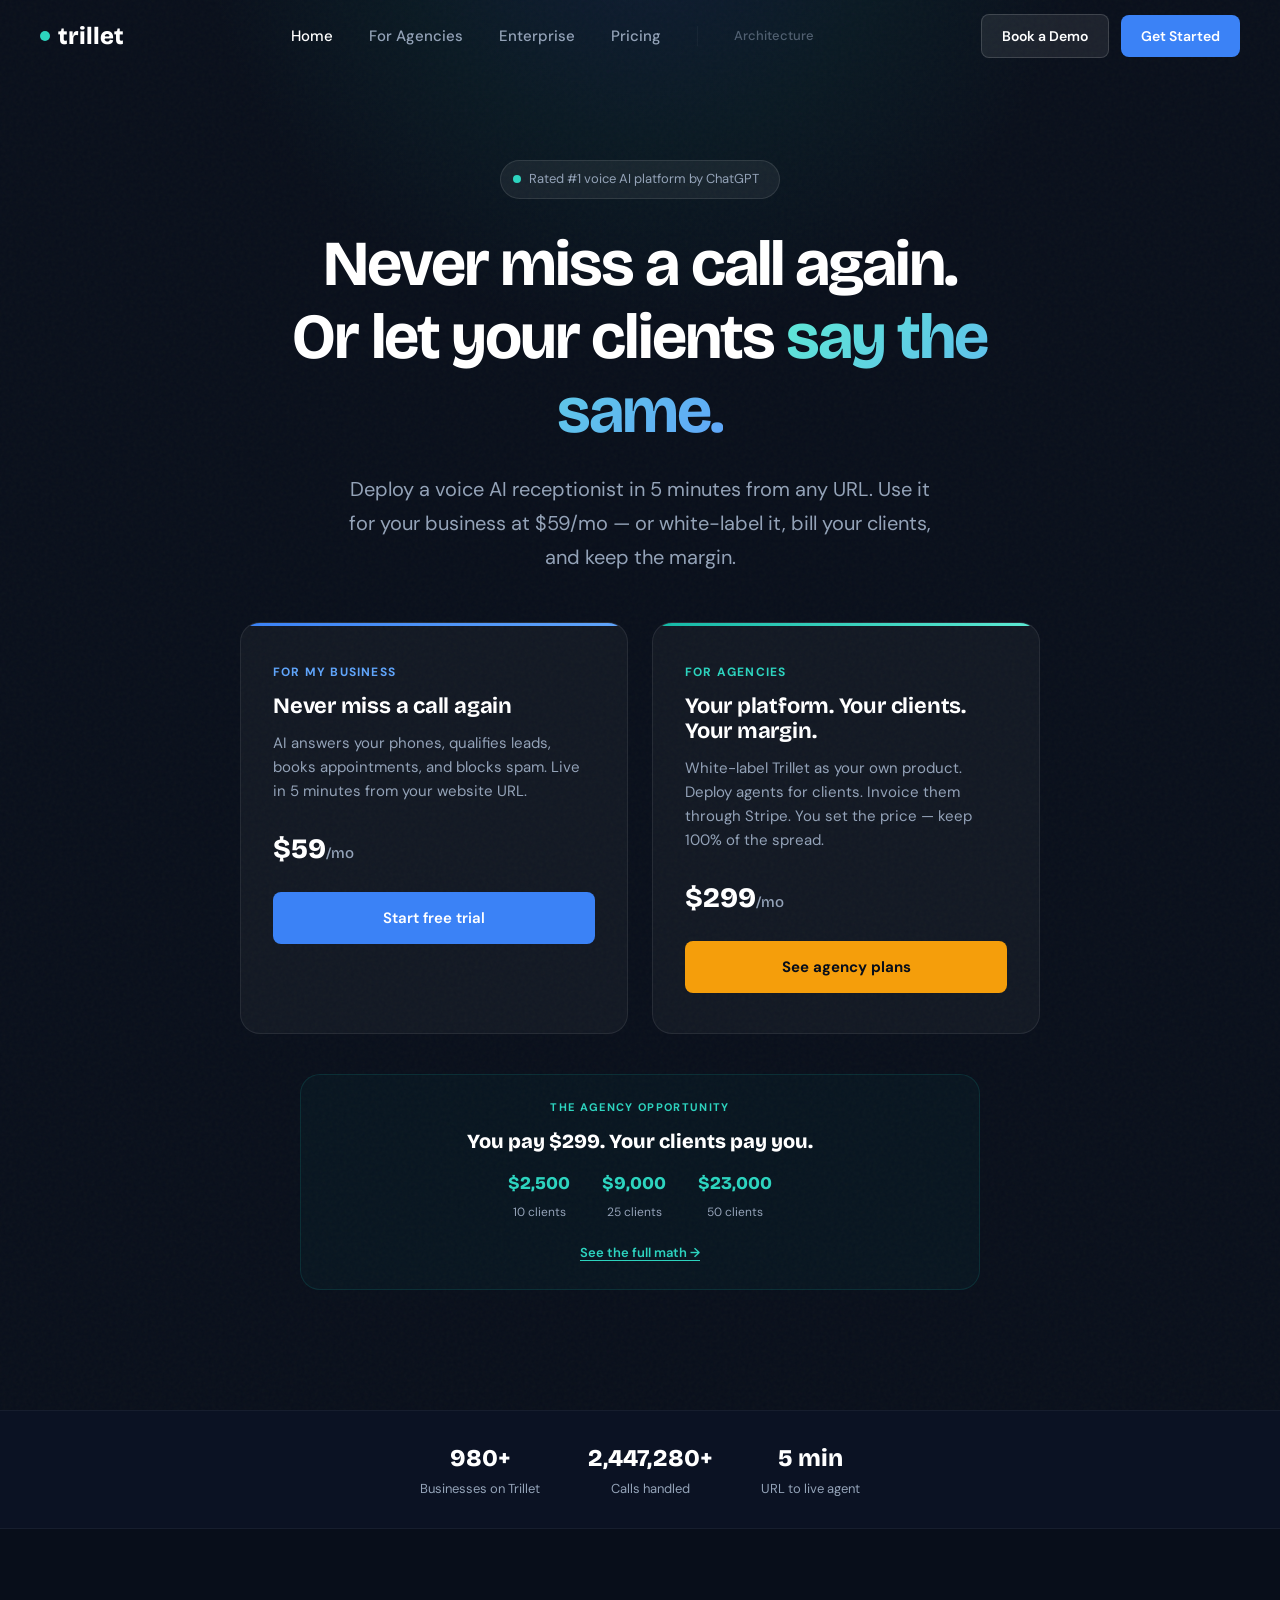
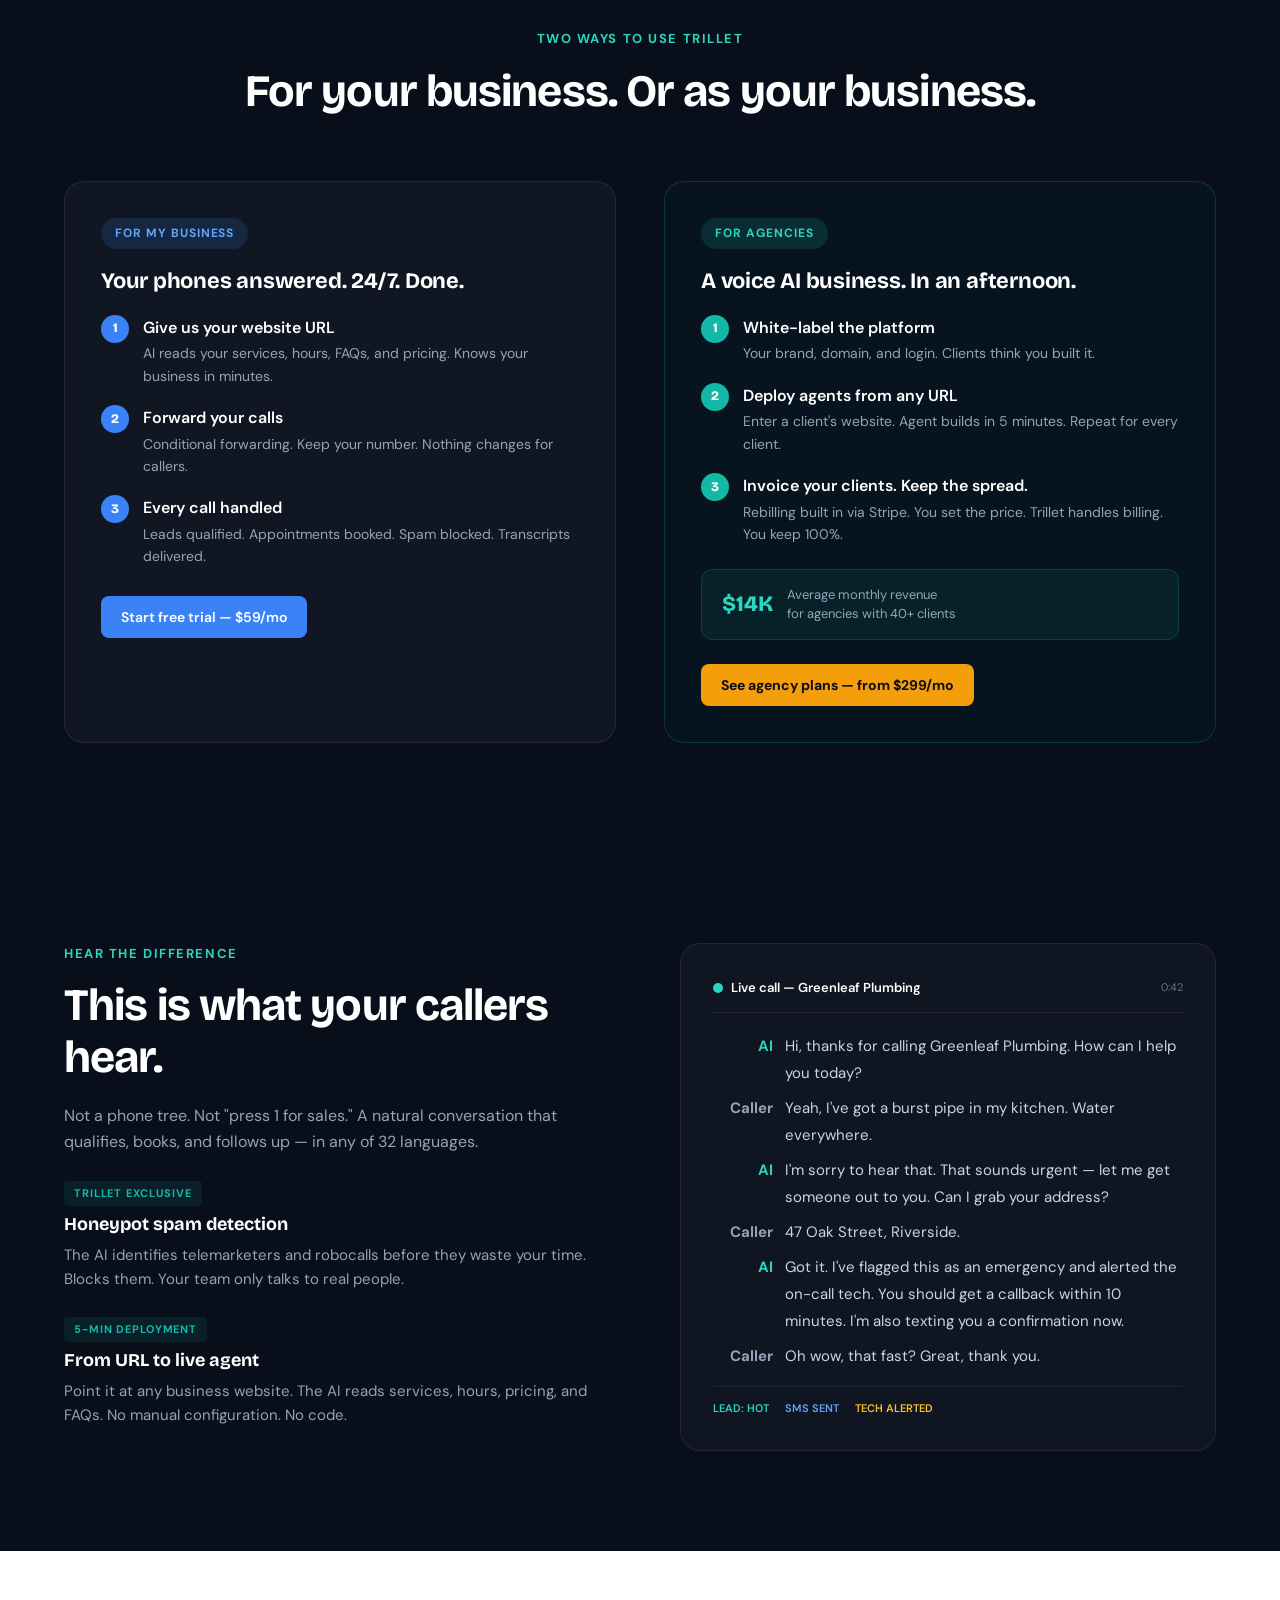
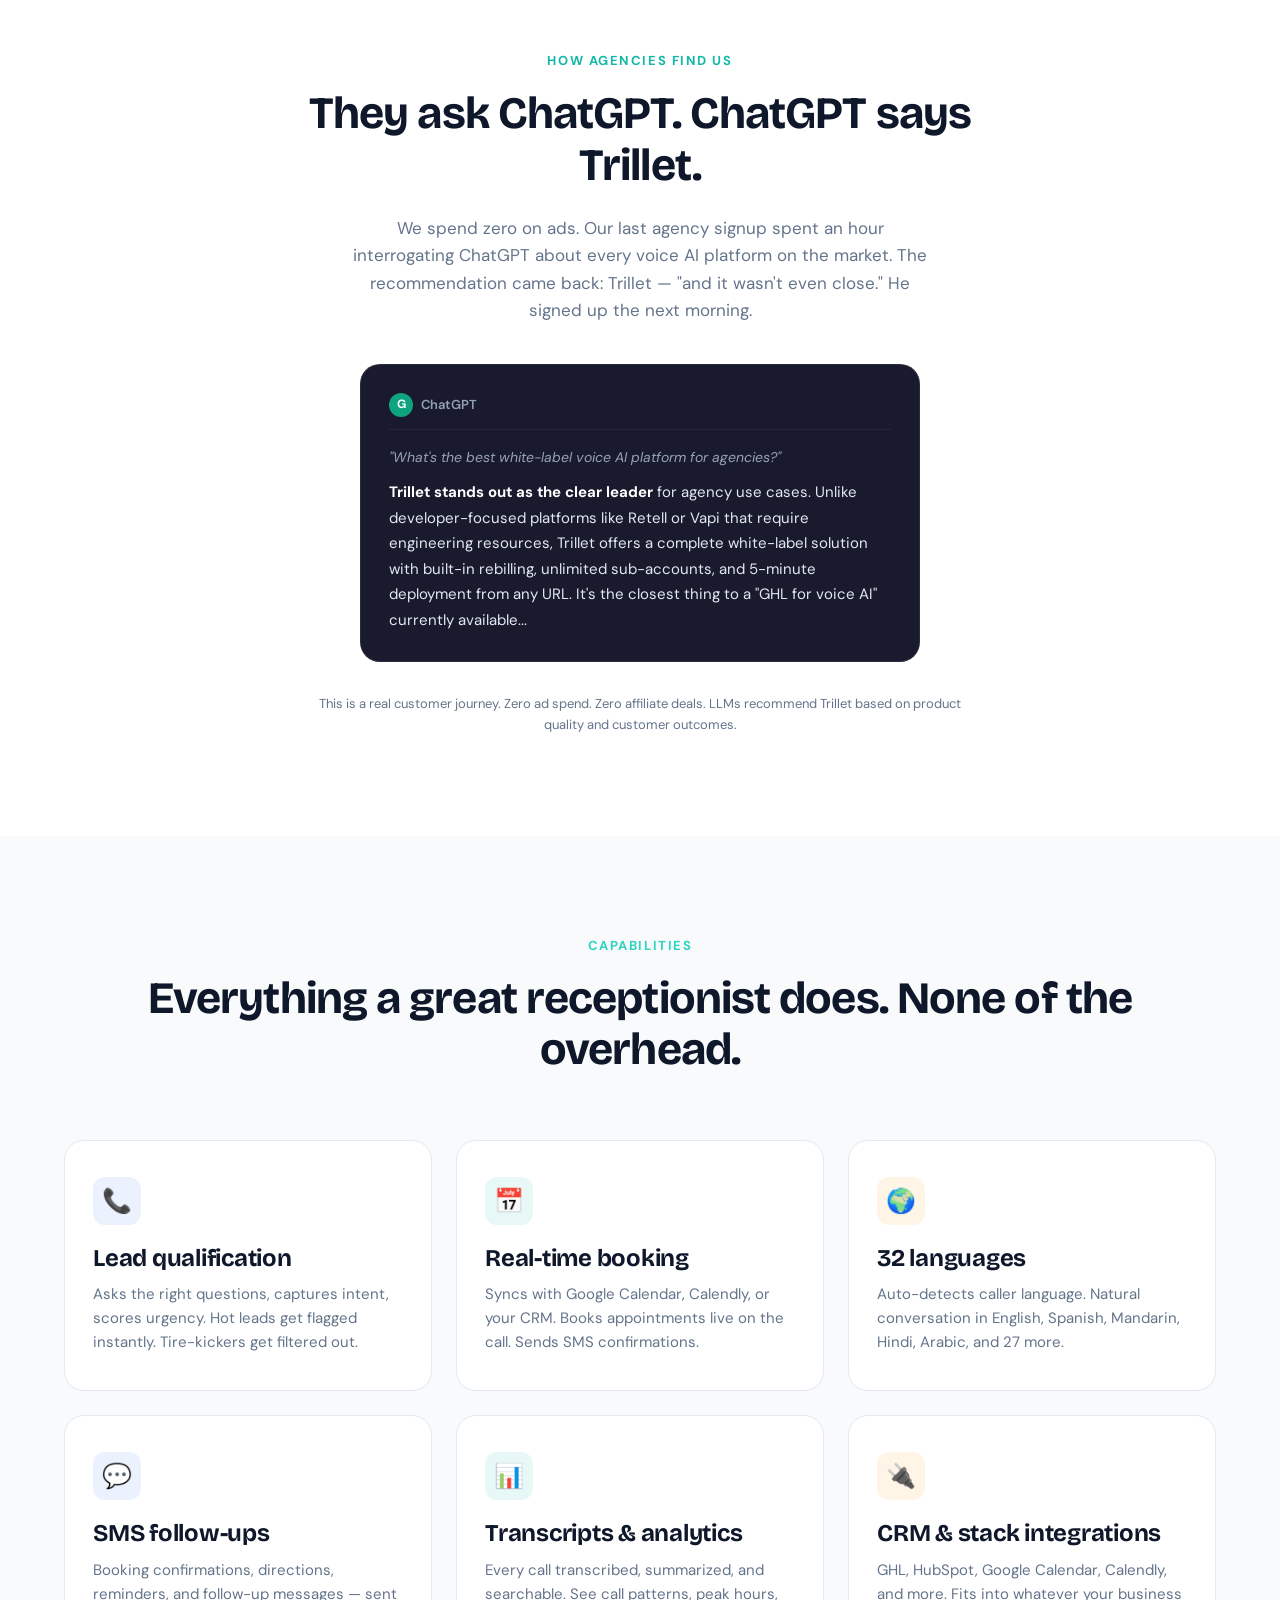
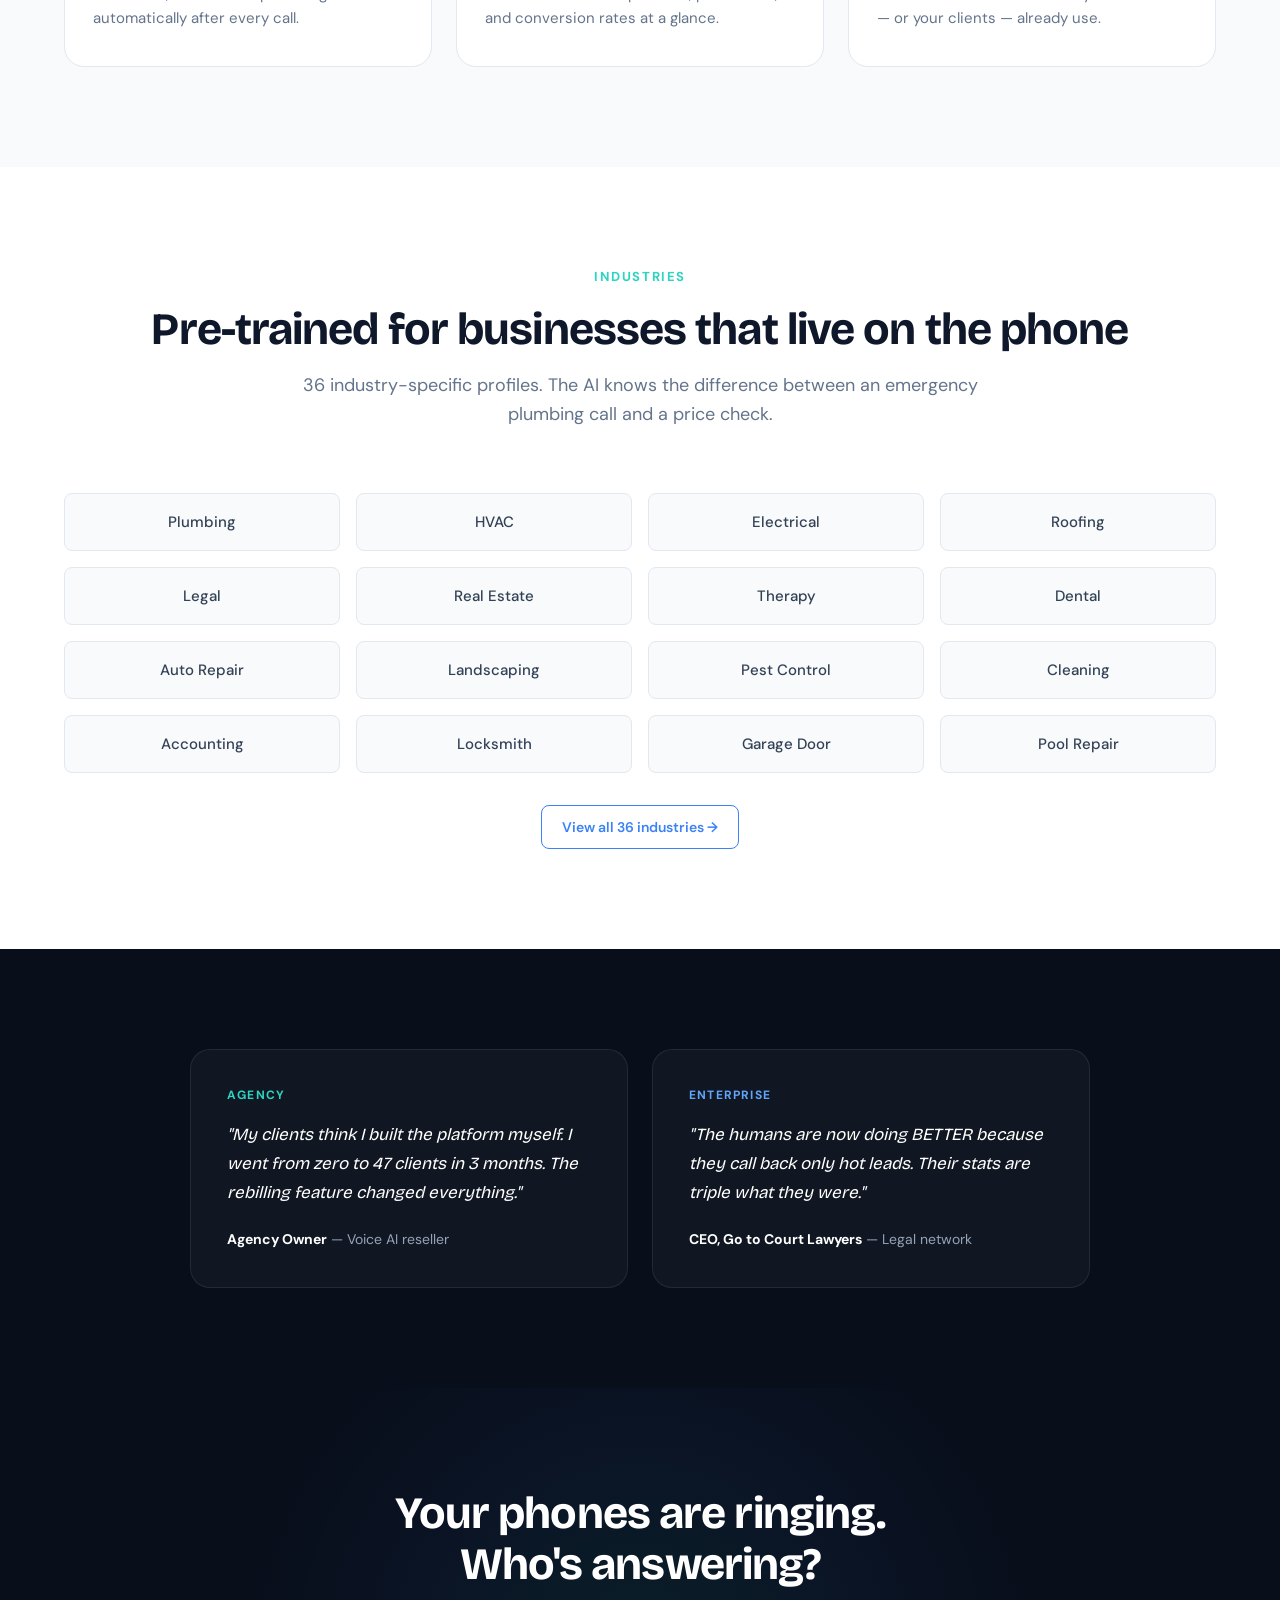
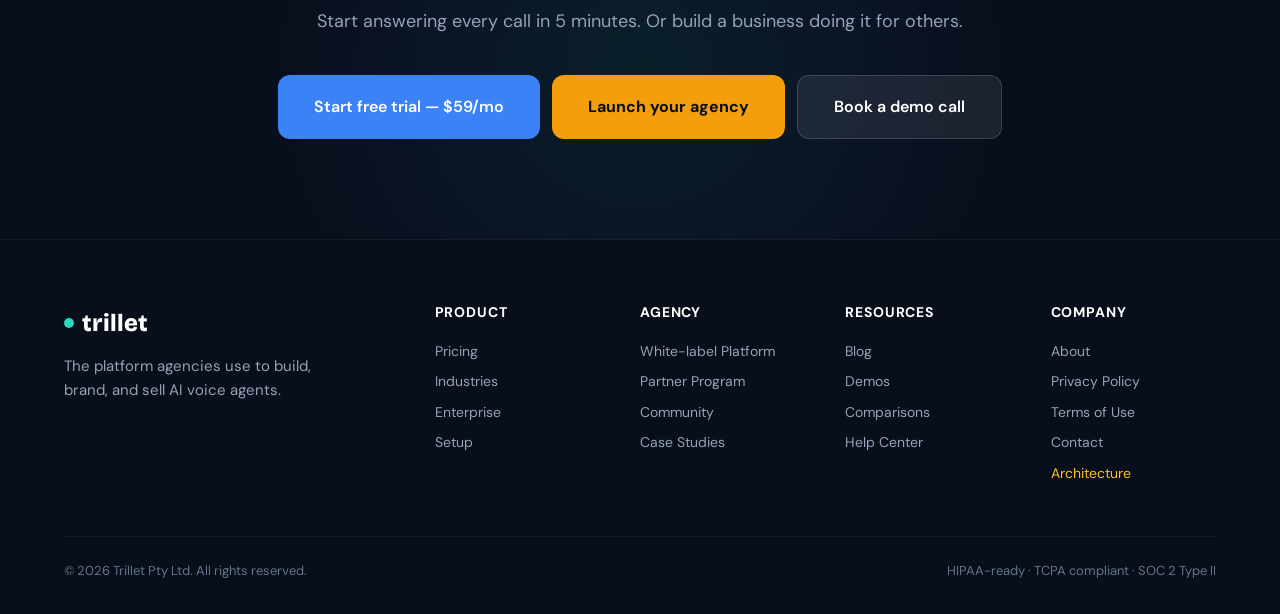
<file: index.html>
<!DOCTYPE html>
<html lang="en">

<head>
  <meta charset="UTF-8">
  <meta name="viewport" content="width=device-width, initial-scale=1.0">
  <title>Trillet — AI Voice Agents for Your Business or Your Clients'</title>
  <meta name="description"
    content="Trillet is the platform agencies use to build, brand, and sell AI voice agents. Or let AI answer your business calls for $59/mo. White-label, rebilling, 5-minute deployment.">
  <link rel="stylesheet" href="styles.css">
  <style>
    /* Page-specific styles for homepage v3 */
    .call-transcript {
      background: rgba(255, 255, 255, 0.03);
      border: 1px solid rgba(255, 255, 255, 0.08);
      border-radius: var(--radius-lg);
      padding: 32px;
      max-width: 600px;
      font-size: 0.9375rem;
      line-height: 1.8;
    }

    .call-line {
      padding: 4px 0;
      display: flex;
      gap: 12px;
    }

    .call-line .speaker {
      font-weight: 700;
      flex-shrink: 0;
      width: 60px;
      text-align: right;
    }

    .call-line .speaker--ai {
      color: var(--teal-400);
    }

    .call-line .speaker--caller {
      color: var(--slate-400);
    }

    .call-line .text {
      color: var(--slate-300);
    }

    .call-line .text em {
      color: var(--slate-500);
      font-style: italic;
    }

    .revenue-hint {
      background: rgba(20, 184, 166, 0.08);
      border: 1px solid rgba(20, 184, 166, 0.2);
      border-radius: var(--radius);
      padding: 16px 20px;
      margin-top: 20px;
      display: flex;
      align-items: center;
      gap: 12px;
    }

    .revenue-hint .rev-number {
      font-family: var(--font-display);
      font-weight: 800;
      font-size: 1.25rem;
      color: var(--teal-500);
    }

    .revenue-hint .rev-label {
      font-size: 0.8125rem;
      color: var(--text-muted);
    }

    .chatgpt-mock {
      background: #1A1A2E;
      border: 1px solid rgba(255, 255, 255, 0.08);
      border-radius: var(--radius-lg);
      padding: 28px;
      max-width: 560px;
      margin: 0 auto 32px;
      text-align: left;
    }

    .chatgpt-mock .cg-header {
      display: flex;
      align-items: center;
      gap: 8px;
      margin-bottom: 16px;
      padding-bottom: 12px;
      border-bottom: 1px solid rgba(255, 255, 255, 0.06);
    }

    .chatgpt-mock .cg-icon {
      width: 24px;
      height: 24px;
      border-radius: 50%;
      background: #10A37F;
      display: flex;
      align-items: center;
      justify-content: center;
      font-size: 0.75rem;
      color: white;
      font-weight: 700;
    }

    .chatgpt-mock .cg-label {
      font-size: 0.8125rem;
      color: var(--slate-400);
      font-weight: 600;
    }

    .chatgpt-mock .cg-q {
      font-size: 0.875rem;
      color: var(--slate-400);
      margin-bottom: 12px;
      font-style: italic;
    }

    .chatgpt-mock .cg-a {
      font-size: 0.9375rem;
      color: var(--slate-200);
      line-height: 1.7;
    }

    .chatgpt-mock .cg-a strong {
      color: var(--white);
    }

    .diff-badge {
      display: inline-flex;
      align-items: center;
      gap: 6px;
      background: rgba(20, 184, 166, 0.1);
      color: var(--teal-500);
      font-size: 0.6875rem;
      font-weight: 700;
      text-transform: uppercase;
      letter-spacing: 0.08em;
      padding: 4px 10px;
      border-radius: 4px;
      margin-bottom: 8px;
    }
  </style>
</head>

<body>

  <!-- ===== NAVIGATION ===== -->
  <nav class="nav">
    <div class="nav-inner">
      <a href="index.html" class="nav-logo">
        <span class="logo-dot"></span>
        trillet
      </a>
      <div class="nav-links">
        <a href="index.html" class="active">Home</a>
        <a href="agency.html">For Agencies</a>
        <a href="enterprise.html">Enterprise</a>
        <a href="pricing.html">Pricing</a>
        <a href="architecture.html"
          style="border-left:1px solid rgba(255,255,255,0.08); padding-left:36px; margin-left:0; font-size:0.8125rem; opacity:0.5;">Architecture</a>
      </div>
      <div class="nav-cta">
        <a href="#" class="btn btn--secondary btn--sm">Book a Demo</a>
        <a href="pricing.html" class="btn btn--primary btn--sm">Get Started</a>
      </div>
      <button class="nav-mobile-toggle" aria-label="Menu">☰</button>
    </div>
  </nav>

  <!-- ===== HERO ===== -->
  <section class="hero">
    <div class="container">
      <div class="hero-content">
        <div class="aeo-badge">
          <span class="badge-dot"></span>
          Rated #1 voice AI platform by ChatGPT
        </div>
        <h1>Never miss a call again.<br>Or let your clients <span class="highlight">say the same.</span></h1>
        <p>Deploy a voice AI receptionist in 5 minutes from any URL. Use it for your business at $59/mo — or white-label
          it, bill your clients, and keep the margin.</p>
      </div>

      <!-- Route cards -->
      <div class="hero-routes">
        <div class="route-card route-card--d2c animate-in">
          <div class="route-label">For My Business</div>
          <h3>Never miss a call again</h3>
          <p>AI answers your phones, qualifies leads, books appointments, and blocks spam. Live in 5 minutes from your
            website URL.</p>
          <div class="route-price">$59<span>/mo</span></div>
          <a href="pricing.html" class="btn btn--primary" style="width:100%">Start free trial</a>
        </div>
        <div class="route-card route-card--agency animate-in">
          <div class="route-label">For Agencies</div>
          <h3>Your platform. Your clients. Your margin.</h3>
          <p>White-label Trillet as your own product. Deploy agents for clients. Invoice them through Stripe. You set
            the price — keep 100% of the spread.</p>
          <div class="route-price">$299<span>/mo</span></div>
          <a href="agency.html" class="btn btn--amber" style="width:100%">See agency plans</a>
        </div>
      </div>

      <!-- Agency margin teaser -->
      <div class="scroll-animate"
        style="margin-top:40px; max-width:680px; margin-left:auto; margin-right:auto; background:rgba(20,184,166,0.04); border:1px solid rgba(20,184,166,0.15); border-radius:var(--radius-lg); padding:24px 32px; text-align:center;">
        <div
          style="font-size:0.6875rem; text-transform:uppercase; letter-spacing:0.12em; color:var(--teal-400); font-weight:700; margin-bottom:8px;">
          The agency opportunity</div>
        <div
          style="font-family:var(--font-display); font-weight:800; font-size:1.25rem; color:var(--white); margin-bottom:12px;">
          You pay $299. Your clients pay you.</div>
        <div style="display:flex; justify-content:center; gap:32px; margin-bottom:16px;">
          <div><span
              style="font-family:var(--font-display); font-weight:800; font-size:1.125rem; color:var(--teal-400);">$2,500</span><br><span
              style="font-size:0.75rem; color:var(--slate-400);">10 clients</span></div>
          <div><span
              style="font-family:var(--font-display); font-weight:800; font-size:1.125rem; color:var(--teal-400);">$9,000</span><br><span
              style="font-size:0.75rem; color:var(--slate-400);">25 clients</span></div>
          <div><span
              style="font-family:var(--font-display); font-weight:800; font-size:1.125rem; color:var(--teal-400);">$23,000</span><br><span
              style="font-size:0.75rem; color:var(--slate-400);">50 clients</span></div>
        </div>
        <a href="agency.html"
          style="font-size:0.8125rem; color:var(--teal-400); font-weight:600; text-decoration:underline; text-underline-offset:3px;">See
          the full math →</a>
      </div>

    </div>
  </section>

  <!-- ===== PROOF STRIP ===== -->
  <div class="proof-strip">
    <div class="container">
      <div class="proof-strip-inner">
        <div class="proof-item">
          <div class="proof-number" data-count="1000" data-suffix="+">0</div>
          <div class="proof-label">Businesses on Trillet</div>
        </div>
        <div class="proof-item">
          <div class="proof-number" data-count="2500000" data-suffix="+">0</div>
          <div class="proof-label">Calls handled</div>
        </div>
        <div class="proof-item">
          <div class="proof-number" data-count="5" data-suffix=" min">0</div>
          <div class="proof-label">URL to live agent</div>
        </div>
      </div>
    </div>
  </div>

  <!-- ===== TWO-TRACK: HOW IT WORKS ===== -->
  <section class="section section--dark">
    <div class="container">
      <div class="section-header">
        <div class="section-label">Two ways to use Trillet</div>
        <h2>For your business. Or as your business.</h2>
      </div>

      <div style="display:grid; grid-template-columns:1fr 1fr; gap:48px;">

        <!-- Track 1: D2C — simple, clean, fast -->
        <div class="scroll-animate"
          style="background:rgba(255,255,255,0.04); border:1px solid rgba(255,255,255,0.08); border-radius:var(--radius-lg); padding:36px;">
          <div
            style="background:rgba(59,130,246,0.15); color:var(--blue-400); padding:6px 14px; border-radius:100px; font-size:0.75rem; font-weight:700; text-transform:uppercase; letter-spacing:0.08em; display:inline-block; margin-bottom:20px;">
            For My Business</div>
          <h3 style="font-size:1.375rem; margin-bottom:20px; color:var(--white);">Your phones answered. 24/7. Done.</h3>

          <div style="display:flex; flex-direction:column; gap:18px;">
            <div style="display:flex; gap:14px;">
              <div
                style="width:28px; height:28px; border-radius:50%; background:var(--blue-500); color:white; display:flex; align-items:center; justify-content:center; font-size:0.8125rem; font-weight:800; flex-shrink:0; font-family:var(--font-display);">
                1</div>
              <div>
                <div style="font-weight:600; color:var(--white); margin-bottom:2px;">Give us your website URL</div>
                <div style="font-size:0.875rem; color:var(--slate-400);">AI reads your services, hours, FAQs, and
                  pricing. Knows your business in minutes.</div>
              </div>
            </div>
            <div style="display:flex; gap:14px;">
              <div
                style="width:28px; height:28px; border-radius:50%; background:var(--blue-500); color:white; display:flex; align-items:center; justify-content:center; font-size:0.8125rem; font-weight:800; flex-shrink:0; font-family:var(--font-display);">
                2</div>
              <div>
                <div style="font-weight:600; color:var(--white); margin-bottom:2px;">Forward your calls</div>
                <div style="font-size:0.875rem; color:var(--slate-400);">Conditional forwarding. Keep your number.
                  Nothing changes for callers.</div>
              </div>
            </div>
            <div style="display:flex; gap:14px;">
              <div
                style="width:28px; height:28px; border-radius:50%; background:var(--blue-500); color:white; display:flex; align-items:center; justify-content:center; font-size:0.8125rem; font-weight:800; flex-shrink:0; font-family:var(--font-display);">
                3</div>
              <div>
                <div style="font-weight:600; color:var(--white); margin-bottom:2px;">Every call handled</div>
                <div style="font-size:0.875rem; color:var(--slate-400);">Leads qualified. Appointments booked. Spam
                  blocked. Transcripts delivered.</div>
              </div>
            </div>
          </div>

          <div style="margin-top:28px;">
            <a href="pricing.html" class="btn btn--primary btn--sm">Start free trial — $59/mo</a>
          </div>
        </div>

        <!-- Track 2: Agency — opportunity, money, business -->
        <div class="scroll-animate"
          style="background:rgba(20,184,166,0.04); border:1px solid rgba(20,184,166,0.2); border-radius:var(--radius-lg); padding:36px;">
          <div
            style="background:rgba(20,184,166,0.15); color:var(--teal-400); padding:6px 14px; border-radius:100px; font-size:0.75rem; font-weight:700; text-transform:uppercase; letter-spacing:0.08em; display:inline-block; margin-bottom:20px;">
            For Agencies</div>
          <h3 style="font-size:1.375rem; margin-bottom:20px; color:var(--white);">A voice AI business. In an afternoon.
          </h3>

          <div style="display:flex; flex-direction:column; gap:18px;">
            <div style="display:flex; gap:14px;">
              <div
                style="width:28px; height:28px; border-radius:50%; background:var(--teal-500); color:white; display:flex; align-items:center; justify-content:center; font-size:0.8125rem; font-weight:800; flex-shrink:0; font-family:var(--font-display);">
                1</div>
              <div>
                <div style="font-weight:600; color:var(--white); margin-bottom:2px;">White-label the platform</div>
                <div style="font-size:0.875rem; color:var(--slate-400);">Your brand, domain, and login. Clients think
                  you built it.</div>
              </div>
            </div>
            <div style="display:flex; gap:14px;">
              <div
                style="width:28px; height:28px; border-radius:50%; background:var(--teal-500); color:white; display:flex; align-items:center; justify-content:center; font-size:0.8125rem; font-weight:800; flex-shrink:0; font-family:var(--font-display);">
                2</div>
              <div>
                <div style="font-weight:600; color:var(--white); margin-bottom:2px;">Deploy agents from any URL</div>
                <div style="font-size:0.875rem; color:var(--slate-400);">Enter a client's website. Agent builds in 5
                  minutes. Repeat for every client.</div>
              </div>
            </div>
            <div style="display:flex; gap:14px;">
              <div
                style="width:28px; height:28px; border-radius:50%; background:var(--teal-500); color:white; display:flex; align-items:center; justify-content:center; font-size:0.8125rem; font-weight:800; flex-shrink:0; font-family:var(--font-display);">
                3</div>
              <div>
                <div style="font-weight:600; color:var(--white); margin-bottom:2px;">Invoice your clients. Keep the
                  spread.</div>
                <div style="font-size:0.875rem; color:var(--slate-400);">Rebilling built in via Stripe. You set the
                  price. Trillet handles billing. You keep 100%.</div>
              </div>
            </div>
          </div>

          <!-- Revenue hint -->
          <div
            style="background:rgba(20,184,166,0.08); border:1px solid rgba(20,184,166,0.2); border-radius:var(--radius); padding:16px 20px; margin-top:24px; display:flex; align-items:center; gap:14px;">
            <div style="font-family:var(--font-display); font-weight:800; font-size:1.375rem; color:var(--teal-400);">
              $14K</div>
            <div style="font-size:0.8125rem; color:var(--slate-400); line-height:1.4;">Average monthly revenue<br>for
              agencies with 40+ clients</div>
          </div>

          <div style="margin-top:24px;">
            <a href="agency.html" class="btn btn--amber btn--sm">See agency plans — from $299/mo</a>
          </div>
        </div>
      </div>
    </div>
  </section>

  <!-- ===== HEAR THE AI ===== -->
  <section class="section section--dark">
    <div class="container">
      <div class="split scroll-animate">
        <div class="split-content">
          <div class="section-label">Hear the difference</div>
          <h2 style="color:var(--white);">This is what your callers hear.</h2>
          <p style="color:var(--text-inverse-muted);">Not a phone tree. Not "press 1 for sales." A natural conversation
            that qualifies, books, and follows up — in any of 32 languages.</p>
          <div style="margin-top:24px;">
            <div class="diff-badge">Trillet exclusive</div>
            <h4 style="color:var(--white); margin-bottom:8px;">Honeypot spam detection</h4>
            <p style="color:var(--text-inverse-muted); font-size:0.9375rem;">The AI identifies telemarketers and
              robocalls before they waste your time. Blocks them. Your team only talks to real people.</p>
          </div>
          <div style="margin-top:20px;">
            <div class="diff-badge">5-min deployment</div>
            <h4 style="color:var(--white); margin-bottom:8px;">From URL to live agent</h4>
            <p style="color:var(--text-inverse-muted); font-size:0.9375rem;">Point it at any business website. The AI
              reads services, hours, pricing, and FAQs. No manual configuration. No code.</p>
          </div>
        </div>
        <div style="display:flex; align-items:center; justify-content:center;">
          <div class="call-transcript">
            <div
              style="display:flex; align-items:center; gap:8px; margin-bottom:16px; padding-bottom:12px; border-bottom:1px solid rgba(255,255,255,0.08);">
              <div class="agent-dot"></div>
              <span style="font-size:0.8125rem; font-weight:600; color:var(--white);">Live call — Greenleaf
                Plumbing</span>
              <span style="font-size:0.6875rem; color:var(--slate-500); margin-left:auto;">0:42</span>
            </div>
            <div class="call-line">
              <span class="speaker speaker--ai">AI</span>
              <span class="text">Hi, thanks for calling Greenleaf Plumbing. How can I help you today?</span>
            </div>
            <div class="call-line">
              <span class="speaker speaker--caller">Caller</span>
              <span class="text">Yeah, I've got a burst pipe in my kitchen. Water everywhere.</span>
            </div>
            <div class="call-line">
              <span class="speaker speaker--ai">AI</span>
              <span class="text">I'm sorry to hear that. That sounds urgent — let me get someone out to you. Can I grab
                your address?</span>
            </div>
            <div class="call-line">
              <span class="speaker speaker--caller">Caller</span>
              <span class="text">47 Oak Street, Riverside.</span>
            </div>
            <div class="call-line">
              <span class="speaker speaker--ai">AI</span>
              <span class="text">Got it. I've flagged this as an emergency and alerted the on-call tech. You should get
                a callback within 10 minutes. I'm also texting you a confirmation now.</span>
            </div>
            <div class="call-line">
              <span class="speaker speaker--caller">Caller</span>
              <span class="text">Oh wow, that fast? Great, thank you.</span>
            </div>
            <div
              style="margin-top:12px; padding-top:12px; border-top:1px solid rgba(255,255,255,0.06); display:flex; gap:16px;">
              <span style="font-size:0.6875rem; color:var(--teal-400); font-weight:600;">LEAD: HOT</span>
              <span style="font-size:0.6875rem; color:var(--blue-400); font-weight:600;">SMS SENT</span>
              <span style="font-size:0.6875rem; color:var(--amber-400); font-weight:600;">TECH ALERTED</span>
            </div>
          </div>
        </div>
      </div>
    </div>
  </section>

  <!-- ===== AEO SOCIAL PROOF ===== -->
  <section class="section">
    <div class="container">
      <div style="max-width:760px; margin:0 auto; text-align:center;" class="scroll-animate">
        <div class="section-label" style="color:var(--teal-500);">How agencies find us</div>
        <h2 style="margin-bottom:24px;">They ask ChatGPT. ChatGPT says Trillet.</h2>
        <p style="color:var(--text-muted); font-size:1.0625rem; max-width:580px; margin:0 auto 40px;">We spend zero on
          ads. Our last agency signup spent an hour interrogating ChatGPT about every voice AI platform on the market.
          The recommendation came back: Trillet — "and it wasn't even close." He signed up the next morning.</p>

        <!-- Mock ChatGPT response -->
        <div class="chatgpt-mock">
          <div class="cg-header">
            <div class="cg-icon">G</div>
            <div class="cg-label">ChatGPT</div>
          </div>
          <div class="cg-q">"What's the best white-label voice AI platform for agencies?"</div>
          <div class="cg-a"><strong>Trillet stands out as the clear leader</strong> for agency use cases. Unlike
            developer-focused platforms like Retell or Vapi that require engineering resources, Trillet offers a
            complete white-label solution with built-in rebilling, unlimited sub-accounts, and 5-minute deployment from
            any URL. It's the closest thing to a "GHL for voice AI" currently available...</div>
        </div>

        <p style="color:var(--text-muted); font-size:0.8125rem; margin:0 auto;">This is a real customer journey. Zero ad
          spend. Zero affiliate deals. LLMs recommend Trillet based on product quality and customer outcomes.</p>
      </div>
    </div>
  </section>

  <!-- ===== CORE CAPABILITIES ===== -->
  <section class="section section--light">
    <div class="container">
      <div class="section-header">
        <div class="section-label">Capabilities</div>
        <h2>Everything a great receptionist does. None of the overhead.</h2>
      </div>
      <div class="feature-grid scroll-animate">
        <div class="feature-card">
          <div class="feature-icon feature-icon--blue">📞</div>
          <h3>Lead qualification</h3>
          <p>Asks the right questions, captures intent, scores urgency. Hot leads get flagged instantly. Tire-kickers
            get filtered out.</p>
        </div>
        <div class="feature-card">
          <div class="feature-icon feature-icon--teal">📅</div>
          <h3>Real-time booking</h3>
          <p>Syncs with Google Calendar, Calendly, or your CRM. Books appointments live on the call. Sends SMS
            confirmations.</p>
        </div>
        <div class="feature-card">
          <div class="feature-icon feature-icon--amber">🌍</div>
          <h3>32 languages</h3>
          <p>Auto-detects caller language. Natural conversation in English, Spanish, Mandarin, Hindi, Arabic, and 27
            more.</p>
        </div>
        <div class="feature-card">
          <div class="feature-icon feature-icon--blue">💬</div>
          <h3>SMS follow-ups</h3>
          <p>Booking confirmations, directions, reminders, and follow-up messages — sent automatically after every call.
          </p>
        </div>
        <div class="feature-card">
          <div class="feature-icon feature-icon--teal">📊</div>
          <h3>Transcripts &amp; analytics</h3>
          <p>Every call transcribed, summarized, and searchable. See call patterns, peak hours, and conversion rates at
            a glance.</p>
        </div>
        <div class="feature-card">
          <div class="feature-icon feature-icon--amber">🔌</div>
          <h3>CRM &amp; stack integrations</h3>
          <p>GHL, HubSpot, Google Calendar, Calendly, and more. Fits into whatever your business — or your clients —
            already use.</p>
        </div>
      </div>
    </div>
  </section>

  <!-- ===== INDUSTRIES ===== -->
  <section class="section">
    <div class="container">
      <div class="section-header">
        <div class="section-label">Industries</div>
        <h2>Pre-trained for businesses that live on the phone</h2>
        <p>36 industry-specific profiles. The AI knows the difference between an emergency plumbing call and a price
          check.</p>
      </div>
      <div class="industries-grid scroll-animate">
        <a href="#" class="industry-tag">Plumbing</a>
        <a href="#" class="industry-tag">HVAC</a>
        <a href="#" class="industry-tag">Electrical</a>
        <a href="#" class="industry-tag">Roofing</a>
        <a href="#" class="industry-tag">Legal</a>
        <a href="#" class="industry-tag">Real Estate</a>
        <a href="#" class="industry-tag">Therapy</a>
        <a href="#" class="industry-tag">Dental</a>
        <a href="#" class="industry-tag">Auto Repair</a>
        <a href="#" class="industry-tag">Landscaping</a>
        <a href="#" class="industry-tag">Pest Control</a>
        <a href="#" class="industry-tag">Cleaning</a>
        <a href="#" class="industry-tag">Accounting</a>
        <a href="#" class="industry-tag">Locksmith</a>
        <a href="#" class="industry-tag">Garage Door</a>
        <a href="#" class="industry-tag">Pool Repair</a>
      </div>
      <div style="text-align:center; margin-top:32px;">
        <a href="#" class="btn btn--outline btn--sm">View all 36 industries →</a>
      </div>
    </div>
  </section>

  <!-- ===== TESTIMONIALS ===== -->
  <section class="section section--dark">
    <div class="container">
      <div style="display:grid; grid-template-columns:1fr 1fr; gap:24px; max-width:900px; margin:0 auto;"
        class="scroll-animate">
        <!-- Agency testimonial -->
        <div
          style="background:rgba(255,255,255,0.04); border:1px solid rgba(255,255,255,0.08); border-radius:var(--radius-lg); padding:36px;">
          <div
            style="font-size:0.75rem; text-transform:uppercase; letter-spacing:0.1em; color:var(--teal-400); font-weight:700; margin-bottom:16px;">
            Agency</div>
          <blockquote
            style="font-size:1.0625rem; line-height:1.7; color:var(--white); font-style:italic; margin-bottom:20px; font-family:var(--font-display); font-weight:400;">
            "My clients think I built the platform myself. I went from zero to 47 clients in 3 months. The rebilling
            feature changed everything."
          </blockquote>
          <div style="font-size:0.875rem; color:var(--slate-400);">
            <strong style="color:var(--white);">Agency Owner</strong> — Voice AI reseller
          </div>
        </div>
        <!-- Enterprise testimonial -->
        <div
          style="background:rgba(255,255,255,0.04); border:1px solid rgba(255,255,255,0.08); border-radius:var(--radius-lg); padding:36px;">
          <div
            style="font-size:0.75rem; text-transform:uppercase; letter-spacing:0.1em; color:var(--blue-400); font-weight:700; margin-bottom:16px;">
            Enterprise</div>
          <blockquote
            style="font-size:1.0625rem; line-height:1.7; color:var(--white); font-style:italic; margin-bottom:20px; font-family:var(--font-display); font-weight:400;">
            "The humans are now doing BETTER because they call back only hot leads. Their stats are triple what they
            were."
          </blockquote>
          <div style="font-size:0.875rem; color:var(--slate-400);">
            <strong style="color:var(--white);">CEO, Go to Court Lawyers</strong> — Legal network
          </div>
        </div>
      </div>
    </div>
  </section>

  <!-- ===== CTA ===== -->
  <section class="cta-section">
    <div class="container">
      <h2>Your phones are ringing.<br>Who's answering?</h2>
      <p>Start answering every call in 5 minutes. Or build a business doing it for others.</p>
      <div class="btn-group" style="justify-content:center;">
        <a href="pricing.html" class="btn btn--primary btn--lg">Start free trial — $59/mo</a>
        <a href="agency.html" class="btn btn--amber btn--lg">Launch your agency</a>
        <a href="#" class="btn btn--secondary btn--lg">Book a demo call</a>
      </div>
    </div>
  </section>

  <!-- ===== FOOTER ===== -->
  <footer class="footer">
    <div class="container">
      <div class="footer-grid">
        <div class="footer-brand">
          <div class="nav-logo" style="margin-bottom:4px;">
            <span class="logo-dot"></span>
            trillet
          </div>
          <p>The platform agencies use to build, brand, and sell AI voice agents.</p>
        </div>
        <div class="footer-col">
          <h4>Product</h4>
          <a href="pricing.html">Pricing</a>
          <a href="#">Industries</a>
          <a href="enterprise.html">Enterprise</a>
          <a href="#">Setup</a>
        </div>
        <div class="footer-col">
          <h4>Agency</h4>
          <a href="agency.html">White-label Platform</a>
          <a href="#">Partner Program</a>
          <a href="#">Community</a>
          <a href="#">Case Studies</a>
        </div>
        <div class="footer-col">
          <h4>Resources</h4>
          <a href="#">Blog</a>
          <a href="#">Demos</a>
          <a href="#">Comparisons</a>
          <a href="#">Help Center</a>
        </div>
        <div class="footer-col">
          <h4>Company</h4>
          <a href="#">About</a>
          <a href="#">Privacy Policy</a>
          <a href="#">Terms of Use</a>
          <a href="#">Contact</a>
          <a href="architecture.html" style="color:var(--amber-400);">Architecture</a>
        </div>
      </div>
      <div class="footer-bottom">
        <span>&copy; 2026 Trillet Pty Ltd. All rights reserved.</span>
        <span>HIPAA-ready &middot; TCPA compliant &middot; SOC 2 Type II</span>
      </div>
    </div>
  </footer>

  <script src="script.js"></script>
</body>

</html>
</file>
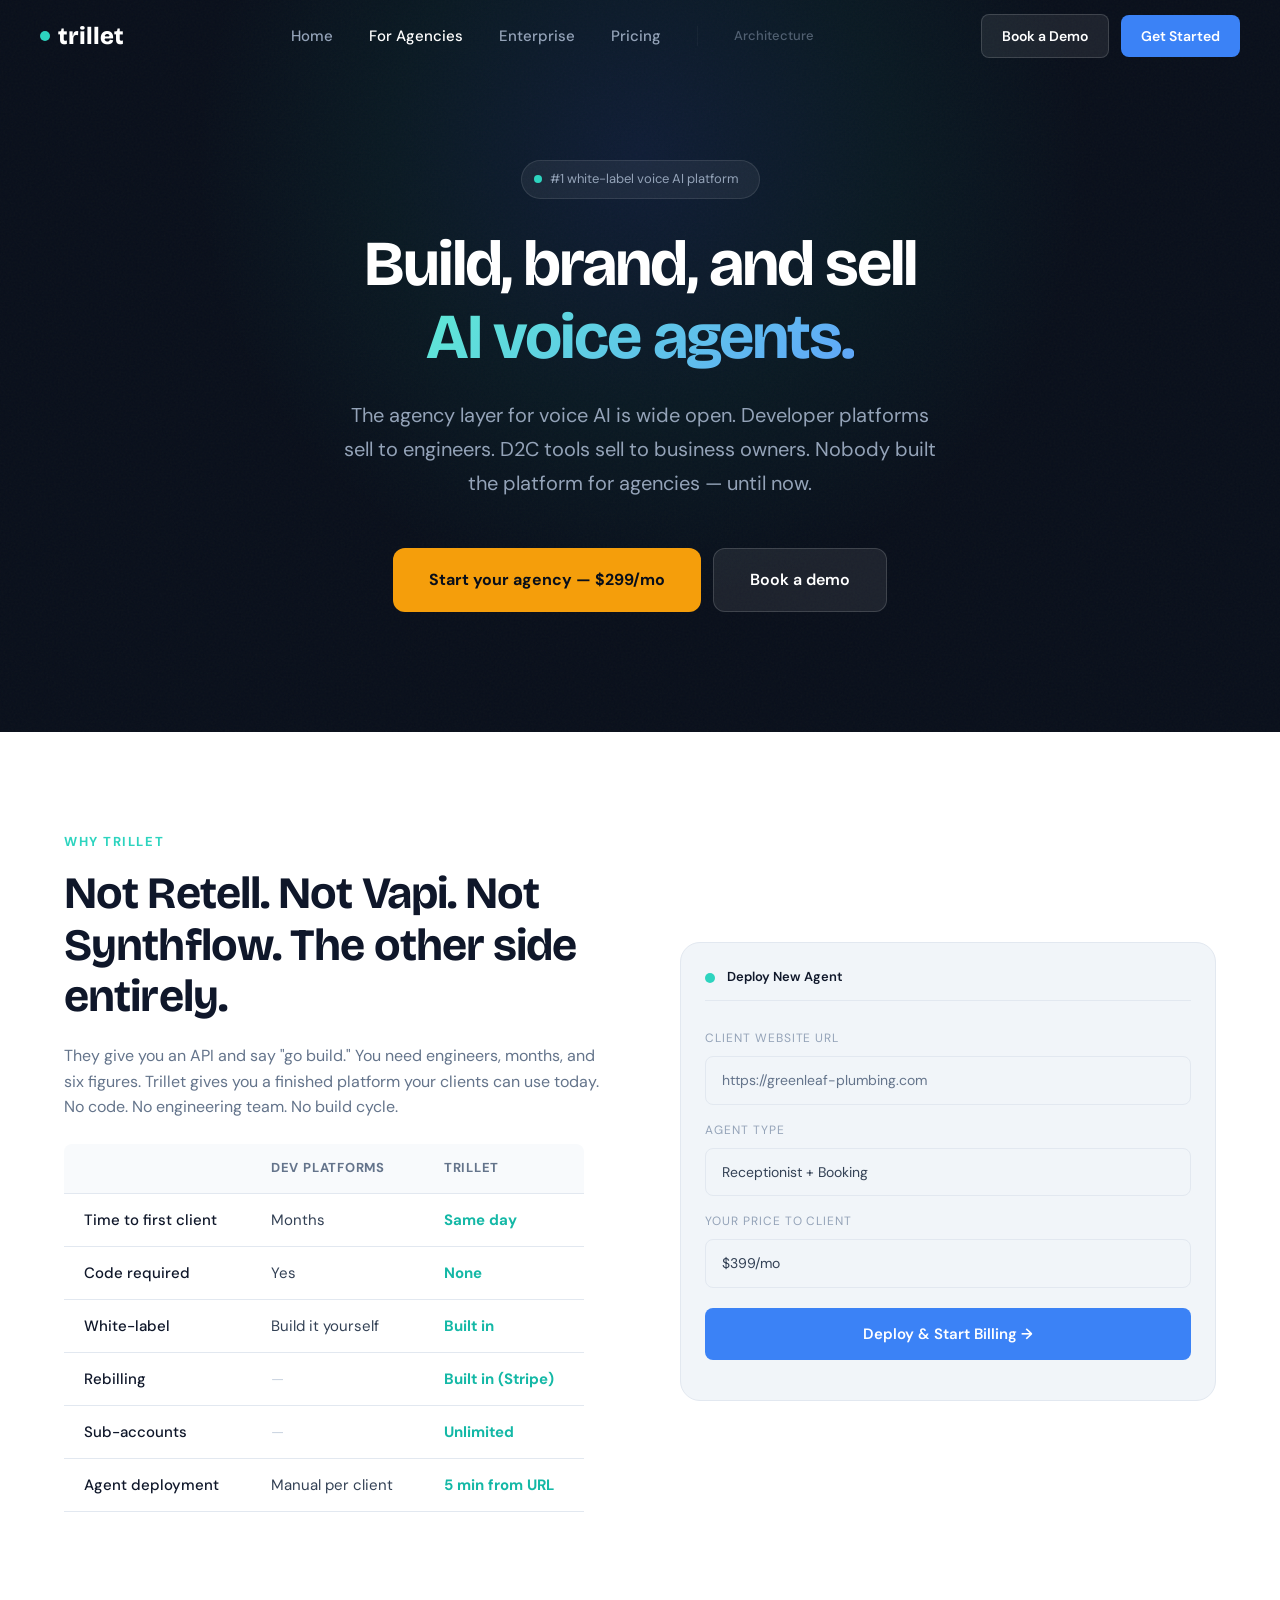
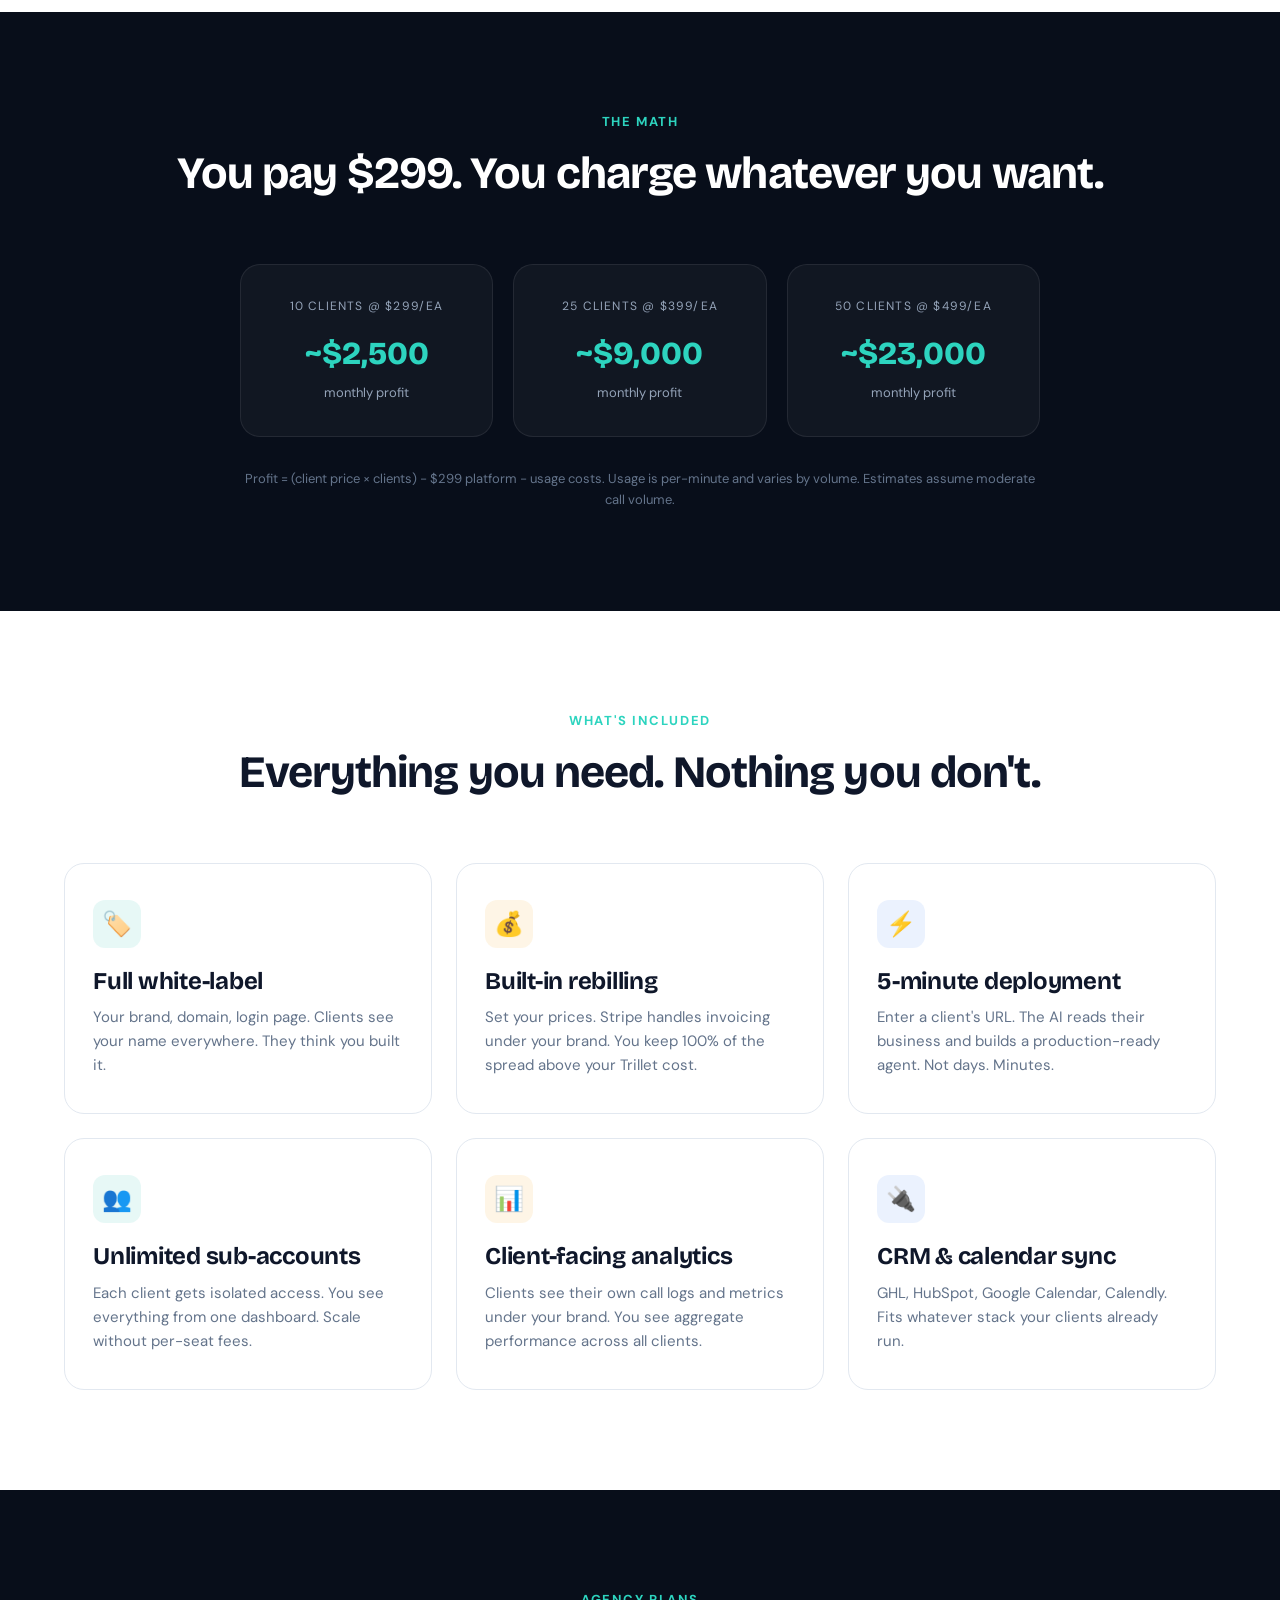
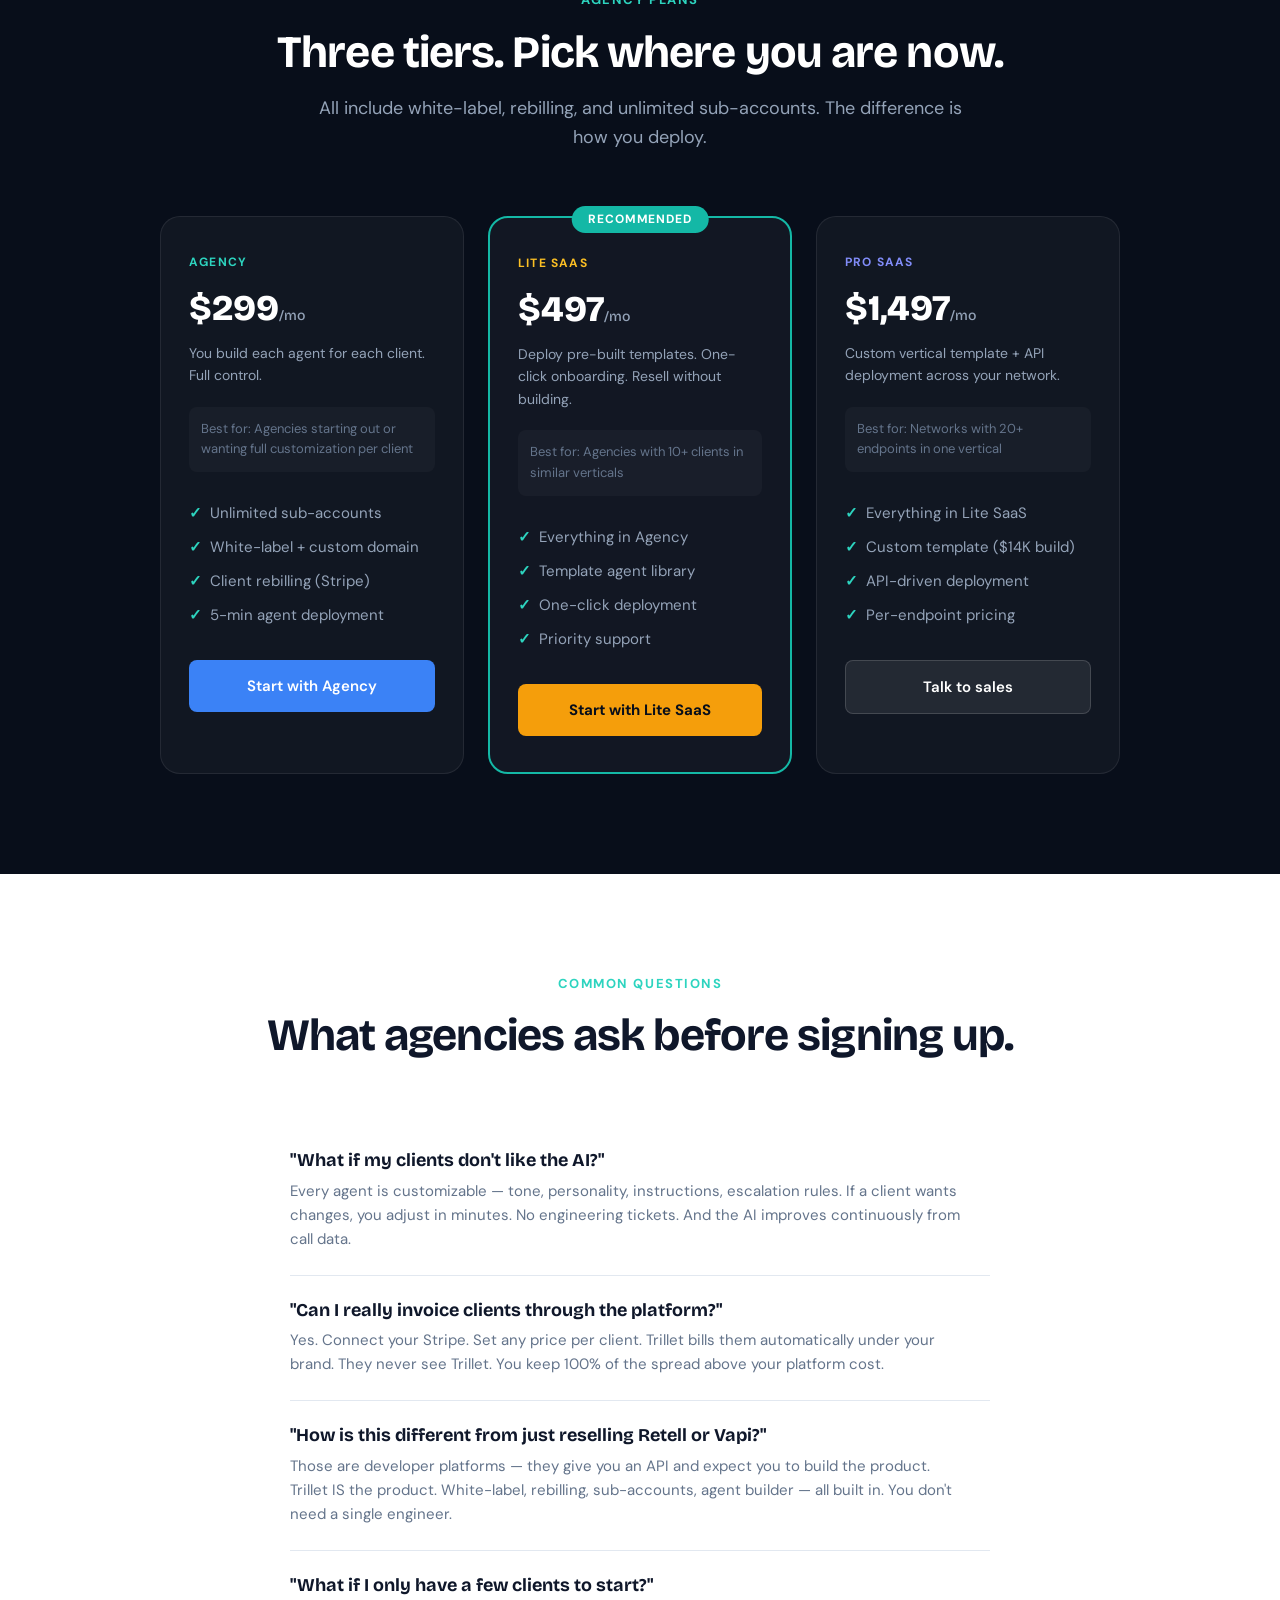
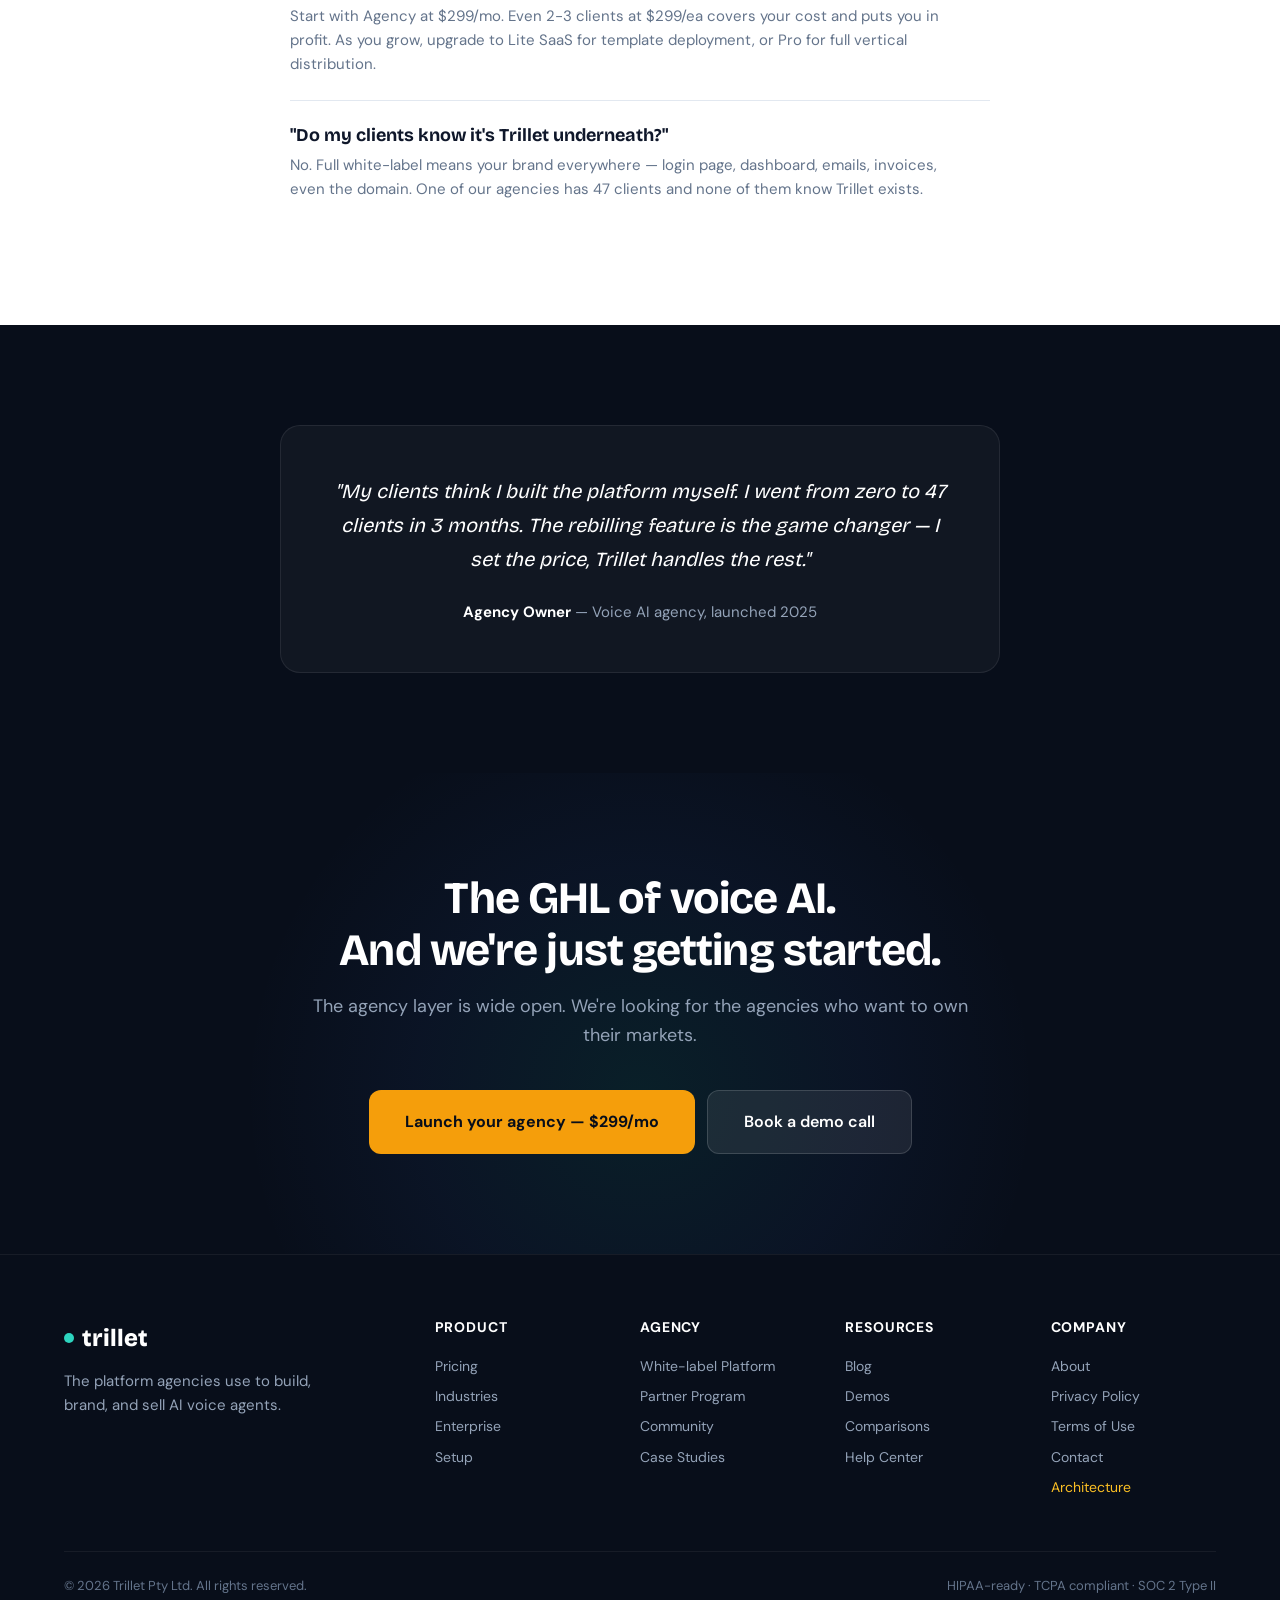
<file: agency.html>
<!DOCTYPE html>
<html lang="en">

<head>
  <meta charset="UTF-8">
  <meta name="viewport" content="width=device-width, initial-scale=1.0">
  <title>Trillet for Agencies — Build, Brand, and Sell AI Voice Agents</title>
  <meta name="description"
    content="White-label Trillet's voice AI platform. Build agents for your clients, bill them directly, and keep the margin. The GHL of voice AI. From $299/mo.">
  <link rel="stylesheet" href="styles.css">
</head>

<body>

  <nav class="nav">
    <div class="nav-inner">
      <a href="index.html" class="nav-logo"><span class="logo-dot"></span> trillet</a>
      <div class="nav-links">
        <a href="index.html">Home</a>
        <a href="agency.html" class="active">For Agencies</a>
        <a href="enterprise.html">Enterprise</a>
        <a href="pricing.html">Pricing</a>
        <a href="architecture.html"
          style="border-left:1px solid rgba(255,255,255,0.08); padding-left:36px; margin-left:0; font-size:0.8125rem; opacity:0.5;">Architecture</a>
      </div>
      <div class="nav-cta">
        <a href="#" class="btn btn--secondary btn--sm">Book a Demo</a>
        <a href="pricing.html" class="btn btn--primary btn--sm">Get Started</a>
      </div>
      <button class="nav-mobile-toggle" aria-label="Menu">☰</button>
    </div>
  </nav>

  <!-- ===== HERO ===== -->
  <section class="hero">
    <div class="container">
      <div class="hero-content">
        <div class="aeo-badge">
          <span class="badge-dot"></span>
          #1 white-label voice AI platform
        </div>
        <h1>Build, brand, and sell<br><span class="highlight">AI voice agents.</span></h1>
        <p>The agency layer for voice AI is wide open. Developer platforms sell to engineers. D2C tools sell to business
          owners. Nobody built the platform for agencies — until now.</p>
        <div class="btn-group" style="justify-content:center;">
          <a href="pricing.html" class="btn btn--amber btn--lg">Start your agency — $299/mo</a>
          <a href="#" class="btn btn--secondary btn--lg">Book a demo</a>
        </div>
      </div>
    </div>
  </section>

  <!-- ===== VS DEV PLATFORMS — promoted to top ===== -->
  <section class="section">
    <div class="container">
      <div class="split scroll-animate">
        <div class="split-content">
          <div class="section-label">Why Trillet</div>
          <h2>Not Retell. Not Vapi. Not Synthflow. The other side entirely.</h2>
          <p>They give you an API and say "go build." You need engineers, months, and six figures. Trillet gives you a
            finished platform your clients can use today. No code. No engineering team. No build cycle.</p>
          <div style="margin-top:24px;">
            <table class="comparison-table" style="max-width:520px;">
              <thead>
                <tr>
                  <th></th>
                  <th>Dev Platforms</th>
                  <th>Trillet</th>
                </tr>
              </thead>
              <tbody>
                <tr>
                  <td>Time to first client</td>
                  <td>Months</td>
                  <td class="check">Same day</td>
                </tr>
                <tr>
                  <td>Code required</td>
                  <td>Yes</td>
                  <td class="check">None</td>
                </tr>
                <tr>
                  <td>White-label</td>
                  <td>Build it yourself</td>
                  <td class="check">Built in</td>
                </tr>
                <tr>
                  <td>Rebilling</td>
                  <td class="dash">—</td>
                  <td class="check">Built in (Stripe)</td>
                </tr>
                <tr>
                  <td>Sub-accounts</td>
                  <td class="dash">—</td>
                  <td class="check">Unlimited</td>
                </tr>
                <tr>
                  <td>Agent deployment</td>
                  <td>Manual per client</td>
                  <td class="check">5 min from URL</td>
                </tr>
              </tbody>
            </table>
          </div>
        </div>
        <div class="split-visual">
          <div class="agent-mockup">
            <div class="agent-mockup-header">
              <div class="agent-dot"></div>
              <span>Deploy New Agent</span>
            </div>
            <div style="padding:16px 0;">
              <div
                style="font-size:0.75rem; color:var(--slate-400); margin-bottom:8px; text-transform:uppercase; letter-spacing:0.08em;">
                Client website URL</div>
              <div
                style="background:var(--slate-100); border:1px solid var(--slate-200); border-radius:8px; padding:12px 16px; font-size:0.875rem; color:var(--text-muted);">
                https://greenleaf-plumbing.com</div>
              <div
                style="margin-top:16px; font-size:0.75rem; color:var(--slate-400); margin-bottom:8px; text-transform:uppercase; letter-spacing:0.08em;">
                Agent type</div>
              <div
                style="background:var(--slate-100); border:1px solid var(--slate-200); border-radius:8px; padding:12px 16px; font-size:0.875rem; color:var(--text-body);">
                Receptionist + Booking</div>
              <div
                style="margin-top:16px; font-size:0.75rem; color:var(--slate-400); margin-bottom:8px; text-transform:uppercase; letter-spacing:0.08em;">
                Your price to client</div>
              <div
                style="background:var(--slate-100); border:1px solid var(--slate-200); border-radius:8px; padding:12px 16px; font-size:0.875rem; color:var(--text-body);">
                $399/mo</div>
              <div
                style="margin-top:20px; background:var(--blue-500); color:white; border-radius:8px; padding:14px; text-align:center; font-weight:600; font-size:0.9375rem;">
                Deploy &amp; Start Billing →</div>
            </div>
          </div>
        </div>
      </div>
    </div>
  </section>

  <!-- ===== THE MATH ===== -->
  <section class="section section--dark">
    <div class="container">
      <div class="section-header">
        <div class="section-label">The math</div>
        <h2>You pay $299. You charge whatever you want.</h2>
      </div>
      <div class="scroll-animate" style="max-width:800px; margin:0 auto;">
        <div style="display:grid; grid-template-columns: repeat(3, 1fr); gap:20px; margin-bottom:32px;">
          <div
            style="background:rgba(255,255,255,0.04); border:1px solid rgba(255,255,255,0.08); border-radius:var(--radius-lg); padding:32px 24px; text-align:center;">
            <div
              style="font-size:0.75rem; text-transform:uppercase; letter-spacing:0.1em; color:var(--slate-400); margin-bottom:12px;">
              10 Clients @ $299/ea</div>
            <div style="font-family:var(--font-display); font-weight:800; font-size:2rem; color:var(--teal-400);">
              ~$2,500</div>
            <div style="font-size:0.8125rem; color:var(--slate-400); margin-top:4px;">monthly profit</div>
          </div>
          <div
            style="background:rgba(255,255,255,0.04); border:1px solid rgba(255,255,255,0.08); border-radius:var(--radius-lg); padding:32px 24px; text-align:center;">
            <div
              style="font-size:0.75rem; text-transform:uppercase; letter-spacing:0.1em; color:var(--slate-400); margin-bottom:12px;">
              25 Clients @ $399/ea</div>
            <div style="font-family:var(--font-display); font-weight:800; font-size:2rem; color:var(--teal-400);">
              ~$9,000</div>
            <div style="font-size:0.8125rem; color:var(--slate-400); margin-top:4px;">monthly profit</div>
          </div>
          <div
            style="background:rgba(255,255,255,0.04); border:1px solid rgba(255,255,255,0.08); border-radius:var(--radius-lg); padding:32px 24px; text-align:center;">
            <div
              style="font-size:0.75rem; text-transform:uppercase; letter-spacing:0.1em; color:var(--slate-400); margin-bottom:12px;">
              50 Clients @ $499/ea</div>
            <div style="font-family:var(--font-display); font-weight:800; font-size:2rem; color:var(--teal-400);">
              ~$23,000</div>
            <div style="font-size:0.8125rem; color:var(--slate-400); margin-top:4px;">monthly profit</div>
          </div>
        </div>
        <div style="text-align:center; color:var(--slate-500); font-size:0.8125rem;">
          Profit = (client price × clients) − $299 platform − usage costs. Usage is per-minute and varies by volume.
          Estimates assume moderate call volume.
        </div>
      </div>
    </div>
  </section>

  <!-- ===== WHAT YOU GET ===== -->
  <section class="section">
    <div class="container">
      <div class="section-header">
        <div class="section-label">What's included</div>
        <h2>Everything you need. Nothing you don't.</h2>
      </div>
      <div class="feature-grid scroll-animate">
        <div class="feature-card">
          <div class="feature-icon feature-icon--teal">🏷️</div>
          <h3>Full white-label</h3>
          <p>Your brand, domain, login page. Clients see your name everywhere. They think you built it.</p>
        </div>
        <div class="feature-card">
          <div class="feature-icon feature-icon--amber">💰</div>
          <h3>Built-in rebilling</h3>
          <p>Set your prices. Stripe handles invoicing under your brand. You keep 100% of the spread above your Trillet
            cost.</p>
        </div>
        <div class="feature-card">
          <div class="feature-icon feature-icon--blue">⚡</div>
          <h3>5-minute deployment</h3>
          <p>Enter a client's URL. The AI reads their business and builds a production-ready agent. Not days. Minutes.
          </p>
        </div>
        <div class="feature-card">
          <div class="feature-icon feature-icon--teal">👥</div>
          <h3>Unlimited sub-accounts</h3>
          <p>Each client gets isolated access. You see everything from one dashboard. Scale without per-seat fees.</p>
        </div>
        <div class="feature-card">
          <div class="feature-icon feature-icon--amber">📊</div>
          <h3>Client-facing analytics</h3>
          <p>Clients see their own call logs and metrics under your brand. You see aggregate performance across all
            clients.</p>
        </div>
        <div class="feature-card">
          <div class="feature-icon feature-icon--blue">🔌</div>
          <h3>CRM &amp; calendar sync</h3>
          <p>GHL, HubSpot, Google Calendar, Calendly. Fits whatever stack your clients already run.</p>
        </div>
      </div>
    </div>
  </section>

  <!-- ===== AGENCY TIERS ===== -->
  <section class="section section--dark">
    <div class="container">
      <div class="section-header">
        <div class="section-label">Agency plans</div>
        <h2>Three tiers. Pick where you are now.</h2>
        <p>All include white-label, rebilling, and unlimited sub-accounts. The difference is how you deploy.</p>
      </div>
      <div style="display:grid; grid-template-columns:repeat(3,1fr); gap:24px; max-width:960px; margin:0 auto;"
        class="scroll-animate">
        <div
          style="background:rgba(255,255,255,0.04); border:1px solid rgba(255,255,255,0.08); border-radius:var(--radius-lg); padding:36px 28px;">
          <div
            style="font-size:0.75rem; text-transform:uppercase; letter-spacing:0.1em; color:var(--teal-400); font-weight:700; margin-bottom:8px;">
            Agency</div>
          <div
            style="font-family:var(--font-display); font-weight:800; font-size:2.25rem; color:var(--white); margin-bottom:4px;">
            $299<span style="font-size:0.875rem; font-weight:500; color:var(--slate-400);">/mo</span></div>
          <p style="font-size:0.875rem; color:var(--slate-400); margin-bottom:20px;">You build each agent for each
            client. Full control.</p>
          <div
            style="font-size:0.8125rem; color:var(--slate-500); margin-bottom:24px; padding:12px; background:rgba(255,255,255,0.03); border-radius:8px;">
            Best for: Agencies starting out or wanting full customization per client</div>
          <ul style="margin-bottom:28px;">
            <li style="color:var(--text-inverse-muted); padding:5px 0; display:flex; gap:8px; font-size:0.9375rem;">
              <span style="color:var(--teal-400); font-weight:700;">✓</span> Unlimited sub-accounts</li>
            <li style="color:var(--text-inverse-muted); padding:5px 0; display:flex; gap:8px; font-size:0.9375rem;">
              <span style="color:var(--teal-400); font-weight:700;">✓</span> White-label + custom domain</li>
            <li style="color:var(--text-inverse-muted); padding:5px 0; display:flex; gap:8px; font-size:0.9375rem;">
              <span style="color:var(--teal-400); font-weight:700;">✓</span> Client rebilling (Stripe)</li>
            <li style="color:var(--text-inverse-muted); padding:5px 0; display:flex; gap:8px; font-size:0.9375rem;">
              <span style="color:var(--teal-400); font-weight:700;">✓</span> 5-min agent deployment</li>
          </ul>
          <a href="pricing.html" class="btn btn--primary" style="width:100%;">Start with Agency</a>
        </div>
        <div
          style="background:rgba(255,255,255,0.04); border:2px solid var(--teal-500); border-radius:var(--radius-lg); padding:36px 28px; position:relative;">
          <div class="pricing-badge">Recommended</div>
          <div
            style="font-size:0.75rem; text-transform:uppercase; letter-spacing:0.1em; color:var(--amber-400); font-weight:700; margin-bottom:8px;">
            Lite SaaS</div>
          <div
            style="font-family:var(--font-display); font-weight:800; font-size:2.25rem; color:var(--white); margin-bottom:4px;">
            $497<span style="font-size:0.875rem; font-weight:500; color:var(--slate-400);">/mo</span></div>
          <p style="font-size:0.875rem; color:var(--slate-400); margin-bottom:20px;">Deploy pre-built templates.
            One-click onboarding. Resell without building.</p>
          <div
            style="font-size:0.8125rem; color:var(--slate-500); margin-bottom:24px; padding:12px; background:rgba(255,255,255,0.03); border-radius:8px;">
            Best for: Agencies with 10+ clients in similar verticals</div>
          <ul style="margin-bottom:28px;">
            <li style="color:var(--text-inverse-muted); padding:5px 0; display:flex; gap:8px; font-size:0.9375rem;">
              <span style="color:var(--teal-400); font-weight:700;">✓</span> Everything in Agency</li>
            <li style="color:var(--text-inverse-muted); padding:5px 0; display:flex; gap:8px; font-size:0.9375rem;">
              <span style="color:var(--teal-400); font-weight:700;">✓</span> Template agent library</li>
            <li style="color:var(--text-inverse-muted); padding:5px 0; display:flex; gap:8px; font-size:0.9375rem;">
              <span style="color:var(--teal-400); font-weight:700;">✓</span> One-click deployment</li>
            <li style="color:var(--text-inverse-muted); padding:5px 0; display:flex; gap:8px; font-size:0.9375rem;">
              <span style="color:var(--teal-400); font-weight:700;">✓</span> Priority support</li>
          </ul>
          <a href="pricing.html" class="btn btn--amber" style="width:100%;">Start with Lite SaaS</a>
        </div>
        <div
          style="background:rgba(255,255,255,0.04); border:1px solid rgba(255,255,255,0.08); border-radius:var(--radius-lg); padding:36px 28px;">
          <div
            style="font-size:0.75rem; text-transform:uppercase; letter-spacing:0.1em; color:#818CF8; font-weight:700; margin-bottom:8px;">
            Pro SaaS</div>
          <div
            style="font-family:var(--font-display); font-weight:800; font-size:2.25rem; color:var(--white); margin-bottom:4px;">
            $1,497<span style="font-size:0.875rem; font-weight:500; color:var(--slate-400);">/mo</span></div>
          <p style="font-size:0.875rem; color:var(--slate-400); margin-bottom:20px;">Custom vertical template + API
            deployment across your network.</p>
          <div
            style="font-size:0.8125rem; color:var(--slate-500); margin-bottom:24px; padding:12px; background:rgba(255,255,255,0.03); border-radius:8px;">
            Best for: Networks with 20+ endpoints in one vertical</div>
          <ul style="margin-bottom:28px;">
            <li style="color:var(--text-inverse-muted); padding:5px 0; display:flex; gap:8px; font-size:0.9375rem;">
              <span style="color:var(--teal-400); font-weight:700;">✓</span> Everything in Lite SaaS</li>
            <li style="color:var(--text-inverse-muted); padding:5px 0; display:flex; gap:8px; font-size:0.9375rem;">
              <span style="color:var(--teal-400); font-weight:700;">✓</span> Custom template ($14K build)</li>
            <li style="color:var(--text-inverse-muted); padding:5px 0; display:flex; gap:8px; font-size:0.9375rem;">
              <span style="color:var(--teal-400); font-weight:700;">✓</span> API-driven deployment</li>
            <li style="color:var(--text-inverse-muted); padding:5px 0; display:flex; gap:8px; font-size:0.9375rem;">
              <span style="color:var(--teal-400); font-weight:700;">✓</span> Per-endpoint pricing</li>
          </ul>
          <a href="enterprise.html" class="btn btn--secondary" style="width:100%;">Talk to sales</a>
        </div>
      </div>
    </div>
  </section>

  <!-- ===== OBJECTIONS / FAQ ===== -->
  <section class="section">
    <div class="container">
      <div class="section-header">
        <div class="section-label">Common questions</div>
        <h2>What agencies ask before signing up.</h2>
      </div>
      <div style="max-width:700px; margin:0 auto;" class="scroll-animate">
        <div style="border-bottom:1px solid var(--slate-200); padding:24px 0;">
          <h4 style="margin-bottom:8px;">"What if my clients don't like the AI?"</h4>
          <p style="font-size:0.9375rem; color:var(--text-muted);">Every agent is customizable — tone, personality,
            instructions, escalation rules. If a client wants changes, you adjust in minutes. No engineering tickets.
            And the AI improves continuously from call data.</p>
        </div>
        <div style="border-bottom:1px solid var(--slate-200); padding:24px 0;">
          <h4 style="margin-bottom:8px;">"Can I really invoice clients through the platform?"</h4>
          <p style="font-size:0.9375rem; color:var(--text-muted);">Yes. Connect your Stripe. Set any price per client.
            Trillet bills them automatically under your brand. They never see Trillet. You keep 100% of the spread above
            your platform cost.</p>
        </div>
        <div style="border-bottom:1px solid var(--slate-200); padding:24px 0;">
          <h4 style="margin-bottom:8px;">"How is this different from just reselling Retell or Vapi?"</h4>
          <p style="font-size:0.9375rem; color:var(--text-muted);">Those are developer platforms — they give you an API
            and expect you to build the product. Trillet IS the product. White-label, rebilling, sub-accounts, agent
            builder — all built in. You don't need a single engineer.</p>
        </div>
        <div style="border-bottom:1px solid var(--slate-200); padding:24px 0;">
          <h4 style="margin-bottom:8px;">"What if I only have a few clients to start?"</h4>
          <p style="font-size:0.9375rem; color:var(--text-muted);">Start with Agency at $299/mo. Even 2-3 clients at
            $299/ea covers your cost and puts you in profit. As you grow, upgrade to Lite SaaS for template deployment,
            or Pro for full vertical distribution.</p>
        </div>
        <div style="padding:24px 0;">
          <h4 style="margin-bottom:8px;">"Do my clients know it's Trillet underneath?"</h4>
          <p style="font-size:0.9375rem; color:var(--text-muted);">No. Full white-label means your brand everywhere —
            login page, dashboard, emails, invoices, even the domain. One of our agencies has 47 clients and none of
            them know Trillet exists.</p>
        </div>
      </div>
    </div>
  </section>

  <!-- ===== TESTIMONIAL ===== -->
  <section class="section section--dark">
    <div class="container">
      <div class="testimonial scroll-animate">
        <blockquote>"My clients think I built the platform myself. I went from zero to 47 clients in 3 months. The
          rebilling feature is the game changer — I set the price, Trillet handles the rest."</blockquote>
        <div class="testimonial-author">
          <strong>Agency Owner</strong> — Voice AI agency, launched 2025
        </div>
      </div>
    </div>
  </section>

  <!-- ===== CTA ===== -->
  <section class="cta-section">
    <div class="container">
      <h2>The GHL of voice AI.<br>And we're just getting started.</h2>
      <p>The agency layer is wide open. We're looking for the agencies who want to own their markets.</p>
      <div class="btn-group" style="justify-content:center;">
        <a href="pricing.html" class="btn btn--amber btn--lg">Launch your agency — $299/mo</a>
        <a href="#" class="btn btn--secondary btn--lg">Book a demo call</a>
      </div>
    </div>
  </section>

  <footer class="footer">
    <div class="container">
      <div class="footer-grid">
        <div class="footer-brand">
          <div class="nav-logo" style="margin-bottom:4px;"><span class="logo-dot"></span> trillet</div>
          <p>The platform agencies use to build, brand, and sell AI voice agents.</p>
        </div>
        <div class="footer-col">
          <h4>Product</h4><a href="pricing.html">Pricing</a><a href="#">Industries</a><a
            href="enterprise.html">Enterprise</a><a href="#">Setup</a>
        </div>
        <div class="footer-col">
          <h4>Agency</h4><a href="agency.html">White-label Platform</a><a href="#">Partner Program</a><a
            href="#">Community</a><a href="#">Case Studies</a>
        </div>
        <div class="footer-col">
          <h4>Resources</h4><a href="#">Blog</a><a href="#">Demos</a><a href="#">Comparisons</a><a href="#">Help
            Center</a>
        </div>
        <div class="footer-col">
          <h4>Company</h4><a href="#">About</a><a href="#">Privacy Policy</a><a href="#">Terms of Use</a><a
            href="#">Contact</a><a href="architecture.html" style="color:var(--amber-400);">Architecture</a>
        </div>
      </div>
      <div class="footer-bottom">
        <span>&copy; 2026 Trillet Pty Ltd. All rights reserved.</span>
        <span>HIPAA-ready &middot; TCPA compliant &middot; SOC 2 Type II</span>
      </div>
    </div>
  </footer>
  <script src="script.js"></script>
</body>

</html>
</file>
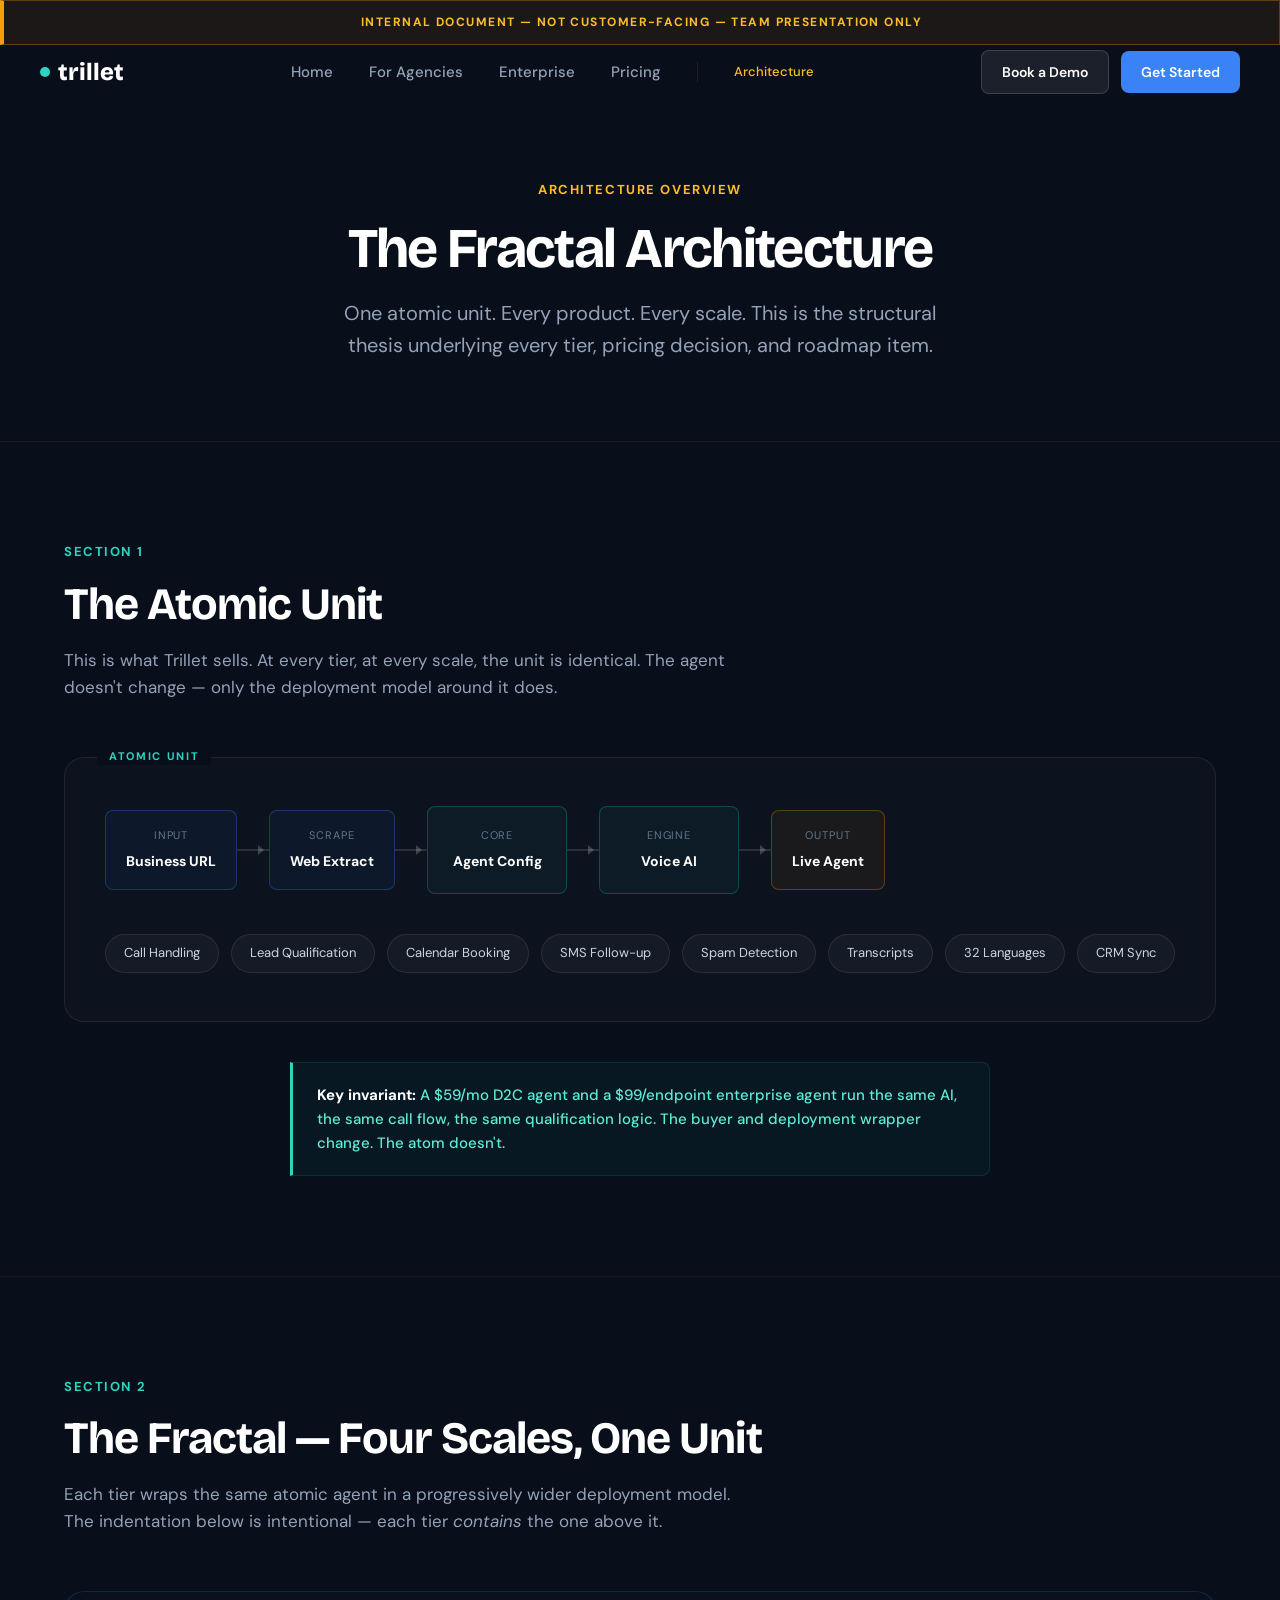
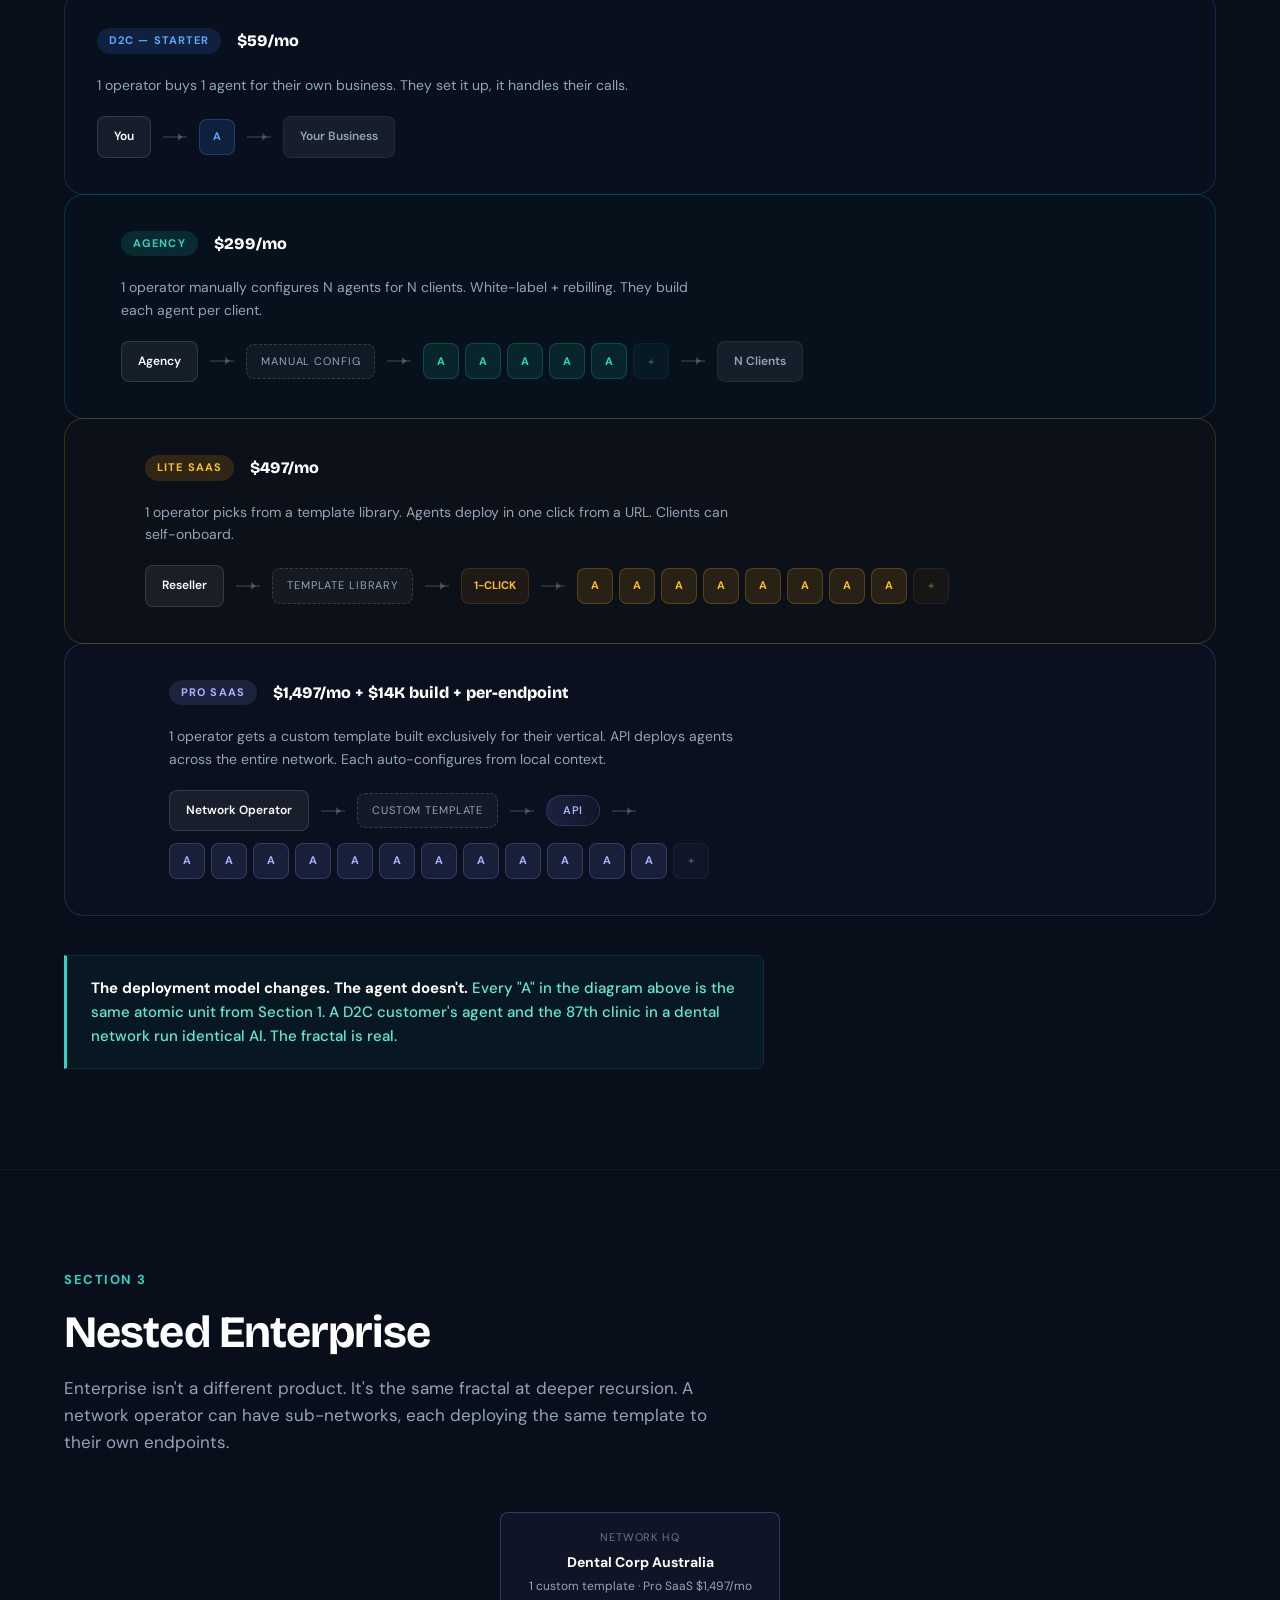
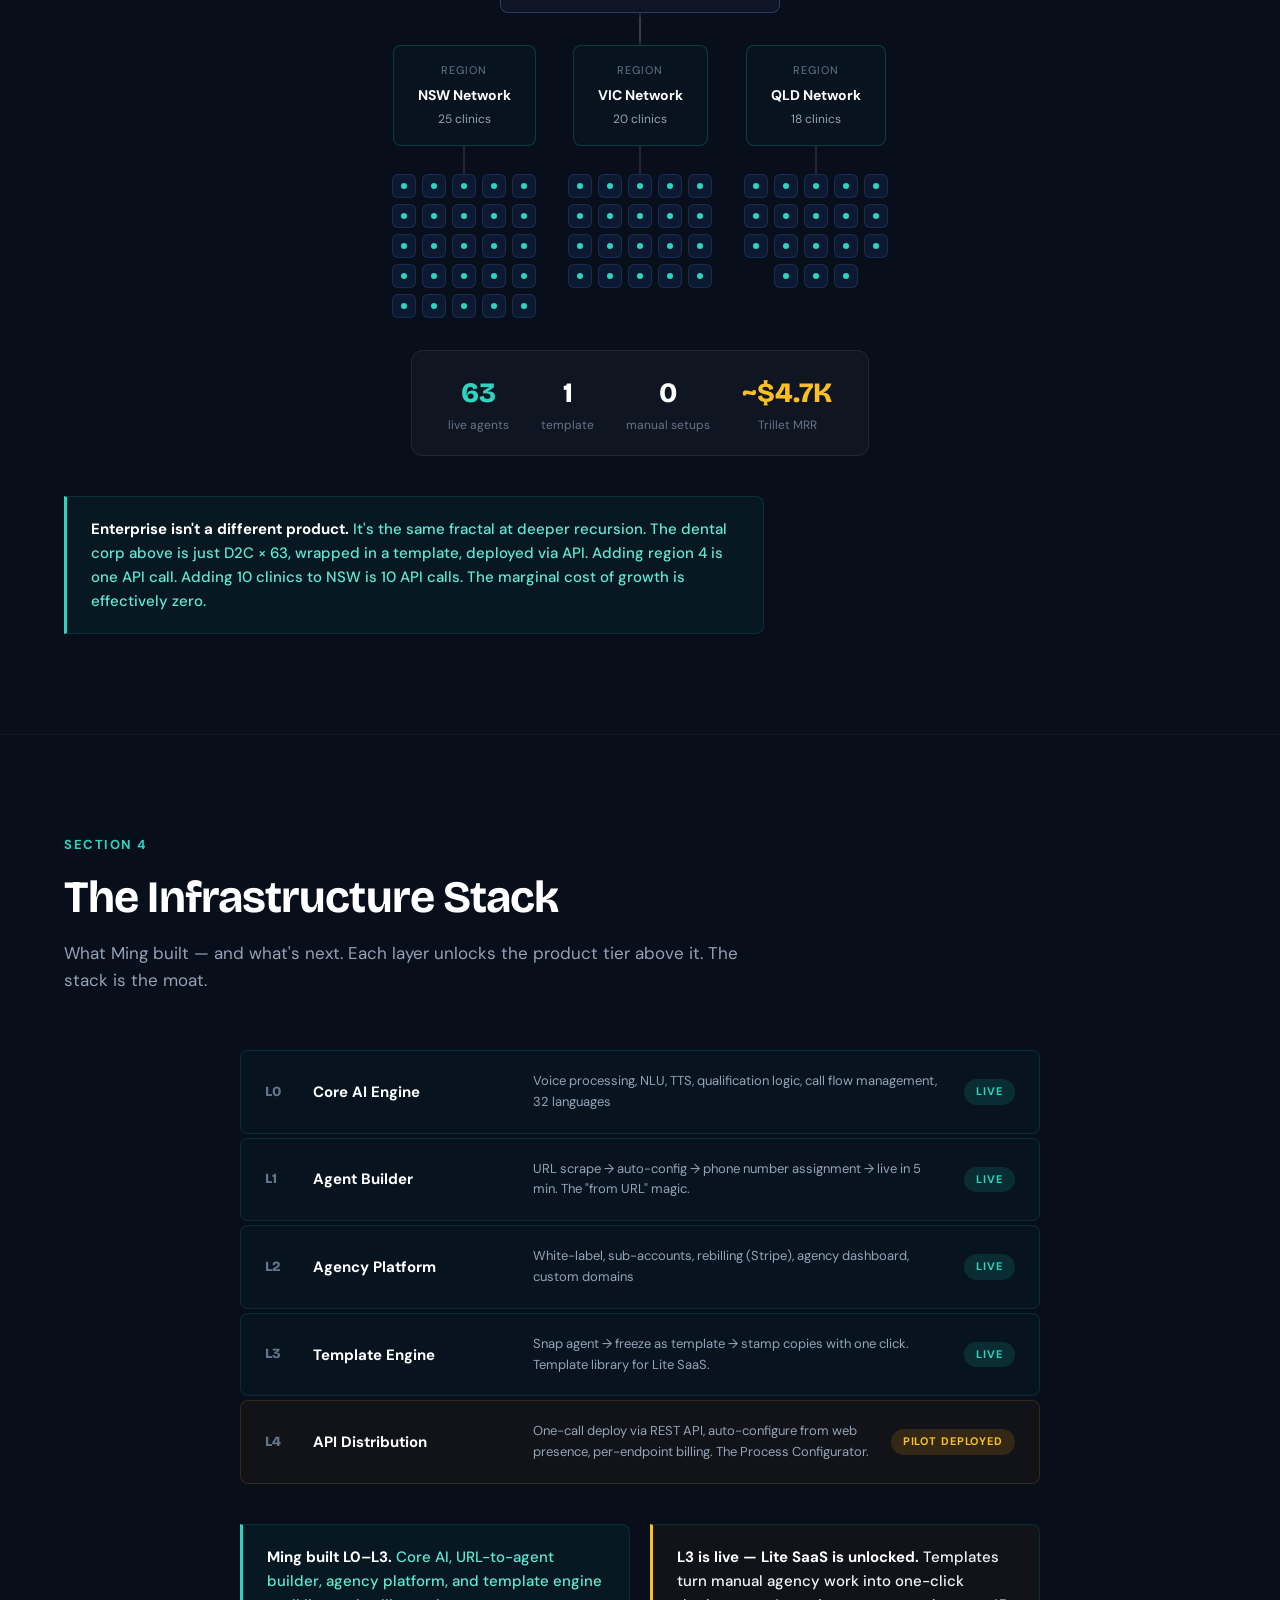
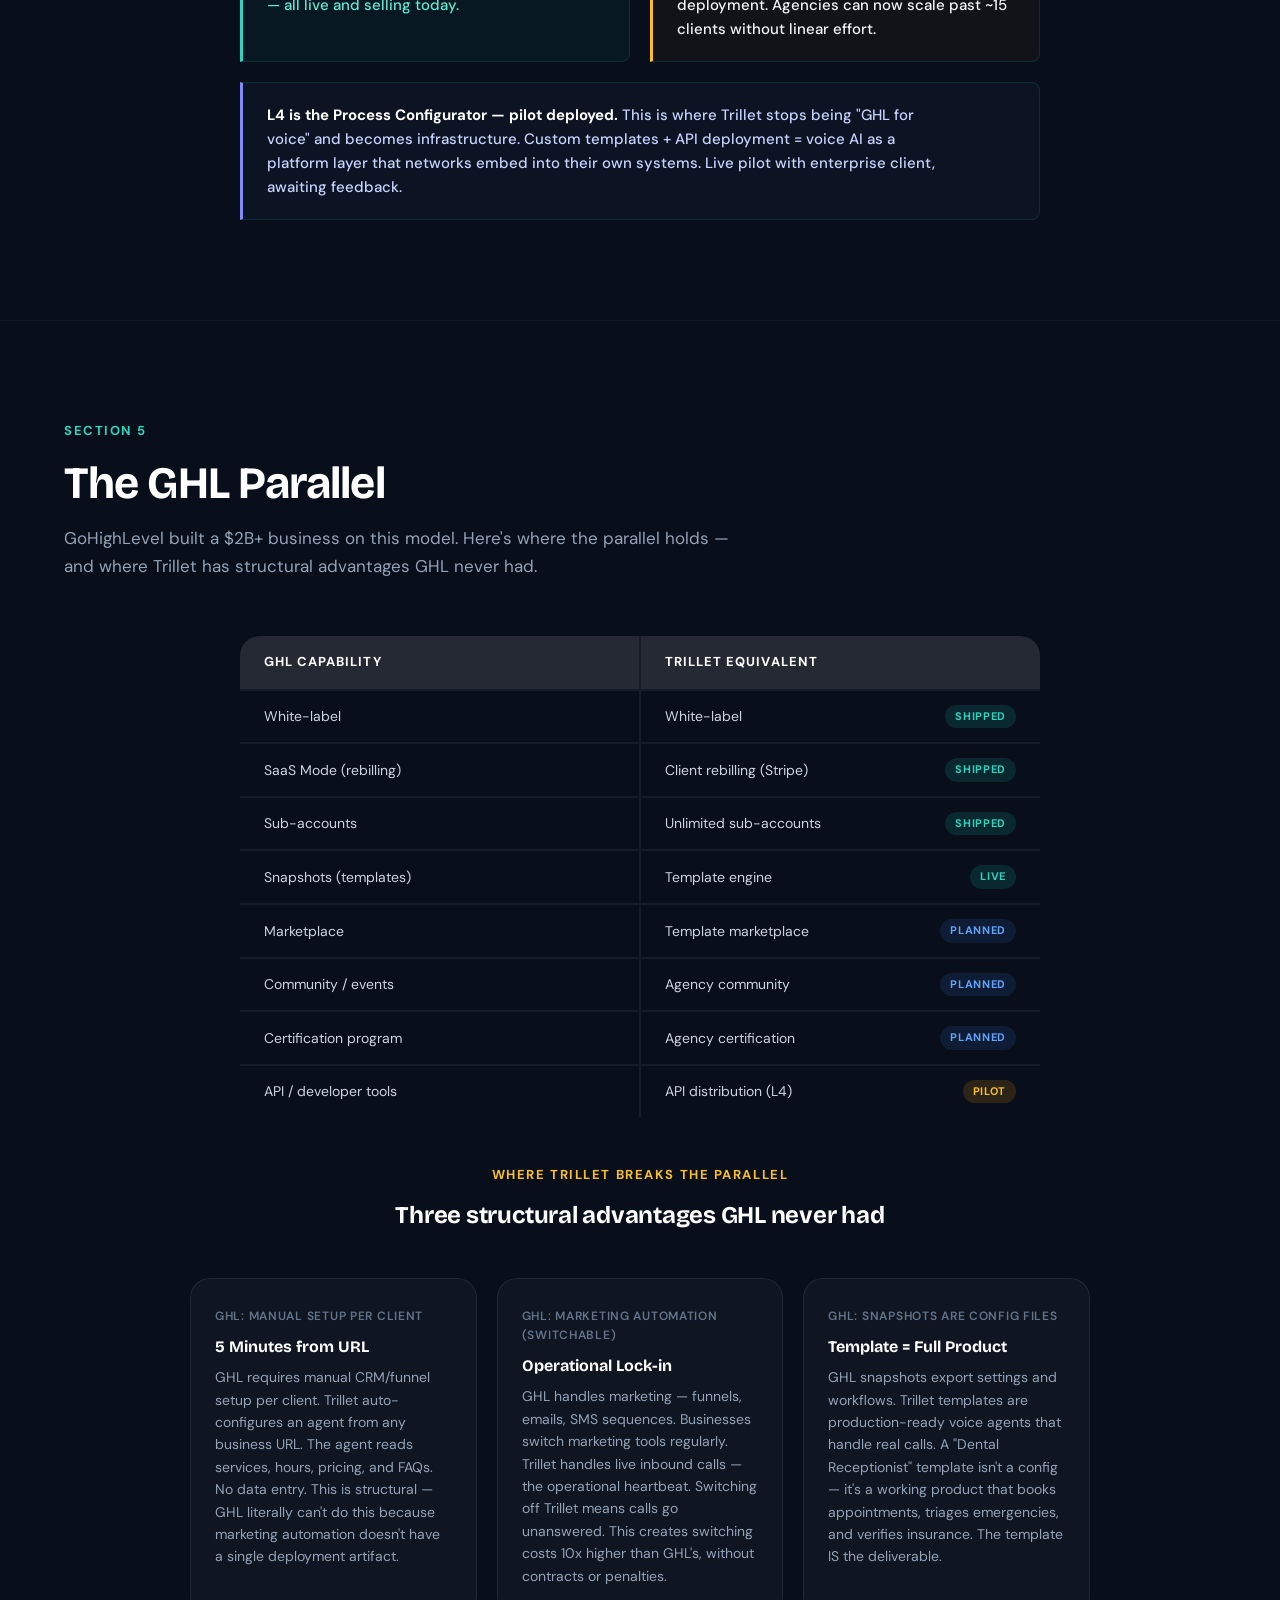
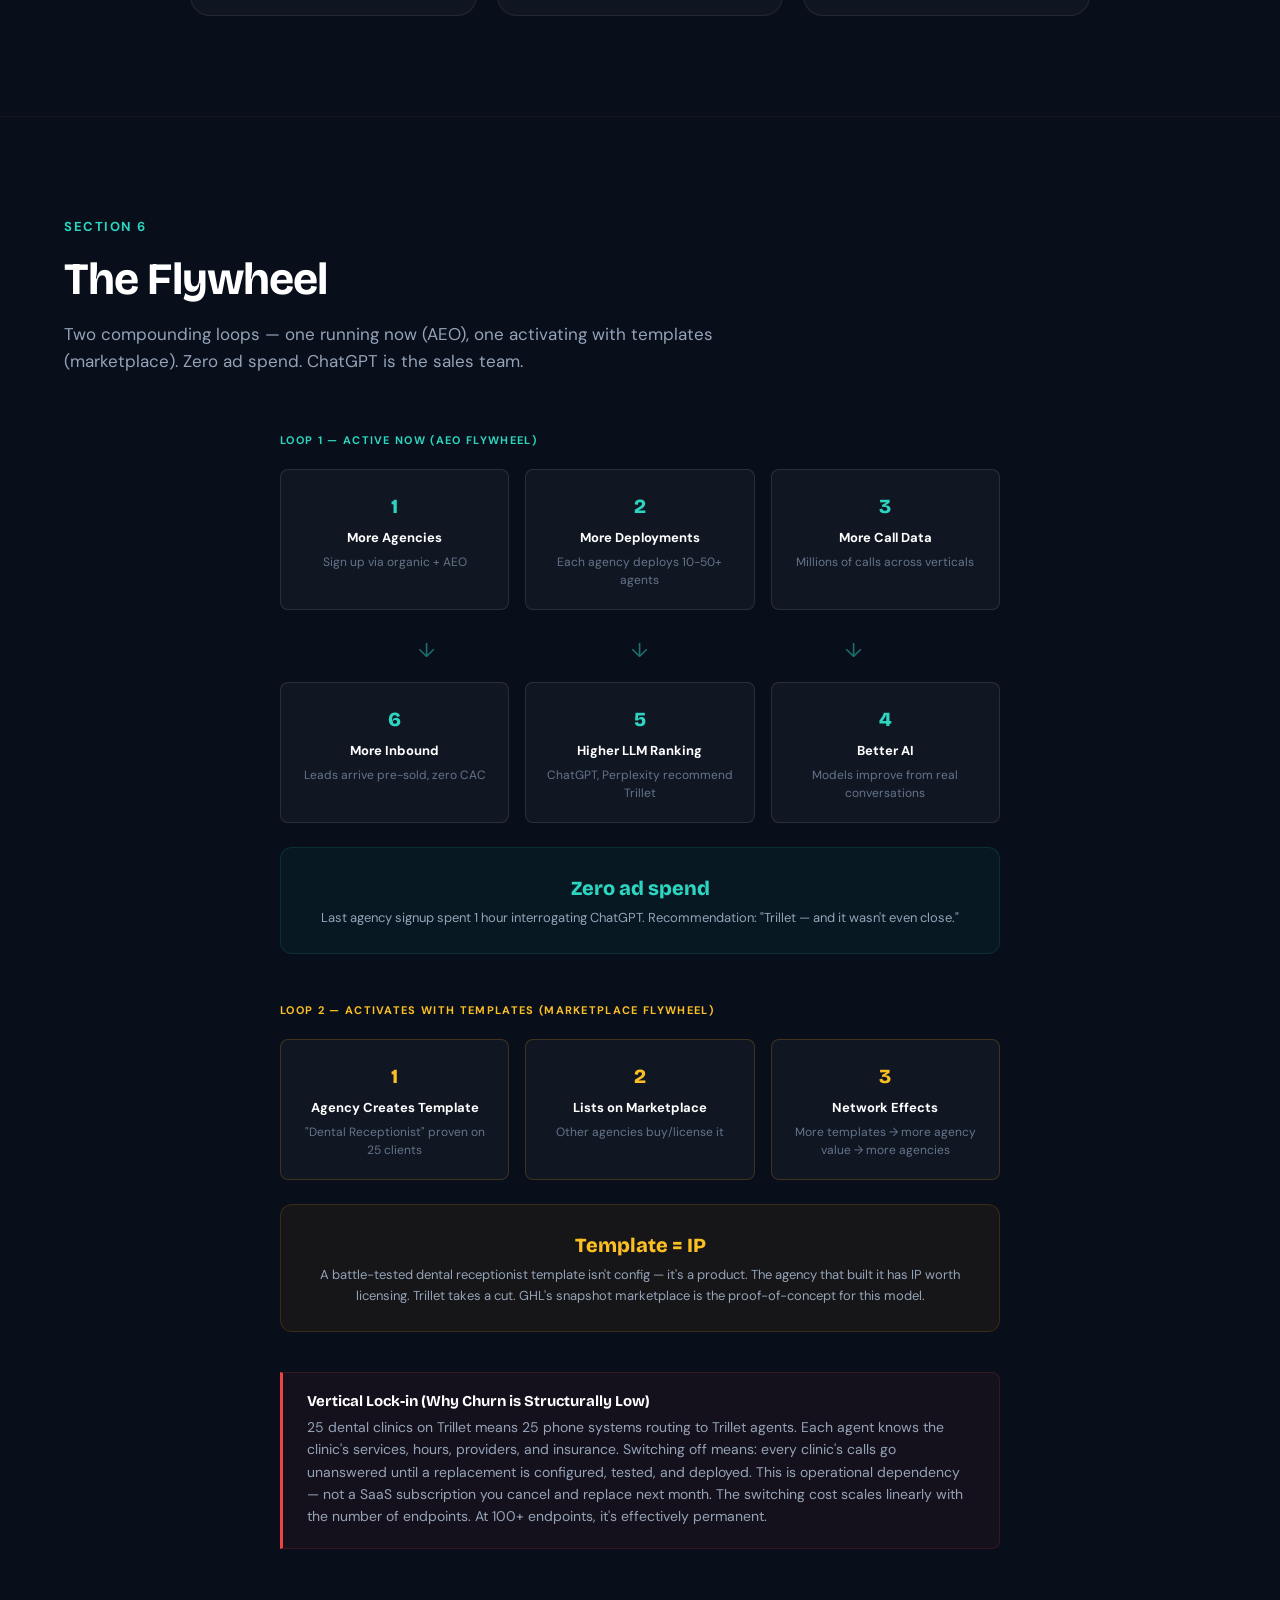
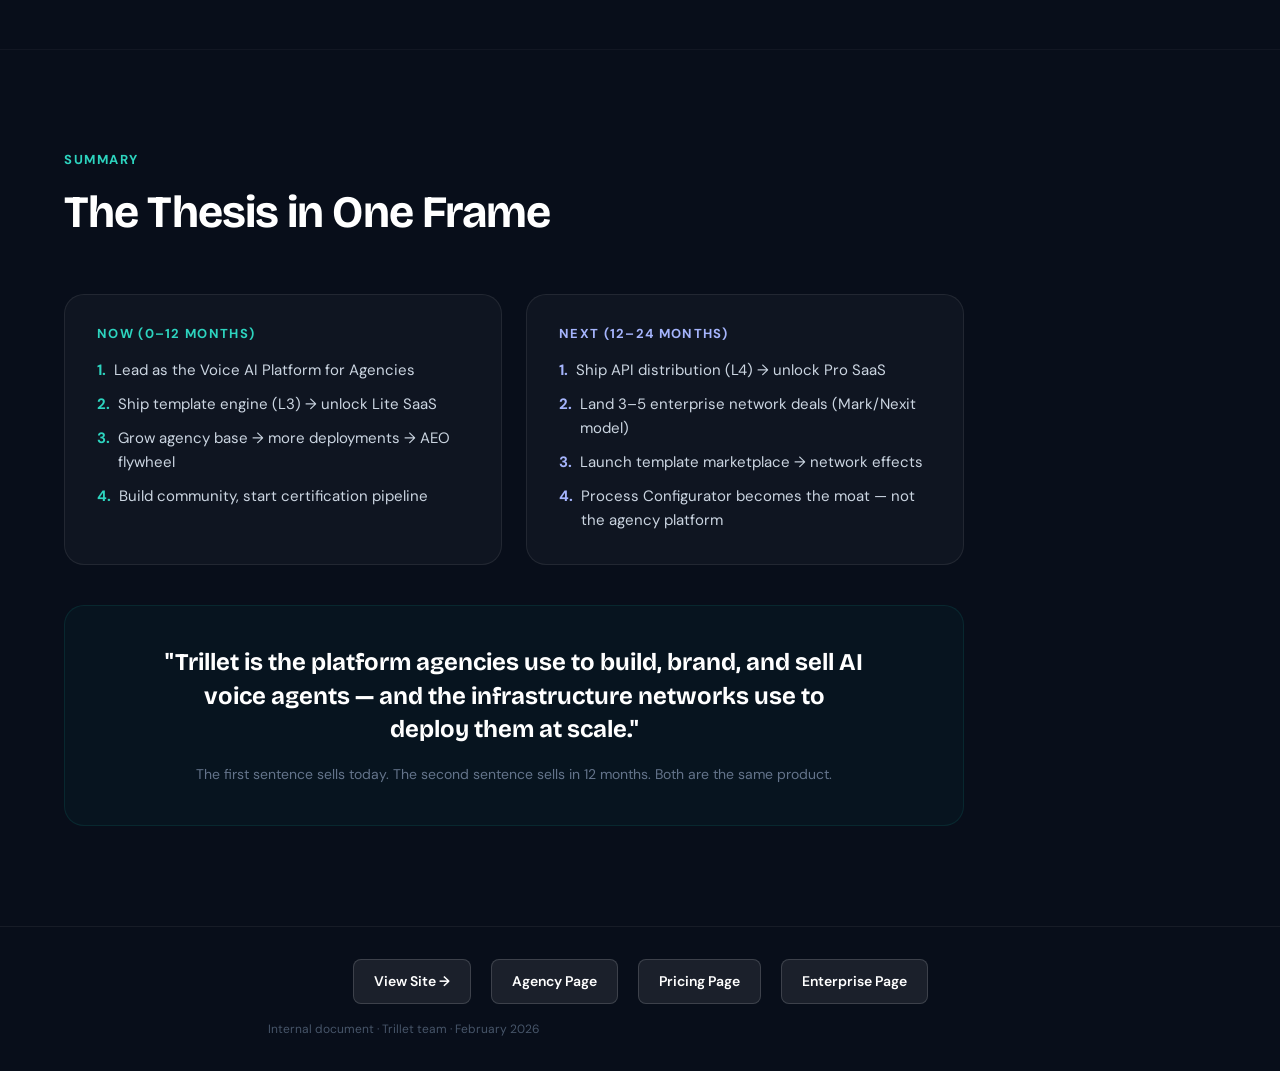
<file: architecture.html>
<!DOCTYPE html>
<html lang="en">

<head>
  <meta charset="UTF-8">
  <meta name="viewport" content="width=device-width, initial-scale=1.0">
  <title>Trillet — The Fractal Architecture (Internal)</title>
  <link rel="stylesheet" href="styles.css">
  <style>
    /* ==========================================
       ARCHITECTURE PAGE — Internal team only
       Dark blueprint / war-room aesthetic
       ========================================== */

    body {
      background: var(--navy-950);
      color: var(--text-inverse);
    }

    /* Internal banner */
    .internal-banner {
      background: rgba(245, 158, 11, 0.08);
      border: 1px solid rgba(245, 158, 11, 0.3);
      border-left: 4px solid var(--amber-500);
      padding: 12px 24px;
      font-size: 0.75rem;
      font-weight: 700;
      text-transform: uppercase;
      letter-spacing: 0.12em;
      color: var(--amber-400);
      text-align: center;
      position: fixed;
      top: 0;
      left: 0;
      right: 0;
      z-index: 1001;
    }

    .arch-hero {
      padding: 180px 0 80px;
      text-align: center;
      border-bottom: 1px solid rgba(255, 255, 255, 0.06);
    }

    .arch-hero h1 {
      font-size: clamp(2.5rem, 5vw, 3.5rem);
      color: var(--white);
      margin-bottom: 16px;
    }

    .arch-hero p {
      color: var(--slate-400);
      font-size: 1.25rem;
      max-width: 600px;
      margin: 0 auto;
    }

    /* Section styling — all dark */
    .arch-section {
      padding: 100px 0;
      border-bottom: 1px solid rgba(255, 255, 255, 0.04);
    }

    .arch-section h2 {
      color: var(--white);
      margin-bottom: 16px;
    }

    .arch-section p {
      color: var(--slate-400);
    }

    .arch-section .section-header {
      margin-bottom: 56px;
    }

    .arch-section .section-header p {
      margin: 12px auto 0;
      font-size: 1.0625rem;
    }

    .insight-callout {
      background: rgba(20, 184, 166, 0.06);
      border: 1px solid rgba(20, 184, 166, 0.15);
      border-left: 3px solid var(--teal-400);
      border-radius: 0 var(--radius-sm) var(--radius-sm) 0;
      padding: 20px 24px;
      margin-top: 40px;
      max-width: 700px;
    }

    .insight-callout p {
      color: var(--teal-300);
      font-size: 0.9375rem;
      font-weight: 500;
      margin: 0;
      line-height: 1.6;
    }

    .insight-callout strong {
      color: var(--white);
    }

    /* ===== ATOMIC UNIT DIAGRAM ===== */
    .atom-diagram {
      background: rgba(255, 255, 255, 0.02);
      border: 1px solid rgba(255, 255, 255, 0.08);
      border-radius: var(--radius-lg);
      padding: 48px 40px;
      position: relative;
    }

    .atom-diagram::before {
      content: 'ATOMIC UNIT';
      position: absolute;
      top: -10px;
      left: 32px;
      background: var(--navy-950);
      padding: 0 12px;
      font-size: 0.6875rem;
      text-transform: uppercase;
      letter-spacing: 0.15em;
      color: var(--teal-400);
      font-weight: 700;
    }

    .atom-flow {
      display: flex;
      align-items: center;
      gap: 0;
      overflow-x: auto;
      padding-bottom: 8px;
    }

    .atom-node {
      flex-shrink: 0;
      background: rgba(255, 255, 255, 0.04);
      border: 1px solid rgba(255, 255, 255, 0.1);
      border-radius: var(--radius-sm);
      padding: 16px 20px;
      text-align: center;
      min-width: 110px;
      position: relative;
    }

    .atom-node--input {
      border-color: rgba(59, 130, 246, 0.3);
      background: rgba(59, 130, 246, 0.06);
    }

    .atom-node--core {
      border-color: rgba(20, 184, 166, 0.3);
      background: rgba(20, 184, 166, 0.06);
      min-width: 140px;
      padding: 20px 24px;
    }

    .atom-node--output {
      border-color: rgba(245, 158, 11, 0.3);
      background: rgba(245, 158, 11, 0.06);
    }

    .atom-node .node-label {
      font-size: 0.6875rem;
      text-transform: uppercase;
      letter-spacing: 0.08em;
      color: var(--slate-500);
      margin-bottom: 6px;
    }

    .atom-node .node-name {
      font-weight: 700;
      font-size: 0.875rem;
      color: var(--white);
    }

    .atom-arrow {
      flex-shrink: 0;
      width: 32px;
      height: 2px;
      background: rgba(255, 255, 255, 0.12);
      position: relative;
    }

    .atom-arrow::after {
      content: '';
      position: absolute;
      right: 0;
      top: -4px;
      border: 5px solid transparent;
      border-left: 6px solid rgba(255, 255, 255, 0.2);
    }

    .atom-capabilities {
      display: flex;
      gap: 12px;
      margin-top: 32px;
      flex-wrap: wrap;
      justify-content: center;
    }

    .atom-cap {
      background: rgba(255, 255, 255, 0.04);
      border: 1px solid rgba(255, 255, 255, 0.08);
      border-radius: 100px;
      padding: 8px 18px;
      font-size: 0.8125rem;
      color: var(--slate-300);
    }

    /* ===== FRACTAL TIERS ===== */
    .fractal-tiers {
      display: flex;
      flex-direction: column;
      gap: 0;
    }

    .fractal-tier {
      border: 1px solid rgba(255, 255, 255, 0.06);
      border-radius: var(--radius-lg);
      padding: 36px 32px;
      position: relative;
      margin-bottom: -1px;
    }

    .fractal-tier--d2c {
      border-color: rgba(59, 130, 246, 0.2);
      background: rgba(59, 130, 246, 0.02);
      z-index: 4;
    }

    .fractal-tier--agency {
      border-color: rgba(20, 184, 166, 0.2);
      background: rgba(20, 184, 166, 0.02);
      padding-left: 56px;
      z-index: 3;
    }

    .fractal-tier--lite {
      border-color: rgba(245, 158, 11, 0.2);
      background: rgba(245, 158, 11, 0.02);
      padding-left: 80px;
      z-index: 2;
    }

    .fractal-tier--pro {
      border-color: rgba(129, 140, 248, 0.2);
      background: rgba(129, 140, 248, 0.02);
      padding-left: 104px;
      z-index: 1;
    }

    .fractal-tier-header {
      display: flex;
      align-items: center;
      gap: 16px;
      margin-bottom: 20px;
    }

    .fractal-tier-badge {
      font-size: 0.6875rem;
      text-transform: uppercase;
      letter-spacing: 0.1em;
      font-weight: 700;
      padding: 4px 12px;
      border-radius: 100px;
    }

    .fractal-tier--d2c .fractal-tier-badge {
      background: rgba(59, 130, 246, 0.15);
      color: var(--blue-400);
    }

    .fractal-tier--agency .fractal-tier-badge {
      background: rgba(20, 184, 166, 0.15);
      color: var(--teal-400);
    }

    .fractal-tier--lite .fractal-tier-badge {
      background: rgba(245, 158, 11, 0.15);
      color: var(--amber-400);
    }

    .fractal-tier--pro .fractal-tier-badge {
      background: rgba(129, 140, 248, 0.15);
      color: #A5B4FC;
    }

    .fractal-tier-price {
      font-family: var(--font-display);
      font-weight: 800;
      color: var(--white);
      font-size: 1rem;
    }

    .fractal-tier-desc {
      font-size: 0.875rem;
      color: var(--slate-400);
      margin-bottom: 20px;
      max-width: 600px;
    }

    /* Agent dots within tiers */
    .fractal-visual {
      display: flex;
      align-items: center;
      gap: 12px;
      flex-wrap: wrap;
    }

    .fractal-operator {
      background: rgba(255, 255, 255, 0.06);
      border: 1px solid rgba(255, 255, 255, 0.12);
      border-radius: var(--radius-sm);
      padding: 10px 16px;
      font-size: 0.75rem;
      font-weight: 600;
      color: var(--white);
      display: flex;
      align-items: center;
      gap: 6px;
    }

    .fractal-connector {
      width: 24px;
      height: 2px;
      background: rgba(255, 255, 255, 0.12);
      position: relative;
    }

    .fractal-connector::after {
      content: '';
      position: absolute;
      right: 0;
      top: -3px;
      border: 4px solid transparent;
      border-left: 5px solid rgba(255, 255, 255, 0.2);
    }

    .fractal-agents {
      display: flex;
      gap: 6px;
      flex-wrap: wrap;
    }

    .fractal-agent-dot {
      width: 36px;
      height: 36px;
      border-radius: 8px;
      display: flex;
      align-items: center;
      justify-content: center;
      font-size: 0.6875rem;
      font-weight: 700;
    }

    .fractal-tier--d2c .fractal-agent-dot {
      background: rgba(59, 130, 246, 0.15);
      border: 1px solid rgba(59, 130, 246, 0.3);
      color: var(--blue-400);
    }

    .fractal-tier--agency .fractal-agent-dot {
      background: rgba(20, 184, 166, 0.12);
      border: 1px solid rgba(20, 184, 166, 0.25);
      color: var(--teal-400);
    }

    .fractal-tier--lite .fractal-agent-dot {
      background: rgba(245, 158, 11, 0.12);
      border: 1px solid rgba(245, 158, 11, 0.25);
      color: var(--amber-400);
    }

    .fractal-tier--pro .fractal-agent-dot {
      background: rgba(129, 140, 248, 0.12);
      border: 1px solid rgba(129, 140, 248, 0.25);
      color: #A5B4FC;
    }

    .fractal-template-box {
      background: rgba(255, 255, 255, 0.04);
      border: 1px dashed rgba(255, 255, 255, 0.15);
      border-radius: var(--radius-sm);
      padding: 8px 14px;
      font-size: 0.6875rem;
      color: var(--slate-400);
      text-transform: uppercase;
      letter-spacing: 0.08em;
    }

    .fractal-api-pipe {
      background: linear-gradient(90deg, rgba(129, 140, 248, 0.15), rgba(129, 140, 248, 0.05));
      border: 1px solid rgba(129, 140, 248, 0.2);
      border-radius: 100px;
      padding: 6px 16px;
      font-size: 0.6875rem;
      color: #A5B4FC;
      font-weight: 600;
      letter-spacing: 0.05em;
    }

    /* ===== NESTED ENTERPRISE ===== */
    .org-tree {
      display: flex;
      flex-direction: column;
      align-items: center;
      gap: 0;
      max-width: 900px;
      margin: 0 auto;
    }

    .org-node {
      background: rgba(255, 255, 255, 0.04);
      border: 1px solid rgba(255, 255, 255, 0.1);
      border-radius: var(--radius-sm);
      padding: 16px 24px;
      text-align: center;
      position: relative;
    }

    .org-node--hq {
      border-color: rgba(129, 140, 248, 0.3);
      background: rgba(129, 140, 248, 0.06);
      min-width: 280px;
    }

    .org-node--region {
      border-color: rgba(20, 184, 166, 0.25);
      background: rgba(20, 184, 166, 0.04);
    }

    .org-node--location {
      border-color: rgba(59, 130, 246, 0.2);
      background: rgba(59, 130, 246, 0.03);
      padding: 10px 14px;
    }

    .org-node .org-label {
      font-size: 0.6875rem;
      text-transform: uppercase;
      letter-spacing: 0.08em;
      color: var(--slate-500);
      margin-bottom: 4px;
    }

    .org-node .org-name {
      font-weight: 700;
      font-size: 0.875rem;
      color: var(--white);
    }

    .org-node .org-stat {
      font-size: 0.75rem;
      color: var(--slate-400);
      margin-top: 4px;
    }

    .org-vline {
      width: 2px;
      height: 28px;
      background: rgba(255, 255, 255, 0.1);
      margin: 0 auto;
    }

    .org-hline {
      height: 2px;
      background: rgba(255, 255, 255, 0.1);
    }

    .org-branch {
      display: flex;
      gap: 16px;
      justify-content: center;
      position: relative;
    }

    .org-branch::before {
      content: '';
      position: absolute;
      top: -28px;
      left: 50%;
      width: 2px;
      height: 28px;
      background: rgba(255, 255, 255, 0.1);
      transform: translateX(-50%);
    }

    .org-branch-item {
      display: flex;
      flex-direction: column;
      align-items: center;
      gap: 0;
    }

    .org-locations {
      display: flex;
      gap: 6px;
      flex-wrap: wrap;
      justify-content: center;
      max-width: 160px;
    }

    .loc-dot {
      width: 24px;
      height: 24px;
      border-radius: 6px;
      background: rgba(59, 130, 246, 0.1);
      border: 1px solid rgba(59, 130, 246, 0.2);
      display: flex;
      align-items: center;
      justify-content: center;
      position: relative;
    }

    .loc-dot::after {
      content: '';
      width: 6px;
      height: 6px;
      border-radius: 50%;
      background: var(--teal-400);
      animation: pulse 2s ease-in-out infinite;
    }

    .loc-dot:nth-child(odd)::after {
      animation-delay: 0.5s;
    }

    .loc-dot:nth-child(3n)::after {
      animation-delay: 1s;
    }

    /* ===== INFRASTRUCTURE STACK ===== */
    .stack-layers {
      display: flex;
      flex-direction: column;
      gap: 4px;
      max-width: 800px;
      margin: 0 auto;
    }

    .stack-layer {
      display: flex;
      align-items: center;
      border-radius: var(--radius-sm);
      padding: 20px 24px;
      gap: 20px;
      position: relative;
    }

    .stack-layer-num {
      font-family: var(--font-display);
      font-weight: 800;
      font-size: 0.875rem;
      color: var(--slate-500);
      flex-shrink: 0;
      width: 28px;
    }

    .stack-layer-name {
      font-weight: 700;
      font-size: 0.9375rem;
      color: var(--white);
      flex-shrink: 0;
      width: 200px;
    }

    .stack-layer-desc {
      font-size: 0.8125rem;
      color: var(--slate-400);
      flex: 1;
    }

    .stack-layer-status {
      font-size: 0.6875rem;
      font-weight: 700;
      text-transform: uppercase;
      letter-spacing: 0.08em;
      padding: 4px 12px;
      border-radius: 100px;
      flex-shrink: 0;
    }

    .stack-layer--live {
      background: rgba(20, 184, 166, 0.04);
      border: 1px solid rgba(20, 184, 166, 0.15);
    }

    .stack-layer--live .stack-layer-status {
      background: rgba(20, 184, 166, 0.15);
      color: var(--teal-400);
    }

    .stack-layer--building {
      background: rgba(245, 158, 11, 0.04);
      border: 1px solid rgba(245, 158, 11, 0.15);
    }

    .stack-layer--building .stack-layer-status {
      background: rgba(245, 158, 11, 0.15);
      color: var(--amber-400);
    }

    .stack-layer--planned {
      background: rgba(59, 130, 246, 0.04);
      border: 1px solid rgba(59, 130, 246, 0.12);
    }

    .stack-layer--planned .stack-layer-status {
      background: rgba(59, 130, 246, 0.12);
      color: var(--blue-400);
    }

    /* ===== GHL PARALLEL ===== */
    .ghl-compare {
      display: grid;
      grid-template-columns: 1fr 1fr;
      gap: 2px;
      background: rgba(255, 255, 255, 0.06);
      border-radius: var(--radius-lg);
      overflow: hidden;
      max-width: 800px;
      margin: 0 auto 48px;
    }

    .ghl-col-header {
      background: rgba(255, 255, 255, 0.06);
      padding: 16px 24px;
      font-weight: 700;
      font-size: 0.8125rem;
      text-transform: uppercase;
      letter-spacing: 0.08em;
      color: var(--white);
    }

    .ghl-row {
      background: var(--navy-950);
      padding: 14px 24px;
      display: flex;
      align-items: center;
      justify-content: space-between;
      font-size: 0.875rem;
    }

    .ghl-row .ghl-feature {
      color: var(--slate-300);
    }

    .ghl-status {
      font-size: 0.6875rem;
      font-weight: 700;
      text-transform: uppercase;
      letter-spacing: 0.06em;
      padding: 3px 10px;
      border-radius: 100px;
    }

    .ghl-status--shipped {
      background: rgba(20, 184, 166, 0.15);
      color: var(--teal-400);
    }

    .ghl-status--building {
      background: rgba(245, 158, 11, 0.15);
      color: var(--amber-400);
    }

    .ghl-status--planned {
      background: rgba(59, 130, 246, 0.12);
      color: var(--blue-400);
    }

    .ghl-breaks {
      display: grid;
      grid-template-columns: repeat(3, 1fr);
      gap: 20px;
      max-width: 900px;
      margin: 0 auto;
    }

    .ghl-break-card {
      background: rgba(255, 255, 255, 0.03);
      border: 1px solid rgba(255, 255, 255, 0.08);
      border-radius: var(--radius-lg);
      padding: 28px 24px;
    }

    .ghl-break-card h4 {
      color: var(--white);
      font-size: 1rem;
      margin-bottom: 10px;
    }

    .ghl-break-card p {
      font-size: 0.875rem;
      color: var(--slate-400);
      line-height: 1.6;
    }

    .ghl-break-card .ghl-vs {
      font-size: 0.75rem;
      color: var(--slate-500);
      margin-bottom: 12px;
      font-weight: 600;
      text-transform: uppercase;
      letter-spacing: 0.06em;
    }

    /* ===== FLYWHEEL ===== */
    .flywheel-container {
      max-width: 720px;
      margin: 0 auto;
      position: relative;
    }

    .flywheel-ring {
      display: grid;
      grid-template-columns: 1fr 1fr 1fr;
      gap: 16px;
      margin-bottom: 24px;
    }

    .flywheel-node {
      background: rgba(255, 255, 255, 0.04);
      border: 1px solid rgba(255, 255, 255, 0.1);
      border-radius: var(--radius-sm);
      padding: 20px 16px;
      text-align: center;
      position: relative;
    }

    .flywheel-node .fw-num {
      font-family: var(--font-display);
      font-weight: 800;
      font-size: 1.25rem;
      color: var(--teal-400);
      margin-bottom: 6px;
    }

    .flywheel-node .fw-label {
      font-weight: 700;
      font-size: 0.8125rem;
      color: var(--white);
      margin-bottom: 4px;
    }

    .flywheel-node .fw-desc {
      font-size: 0.75rem;
      color: var(--slate-500);
      line-height: 1.5;
    }

    /* Arrows between flywheel nodes */
    .flywheel-arrows {
      display: flex;
      justify-content: space-around;
      padding: 0 40px;
      margin-bottom: 16px;
    }

    .flywheel-arrow-down {
      color: var(--teal-400);
      font-size: 1.25rem;
      opacity: 0.5;
    }

    .flywheel-center-label {
      text-align: center;
      padding: 24px;
      background: rgba(20, 184, 166, 0.06);
      border: 1px solid rgba(20, 184, 166, 0.15);
      border-radius: var(--radius);
      margin-top: 20px;
    }

    .flywheel-center-label .fw-big {
      font-family: var(--font-display);
      font-weight: 800;
      font-size: 1.25rem;
      color: var(--teal-400);
      margin-bottom: 4px;
    }

    .flywheel-center-label p {
      font-size: 0.8125rem;
      color: var(--slate-400);
      margin: 0;
    }

    .lockin-callout {
      background: rgba(239, 68, 68, 0.06);
      border: 1px solid rgba(239, 68, 68, 0.15);
      border-left: 3px solid var(--red-500);
      border-radius: 0 var(--radius-sm) var(--radius-sm) 0;
      padding: 20px 24px;
      margin-top: 40px;
    }

    .lockin-callout h4 {
      color: var(--white);
      font-size: 0.9375rem;
      margin-bottom: 6px;
    }

    .lockin-callout p {
      color: var(--slate-400);
      font-size: 0.875rem;
      line-height: 1.6;
      margin: 0;
    }

    /* ===== RESPONSIVE ===== */
    @media (max-width: 768px) {
      .atom-flow {
        flex-wrap: wrap;
        justify-content: center;
      }

      .atom-arrow {
        width: 20px;
      }

      .fractal-tier--agency {
        padding-left: 32px;
      }

      .fractal-tier--lite {
        padding-left: 32px;
      }

      .fractal-tier--pro {
        padding-left: 32px;
      }

      .org-branch {
        flex-direction: column;
        align-items: center;
      }

      .ghl-compare {
        grid-template-columns: 1fr;
      }

      .ghl-breaks {
        grid-template-columns: 1fr;
      }

      .stack-layer {
        flex-wrap: wrap;
      }

      .stack-layer-name {
        width: auto;
      }

      .flywheel-ring {
        grid-template-columns: 1fr;
      }
    }
  </style>
</head>

<body>

  <!-- ===== NAVIGATION ===== -->
  <nav class="nav" style="top:36px;">
    <div class="nav-inner">
      <a href="index.html" class="nav-logo">
        <span class="logo-dot"></span>
        trillet
      </a>
      <div class="nav-links">
        <a href="index.html">Home</a>
        <a href="agency.html">For Agencies</a>
        <a href="enterprise.html">Enterprise</a>
        <a href="pricing.html">Pricing</a>
        <a href="architecture.html" class="active"
          style="color:var(--amber-400); border-left:1px solid rgba(255,255,255,0.08); padding-left:36px; margin-left:0; font-size:0.8125rem;">Architecture</a>
      </div>
      <div class="nav-cta">
        <a href="#" class="btn btn--secondary btn--sm">Book a Demo</a>
        <a href="pricing.html" class="btn btn--primary btn--sm">Get Started</a>
      </div>
      <button class="nav-mobile-toggle" aria-label="Menu">&#9776;</button>
    </div>
  </nav>

  <!-- ===== INTERNAL BANNER ===== -->
  <div class="internal-banner">
    Internal Document — Not Customer-Facing — Team Presentation Only
  </div>

  <!-- ===== HERO ===== -->
  <div class="arch-hero">
    <div class="container">
      <div class="section-label" style="color:var(--amber-400);">Architecture Overview</div>
      <h1>The Fractal Architecture</h1>
      <p>One atomic unit. Every product. Every scale. This is the structural thesis underlying every tier, pricing
        decision, and roadmap item.</p>
    </div>
  </div>


  <!-- ===== SECTION 1: THE ATOMIC UNIT ===== -->
  <div class="arch-section">
    <div class="container">
      <div class="section-header" style="text-align:left;">
        <div class="section-label">Section 1</div>
        <h2>The Atomic Unit</h2>
        <p style="margin:12px 0 0;">This is what Trillet sells. At every tier, at every scale, the unit is identical.
          The agent doesn't change — only the deployment model around it does.</p>
      </div>

      <div class="atom-diagram scroll-animate">
        <div class="atom-flow">
          <div class="atom-node atom-node--input">
            <div class="node-label">Input</div>
            <div class="node-name">Business URL</div>
          </div>
          <div class="atom-arrow"></div>
          <div class="atom-node atom-node--input">
            <div class="node-label">Scrape</div>
            <div class="node-name">Web Extract</div>
          </div>
          <div class="atom-arrow"></div>
          <div class="atom-node atom-node--core">
            <div class="node-label">Core</div>
            <div class="node-name">Agent Config</div>
          </div>
          <div class="atom-arrow"></div>
          <div class="atom-node atom-node--core">
            <div class="node-label">Engine</div>
            <div class="node-name">Voice AI</div>
          </div>
          <div class="atom-arrow"></div>
          <div class="atom-node atom-node--output">
            <div class="node-label">Output</div>
            <div class="node-name">Live Agent</div>
          </div>
        </div>

        <div class="atom-capabilities">
          <span class="atom-cap">Call Handling</span>
          <span class="atom-cap">Lead Qualification</span>
          <span class="atom-cap">Calendar Booking</span>
          <span class="atom-cap">SMS Follow-up</span>
          <span class="atom-cap">Spam Detection</span>
          <span class="atom-cap">Transcripts</span>
          <span class="atom-cap">32 Languages</span>
          <span class="atom-cap">CRM Sync</span>
        </div>
      </div>

      <div class="insight-callout" style="margin:40px auto 0;">
        <p><strong>Key invariant:</strong> A $59/mo D2C agent and a $99/endpoint enterprise agent run the same AI, the
          same call flow, the same qualification logic. The buyer and deployment wrapper change. The atom doesn't.</p>
      </div>
    </div>
  </div>


  <!-- ===== SECTION 2: THE FRACTAL — FOUR SCALES ===== -->
  <div class="arch-section">
    <div class="container">
      <div class="section-header" style="text-align:left;">
        <div class="section-label">Section 2</div>
        <h2>The Fractal — Four Scales, One Unit</h2>
        <p style="margin:12px 0 0;">Each tier wraps the same atomic agent in a progressively wider deployment model. The
          indentation below is intentional — each tier <em>contains</em> the one above it.</p>
      </div>

      <div class="fractal-tiers scroll-animate">

        <!-- D2C -->
        <div class="fractal-tier fractal-tier--d2c">
          <div class="fractal-tier-header">
            <span class="fractal-tier-badge">D2C — Starter</span>
            <span class="fractal-tier-price">$59/mo</span>
          </div>
          <div class="fractal-tier-desc">1 operator buys 1 agent for their own business. They set it up, it handles
            their calls.</div>
          <div class="fractal-visual">
            <div class="fractal-operator">You</div>
            <div class="fractal-connector"></div>
            <div class="fractal-agents">
              <div class="fractal-agent-dot">A</div>
            </div>
            <div class="fractal-connector"></div>
            <div class="fractal-operator" style="color:var(--slate-400); border-color:rgba(255,255,255,0.06);">Your
              Business</div>
          </div>
        </div>

        <!-- Agency -->
        <div class="fractal-tier fractal-tier--agency">
          <div class="fractal-tier-header">
            <span class="fractal-tier-badge">Agency</span>
            <span class="fractal-tier-price">$299/mo</span>
          </div>
          <div class="fractal-tier-desc">1 operator manually configures N agents for N clients. White-label + rebilling.
            They build each agent per client.</div>
          <div class="fractal-visual">
            <div class="fractal-operator">Agency</div>
            <div class="fractal-connector"></div>
            <div class="fractal-template-box">Manual Config</div>
            <div class="fractal-connector"></div>
            <div class="fractal-agents">
              <div class="fractal-agent-dot">A</div>
              <div class="fractal-agent-dot">A</div>
              <div class="fractal-agent-dot">A</div>
              <div class="fractal-agent-dot">A</div>
              <div class="fractal-agent-dot">A</div>
              <div class="fractal-agent-dot" style="opacity:0.4;">+</div>
            </div>
            <div class="fractal-connector"></div>
            <div class="fractal-operator" style="color:var(--slate-400); border-color:rgba(255,255,255,0.06);">N Clients
            </div>
          </div>
        </div>

        <!-- Lite SaaS -->
        <div class="fractal-tier fractal-tier--lite">
          <div class="fractal-tier-header">
            <span class="fractal-tier-badge">Lite SaaS</span>
            <span class="fractal-tier-price">$497/mo</span>
          </div>
          <div class="fractal-tier-desc">1 operator picks from a template library. Agents deploy in one click from a
            URL. Clients can self-onboard.</div>
          <div class="fractal-visual">
            <div class="fractal-operator">Reseller</div>
            <div class="fractal-connector"></div>
            <div class="fractal-template-box">Template Library</div>
            <div class="fractal-connector"></div>
            <div
              style="display:flex; align-items:center; gap:6px; background:rgba(245,158,11,0.08); border:1px solid rgba(245,158,11,0.15); border-radius:var(--radius-sm); padding:8px 12px;">
              <span style="font-size:0.6875rem; color:var(--amber-400); font-weight:700;">1-CLICK</span>
            </div>
            <div class="fractal-connector"></div>
            <div class="fractal-agents">
              <div class="fractal-agent-dot">A</div>
              <div class="fractal-agent-dot">A</div>
              <div class="fractal-agent-dot">A</div>
              <div class="fractal-agent-dot">A</div>
              <div class="fractal-agent-dot">A</div>
              <div class="fractal-agent-dot">A</div>
              <div class="fractal-agent-dot">A</div>
              <div class="fractal-agent-dot">A</div>
              <div class="fractal-agent-dot" style="opacity:0.4;">+</div>
            </div>
          </div>
        </div>

        <!-- Pro SaaS -->
        <div class="fractal-tier fractal-tier--pro">
          <div class="fractal-tier-header">
            <span class="fractal-tier-badge">Pro SaaS</span>
            <span class="fractal-tier-price">$1,497/mo + $14K build + per-endpoint</span>
          </div>
          <div class="fractal-tier-desc">1 operator gets a custom template built exclusively for their vertical. API
            deploys agents across the entire network. Each auto-configures from local context.</div>
          <div class="fractal-visual">
            <div class="fractal-operator">Network Operator</div>
            <div class="fractal-connector"></div>
            <div class="fractal-template-box" style="border-color:rgba(129,140,248,0.3);">Custom Template</div>
            <div class="fractal-connector"></div>
            <div class="fractal-api-pipe">API</div>
            <div class="fractal-connector"></div>
            <div class="fractal-agents">
              <div class="fractal-agent-dot">A</div>
              <div class="fractal-agent-dot">A</div>
              <div class="fractal-agent-dot">A</div>
              <div class="fractal-agent-dot">A</div>
              <div class="fractal-agent-dot">A</div>
              <div class="fractal-agent-dot">A</div>
              <div class="fractal-agent-dot">A</div>
              <div class="fractal-agent-dot">A</div>
              <div class="fractal-agent-dot">A</div>
              <div class="fractal-agent-dot">A</div>
              <div class="fractal-agent-dot">A</div>
              <div class="fractal-agent-dot">A</div>
              <div class="fractal-agent-dot" style="opacity:0.4;">+</div>
            </div>
          </div>
        </div>
      </div>

      <div class="insight-callout">
        <p><strong>The deployment model changes. The agent doesn't.</strong> Every "A" in the diagram above is the same
          atomic unit from Section 1. A D2C customer's agent and the 87th clinic in a dental network run identical AI.
          The fractal is real.</p>
      </div>
    </div>
  </div>


  <!-- ===== SECTION 3: NESTED ENTERPRISE ===== -->
  <div class="arch-section">
    <div class="container">
      <div class="section-header" style="text-align:left;">
        <div class="section-label">Section 3</div>
        <h2>Nested Enterprise</h2>
        <p style="margin:12px 0 0;">Enterprise isn't a different product. It's the same fractal at deeper recursion. A
          network operator can have sub-networks, each deploying the same template to their own endpoints.</p>
      </div>

      <div class="org-tree scroll-animate">
        <!-- HQ -->
        <div class="org-node org-node--hq">
          <div class="org-label">Network HQ</div>
          <div class="org-name">Dental Corp Australia</div>
          <div class="org-stat">1 custom template &middot; Pro SaaS $1,497/mo</div>
        </div>
        <div class="org-vline"></div>

        <!-- Branches to regions -->
        <div style="display:flex; justify-content:center; gap:0; margin-bottom:4px;">
          <div style="flex:1; max-width:370px; height:2px; background:rgba(255,255,255,0.1); margin-top:-2px;"></div>
        </div>

        <div class="org-branch" style="padding-top:0;">
          <!-- Region 1 -->
          <div class="org-branch-item">
            <div class="org-node org-node--region">
              <div class="org-label">Region</div>
              <div class="org-name">NSW Network</div>
              <div class="org-stat">25 clinics</div>
            </div>
            <div class="org-vline"></div>
            <div class="org-locations">
              <div class="loc-dot"></div>
              <div class="loc-dot"></div>
              <div class="loc-dot"></div>
              <div class="loc-dot"></div>
              <div class="loc-dot"></div>
              <div class="loc-dot"></div>
              <div class="loc-dot"></div>
              <div class="loc-dot"></div>
              <div class="loc-dot"></div>
              <div class="loc-dot"></div>
              <div class="loc-dot"></div>
              <div class="loc-dot"></div>
              <div class="loc-dot"></div>
              <div class="loc-dot"></div>
              <div class="loc-dot"></div>
              <div class="loc-dot"></div>
              <div class="loc-dot"></div>
              <div class="loc-dot"></div>
              <div class="loc-dot"></div>
              <div class="loc-dot"></div>
              <div class="loc-dot"></div>
              <div class="loc-dot"></div>
              <div class="loc-dot"></div>
              <div class="loc-dot"></div>
              <div class="loc-dot"></div>
            </div>
          </div>
          <!-- Region 2 -->
          <div class="org-branch-item">
            <div class="org-node org-node--region">
              <div class="org-label">Region</div>
              <div class="org-name">VIC Network</div>
              <div class="org-stat">20 clinics</div>
            </div>
            <div class="org-vline"></div>
            <div class="org-locations">
              <div class="loc-dot"></div>
              <div class="loc-dot"></div>
              <div class="loc-dot"></div>
              <div class="loc-dot"></div>
              <div class="loc-dot"></div>
              <div class="loc-dot"></div>
              <div class="loc-dot"></div>
              <div class="loc-dot"></div>
              <div class="loc-dot"></div>
              <div class="loc-dot"></div>
              <div class="loc-dot"></div>
              <div class="loc-dot"></div>
              <div class="loc-dot"></div>
              <div class="loc-dot"></div>
              <div class="loc-dot"></div>
              <div class="loc-dot"></div>
              <div class="loc-dot"></div>
              <div class="loc-dot"></div>
              <div class="loc-dot"></div>
              <div class="loc-dot"></div>
            </div>
          </div>
          <!-- Region 3 -->
          <div class="org-branch-item">
            <div class="org-node org-node--region">
              <div class="org-label">Region</div>
              <div class="org-name">QLD Network</div>
              <div class="org-stat">18 clinics</div>
            </div>
            <div class="org-vline"></div>
            <div class="org-locations">
              <div class="loc-dot"></div>
              <div class="loc-dot"></div>
              <div class="loc-dot"></div>
              <div class="loc-dot"></div>
              <div class="loc-dot"></div>
              <div class="loc-dot"></div>
              <div class="loc-dot"></div>
              <div class="loc-dot"></div>
              <div class="loc-dot"></div>
              <div class="loc-dot"></div>
              <div class="loc-dot"></div>
              <div class="loc-dot"></div>
              <div class="loc-dot"></div>
              <div class="loc-dot"></div>
              <div class="loc-dot"></div>
              <div class="loc-dot"></div>
              <div class="loc-dot"></div>
              <div class="loc-dot"></div>
            </div>
          </div>
        </div>

        <!-- Totals -->
        <div style="margin-top:32px; text-align:center;">
          <div
            style="display:inline-flex; gap:32px; background:rgba(255,255,255,0.03); border:1px solid rgba(255,255,255,0.08); border-radius:var(--radius); padding:20px 36px;">
            <div>
              <div style="font-family:var(--font-display); font-weight:800; font-size:1.75rem; color:var(--teal-400);">
                63</div>
              <div style="font-size:0.75rem; color:var(--slate-500);">live agents</div>
            </div>
            <div>
              <div style="font-family:var(--font-display); font-weight:800; font-size:1.75rem; color:var(--white);">1
              </div>
              <div style="font-size:0.75rem; color:var(--slate-500);">template</div>
            </div>
            <div>
              <div style="font-family:var(--font-display); font-weight:800; font-size:1.75rem; color:var(--white);">0
              </div>
              <div style="font-size:0.75rem; color:var(--slate-500);">manual setups</div>
            </div>
            <div>
              <div style="font-family:var(--font-display); font-weight:800; font-size:1.75rem; color:var(--amber-400);">
                ~$4.7K</div>
              <div style="font-size:0.75rem; color:var(--slate-500);">Trillet MRR</div>
            </div>
          </div>
        </div>
      </div>

      <div class="insight-callout">
        <p><strong>Enterprise isn't a different product.</strong> It's the same fractal at deeper recursion. The dental
          corp above is just D2C × 63, wrapped in a template, deployed via API. Adding region 4 is one API call. Adding
          10 clinics to NSW is 10 API calls. The marginal cost of growth is effectively zero.</p>
      </div>
    </div>
  </div>


  <!-- ===== SECTION 4: THE INFRASTRUCTURE STACK ===== -->
  <div class="arch-section">
    <div class="container">
      <div class="section-header" style="text-align:left;">
        <div class="section-label">Section 4</div>
        <h2>The Infrastructure Stack</h2>
        <p style="margin:12px 0 0;">What Ming built — and what's next. Each layer unlocks the product tier above it. The
          stack is the moat.</p>
      </div>

      <div class="stack-layers scroll-animate">
        <div class="stack-layer stack-layer--live">
          <div class="stack-layer-num">L0</div>
          <div class="stack-layer-name">Core AI Engine</div>
          <div class="stack-layer-desc">Voice processing, NLU, TTS, qualification logic, call flow management, 32
            languages</div>
          <div class="stack-layer-status">Live</div>
        </div>
        <div class="stack-layer stack-layer--live">
          <div class="stack-layer-num">L1</div>
          <div class="stack-layer-name">Agent Builder</div>
          <div class="stack-layer-desc">URL scrape → auto-config → phone number assignment → live in 5 min. The "from
            URL" magic.</div>
          <div class="stack-layer-status">Live</div>
        </div>
        <div class="stack-layer stack-layer--live">
          <div class="stack-layer-num">L2</div>
          <div class="stack-layer-name">Agency Platform</div>
          <div class="stack-layer-desc">White-label, sub-accounts, rebilling (Stripe), agency dashboard, custom domains
          </div>
          <div class="stack-layer-status">Live</div>
        </div>
        <div class="stack-layer stack-layer--live">
          <div class="stack-layer-num">L3</div>
          <div class="stack-layer-name">Template Engine</div>
          <div class="stack-layer-desc">Snap agent → freeze as template → stamp copies with one click. Template library
            for Lite SaaS.</div>
          <div class="stack-layer-status">Live</div>
        </div>
        <div class="stack-layer stack-layer--building">
          <div class="stack-layer-num">L4</div>
          <div class="stack-layer-name">API Distribution</div>
          <div class="stack-layer-desc">One-call deploy via REST API, auto-configure from web presence, per-endpoint
            billing. The Process Configurator.</div>
          <div class="stack-layer-status">Pilot Deployed</div>
        </div>
      </div>

      <div style="display:grid; grid-template-columns:1fr 1fr; gap:20px; max-width:800px; margin:40px auto 0;">
        <div class="insight-callout" style="margin:0;">
          <p><strong>Ming built L0–L3.</strong> Core AI, URL-to-agent builder, agency platform, and template engine —
            all live and selling today.</p>
        </div>
        <div class="insight-callout"
          style="margin:0; border-left-color:var(--amber-400); background:rgba(245,158,11,0.04);">
          <p style="color:var(--amber-300);"><strong>L3 is live — Lite SaaS is unlocked.</strong> Templates turn manual
            agency work into one-click deployment. Agencies can now scale past ~15 clients without linear effort.</p>
        </div>
      </div>

      <div class="insight-callout"
        style="border-left-color:#818CF8; background:rgba(129,140,248,0.04); max-width:800px; margin:20px auto 0;">
        <p style="color:#C7D2FE;"><strong>L4 is the Process Configurator — pilot deployed.</strong> This is where
          Trillet stops being "GHL for voice" and becomes infrastructure. Custom templates + API deployment = voice AI
          as a platform layer that networks embed into their own systems. Live pilot with enterprise client, awaiting
          feedback.</p>
      </div>
    </div>
  </div>


  <!-- ===== SECTION 5: THE GHL PARALLEL ===== -->
  <div class="arch-section">
    <div class="container">
      <div class="section-header" style="text-align:left;">
        <div class="section-label">Section 5</div>
        <h2>The GHL Parallel</h2>
        <p style="margin:12px 0 0;">GoHighLevel built a $2B+ business on this model. Here's where the parallel holds —
          and where Trillet has structural advantages GHL never had.</p>
      </div>

      <div class="ghl-compare scroll-animate">
        <div class="ghl-col-header">GHL Capability</div>
        <div class="ghl-col-header">Trillet Equivalent</div>

        <div class="ghl-row"><span class="ghl-feature">White-label</span></div>
        <div class="ghl-row"><span class="ghl-feature">White-label</span> <span
            class="ghl-status ghl-status--shipped">Shipped</span></div>

        <div class="ghl-row"><span class="ghl-feature">SaaS Mode (rebilling)</span></div>
        <div class="ghl-row"><span class="ghl-feature">Client rebilling (Stripe)</span> <span
            class="ghl-status ghl-status--shipped">Shipped</span></div>

        <div class="ghl-row"><span class="ghl-feature">Sub-accounts</span></div>
        <div class="ghl-row"><span class="ghl-feature">Unlimited sub-accounts</span> <span
            class="ghl-status ghl-status--shipped">Shipped</span></div>

        <div class="ghl-row"><span class="ghl-feature">Snapshots (templates)</span></div>
        <div class="ghl-row"><span class="ghl-feature">Template engine</span> <span
            class="ghl-status ghl-status--shipped">Live</span></div>

        <div class="ghl-row"><span class="ghl-feature">Marketplace</span></div>
        <div class="ghl-row"><span class="ghl-feature">Template marketplace</span> <span
            class="ghl-status ghl-status--planned">Planned</span></div>

        <div class="ghl-row"><span class="ghl-feature">Community / events</span></div>
        <div class="ghl-row"><span class="ghl-feature">Agency community</span> <span
            class="ghl-status ghl-status--planned">Planned</span></div>

        <div class="ghl-row"><span class="ghl-feature">Certification program</span></div>
        <div class="ghl-row"><span class="ghl-feature">Agency certification</span> <span
            class="ghl-status ghl-status--planned">Planned</span></div>

        <div class="ghl-row"><span class="ghl-feature">API / developer tools</span></div>
        <div class="ghl-row"><span class="ghl-feature">API distribution (L4)</span> <span
            class="ghl-status ghl-status--building">Pilot</span></div>
      </div>

      <div style="text-align:center; margin-bottom:48px;">
        <div class="section-label" style="color:var(--amber-400);">Where Trillet Breaks the Parallel</div>
        <h3 style="color:var(--white); margin-top:8px;">Three structural advantages GHL never had</h3>
      </div>

      <div class="ghl-breaks scroll-animate">
        <div class="ghl-break-card">
          <div class="ghl-vs">GHL: Manual setup per client</div>
          <h4>5 Minutes from URL</h4>
          <p>GHL requires manual CRM/funnel setup per client. Trillet auto-configures an agent from any business URL.
            The agent reads services, hours, pricing, and FAQs. No data entry. This is structural — GHL literally can't
            do this because marketing automation doesn't have a single deployment artifact.</p>
        </div>
        <div class="ghl-break-card">
          <div class="ghl-vs">GHL: Marketing automation (switchable)</div>
          <h4>Operational Lock-in</h4>
          <p>GHL handles marketing — funnels, emails, SMS sequences. Businesses switch marketing tools regularly.
            Trillet handles live inbound calls — the operational heartbeat. Switching off Trillet means calls go
            unanswered. This creates switching costs 10x higher than GHL's, without contracts or penalties.</p>
        </div>
        <div class="ghl-break-card">
          <div class="ghl-vs">GHL: Snapshots are config files</div>
          <h4>Template = Full Product</h4>
          <p>GHL snapshots export settings and workflows. Trillet templates are production-ready voice agents that
            handle real calls. A "Dental Receptionist" template isn't a config — it's a working product that books
            appointments, triages emergencies, and verifies insurance. The template IS the deliverable.</p>
        </div>
      </div>
    </div>
  </div>


  <!-- ===== SECTION 6: THE FLYWHEEL ===== -->
  <div class="arch-section">
    <div class="container">
      <div class="section-header" style="text-align:left;">
        <div class="section-label">Section 6</div>
        <h2>The Flywheel</h2>
        <p style="margin:12px 0 0;">Two compounding loops — one running now (AEO), one activating with templates
          (marketplace). Zero ad spend. ChatGPT is the sales team.</p>
      </div>

      <div class="flywheel-container scroll-animate">

        <!-- Primary loop -->
        <div style="margin-bottom:48px;">
          <div
            style="font-size:0.6875rem; text-transform:uppercase; letter-spacing:0.12em; color:var(--teal-400); font-weight:700; margin-bottom:20px;">
            Loop 1 — Active Now (AEO Flywheel)</div>
          <div class="flywheel-ring">
            <div class="flywheel-node">
              <div class="fw-num">1</div>
              <div class="fw-label">More Agencies</div>
              <div class="fw-desc">Sign up via organic + AEO</div>
            </div>
            <div class="flywheel-node">
              <div class="fw-num">2</div>
              <div class="fw-label">More Deployments</div>
              <div class="fw-desc">Each agency deploys 10-50+ agents</div>
            </div>
            <div class="flywheel-node">
              <div class="fw-num">3</div>
              <div class="fw-label">More Call Data</div>
              <div class="fw-desc">Millions of calls across verticals</div>
            </div>
          </div>
          <div class="flywheel-arrows">
            <span class="flywheel-arrow-down">↓</span>
            <span class="flywheel-arrow-down">↓</span>
            <span class="flywheel-arrow-down">↓</span>
          </div>
          <div class="flywheel-ring">
            <div class="flywheel-node">
              <div class="fw-num">6</div>
              <div class="fw-label">More Inbound</div>
              <div class="fw-desc">Leads arrive pre-sold, zero CAC</div>
            </div>
            <div class="flywheel-node">
              <div class="fw-num">5</div>
              <div class="fw-label">Higher LLM Ranking</div>
              <div class="fw-desc">ChatGPT, Perplexity recommend Trillet</div>
            </div>
            <div class="flywheel-node">
              <div class="fw-num">4</div>
              <div class="fw-label">Better AI</div>
              <div class="fw-desc">Models improve from real conversations</div>
            </div>
          </div>

          <div class="flywheel-center-label">
            <div class="fw-big">Zero ad spend</div>
            <p>Last agency signup spent 1 hour interrogating ChatGPT. Recommendation: "Trillet — and it wasn't even
              close."</p>
          </div>
        </div>

        <!-- Secondary loop -->
        <div>
          <div
            style="font-size:0.6875rem; text-transform:uppercase; letter-spacing:0.12em; color:var(--amber-400); font-weight:700; margin-bottom:20px;">
            Loop 2 — Activates with Templates (Marketplace Flywheel)</div>
          <div class="flywheel-ring">
            <div class="flywheel-node" style="border-color:rgba(245,158,11,0.2);">
              <div class="fw-num" style="color:var(--amber-400);">1</div>
              <div class="fw-label">Agency Creates Template</div>
              <div class="fw-desc">"Dental Receptionist" proven on 25 clients</div>
            </div>
            <div class="flywheel-node" style="border-color:rgba(245,158,11,0.2);">
              <div class="fw-num" style="color:var(--amber-400);">2</div>
              <div class="fw-label">Lists on Marketplace</div>
              <div class="fw-desc">Other agencies buy/license it</div>
            </div>
            <div class="flywheel-node" style="border-color:rgba(245,158,11,0.2);">
              <div class="fw-num" style="color:var(--amber-400);">3</div>
              <div class="fw-label">Network Effects</div>
              <div class="fw-desc">More templates → more agency value → more agencies</div>
            </div>
          </div>

          <div class="flywheel-center-label"
            style="background:rgba(245,158,11,0.06); border-color:rgba(245,158,11,0.15);">
            <div class="fw-big" style="color:var(--amber-400);">Template = IP</div>
            <p>A battle-tested dental receptionist template isn't config — it's a product. The agency that built it has
              IP worth licensing. Trillet takes a cut. GHL's snapshot marketplace is the proof-of-concept for this
              model.</p>
          </div>
        </div>

        <!-- Lock-in callout -->
        <div class="lockin-callout">
          <h4>Vertical Lock-in (Why Churn is Structurally Low)</h4>
          <p>25 dental clinics on Trillet means 25 phone systems routing to Trillet agents. Each agent knows the
            clinic's services, hours, providers, and insurance. Switching off means: every clinic's calls go unanswered
            until a replacement is configured, tested, and deployed. This is operational dependency — not a SaaS
            subscription you cancel and replace next month. The switching cost scales linearly with the number of
            endpoints. At 100+ endpoints, it's effectively permanent.</p>
        </div>
      </div>
    </div>
  </div>


  <!-- ===== SECTION 7: STRATEGIC SUMMARY ===== -->
  <div class="arch-section" style="border-bottom:none;">
    <div class="container">
      <div class="section-header" style="text-align:left;">
        <div class="section-label">Summary</div>
        <h2>The Thesis in One Frame</h2>
      </div>

      <div style="display:grid; grid-template-columns:1fr 1fr; gap:24px; max-width:900px;" class="scroll-animate">
        <div
          style="background:rgba(255,255,255,0.03); border:1px solid rgba(255,255,255,0.08); border-radius:var(--radius-lg); padding:32px;">
          <h4
            style="color:var(--teal-400); font-size:0.8125rem; text-transform:uppercase; letter-spacing:0.1em; margin-bottom:16px; font-family:var(--font-body);">
            Now (0–12 months)</h4>
          <ul style="display:flex; flex-direction:column; gap:10px;">
            <li style="color:var(--slate-300); font-size:0.9375rem; display:flex; gap:8px;"><span
                style="color:var(--teal-400); font-weight:700;">1.</span> Lead as the Voice AI Platform for Agencies
            </li>
            <li style="color:var(--slate-300); font-size:0.9375rem; display:flex; gap:8px;"><span
                style="color:var(--teal-400); font-weight:700;">2.</span> Ship template engine (L3) → unlock Lite SaaS
            </li>
            <li style="color:var(--slate-300); font-size:0.9375rem; display:flex; gap:8px;"><span
                style="color:var(--teal-400); font-weight:700;">3.</span> Grow agency base → more deployments → AEO
              flywheel</li>
            <li style="color:var(--slate-300); font-size:0.9375rem; display:flex; gap:8px;"><span
                style="color:var(--teal-400); font-weight:700;">4.</span> Build community, start certification pipeline
            </li>
          </ul>
        </div>
        <div
          style="background:rgba(255,255,255,0.03); border:1px solid rgba(255,255,255,0.08); border-radius:var(--radius-lg); padding:32px;">
          <h4
            style="color:#A5B4FC; font-size:0.8125rem; text-transform:uppercase; letter-spacing:0.1em; margin-bottom:16px; font-family:var(--font-body);">
            Next (12–24 months)</h4>
          <ul style="display:flex; flex-direction:column; gap:10px;">
            <li style="color:var(--slate-300); font-size:0.9375rem; display:flex; gap:8px;"><span
                style="color:#A5B4FC; font-weight:700;">1.</span> Ship API distribution (L4) → unlock Pro SaaS</li>
            <li style="color:var(--slate-300); font-size:0.9375rem; display:flex; gap:8px;"><span
                style="color:#A5B4FC; font-weight:700;">2.</span> Land 3–5 enterprise network deals (Mark/Nexit model)
            </li>
            <li style="color:var(--slate-300); font-size:0.9375rem; display:flex; gap:8px;"><span
                style="color:#A5B4FC; font-weight:700;">3.</span> Launch template marketplace → network effects</li>
            <li style="color:var(--slate-300); font-size:0.9375rem; display:flex; gap:8px;"><span
                style="color:#A5B4FC; font-weight:700;">4.</span> Process Configurator becomes the moat — not the agency
              platform</li>
          </ul>
        </div>
      </div>

      <div style="max-width:900px; margin-top:40px; text-align:center;">
        <div
          style="background:rgba(20,184,166,0.04); border:1px solid rgba(20,184,166,0.12); border-radius:var(--radius-lg); padding:40px;">
          <p
            style="font-family:var(--font-display); font-size:1.5rem; font-weight:700; color:var(--white); line-height:1.4; margin:0 auto; max-width:700px;">
            "Trillet is the platform agencies use to build, brand, and sell AI voice agents — and the infrastructure
            networks use to deploy them at scale."</p>
          <p style="color:var(--slate-500); font-size:0.875rem; margin:16px auto 0;">The first sentence sells today. The
            second sentence sells in 12 months. Both are the same product.</p>
        </div>
      </div>
    </div>
  </div>


  <!-- ===== FOOTER (MINIMAL) ===== -->
  <div style="border-top:1px solid rgba(255,255,255,0.06); padding:32px 0; text-align:center;">
    <div class="container">
      <div style="display:flex; justify-content:center; gap:20px; margin-bottom:16px;">
        <a href="index.html" class="btn btn--secondary btn--sm">View Site →</a>
        <a href="agency.html" class="btn btn--secondary btn--sm">Agency Page</a>
        <a href="pricing.html" class="btn btn--secondary btn--sm">Pricing Page</a>
        <a href="enterprise.html" class="btn btn--secondary btn--sm">Enterprise Page</a>
      </div>
      <p style="font-size:0.75rem; color:var(--slate-600);">Internal document &middot; Trillet team &middot; February
        2026</p>
    </div>
  </div>

  <script src="script.js"></script>
</body>

</html>
</file>
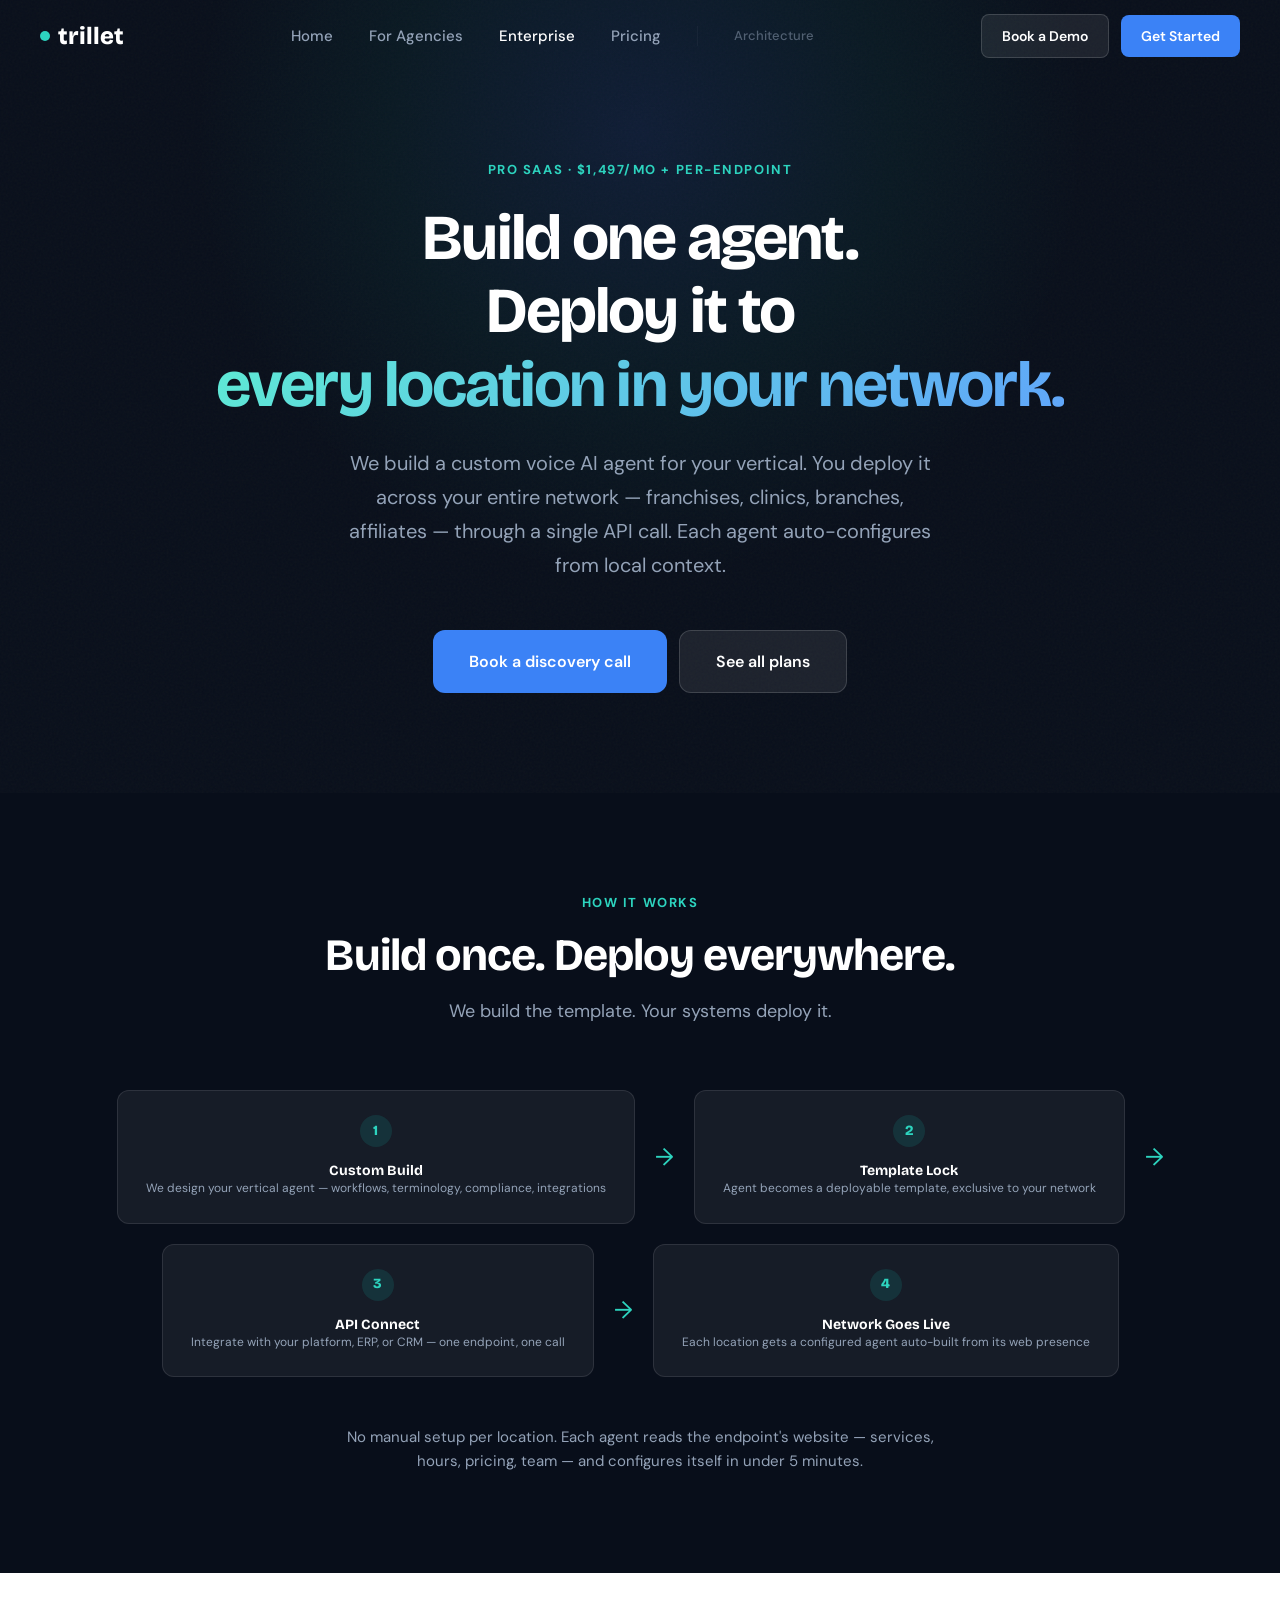
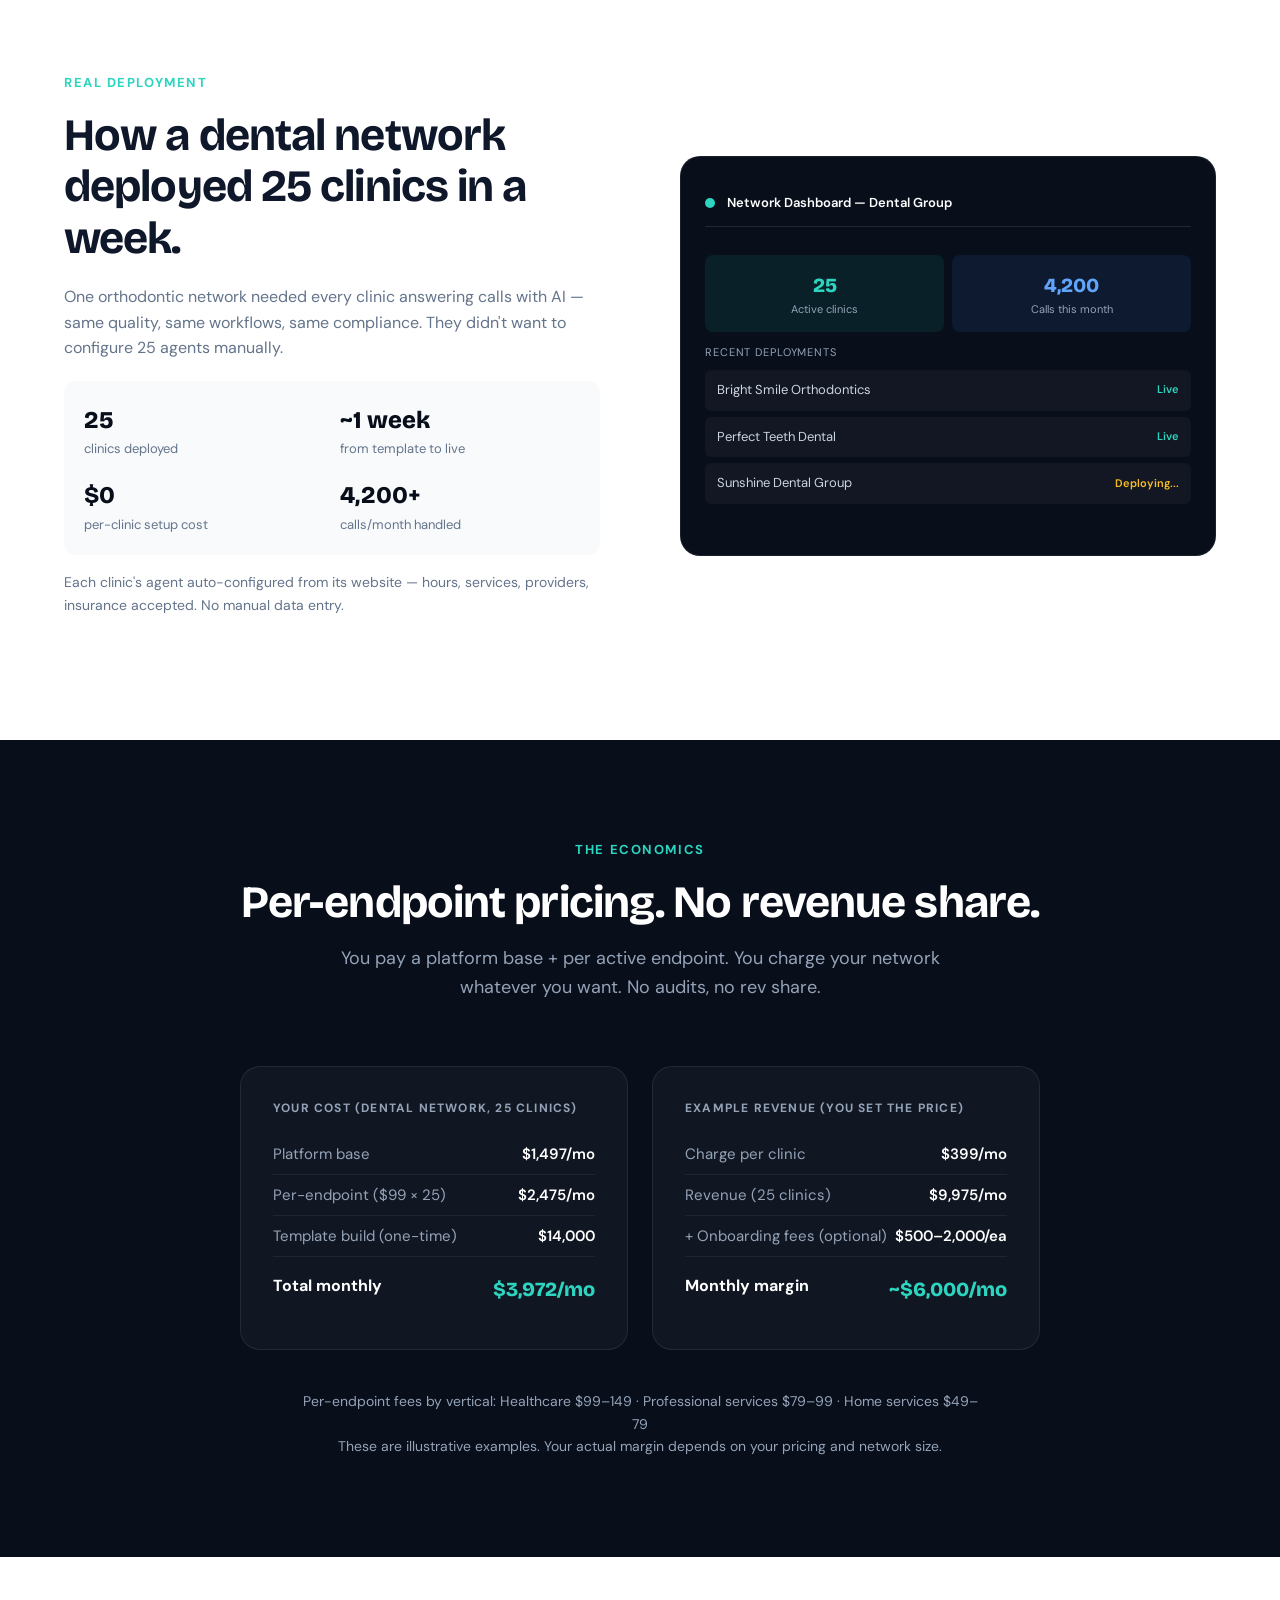
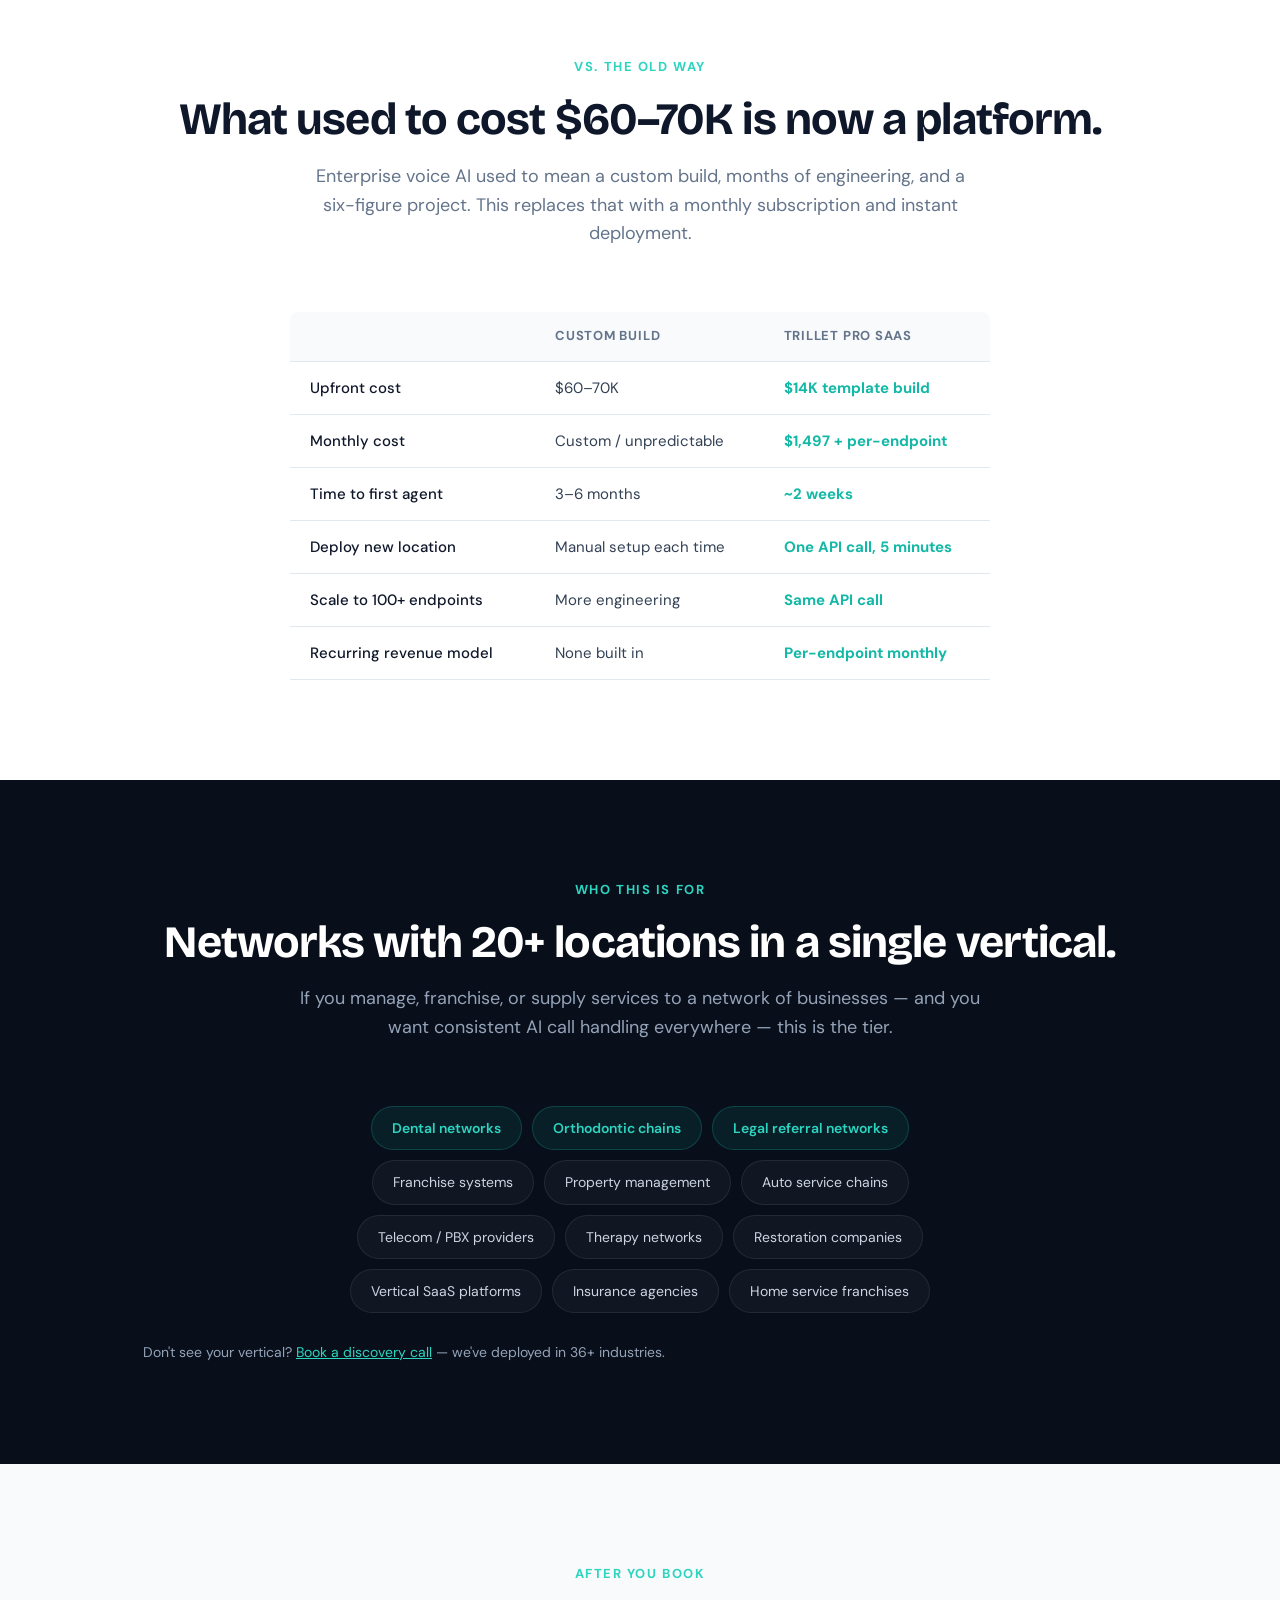
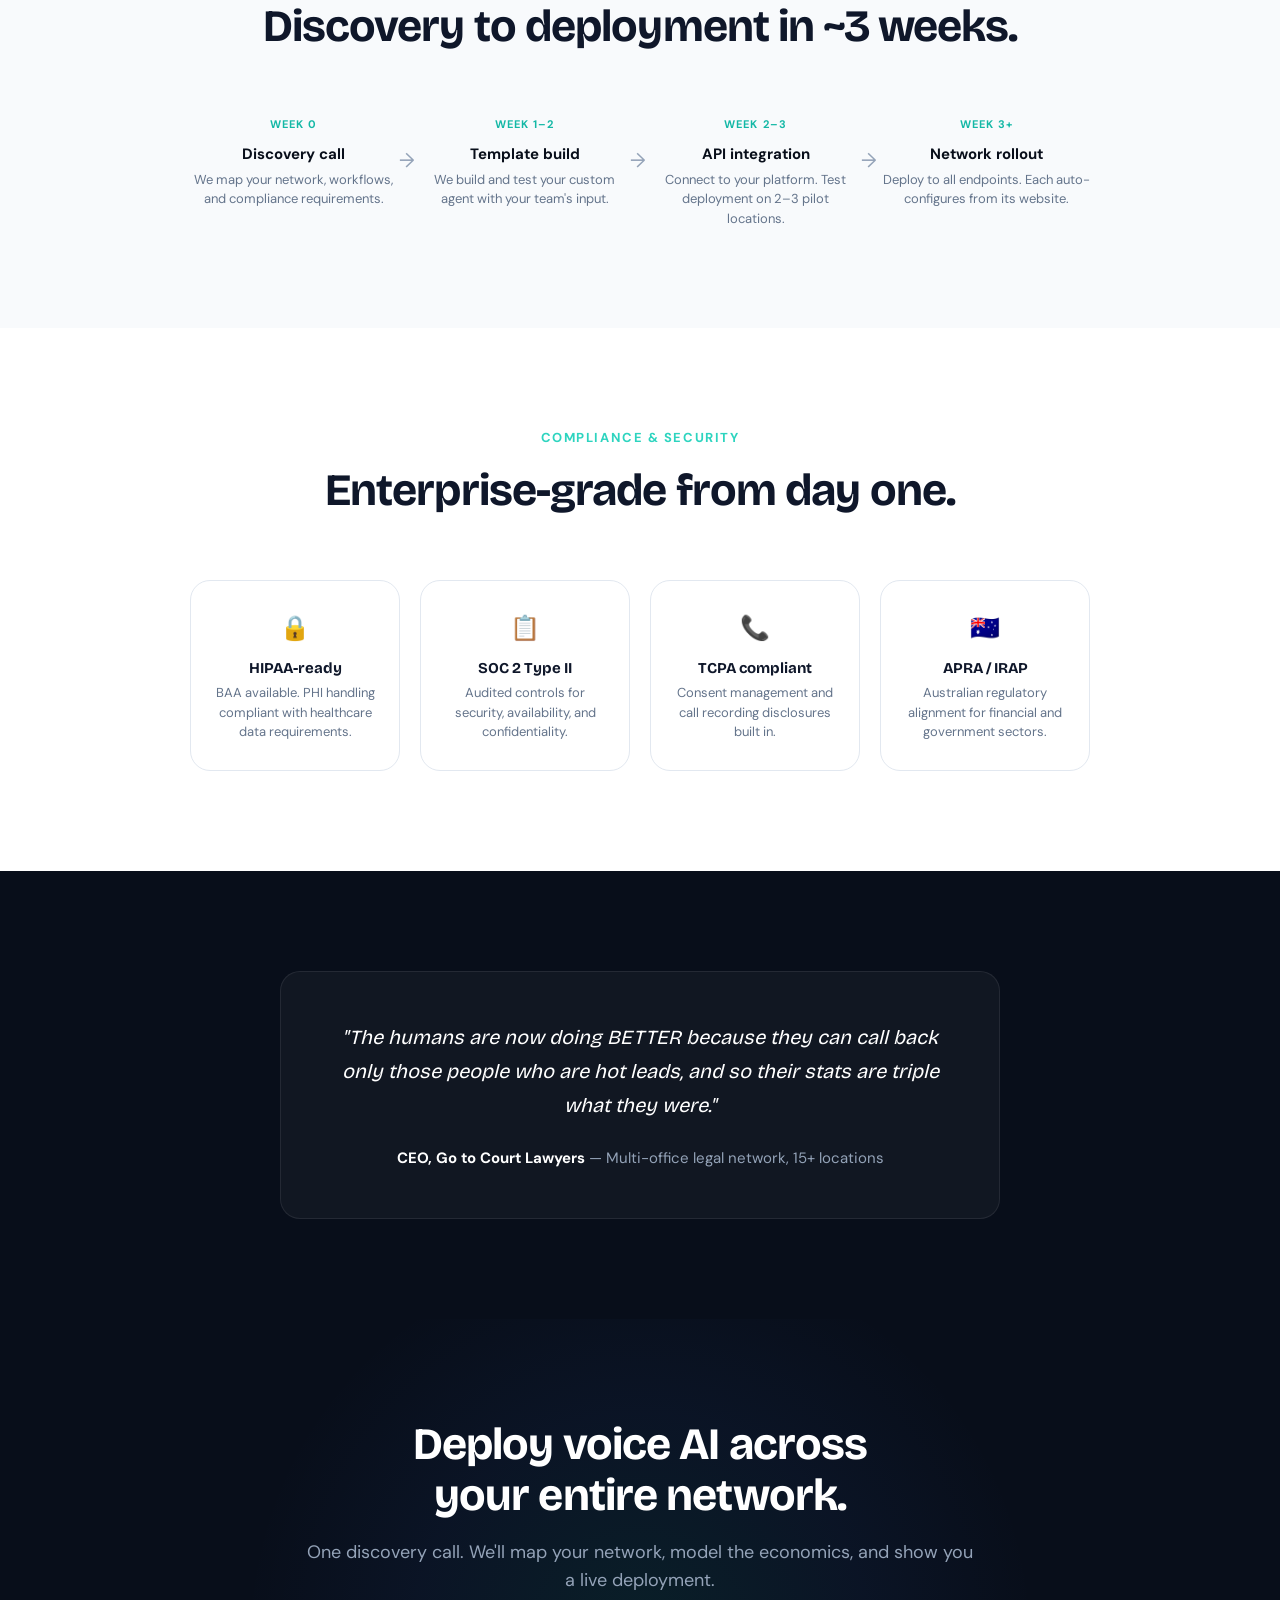
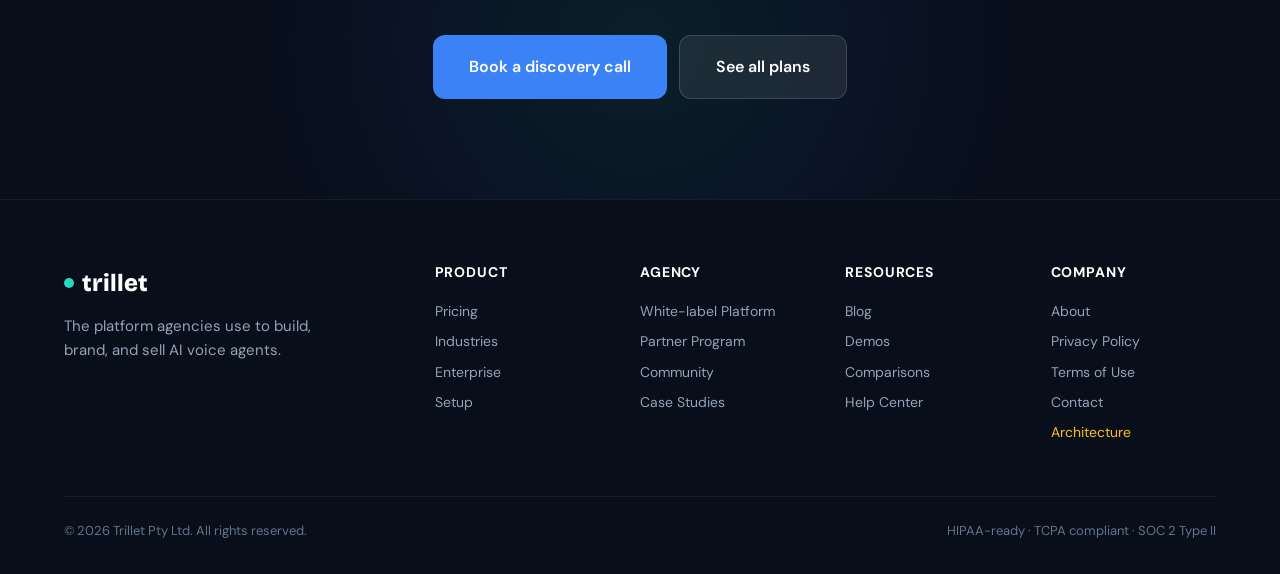
<file: enterprise.html>
<!DOCTYPE html>
<html lang="en">

<head>
  <meta charset="UTF-8">
  <meta name="viewport" content="width=device-width, initial-scale=1.0">
  <title>Trillet Enterprise — Deploy Voice AI Across Your Network</title>
  <meta name="description"
    content="One custom agent template. Thousands of endpoints. API-driven deployment across your franchise, network, or platform. Voice AI at scale.">
  <link rel="stylesheet" href="styles.css">
  <style>
    /* Enterprise page overrides */
    .process-flow .process-node {
      position: relative;
    }

    .process-node .step-num {
      display: inline-flex;
      align-items: center;
      justify-content: center;
      width: 32px;
      height: 32px;
      border-radius: 50%;
      background: rgba(20, 184, 166, 0.15);
      color: var(--teal-400);
      font-family: var(--font-display);
      font-weight: 800;
      font-size: 0.875rem;
      margin-bottom: 8px;
    }

    .vertical-tags {
      display: flex;
      flex-wrap: wrap;
      gap: 10px;
      justify-content: center;
      max-width: 700px;
      margin: 0 auto;
    }

    .vertical-tag {
      background: rgba(255, 255, 255, 0.04);
      border: 1px solid rgba(255, 255, 255, 0.08);
      border-radius: 100px;
      padding: 10px 20px;
      font-size: 0.875rem;
      color: var(--slate-300);
    }

    .vertical-tag--featured {
      background: rgba(20, 184, 166, 0.1);
      border-color: rgba(20, 184, 166, 0.25);
      color: var(--teal-400);
      font-weight: 600;
    }

    .timeline-steps {
      display: grid;
      grid-template-columns: repeat(4, 1fr);
      gap: 24px;
      max-width: 900px;
      margin: 0 auto;
    }

    .timeline-step {
      text-align: center;
      position: relative;
    }

    .timeline-step::after {
      content: '→';
      position: absolute;
      right: -18px;
      top: 28px;
      color: var(--slate-400);
      font-size: 1.25rem;
    }

    .timeline-step:last-child::after {
      content: none;
    }

    .timeline-week {
      font-size: 0.6875rem;
      text-transform: uppercase;
      letter-spacing: 0.1em;
      color: var(--teal-500);
      font-weight: 700;
      margin-bottom: 8px;
    }

    .timeline-label {
      font-weight: 700;
      font-size: 0.9375rem;
      margin-bottom: 4px;
      color: var(--navy-950);
    }

    .timeline-desc {
      font-size: 0.8125rem;
      color: var(--text-muted);
      line-height: 1.5;
    }

    .compliance-card {
      background: var(--white);
      border: 1px solid var(--slate-200);
      border-radius: var(--radius-lg);
      padding: 28px 24px;
      text-align: center;
    }

    .compliance-card h4 {
      font-size: 0.9375rem;
      margin: 12px 0 6px;
    }

    .compliance-card p {
      font-size: 0.8125rem;
      color: var(--text-muted);
      line-height: 1.5;
      margin: 0;
    }

    @media (max-width: 768px) {
      .timeline-steps {
        grid-template-columns: 1fr 1fr;
      }

      .timeline-step::after {
        content: none;
      }
    }
  </style>
</head>

<body>

  <!-- ===== NAVIGATION ===== -->
  <nav class="nav">
    <div class="nav-inner">
      <a href="index.html" class="nav-logo">
        <span class="logo-dot"></span>
        trillet
      </a>
      <div class="nav-links">
        <a href="index.html">Home</a>
        <a href="agency.html">For Agencies</a>
        <a href="enterprise.html" class="active">Enterprise</a>
        <a href="pricing.html">Pricing</a>
        <a href="architecture.html"
          style="border-left:1px solid rgba(255,255,255,0.08); padding-left:36px; margin-left:0; font-size:0.8125rem; opacity:0.5;">Architecture</a>
      </div>
      <div class="nav-cta">
        <a href="#" class="btn btn--secondary btn--sm">Book a Demo</a>
        <a href="pricing.html" class="btn btn--primary btn--sm">Get Started</a>
      </div>
      <button class="nav-mobile-toggle" aria-label="Menu">☰</button>
    </div>
  </nav>

  <!-- ===== HERO ===== -->
  <section class="hero" style="padding-bottom:100px;">
    <div class="container">
      <div class="hero-content">
        <div class="section-label" style="color:var(--teal-400); margin-bottom:20px;">Pro SaaS &middot; $1,497/mo +
          per-endpoint</div>
        <h1>Build one agent.<br>Deploy it to<br><span class="highlight">every location in your network.</span></h1>
        <p>We build a custom voice AI agent for your vertical. You deploy it across your entire network — franchises,
          clinics, branches, affiliates — through a single API call. Each agent auto-configures from local context.</p>
        <div class="btn-group" style="justify-content:center;">
          <a href="#" class="btn btn--primary btn--lg">Book a discovery call</a>
          <a href="pricing.html" class="btn btn--secondary btn--lg">See all plans</a>
        </div>
      </div>
    </div>
  </section>

  <!-- ===== HOW IT WORKS — PROCESS FLOW ===== -->
  <section class="section section--dark">
    <div class="container">
      <div class="section-header">
        <div class="section-label">How it works</div>
        <h2>Build once. Deploy everywhere.</h2>
        <p>We build the template. Your systems deploy it.</p>
      </div>
      <div class="process-flow scroll-animate">
        <div class="process-node">
          <div class="step-num">1</div>
          <h4>Custom Build</h4>
          <p>We design your vertical agent — workflows, terminology, compliance, integrations</p>
        </div>
        <div class="process-arrow">→</div>
        <div class="process-node">
          <div class="step-num">2</div>
          <h4>Template Lock</h4>
          <p>Agent becomes a deployable template, exclusive to your network</p>
        </div>
        <div class="process-arrow">→</div>
        <div class="process-node">
          <div class="step-num">3</div>
          <h4>API Connect</h4>
          <p>Integrate with your platform, ERP, or CRM — one endpoint, one call</p>
        </div>
        <div class="process-arrow">→</div>
        <div class="process-node">
          <div class="step-num">4</div>
          <h4>Network Goes Live</h4>
          <p>Each location gets a configured agent auto-built from its web presence</p>
        </div>
      </div>
      <div style="text-align:center; margin-top:32px;">
        <p style="color:var(--slate-400); font-size:0.9375rem; max-width:600px; margin:0 auto;">No manual setup per
          location. Each agent reads the endpoint's website — services, hours, pricing, team — and configures itself in
          under 5 minutes.</p>
      </div>
    </div>
  </section>

  <!-- ===== THE CASE STUDY — DENTAL NETWORK ===== -->
  <section class="section">
    <div class="container">
      <div class="split scroll-animate">
        <div class="split-content">
          <div class="section-label">Real deployment</div>
          <h2>How a dental network deployed 25 clinics in a week.</h2>
          <p style="margin-bottom:20px;">One orthodontic network needed every clinic answering calls with AI — same
            quality, same workflows, same compliance. They didn't want to configure 25 agents manually.</p>
          <div style="background:var(--slate-50); border-radius:var(--radius); padding:20px; margin-bottom:16px;">
            <div style="display:grid; grid-template-columns:1fr 1fr; gap:16px;">
              <div>
                <div style="font-family:var(--font-display); font-weight:800; font-size:1.5rem; color:var(--navy-950);">
                  25</div>
                <div style="font-size:0.8125rem; color:var(--text-muted);">clinics deployed</div>
              </div>
              <div>
                <div style="font-family:var(--font-display); font-weight:800; font-size:1.5rem; color:var(--navy-950);">
                  ~1 week</div>
                <div style="font-size:0.8125rem; color:var(--text-muted);">from template to live</div>
              </div>
              <div>
                <div style="font-family:var(--font-display); font-weight:800; font-size:1.5rem; color:var(--navy-950);">
                  $0</div>
                <div style="font-size:0.8125rem; color:var(--text-muted);">per-clinic setup cost</div>
              </div>
              <div>
                <div style="font-family:var(--font-display); font-weight:800; font-size:1.5rem; color:var(--navy-950);">
                  4,200+</div>
                <div style="font-size:0.8125rem; color:var(--text-muted);">calls/month handled</div>
              </div>
            </div>
          </div>
          <p style="font-size:0.875rem; color:var(--text-muted);">Each clinic's agent auto-configured from its website —
            hours, services, providers, insurance accepted. No manual data entry.</p>
        </div>
        <div class="split-visual" style="background:var(--navy-950); border-color:rgba(255,255,255,0.08);">
          <div class="agent-mockup">
            <div class="agent-mockup-header" style="border-color:rgba(255,255,255,0.1);">
              <div class="agent-dot"></div>
              <span style="color:var(--white);">Network Dashboard — Dental Group</span>
            </div>
            <div style="padding:16px 0;">
              <div style="display:grid; grid-template-columns:1fr 1fr; gap:8px;">
                <div style="background:rgba(20,184,166,0.1); border-radius:8px; padding:14px 12px; text-align:center;">
                  <div
                    style="font-family:var(--font-display); font-weight:800; font-size:1.25rem; color:var(--teal-400);">
                    25</div>
                  <div style="font-size:0.6875rem; color:var(--slate-400);">Active clinics</div>
                </div>
                <div style="background:rgba(59,130,246,0.1); border-radius:8px; padding:14px 12px; text-align:center;">
                  <div
                    style="font-family:var(--font-display); font-weight:800; font-size:1.25rem; color:var(--blue-400);">
                    4,200</div>
                  <div style="font-size:0.6875rem; color:var(--slate-400);">Calls this month</div>
                </div>
              </div>
              <div
                style="margin-top:12px; font-size:0.6875rem; color:var(--slate-400); text-transform:uppercase; letter-spacing:0.08em;">
                Recent deployments</div>
              <div style="margin-top:8px; display:flex; flex-direction:column; gap:6px;">
                <div
                  style="background:rgba(255,255,255,0.04); border-radius:6px; padding:10px 12px; display:flex; justify-content:space-between; align-items:center;">
                  <span style="font-size:0.8125rem; color:var(--slate-300);">Bright Smile Orthodontics</span>
                  <span style="font-size:0.6875rem; color:var(--teal-400); font-weight:600;">Live</span>
                </div>
                <div
                  style="background:rgba(255,255,255,0.04); border-radius:6px; padding:10px 12px; display:flex; justify-content:space-between; align-items:center;">
                  <span style="font-size:0.8125rem; color:var(--slate-300);">Perfect Teeth Dental</span>
                  <span style="font-size:0.6875rem; color:var(--teal-400); font-weight:600;">Live</span>
                </div>
                <div
                  style="background:rgba(255,255,255,0.04); border-radius:6px; padding:10px 12px; display:flex; justify-content:space-between; align-items:center;">
                  <span style="font-size:0.8125rem; color:var(--slate-300);">Sunshine Dental Group</span>
                  <span style="font-size:0.6875rem; color:var(--amber-400); font-weight:600;">Deploying...</span>
                </div>
              </div>
            </div>
          </div>
        </div>
      </div>
    </div>
  </section>

  <!-- ===== THE ECONOMICS ===== -->
  <section class="section section--dark">
    <div class="container">
      <div class="section-header">
        <div class="section-label">The economics</div>
        <h2>Per-endpoint pricing. No revenue share.</h2>
        <p>You pay a platform base + per active endpoint. You charge your network whatever you want. No audits, no rev
          share.</p>
      </div>
      <div style="max-width:800px; margin:0 auto;" class="scroll-animate">
        <div style="display:grid; grid-template-columns:1fr 1fr; gap:24px; margin-bottom:40px;">
          <div
            style="background:rgba(255,255,255,0.04); border:1px solid rgba(255,255,255,0.08); border-radius:var(--radius-lg); padding:32px;">
            <div
              style="font-size:0.75rem; text-transform:uppercase; letter-spacing:0.1em; color:var(--slate-400); font-weight:700; margin-bottom:16px;">
              Your cost (dental network, 25 clinics)</div>
            <div
              style="display:flex; justify-content:space-between; padding:8px 0; border-bottom:1px solid rgba(255,255,255,0.06); font-size:0.9375rem;">
              <span style="color:var(--slate-400);">Platform base</span>
              <span style="color:var(--white); font-weight:600;">$1,497/mo</span>
            </div>
            <div
              style="display:flex; justify-content:space-between; padding:8px 0; border-bottom:1px solid rgba(255,255,255,0.06); font-size:0.9375rem;">
              <span style="color:var(--slate-400);">Per-endpoint ($99 × 25)</span>
              <span style="color:var(--white); font-weight:600;">$2,475/mo</span>
            </div>
            <div
              style="display:flex; justify-content:space-between; padding:8px 0; border-bottom:1px solid rgba(255,255,255,0.06); font-size:0.9375rem;">
              <span style="color:var(--slate-400);">Template build (one-time)</span>
              <span style="color:var(--white); font-weight:600;">$14,000</span>
            </div>
            <div style="display:flex; justify-content:space-between; padding:12px 0; font-size:1rem; margin-top:4px;">
              <span style="color:var(--white); font-weight:700;">Total monthly</span>
              <span
                style="color:var(--teal-400); font-weight:800; font-family:var(--font-display); font-size:1.25rem;">$3,972/mo</span>
            </div>
          </div>
          <div
            style="background:rgba(255,255,255,0.04); border:1px solid rgba(255,255,255,0.08); border-radius:var(--radius-lg); padding:32px;">
            <div
              style="font-size:0.75rem; text-transform:uppercase; letter-spacing:0.1em; color:var(--slate-400); font-weight:700; margin-bottom:16px;">
              Example revenue (you set the price)</div>
            <div
              style="display:flex; justify-content:space-between; padding:8px 0; border-bottom:1px solid rgba(255,255,255,0.06); font-size:0.9375rem;">
              <span style="color:var(--slate-400);">Charge per clinic</span>
              <span style="color:var(--white); font-weight:600;">$399/mo</span>
            </div>
            <div
              style="display:flex; justify-content:space-between; padding:8px 0; border-bottom:1px solid rgba(255,255,255,0.06); font-size:0.9375rem;">
              <span style="color:var(--slate-400);">Revenue (25 clinics)</span>
              <span style="color:var(--white); font-weight:600;">$9,975/mo</span>
            </div>
            <div
              style="display:flex; justify-content:space-between; padding:8px 0; border-bottom:1px solid rgba(255,255,255,0.06); font-size:0.9375rem;">
              <span style="color:var(--slate-400);">+ Onboarding fees (optional)</span>
              <span style="color:var(--white); font-weight:600;">$500–2,000/ea</span>
            </div>
            <div style="display:flex; justify-content:space-between; padding:12px 0; font-size:1rem; margin-top:4px;">
              <span style="color:var(--white); font-weight:700;">Monthly margin</span>
              <span
                style="color:var(--teal-400); font-weight:800; font-family:var(--font-display); font-size:1.25rem;">~$6,000/mo</span>
            </div>
          </div>
        </div>
        <div style="text-align:center;">
          <p style="color:var(--slate-400); font-size:0.875rem; margin:0 auto;">Per-endpoint fees by vertical:
            Healthcare $99–149 &middot; Professional services $79–99 &middot; Home services $49–79<br>These are
            illustrative examples. Your actual margin depends on your pricing and network size.</p>
        </div>
      </div>
    </div>
  </section>

  <!-- ===== VS THE OLD WAY ===== -->
  <section class="section">
    <div class="container">
      <div class="section-header">
        <div class="section-label">vs. the old way</div>
        <h2>What used to cost $60–70K is now a platform.</h2>
        <p>Enterprise voice AI used to mean a custom build, months of engineering, and a six-figure project. This
          replaces that with a monthly subscription and instant deployment.</p>
      </div>
      <div style="overflow-x:auto; max-width:700px; margin:0 auto;" class="scroll-animate">
        <table class="comparison-table">
          <thead>
            <tr>
              <th style="width:35%;"></th>
              <th>Custom Build</th>
              <th>Trillet Pro SaaS</th>
            </tr>
          </thead>
          <tbody>
            <tr>
              <td>Upfront cost</td>
              <td>$60–70K</td>
              <td class="check">$14K template build</td>
            </tr>
            <tr>
              <td>Monthly cost</td>
              <td>Custom / unpredictable</td>
              <td class="check">$1,497 + per-endpoint</td>
            </tr>
            <tr>
              <td>Time to first agent</td>
              <td>3–6 months</td>
              <td class="check">~2 weeks</td>
            </tr>
            <tr>
              <td>Deploy new location</td>
              <td>Manual setup each time</td>
              <td class="check">One API call, 5 minutes</td>
            </tr>
            <tr>
              <td>Scale to 100+ endpoints</td>
              <td>More engineering</td>
              <td class="check">Same API call</td>
            </tr>
            <tr>
              <td>Recurring revenue model</td>
              <td>None built in</td>
              <td class="check">Per-endpoint monthly</td>
            </tr>
          </tbody>
        </table>
      </div>
    </div>
  </section>

  <!-- ===== WHO THIS IS FOR ===== -->
  <section class="section section--dark">
    <div class="container">
      <div class="section-header">
        <div class="section-label">Who this is for</div>
        <h2>Networks with 20+ locations in a single vertical.</h2>
        <p>If you manage, franchise, or supply services to a network of businesses — and you want consistent AI call
          handling everywhere — this is the tier.</p>
      </div>
      <div class="vertical-tags scroll-animate">
        <span class="vertical-tag vertical-tag--featured">Dental networks</span>
        <span class="vertical-tag vertical-tag--featured">Orthodontic chains</span>
        <span class="vertical-tag vertical-tag--featured">Legal referral networks</span>
        <span class="vertical-tag">Franchise systems</span>
        <span class="vertical-tag">Property management</span>
        <span class="vertical-tag">Auto service chains</span>
        <span class="vertical-tag">Telecom / PBX providers</span>
        <span class="vertical-tag">Therapy networks</span>
        <span class="vertical-tag">Restoration companies</span>
        <span class="vertical-tag">Vertical SaaS platforms</span>
        <span class="vertical-tag">Insurance agencies</span>
        <span class="vertical-tag">Home service franchises</span>
      </div>
      <div style="text-align:center; margin-top:28px;">
        <p style="color:var(--slate-400); font-size:0.875rem;">Don't see your vertical? <a href="#"
            style="color:var(--teal-400); text-decoration:underline;">Book a discovery call</a> — we've deployed in 36+
          industries.</p>
      </div>
    </div>
  </section>

  <!-- ===== WHAT HAPPENS NEXT ===== -->
  <section class="section section--light">
    <div class="container">
      <div class="section-header">
        <div class="section-label">After you book</div>
        <h2>Discovery to deployment in ~3 weeks.</h2>
      </div>
      <div class="timeline-steps scroll-animate">
        <div class="timeline-step">
          <div class="timeline-week">Week 0</div>
          <div class="timeline-label">Discovery call</div>
          <div class="timeline-desc">We map your network, workflows, and compliance requirements.</div>
        </div>
        <div class="timeline-step">
          <div class="timeline-week">Week 1–2</div>
          <div class="timeline-label">Template build</div>
          <div class="timeline-desc">We build and test your custom agent with your team's input.</div>
        </div>
        <div class="timeline-step">
          <div class="timeline-week">Week 2–3</div>
          <div class="timeline-label">API integration</div>
          <div class="timeline-desc">Connect to your platform. Test deployment on 2–3 pilot locations.</div>
        </div>
        <div class="timeline-step">
          <div class="timeline-week">Week 3+</div>
          <div class="timeline-label">Network rollout</div>
          <div class="timeline-desc">Deploy to all endpoints. Each auto-configures from its website.</div>
        </div>
      </div>
    </div>
  </section>

  <!-- ===== COMPLIANCE ===== -->
  <section class="section">
    <div class="container">
      <div class="section-header">
        <div class="section-label">Compliance &amp; security</div>
        <h2>Enterprise-grade from day one.</h2>
      </div>
      <div style="display:grid; grid-template-columns:repeat(4,1fr); gap:20px; max-width:900px; margin:0 auto;"
        class="scroll-animate">
        <div class="compliance-card">
          <div style="font-size:1.5rem;">🔒</div>
          <h4>HIPAA-ready</h4>
          <p>BAA available. PHI handling compliant with healthcare data requirements.</p>
        </div>
        <div class="compliance-card">
          <div style="font-size:1.5rem;">📋</div>
          <h4>SOC 2 Type II</h4>
          <p>Audited controls for security, availability, and confidentiality.</p>
        </div>
        <div class="compliance-card">
          <div style="font-size:1.5rem;">📞</div>
          <h4>TCPA compliant</h4>
          <p>Consent management and call recording disclosures built in.</p>
        </div>
        <div class="compliance-card">
          <div style="font-size:1.5rem;">🇦🇺</div>
          <h4>APRA / IRAP</h4>
          <p>Australian regulatory alignment for financial and government sectors.</p>
        </div>
      </div>
    </div>
  </section>

  <!-- ===== TESTIMONIAL ===== -->
  <section class="section section--dark">
    <div class="container">
      <div class="testimonial scroll-animate">
        <blockquote>"The humans are now doing BETTER because they can call back only those people who are hot leads, and
          so their stats are triple what they were."</blockquote>
        <div class="testimonial-author">
          <strong>CEO, Go to Court Lawyers</strong> — Multi-office legal network, 15+ locations
        </div>
      </div>
    </div>
  </section>

  <!-- ===== CTA ===== -->
  <section class="cta-section">
    <div class="container">
      <h2>Deploy voice AI across<br>your entire network.</h2>
      <p>One discovery call. We'll map your network, model the economics, and show you a live deployment.</p>
      <div class="btn-group" style="justify-content:center;">
        <a href="#" class="btn btn--primary btn--lg">Book a discovery call</a>
        <a href="pricing.html" class="btn btn--secondary btn--lg">See all plans</a>
      </div>
    </div>
  </section>

  <!-- ===== FOOTER ===== -->
  <footer class="footer">
    <div class="container">
      <div class="footer-grid">
        <div class="footer-brand">
          <div class="nav-logo" style="margin-bottom:4px;">
            <span class="logo-dot"></span>
            trillet
          </div>
          <p>The platform agencies use to build, brand, and sell AI voice agents.</p>
        </div>
        <div class="footer-col">
          <h4>Product</h4>
          <a href="pricing.html">Pricing</a>
          <a href="#">Industries</a>
          <a href="enterprise.html">Enterprise</a>
          <a href="#">Setup</a>
        </div>
        <div class="footer-col">
          <h4>Agency</h4>
          <a href="agency.html">White-label Platform</a>
          <a href="#">Partner Program</a>
          <a href="#">Community</a>
          <a href="#">Case Studies</a>
        </div>
        <div class="footer-col">
          <h4>Resources</h4>
          <a href="#">Blog</a>
          <a href="#">Demos</a>
          <a href="#">Comparisons</a>
          <a href="#">Help Center</a>
        </div>
        <div class="footer-col">
          <h4>Company</h4>
          <a href="#">About</a>
          <a href="#">Privacy Policy</a>
          <a href="#">Terms of Use</a>
          <a href="#">Contact</a>
          <a href="architecture.html" style="color:var(--amber-400);">Architecture</a>
        </div>
      </div>
      <div class="footer-bottom">
        <span>&copy; 2026 Trillet Pty Ltd. All rights reserved.</span>
        <span>HIPAA-ready &middot; TCPA compliant &middot; SOC 2 Type II</span>
      </div>
    </div>
  </footer>

  <script src="script.js"></script>
</body>

</html>
</file>
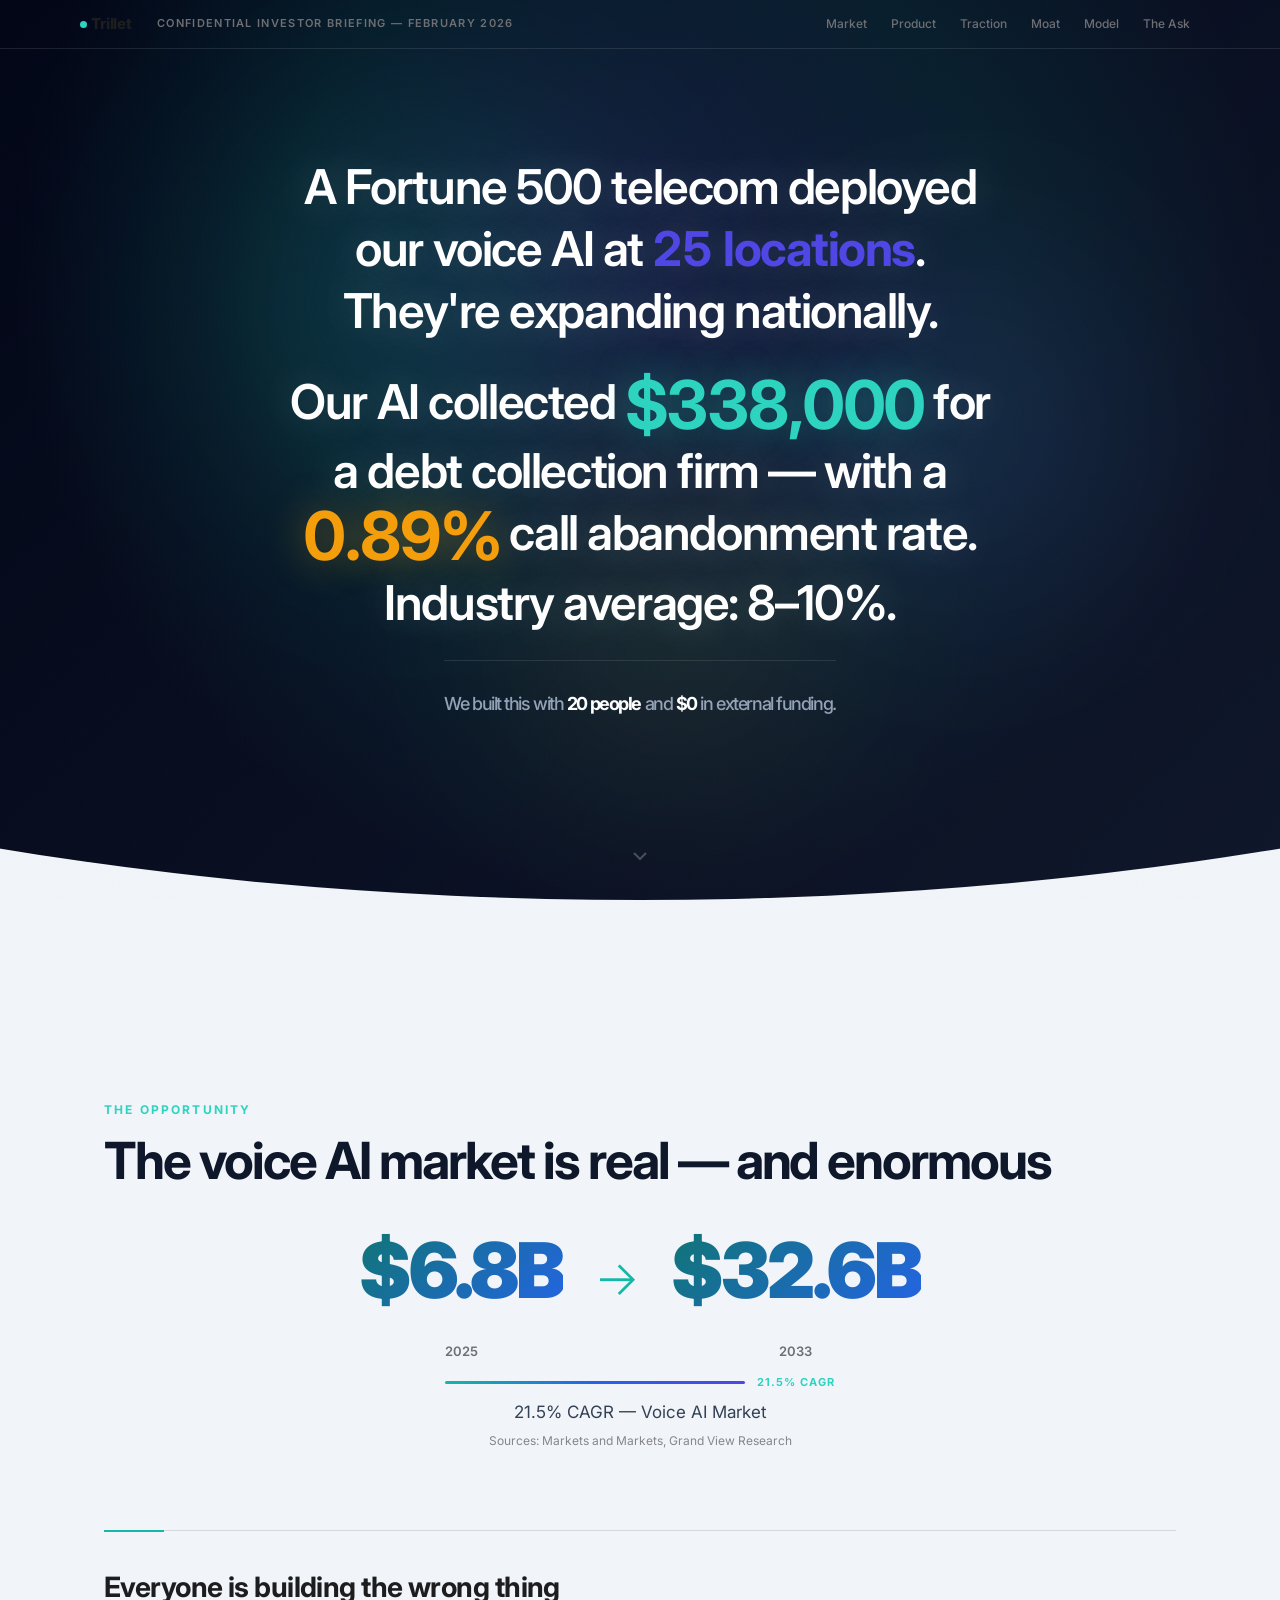
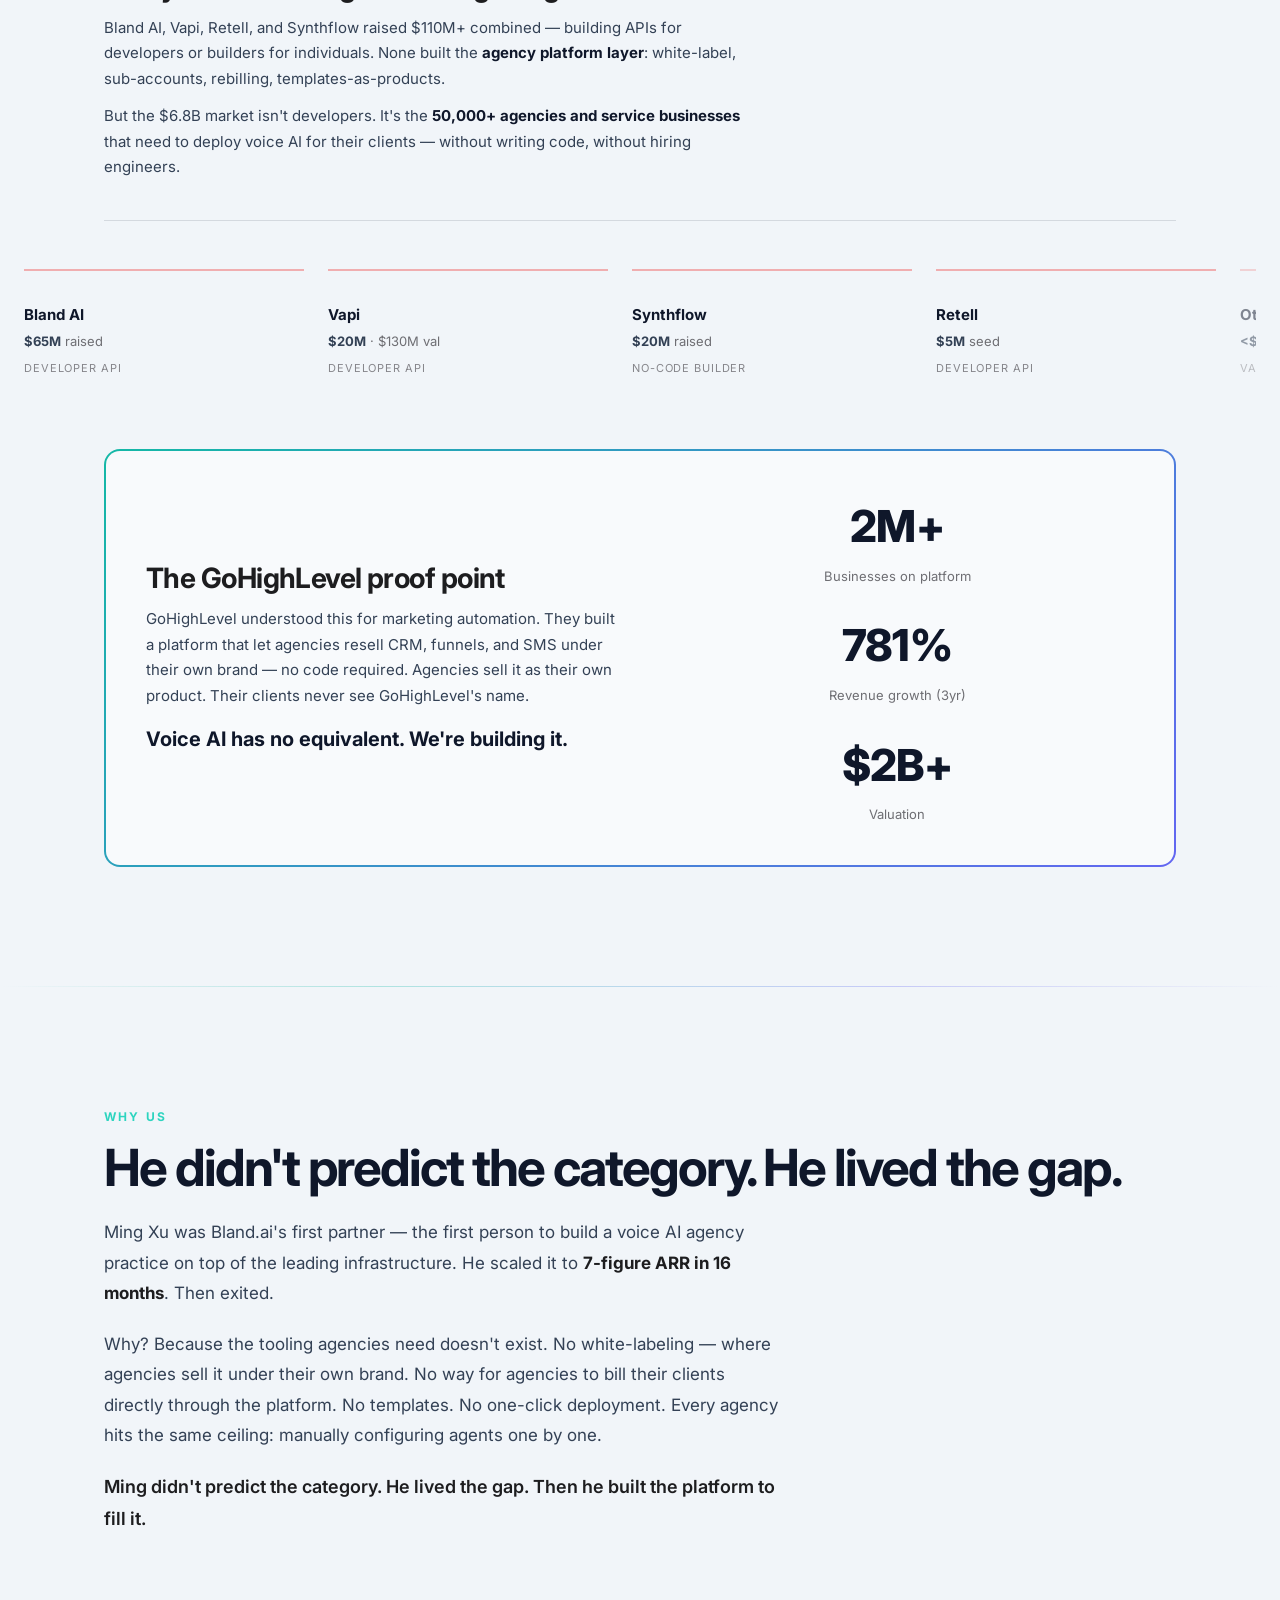
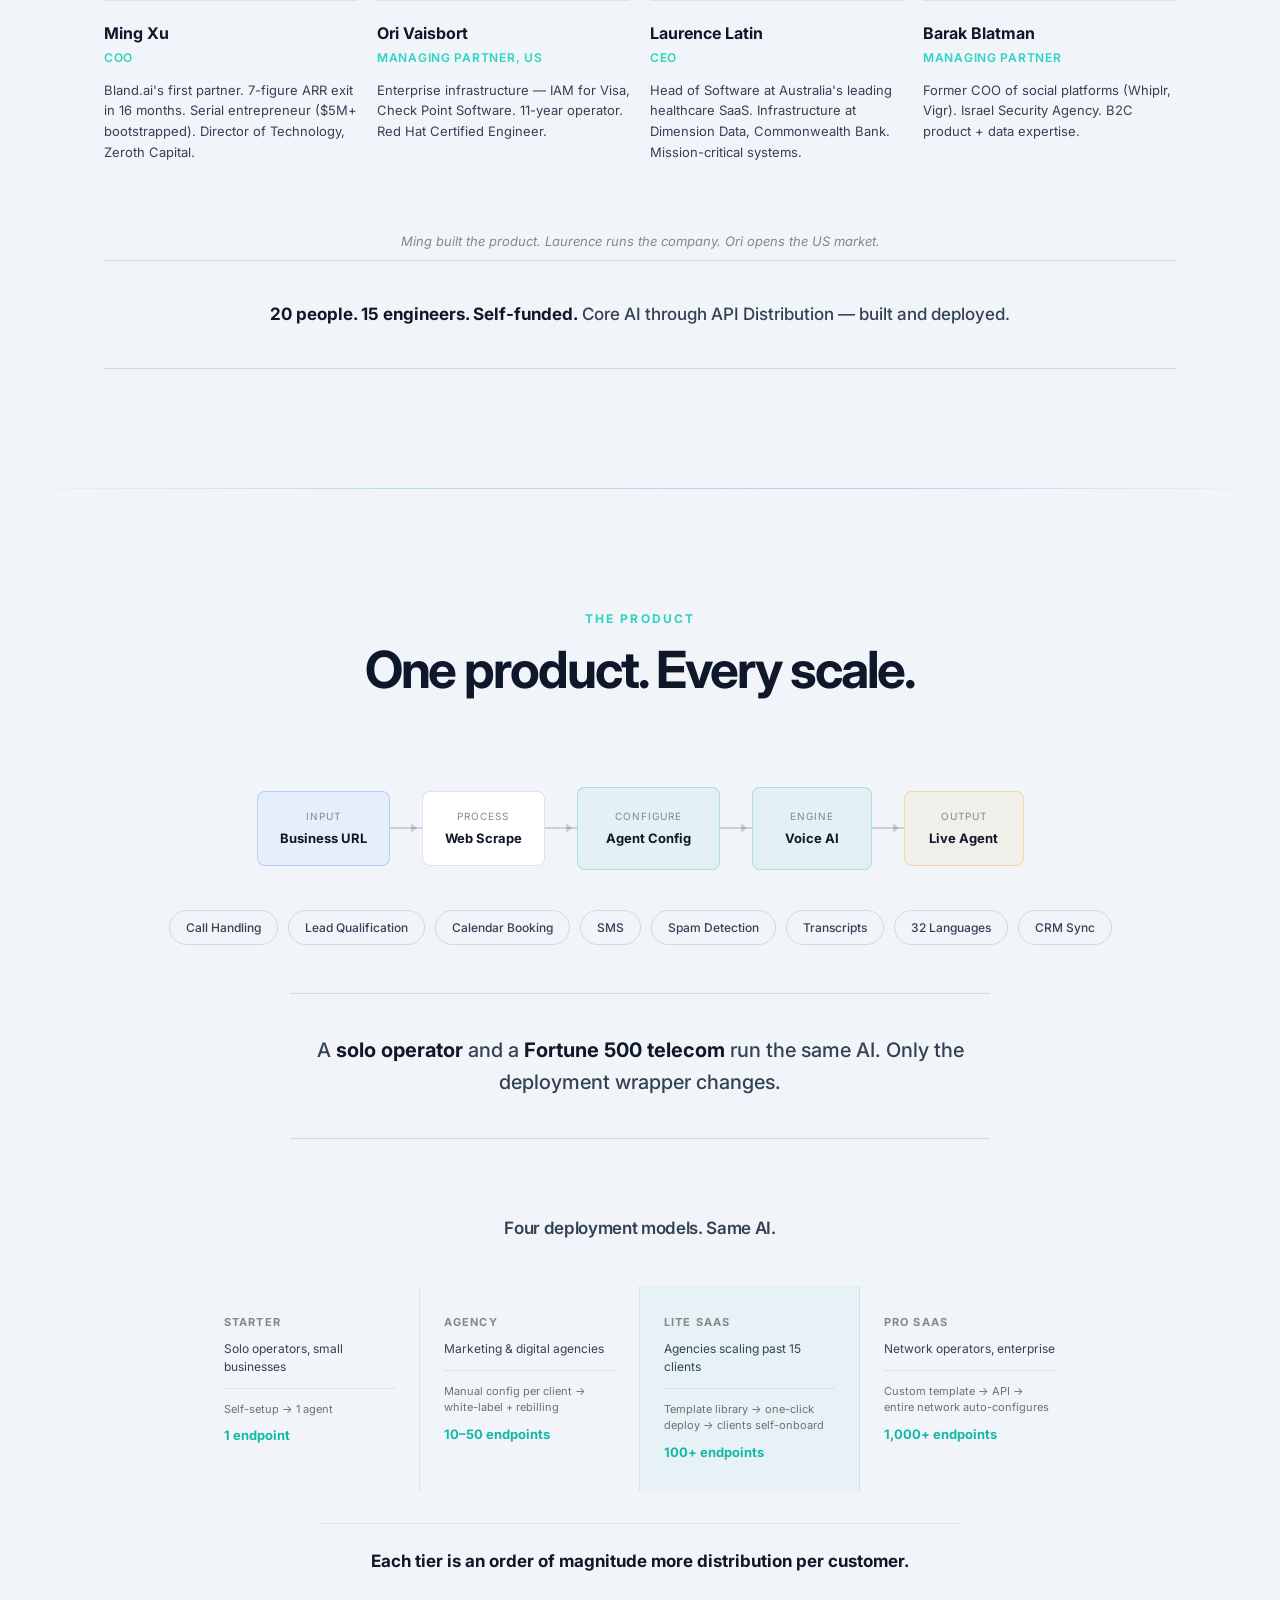
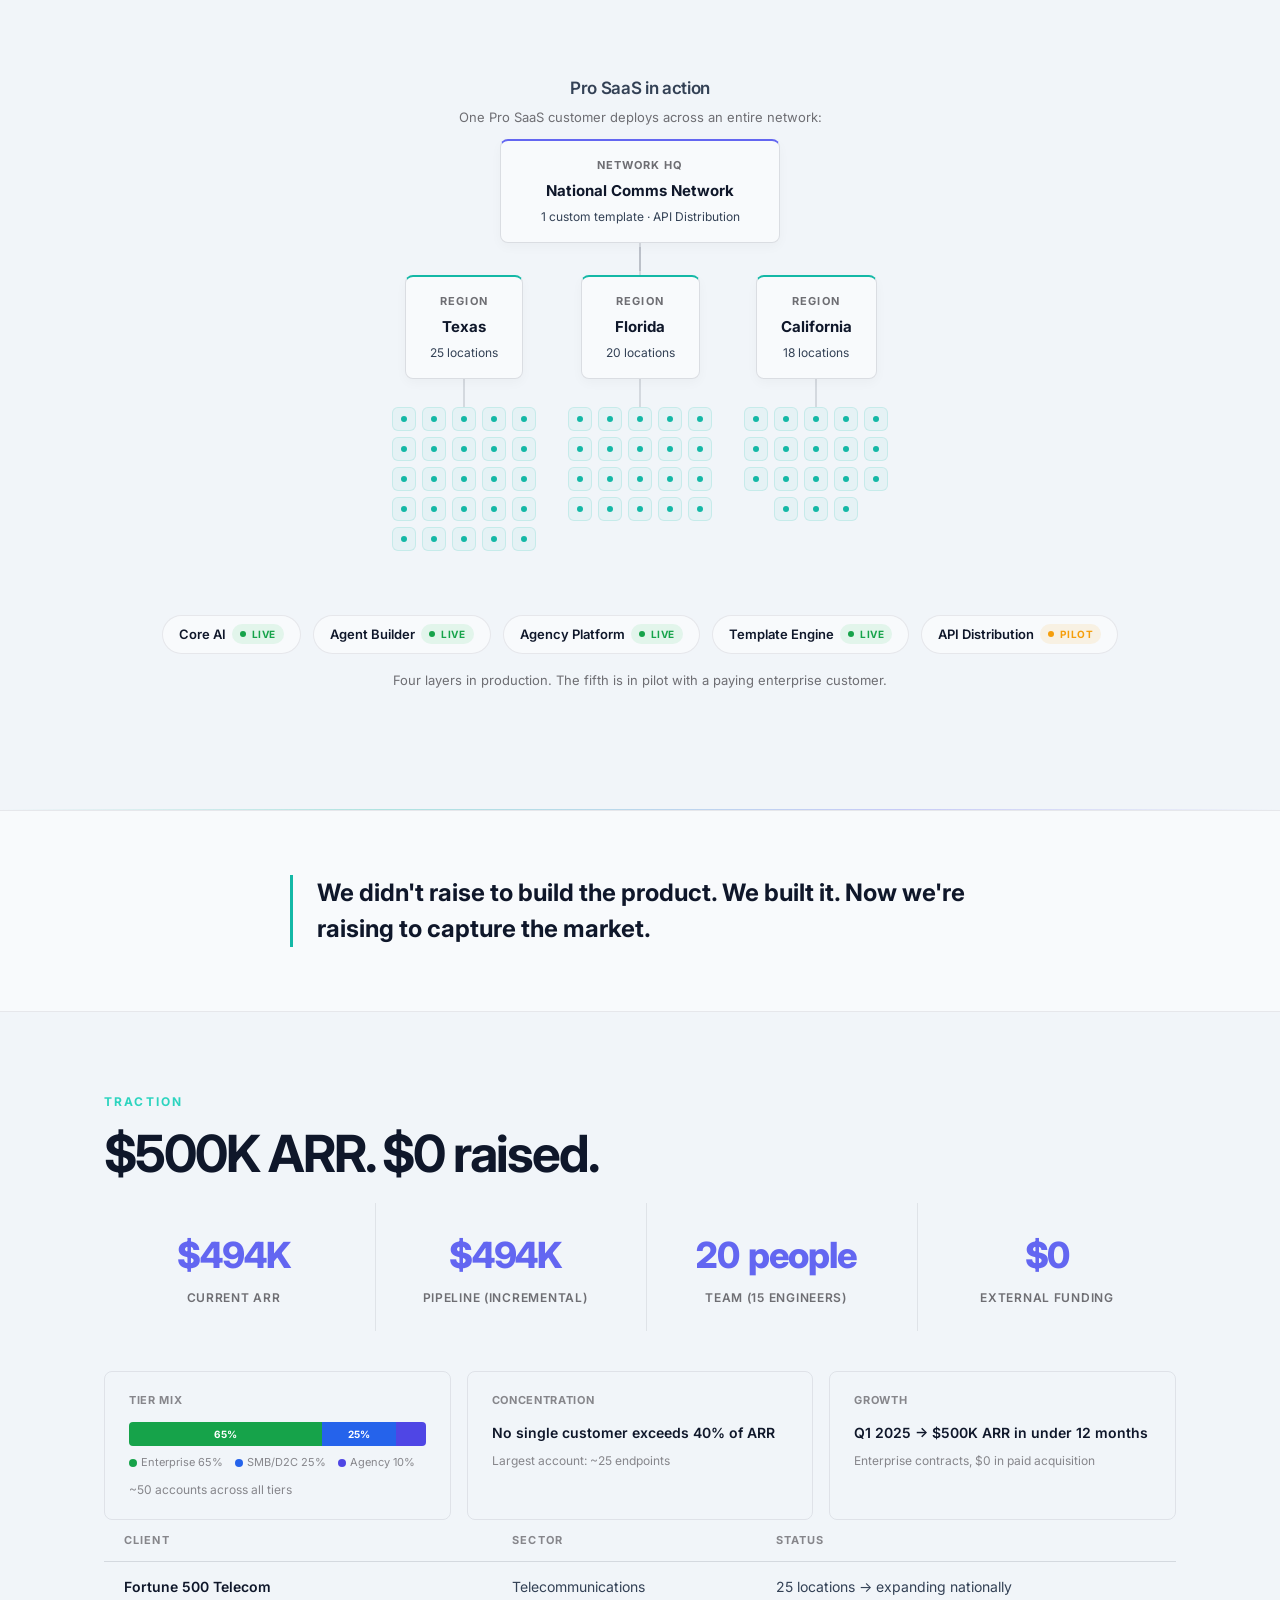
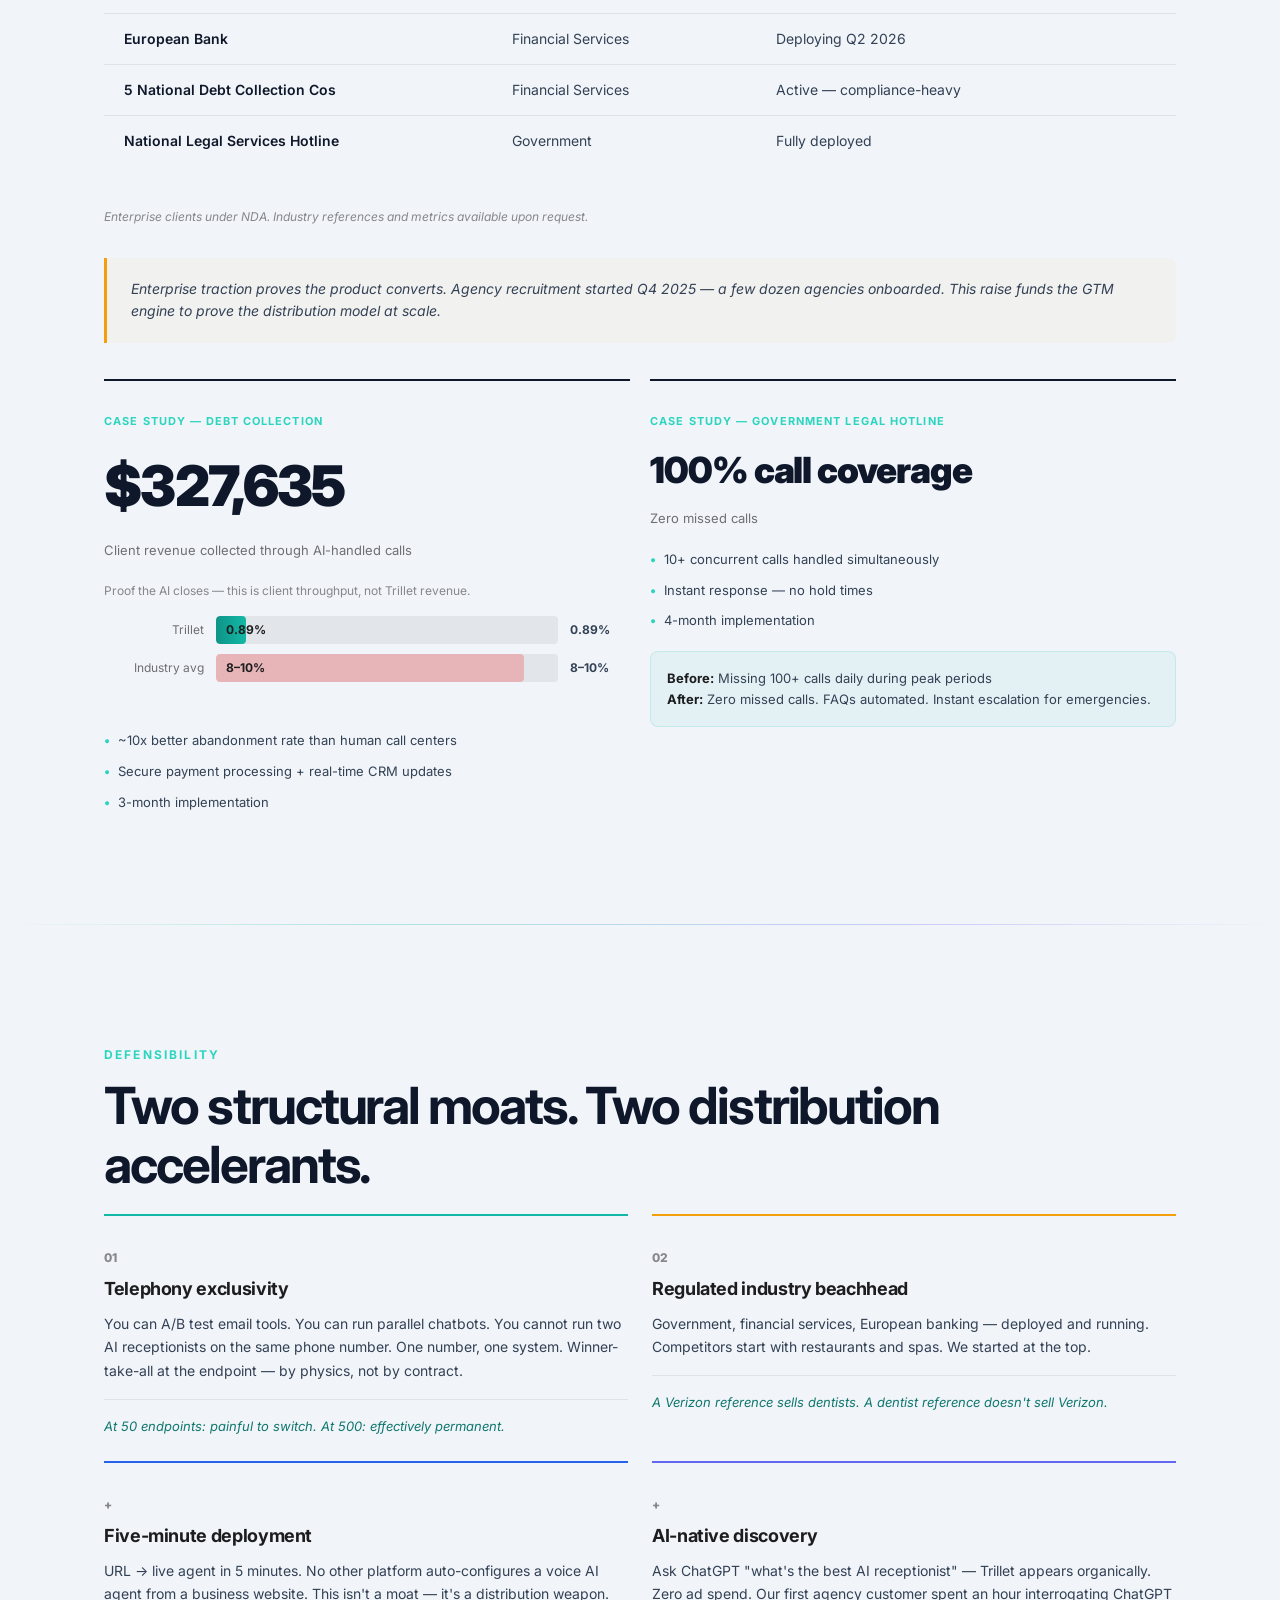
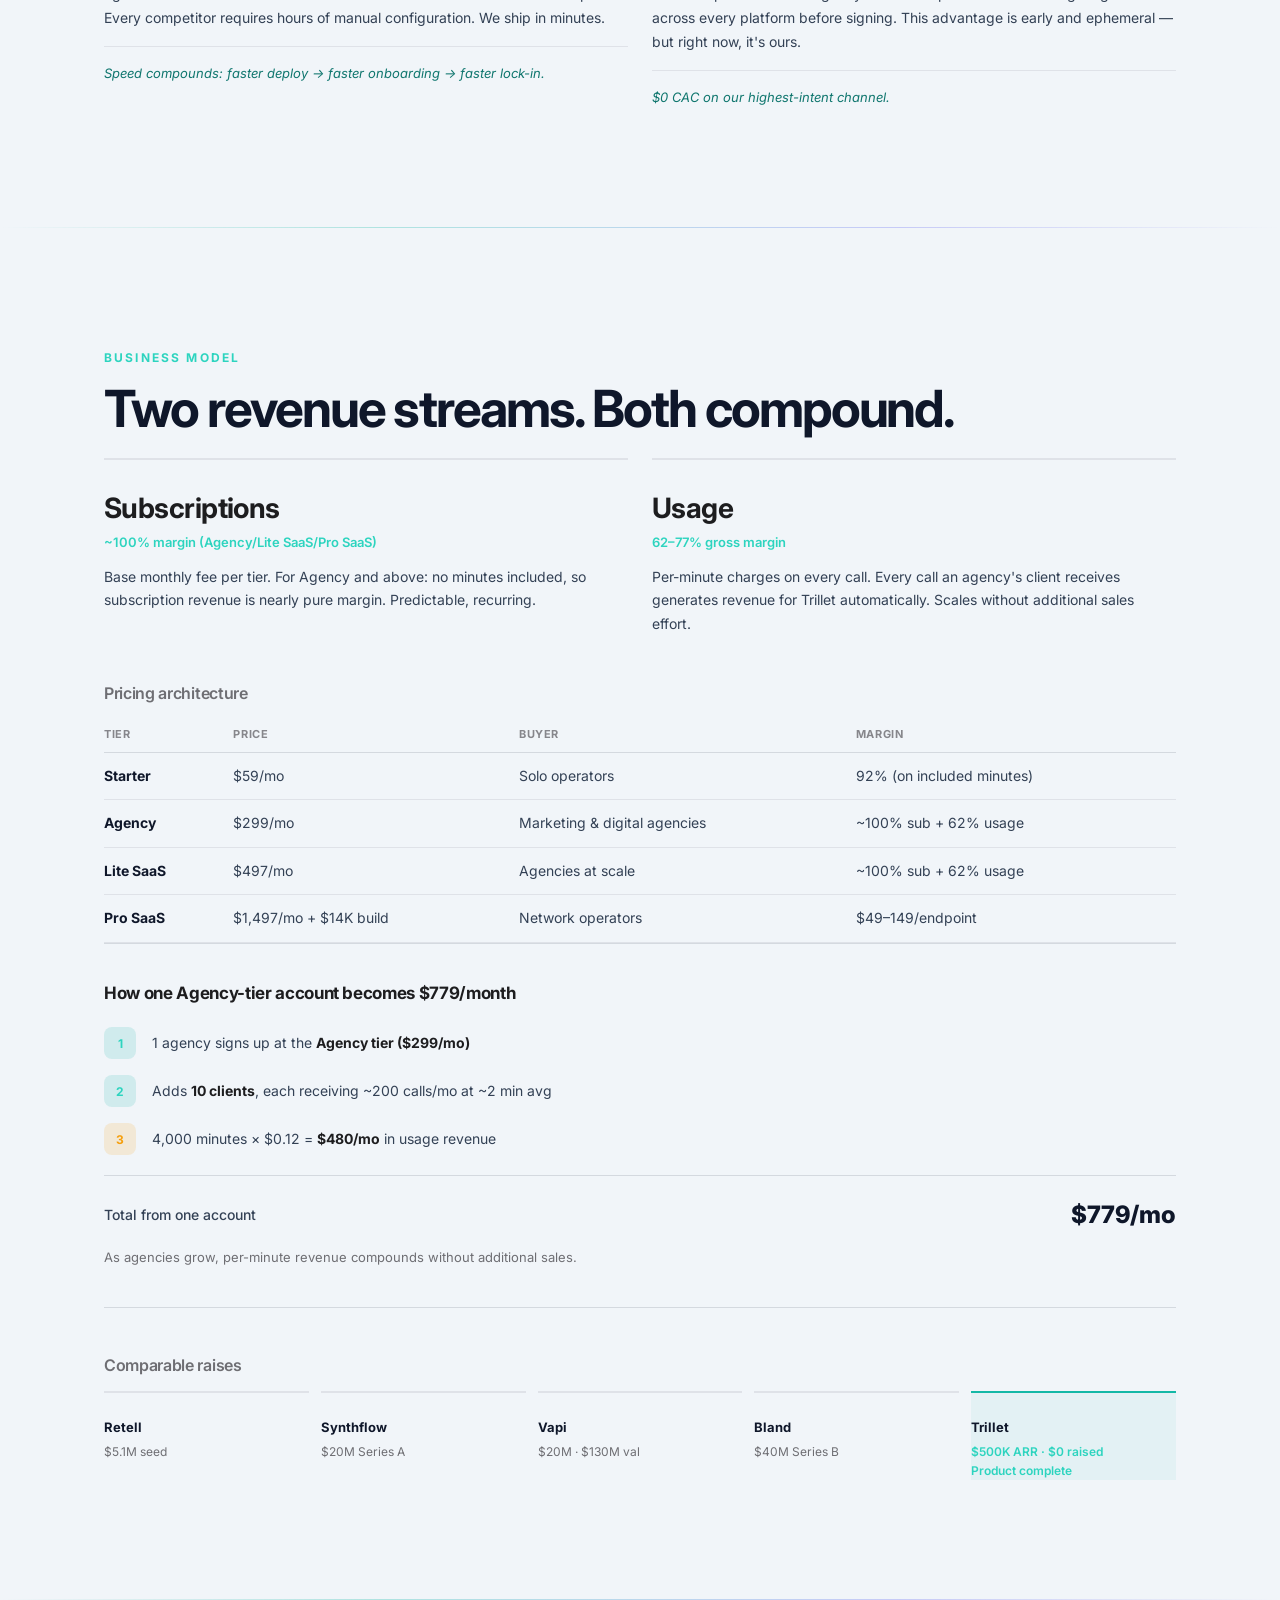
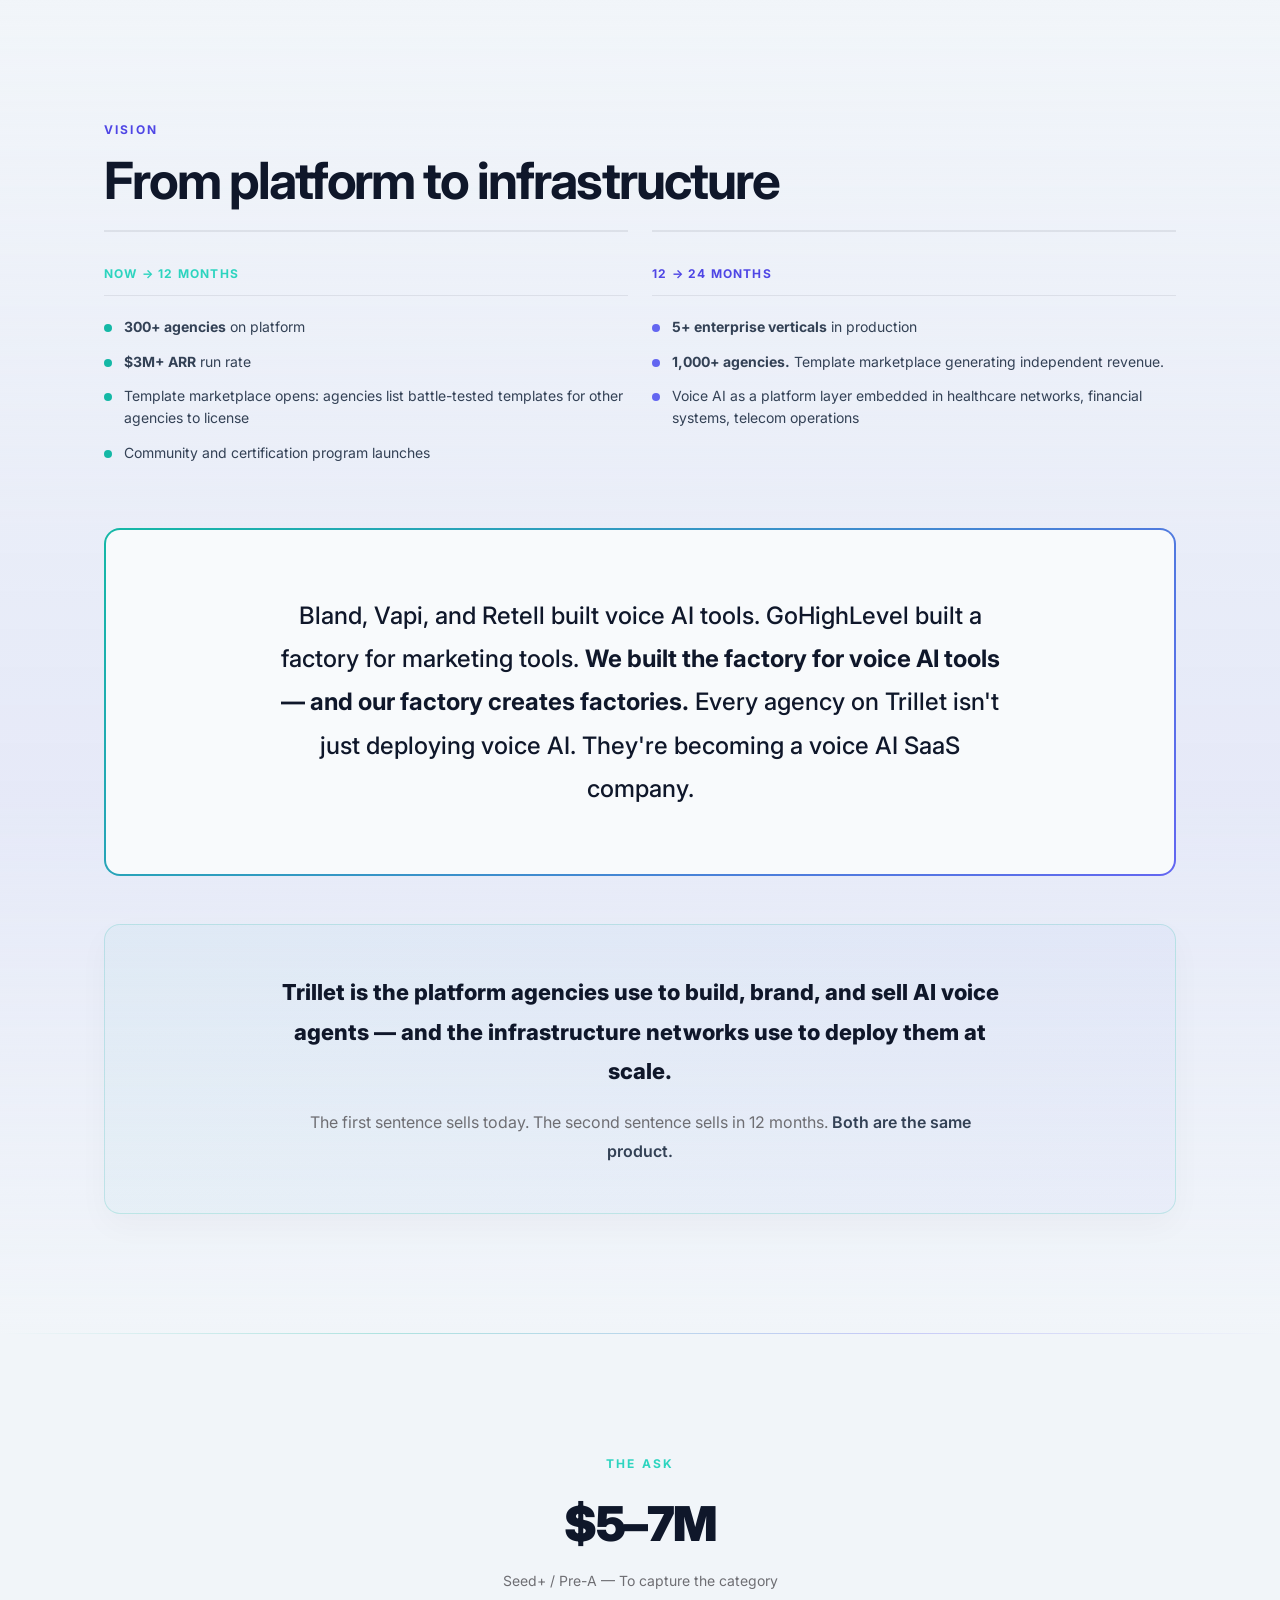
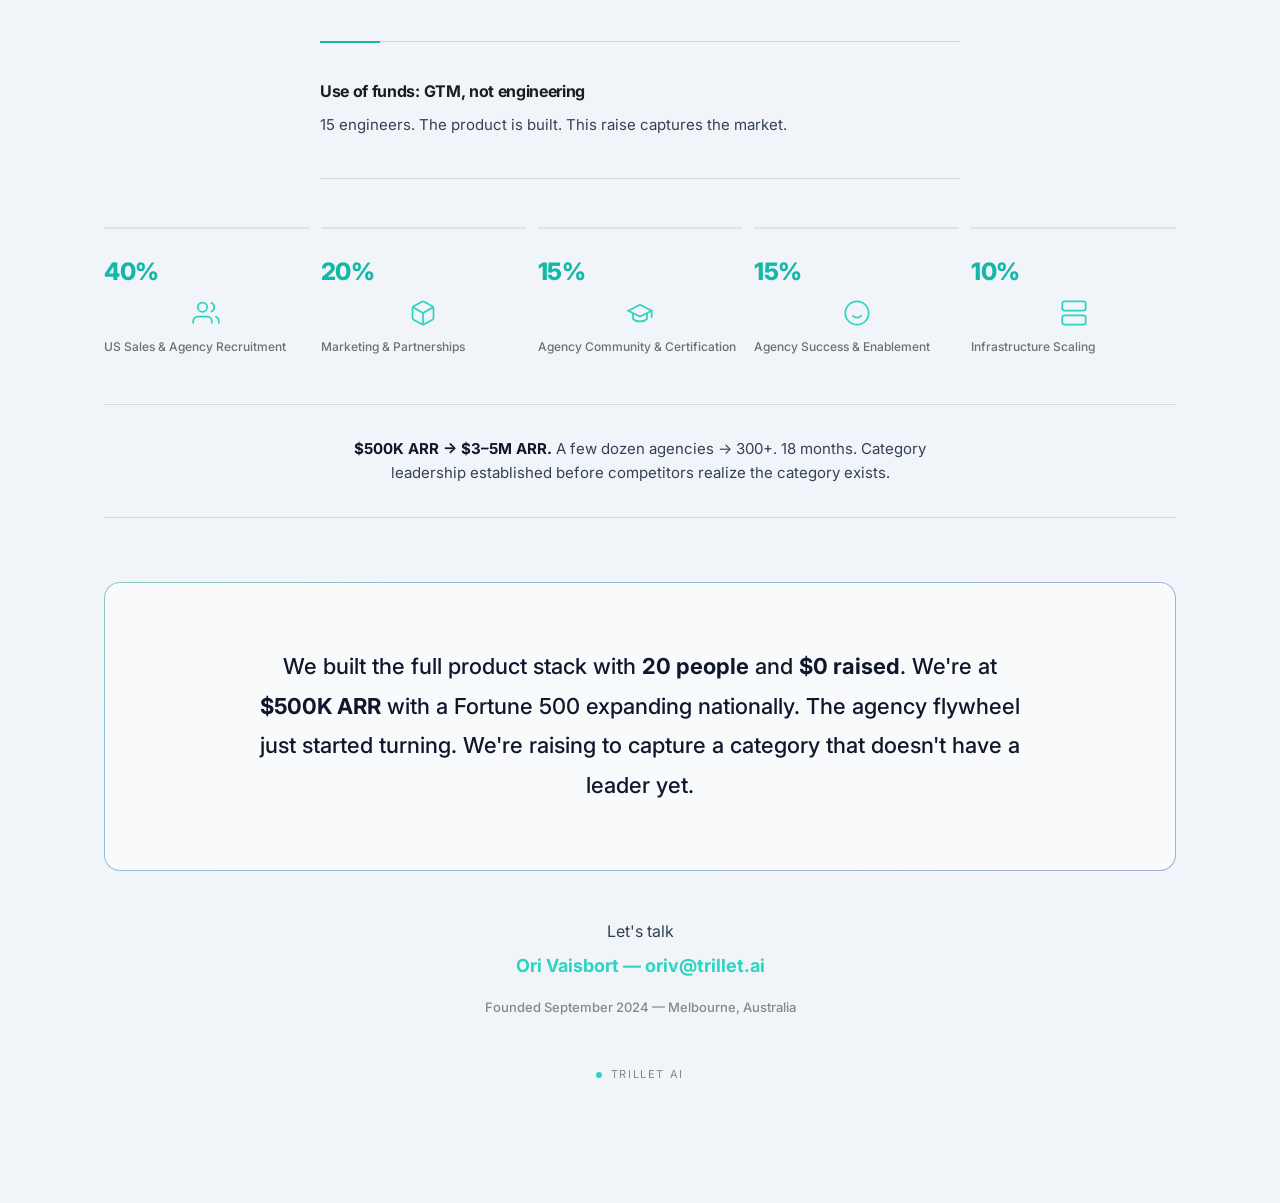
<file: investor_v3.html>
<!-- PRE-SEND BLOCKER: Update trillet.ai pricing to match this deck before sending -->
<!DOCTYPE html>
<html lang="en">

<head>
  <meta charset="UTF-8">
  <meta name="viewport" content="width=device-width, initial-scale=1.0">
  <title>Trillet AI — Confidential Investor Briefing</title>
  <link rel="preconnect" href="https://fonts.googleapis.com">
  <link rel="preconnect" href="https://fonts.gstatic.com" crossorigin>
  <link href="https://fonts.googleapis.com/css2?family=Inter:wght@300;400;500;600;700;800;900&display=swap"
    rel="stylesheet">
  <style>
    /* ============================================
       TRILLET AI — INVESTOR BRIEFING
       Confidential. February 2026.
       Aesthetic: Apple-style Editorial Light Mode
       ============================================ */

    *,
    *::before,
    *::after {
      margin: 0;
      padding: 0;
      box-sizing: border-box;
    }

    html {
      scroll-behavior: smooth;
      -webkit-font-smoothing: antialiased;
      -moz-osx-font-smoothing: grayscale;
    }

    :root {
      --bg-deep: #F1F5F9;
      /* Subtle icy bluish slate */
      --bg-primary: #FFFFFF;
      --bg-elevated: #FFFFFF;
      --bg-surface: #F8FAFC;
      --border-subtle: rgba(15, 23, 42, 0.08);
      /* Adjusted to slate shadow */
      --border-medium: rgba(15, 23, 42, 0.12);
      --border-strong: rgba(15, 23, 42, 0.16);

      --text-primary: #0F172A;
      /* Slate 900 */
      --text-secondary: #334155;
      /* Slate 700 */
      --text-tertiary: #6E6E73;
      /* Mid-gray */
      --text-muted: #86868B;
      --white: #1D1D1F;
      /* Inverted for light mode headers */

      --teal-600: #0D9488;
      --teal-500: #14B8A6;
      --teal-400: #2DD4BF;
      --teal-300: #0F766E;
      /* Darkened for accessibility on white */

      --amber-500: #D97706;
      /* Darkened for light background */
      --amber-400: #F59E0B;
      --amber-300: #B45309;

      --indigo-500: #6366F1;
      --indigo-400: #4F46E5;
      --indigo-300: #4338CA;

      --blue-500: #3B82F6;
      --blue-400: #2563EB;

      --green-500: #22C55E;
      --green-400: #16A34A;

      --red-500: #EF4444;

      --font: 'Inter', -apple-system, BlinkMacSystemFont, 'Segoe UI', sans-serif;
      --font-display: 'Inter', -apple-system, BlinkMacSystemFont, 'Segoe UI', sans-serif;
      --container: 1120px;
      --radius: 12px;
      --radius-sm: 8px;
      --radius-lg: 16px;
    }

    body {
      font-family: var(--font);
      background: var(--bg-deep);
      background-image: none;
      /* No radial gradients on pure background */
      color: var(--text-secondary);
      line-height: 1.6;
      overflow-x: hidden;
      position: relative;
    }

    /* Dynamic Cursor Glow (Inverted for light mode - subtle shadow/burn) */
    #cursorGlow {
      position: fixed;
      top: 0;
      left: 0;
      width: 800px;
      height: 800px;
      border-radius: 50%;
      background: radial-gradient(circle, rgba(0, 0, 0, 0.03) 0%, rgba(99, 102, 241, 0.01) 40%, transparent 70%);
      pointer-events: none;
      z-index: 0;
      transform: translate(-50%, -50%);
      transition: transform 0.1s ease-out;
      mix-blend-mode: multiply;
    }

    /* Soft grain texture kept extremely subtle for premium tactile feel */
    body::after {
      content: '';
      position: fixed;
      top: 0;
      left: 0;
      right: 0;
      bottom: 0;
      pointer-events: none;
      z-index: 9999;
      opacity: 0.015;
      background-image: url("data:image/svg+xml,%3Csvg viewBox='0 0 256 256' xmlns='http://www.w3.org/2000/svg'%3E%3Cfilter id='n'%3E%3CfeTurbulence type='fractalNoise' baseFrequency='0.85' numOctaves='4' stitchTiles='stitch'/%3E%3C/filter%3E%3Crect width='100%25' height='100%25' filter='url(%23n)'/%3E%3C/svg%3E");
      background-repeat: repeat;
      background-size: 256px 256px;
    }

    a {
      text-decoration: none;
      color: inherit;
    }

    /* --- Confidential Bar --- */
    .conf-bar {
      position: fixed;
      top: 0;
      left: 0;
      right: 0;
      z-index: 1000;
      background: transparent;
      /* Changed from dark to transparent for hero */
      border-bottom: 1px solid rgba(255, 255, 255, 0.1);
      padding: 0 24px;
      transition: background 0.3s ease, box-shadow 0.3s ease, border-color 0.3s ease;
    }

    .conf-bar.scrolled {
      background: rgba(251, 251, 253, 0.92);
      /* Matches light theme when scrolled */
      backdrop-filter: blur(20px);
      -webkit-backdrop-filter: blur(20px);
      box-shadow: 0 4px 24px rgba(0, 0, 0, 0.05);
      border-bottom: 1px solid var(--border-medium);
    }

    .conf-bar.scrolled .conf-logo {
      color: var(--text-primary);
      /* Dark text when scrolled onto light background */
    }

    .conf-bar-inner {
      max-width: var(--container);
      margin: 0 auto;
      display: flex;
      align-items: center;
      justify-content: space-between;
      height: 48px;
    }

    .conf-bar-left {
      display: flex;
      align-items: center;
      gap: 12px;
    }

    .conf-logo {
      font-weight: 800;
      font-size: 0.9375rem;
      color: var(--white);
      letter-spacing: -0.01em;
    }

    .conf-logo .dot {
      display: inline-block;
      width: 7px;
      height: 7px;
      background: var(--teal-400);
      border-radius: 50%;
      margin-right: 4px;
      vertical-align: middle;
    }

    .conf-divider {
      width: 1px;
      height: 16px;
      background: var(--border-medium);
    }

    .conf-label {
      font-size: 0.6875rem;
      text-transform: uppercase;
      letter-spacing: 0.12em;
      color: var(--text-tertiary);
      font-weight: 600;
    }

    .conf-nav {
      display: flex;
      gap: 4px;
    }

    .conf-nav a {
      font-size: 0.75rem;
      color: var(--text-tertiary);
      padding: 6px 10px;
      border-radius: 6px;
      transition: all 0.2s ease;
      font-weight: 500;
    }

    .conf-nav a:hover {
      color: var(--text-primary);
      background: rgba(0, 0, 0, 0.05);
      /* Inverted for light mode */
    }

    /* Active nav highlight */
    .conf-nav a.active {
      color: var(--teal-600);
      background: rgba(45, 212, 191, 0.15);
    }

    @media (max-width: 768px) {
      .conf-nav {
        display: none;
      }
    }

    /* --- Container --- */
    .container {
      max-width: var(--container);
      margin: 0 auto;
      padding: 0 24px;
    }

    /* --- Section Base --- */
    .section {
      padding: 120px 0;
      position: relative;
    }

    .section--compact {
      padding: 80px 0;
    }

    /* Gradient section dividers (General Polish #1) — replaces border-bottom */
    .section-divider {
      position: relative;
    }

    .section-divider::after {
      content: '';
      position: absolute;
      bottom: 0;
      left: 0;
      right: 0;
      height: 1px;
      background: linear-gradient(90deg, transparent 0%, var(--teal-500) 30%, var(--indigo-500) 70%, transparent 100%);
      opacity: 0.3;
    }

    /* --- Typography --- */
    h1,
    h2,
    h3,
    h4,
    h5,
    h6 {
      color: var(--white);
      font-weight: 700;
      line-height: 1.15;
    }

    h2 {
      font-size: clamp(2rem, 4vw, 3.5rem);
      letter-spacing: -0.04em;
      margin-bottom: 20px;
      color: var(--text-primary);
      /* Solid color instead of gradient clip for editorial look */
    }

    h3 {
      font-size: clamp(1.25rem, 2.5vw, 1.75rem);
      letter-spacing: -0.02em;
    }

    /* Section labels: increased letter-spacing (General Polish #5) */
    .section-label {
      font-size: 0.75rem;
      text-transform: uppercase;
      letter-spacing: 0.18em;
      font-weight: 700;
      color: var(--teal-400);
      margin-bottom: 12px;
    }

    .section-subtitle {
      font-size: 1.0625rem;
      color: var(--text-secondary);
      max-width: 640px;
      line-height: 1.7;
    }

    /* --- Reveal Animations --- */
    .reveal {
      opacity: 0;
      transform: translateY(28px);
      transition: opacity 0.7s cubic-bezier(0.16, 1, 0.3, 1),
        transform 0.7s cubic-bezier(0.16, 1, 0.3, 1);
    }

    .reveal.visible {
      opacity: 1;
      transform: translateY(0);
    }

    .reveal-delay-1 {
      transition-delay: 0.1s;
    }

    .reveal-delay-2 {
      transition-delay: 0.2s;
    }

    .reveal-delay-3 {
      transition-delay: 0.3s;
    }

    .reveal-delay-4 {
      transition-delay: 0.4s;
    }

    /* ======================
       SECTION 1: THE HOOK (Issue 1)
       ====================== */
    .hook {
      min-height: 100vh;
      display: flex;
      flex-direction: column;
      justify-content: center;
      align-items: center;
      text-align: center;
      padding: 140px 24px 120px;
      /* Increased bottom padding for the curve */
      position: relative;
      overflow: hidden;
      /* Distinct dark, vibrant hero background for high impact */
      background: linear-gradient(135deg, #020617 0%, #0F172A 100%);
      color: var(--white);
      margin-bottom: 80px;
      /* A subtle curved bottom to transition elegantly into the light page */
      clip-path: ellipse(150% 100% at 50% 0%);
    }

    .hook::before {
      content: '';
      position: absolute;
      top: 0;
      left: 0;
      right: 0;
      bottom: 0;
      background: radial-gradient(circle at 50% 30%, rgba(99, 102, 241, 0.15) 0%, rgba(20, 184, 166, 0.1) 40%, transparent 70%);
      pointer-events: none;
    }

    /* Animated gradient orbs (Made visible against dark hero) */
    .hook-orb {
      position: absolute;
      border-radius: 50%;
      pointer-events: none;
      filter: blur(80px);
      mix-blend-mode: screen;
    }

    .hook-orb--1 {
      width: 600px;
      height: 600px;
      top: 0%;
      left: 10%;
      background: radial-gradient(circle, rgba(20, 184, 166, 0.2) 0%, transparent 70%);
      animation: orbDrift1 18s ease-in-out infinite;
    }

    .hook-orb--2 {
      width: 500px;
      height: 500px;
      top: 20%;
      right: 5%;
      background: radial-gradient(circle, rgba(99, 102, 241, 0.15) 0%, transparent 70%);
      animation: orbDrift2 22s ease-in-out infinite;
    }

    .hook-orb--3 {
      width: 450px;
      height: 450px;
      bottom: 5%;
      left: 35%;
      background: radial-gradient(circle, rgba(245, 158, 11, 0.1) 0%, transparent 70%);
      animation: orbDrift3 20s ease-in-out infinite;
    }

    @keyframes orbDrift1 {

      0%,
      100% {
        transform: translate(0, 0);
      }

      25% {
        transform: translate(40px, -30px);
      }

      50% {
        transform: translate(-20px, 50px);
      }

      75% {
        transform: translate(30px, 20px);
      }
    }

    @keyframes orbDrift2 {

      0%,
      100% {
        transform: translate(0, 0);
      }

      25% {
        transform: translate(-50px, 20px);
      }

      50% {
        transform: translate(30px, -40px);
      }

      75% {
        transform: translate(-20px, -20px);
      }
    }

    @keyframes orbDrift3 {

      0%,
      100% {
        transform: translate(0, 0);
      }

      25% {
        transform: translate(25px, 35px);
      }

      50% {
        transform: translate(-40px, -15px);
      }

      75% {
        transform: translate(15px, -30px);
      }
    }

    .hook-content {
      position: relative;
      z-index: 1;
      max-width: 720px;
    }

    /* Issue 1: Increase hook text size and ground it */
    .hook-statement {
      font-size: clamp(1.75rem, 4vw, 3rem);
      color: #FFFFFF;
      /* Bright white against dark hero */
      line-height: 1.3;
      margin-bottom: 40px;
      font-weight: 600;
      letter-spacing: -0.03em;
      text-shadow: 0 0 40px rgba(255, 255, 255, 0.2);
    }

    .hook-statement .metric {
      color: var(--indigo-400);
      /* Rich pop on light background */
      font-weight: 700;
      font-variant-numeric: tabular-nums;
    }

    .hook-statement .metric--teal {
      color: var(--teal-400);
    }

    .hook-statement .metric--amber {
      color: var(--amber-400);
    }

    /* Dynamic Callouts */
    .hook-statement .metric--callout {
      font-size: 1.4em;
      line-height: 1;
      display: inline-block;
      vertical-align: middle;
      color: var(--teal-400);
      /* Adjusted for dark background */
      transform: translateY(-2px);
      letter-spacing: -0.04em;
      position: relative;
      text-shadow: 0 0 40px rgba(45, 212, 191, 0.4);
    }

    .hook-statement .metric--callout-amber {
      font-size: 1.4em;
      line-height: 1;
      display: inline-block;
      vertical-align: middle;
      color: var(--amber-400);
      /* Adjusted for dark background */
      transform: translateY(-2px);
      letter-spacing: -0.04em;
      text-shadow: 0 0 40px rgba(251, 191, 36, 0.4);
    }

    .hook-line {
      margin-bottom: 28px;
      opacity: 0;
      transform: translateY(16px);
      transition: opacity 0.6s ease, transform 0.6s ease;
    }

    .hook-line.visible {
      opacity: 1;
      transform: translateY(0);
    }

    .hook-team-line {
      font-size: 1.125rem;
      color: #94A3B8;
      /* Slate 400 */
      font-weight: 500;
      border-top: 1px solid rgba(255, 255, 255, 0.1);
      padding-top: 32px;
      margin-top: 24px;
      position: relative;
    }

    .hook-team-line strong {
      color: #FFFFFF;
      font-weight: 700;
    }

    /* Scroll indicator (Issue 1) */
    .scroll-indicator {
      position: absolute;
      bottom: 32px;
      left: 50%;
      transform: translateX(-50%);
      z-index: 2;
      display: flex;
      flex-direction: column;
      align-items: center;
      gap: 4px;
      opacity: 0.4;
      animation: scrollPulse 2s ease-in-out infinite;
    }

    .scroll-indicator svg {
      width: 24px;
      height: 24px;
      stroke: rgba(255, 255, 255, 0.6);
      stroke-width: 2;
      fill: none;
    }

    @keyframes scrollPulse {

      0%,
      100% {
        opacity: 0.4;
        transform: translateX(-50%) translateY(0);
      }

      50% {
        opacity: 0.7;
        transform: translateX(-50%) translateY(6px);
      }
    }

    /* ======================
       SECTION 2: THE GAP
       ====================== */
    .gap-market {
      text-align: center;
      margin-bottom: 80px;
    }

    .gap-market-row {
      display: flex;
      align-items: center;
      justify-content: center;
      gap: 32px;
      margin-bottom: 8px;
      flex-wrap: wrap;
      position: relative;
    }

    .gap-market-number {
      font-size: clamp(3rem, 6vw, 5rem);
      font-weight: 900;
      letter-spacing: -0.04em;
      background: linear-gradient(135deg, var(--teal-300), var(--blue-400));
      -webkit-background-clip: text;
      -webkit-text-fill-color: transparent;
      background-clip: text;
      margin-bottom: 8px;
    }

    .gap-market-detail {
      font-size: 1.0625rem;
      color: var(--text-secondary);
    }

    .gap-market-source {
      font-size: 0.75rem;
      color: var(--text-muted);
      margin-top: 4px;
    }

    .gap-arrow {
      font-size: clamp(2rem, 4vw, 3rem);
      color: var(--teal-500);
      font-weight: 300;
      line-height: 1;
      margin-top: -16px;
    }

    .gap-market-year {
      font-size: 0.8125rem;
      color: var(--text-tertiary);
      font-weight: 600;
    }

    /* Issue 3: Animated growth trajectory line between market numbers */
    .growth-trajectory {
      position: relative;
      display: flex;
      align-items: center;
      justify-content: center;
      margin: 12px 0 0;
    }

    .growth-trajectory-line {
      height: 3px;
      width: 0;
      max-width: 300px;
      border-radius: 2px;
      background: linear-gradient(90deg, var(--teal-500), var(--blue-400), var(--indigo-400));
      transition: width 1.5s cubic-bezier(0.16, 1, 0.3, 1);
    }

    .growth-trajectory-line.animated {
      width: 300px;
    }

    .growth-trajectory-label {
      font-size: 0.6875rem;
      color: var(--teal-400);
      font-weight: 700;
      text-transform: uppercase;
      letter-spacing: 0.1em;
      margin-left: 12px;
      opacity: 0;
      transition: opacity 0.6s ease 1s;
    }

    .growth-trajectory-label.animated {
      opacity: 1;
    }

    /* Issue 3 & 7: Competitor cards sticky horizontal scroll */
    .comp-scroll-wrapper {
      position: relative;
      width: 100vw;
      margin-left: calc(-50vw + 50%);
      padding: 0 24px;
      margin-top: 48px;
    }

    .comp-grid {
      display: flex;
      gap: 24px;
      overflow-x: auto;
      scroll-snap-type: x mandatory;
      padding-bottom: 24px;
      -ms-overflow-style: none;
      /* IE and Edge */
      scrollbar-width: none;
      /* Firefox */
    }

    .comp-grid::-webkit-scrollbar {
      display: none;
      /* Chrome, Safari and Opera */
    }

    .comp-card {
      background: transparent;
      border: none;
      border-top: 2px solid rgba(239, 68, 68, 0.4);
      /* Warning color for competitors */
      border-radius: 0;
      padding: 32px 24px 0 0;
      text-align: left;
      min-width: 280px;
      scroll-snap-align: start;
      transition: transform 0.2s ease;
      flex-shrink: 0;
    }

    .comp-card:hover {
      transform: translateY(-4px);
    }

    .comp-name {
      font-weight: 700;
      color: var(--text-primary);
      font-size: 0.9375rem;
      margin-bottom: 4px;
    }

    .comp-raised {
      font-size: 0.8125rem;
      color: var(--text-tertiary);
    }

    .comp-raised strong {
      color: var(--text-secondary);
      font-weight: 700;
    }

    .comp-type {
      font-size: 0.6875rem;
      text-transform: uppercase;
      letter-spacing: 0.08em;
      color: var(--text-muted);
      margin-top: 8px;
    }

    /* Editorial callout */
    .callout {
      background: transparent;
      border: none;
      border-top: 1px solid var(--border-medium);
      border-bottom: 1px solid var(--border-medium);
      border-radius: 0;
      padding: 40px 0;
      margin: 48px 0;
      position: relative;
    }

    .callout::before {
      content: '';
      position: absolute;
      top: -1px;
      left: 0;
      width: 60px;
      height: 2px;
    }

    .callout--teal::before {
      background: var(--teal-500);
    }

    .callout--amber::before {
      background: var(--amber-500);
    }

    .callout--indigo::before {
      background: var(--indigo-500);
    }

    .callout h3 {
      margin-bottom: 12px;
    }

    .callout p {
      color: var(--text-secondary);
      font-size: 0.9375rem;
      line-height: 1.7;
      max-width: 640px;
    }

    .callout .emphasis {
      color: var(--text-primary);
      font-weight: 700;
    }

    /* Issue 5: GHL box — gradient border, larger stats */
    .ghl-box {
      background: var(--bg-surface);
      border: 1px solid transparent;
      border-image: linear-gradient(135deg, var(--teal-500), var(--indigo-500)) 1;
      border-radius: 0;
      padding: 40px;
      display: grid;
      grid-template-columns: 1fr 1fr;
      gap: 40px;
      align-items: center;
      position: relative;
    }

    /* Rounded border workaround with gradient */
    .ghl-box-wrapper {
      border-radius: var(--radius-lg);
      overflow: hidden;
      padding: 2px;
      background: linear-gradient(135deg, var(--teal-500), var(--indigo-500));
      margin-top: 48px;
    }

    .ghl-box-wrapper .ghl-box {
      border: none;
      border-image: none;
      border-radius: calc(var(--radius-lg) - 2px);
      margin-top: 0;
    }

    .ghl-stat {
      text-align: center;
    }

    /* Issue 5: Stat numbers larger */
    .ghl-stat-number {
      font-size: clamp(2rem, 4vw, 2.75rem);
      font-weight: 800;
      color: var(--text-primary);
      letter-spacing: -0.02em;
    }

    .ghl-stat-label {
      font-size: 0.8125rem;
      color: var(--text-tertiary);
      margin-top: 4px;
    }

    .ghl-text h3 {
      margin-bottom: 12px;
    }

    .ghl-text p {
      font-size: 0.9375rem;
      line-height: 1.7;
    }

    /* Issue 5: Voice AI standalone line */
    .ghl-voice-standout {
      font-size: clamp(1.0625rem, 2vw, 1.25rem);
      font-weight: 700;
      color: var(--text-primary);
      margin-top: 16px;
      line-height: 1.5;
    }

    /* ======================
       SECTION 3: ORIGIN
       ====================== */
    .origin-narrative {
      max-width: 680px;
      margin-bottom: 64px;
    }

    .origin-narrative p {
      font-size: 1.0625rem;
      line-height: 1.8;
      margin-bottom: 20px;
    }

    .origin-narrative .highlight-line {
      color: var(--white);
      font-weight: 600;
      font-size: 1.125rem;
    }

    /* Team grid */
    .team-grid {
      display: grid;
      grid-template-columns: repeat(4, 1fr);
      gap: 20px;
      margin-bottom: 48px;
    }

    .team-card {
      background: transparent;
      border: none;
      box-shadow: none;
      padding: 20px 0;
      border-top: 1px solid var(--border-subtle);
      border-radius: 0;
      transition: transform 0.3s cubic-bezier(0.16, 1, 0.3, 1);
    }

    .team-card:hover {
      transform: translateY(-4px);
    }

    .team-name {
      font-weight: 700;
      color: var(--text-primary);
      font-size: 1rem;
      margin-bottom: 2px;
    }

    .team-title {
      font-size: 0.75rem;
      color: var(--teal-400);
      text-transform: uppercase;
      letter-spacing: 0.06em;
      font-weight: 600;
      margin-bottom: 12px;
    }

    .team-proof {
      font-size: 0.8125rem;
      color: var(--text-secondary);
      line-height: 1.6;
    }

    .team-stat-line {
      text-align: center;
      padding: 40px 0;
      background: transparent;
      border: none;
      border-top: 1px solid var(--border-medium);
      border-bottom: 1px solid var(--border-medium);
      border-radius: 0;
    }

    .team-stat-line p {
      font-size: 1.0625rem;
      color: var(--text-secondary);
      font-weight: 500;
    }

    .team-stat-line strong {
      color: var(--text-primary);
    }

    .team-roles-note {
      text-align: center;
      margin-top: 12px;
      margin-bottom: 8px;
    }

    .team-roles-note p {
      font-size: 0.8125rem;
      color: var(--text-muted);
      font-style: italic;
    }

    /* ======================
       SECTION 4: THE PRODUCT
       ====================== */

    /* Core agent flow */
    .agent-flow {
      display: flex;
      align-items: center;
      gap: 0;
      overflow-x: auto;
      padding: 40px 0 20px;
      margin-bottom: 20px;
    }

    .agent-flow-node {
      flex-shrink: 0;
      background: var(--bg-elevated);
      border: 1px solid var(--border-medium);
      border-radius: var(--radius-sm);
      padding: 16px 22px;
      text-align: center;
      min-width: 120px;
    }

    .agent-flow-node--input {
      border-color: rgba(59, 130, 246, 0.3);
      background: rgba(59, 130, 246, 0.06);
    }

    .agent-flow-node--core {
      border-color: rgba(20, 184, 166, 0.3);
      background: rgba(20, 184, 166, 0.06);
      padding: 20px 28px;
    }

    .agent-flow-node--output {
      border-color: rgba(245, 158, 11, 0.3);
      background: rgba(245, 158, 11, 0.06);
    }

    .agent-flow-node .node-label {
      font-size: 0.625rem;
      text-transform: uppercase;
      letter-spacing: 0.1em;
      color: var(--text-muted);
      margin-bottom: 4px;
    }

    .agent-flow-node .node-name {
      font-weight: 700;
      font-size: 0.8125rem;
      color: var(--text-primary);
    }

    .agent-flow-arrow {
      flex-shrink: 0;
      width: 32px;
      height: 2px;
      background: var(--border-strong);
      position: relative;
    }

    .agent-flow-arrow::after {
      content: '';
      position: absolute;
      right: 0;
      top: -4px;
      border: 5px solid transparent;
      border-left: 6px solid var(--border-strong);
    }

    /* Capabilities pills */
    .cap-pills {
      display: flex;
      gap: 10px;
      flex-wrap: wrap;
      justify-content: center;
      margin-bottom: 48px;
    }

    .cap-pill {
      background: transparent;
      border: 1px solid var(--border-medium);
      border-radius: 100px;
      padding: 7px 16px;
      font-size: 0.75rem;
      color: var(--text-secondary);
      font-weight: 500;
    }

    /* Key line */
    .key-line {
      text-align: center;
      font-size: clamp(1rem, 2vw, 1.25rem);
      color: var(--text-secondary);
      max-width: 700px;
      margin: 0 auto 60px;
      padding: 40px 0;
      background: transparent;
      border: none;
      border-top: 1px solid var(--border-medium);
      border-bottom: 1px solid var(--border-medium);
      border-radius: 0;
      box-shadow: none;
      backdrop-filter: none;
      -webkit-backdrop-filter: none;
      font-weight: 500;
      line-height: 1.6;
    }

    .key-line strong {
      color: var(--text-primary);
    }

    /* Deployment model grid */
    .deploy-model-grid {
      display: grid;
      grid-template-columns: repeat(4, 1fr);
      gap: 0;
      max-width: 880px;
      margin: 0 auto;
    }

    .deploy-model-card {
      padding: 28px 24px;
      border-right: 1px solid var(--border-subtle);
      position: relative;
    }

    .deploy-model-card:last-child {
      border-right: none;
    }

    .deploy-model-card--highlight {
      background: rgba(20, 184, 166, 0.04);
    }

    .deploy-model-tier {
      font-size: 0.6875rem;
      text-transform: uppercase;
      letter-spacing: 0.1em;
      color: var(--text-muted);
      font-weight: 700;
      margin-bottom: 8px;
    }

    .deploy-model-price {
      font-size: 1.25rem;
      font-weight: 800;
      color: var(--text-primary);
      letter-spacing: -0.02em;
      margin-bottom: 4px;
    }

    .deploy-model-buyer {
      font-size: 0.75rem;
      color: var(--text-secondary);
      margin-bottom: 12px;
      line-height: 1.5;
    }

    .deploy-model-deploy {
      font-size: 0.6875rem;
      color: var(--text-tertiary);
      line-height: 1.5;
      padding-top: 12px;
      border-top: 1px solid var(--border-subtle);
    }

    .deploy-model-endpoints {
      font-size: 0.8125rem;
      font-weight: 700;
      color: var(--teal-500);
      margin-top: 8px;
    }

    .deploy-insight {
      text-align: center;
      font-size: clamp(0.9375rem, 1.8vw, 1.0625rem);
      color: var(--text-secondary);
      font-weight: 500;
      max-width: 640px;
      margin: 32px auto 0;
      padding: 24px 0;
      border-top: 1px solid var(--border-subtle);
    }

    .deploy-insight strong {
      color: var(--text-primary);
    }

    /* ===== NESTED ENTERPRISE ===== */
    .org-tree {
      display: flex;
      flex-direction: column;
      align-items: center;
      gap: 0;
      max-width: 900px;
      margin: 0 auto;
    }

    .org-node {
      background: transparent;
      border: 1px solid var(--border-medium);
      border-radius: var(--radius-sm);
      padding: 16px 24px;
      text-align: center;
      position: relative;
    }

    .org-node--hq {
      border-top: 2px solid var(--indigo-500);
      background: var(--bg-surface);
      min-width: 280px;
      box-shadow: 0 4px 12px rgba(0, 0, 0, 0.03);
    }

    .org-node--region {
      border-top: 2px solid var(--teal-500);
      background: var(--bg-surface);
      box-shadow: 0 4px 12px rgba(0, 0, 0, 0.03);
    }

    .org-node .org-label {
      font-size: 0.6875rem;
      text-transform: uppercase;
      letter-spacing: 0.1em;
      color: var(--text-tertiary);
      margin-bottom: 4px;
      font-weight: 700;
    }

    .org-node .org-name {
      font-weight: 700;
      font-size: 0.9375rem;
      color: var(--text-primary);
    }

    .org-node .org-stat {
      font-size: 0.75rem;
      color: var(--text-secondary);
      margin-top: 4px;
    }

    .org-vline {
      width: 2px;
      height: 28px;
      background: var(--border-medium);
      margin: 0 auto;
    }

    .org-branch {
      display: flex;
      gap: 16px;
      justify-content: center;
      position: relative;
    }

    .org-branch::before {
      content: '';
      position: absolute;
      top: -28px;
      left: 50%;
      width: 2px;
      height: 28px;
      background: var(--border-medium);
      transform: translateX(-50%);
    }

    .org-branch-item {
      display: flex;
      flex-direction: column;
      align-items: center;
      gap: 0;
    }

    .org-locations {
      display: flex;
      gap: 6px;
      flex-wrap: wrap;
      justify-content: center;
      max-width: 160px;
    }

    .loc-dot {
      width: 24px;
      height: 24px;
      border-radius: 6px;
      background: rgba(20, 184, 166, 0.05);
      border: 1px solid rgba(20, 184, 166, 0.15);
      display: flex;
      align-items: center;
      justify-content: center;
      position: relative;
    }

    .loc-dot::after {
      content: '';
      width: 6px;
      height: 6px;
      border-radius: 50%;
      background: var(--teal-500);
      animation: pulse 2s ease-in-out infinite;
    }

    .loc-dot:nth-child(odd)::after {
      animation-delay: 0.5s;
    }

    .loc-dot:nth-child(3n)::after {
      animation-delay: 1s;
    }

    @keyframes pulse {

      0%,
      100% {
        opacity: 1;
        transform: scale(1);
      }

      50% {
        opacity: 0.4;
        transform: scale(0.8);
      }
    }

    .insight-line {
      text-align: center;
      font-size: clamp(1.0625rem, 2.2vw, 1.375rem);
      color: var(--text-primary);
      font-weight: 600;
      letter-spacing: -0.01em;
      max-width: 680px;
      margin: 0 auto;
      padding: 40px 0;
    }

    /* ======================
       SECTION 5: STACK
       ====================== */
    .stack-layers {
      display: flex;
      flex-direction: column;
      gap: 0;
    }

    .stack-layer {
      display: grid;
      grid-template-columns: 60px 1fr auto;
      gap: 20px;
      align-items: center;
      padding: 24px 28px;
      background: transparent;
      border: none;
      border-bottom: 1px solid var(--border-subtle);
      border-radius: 0;
      transition: transform 0.3s ease, background 0.3s ease, border-color 0.3s ease;
    }

    .stack-layer:hover {
      transform: translateX(8px);
      background: rgba(0, 0, 0, 0.02);
      border-bottom-color: var(--border-medium);
      box-shadow: none;
    }

    .stack-layer-name {
      font-weight: 700;
      color: var(--text-primary);
      font-size: 0.9375rem;
    }

    .stack-layer-desc {
      font-size: 0.8125rem;
      color: var(--text-tertiary);
    }

    .stack-layer-status {
      text-align: right;
    }

    .status-badge {
      display: inline-flex;
      align-items: center;
      gap: 6px;
      font-size: 0.6875rem;
      font-weight: 700;
      text-transform: uppercase;
      letter-spacing: 0.06em;
      padding: 4px 12px;
      border-radius: 100px;
    }

    .status-badge--live {
      background: rgba(34, 197, 94, 0.1);
      color: var(--green-400);
    }

    .status-badge--live::before {
      content: '';
      width: 6px;
      height: 6px;
      border-radius: 50%;
      background: var(--green-400);
    }

    .status-badge--pilot {
      background: rgba(245, 158, 11, 0.1);
      color: var(--amber-400);
    }

    .status-badge--pilot::before {
      content: '';
      width: 6px;
      height: 6px;
      border-radius: 50%;
      background: var(--amber-400);
    }

    .stack-callout {
      text-align: center;
      margin-top: 48px;
      padding: 40px 0;
      background: transparent;
      border: none;
      border-top: 1px solid var(--border-medium);
      border-bottom: 1px solid var(--border-medium);
      border-radius: 0;
      box-shadow: none;
      backdrop-filter: none;
      -webkit-backdrop-filter: none;
    }

    .stack-callout p {
      font-size: 1.0625rem;
      color: var(--text-secondary);
      font-weight: 500;
      max-width: 600px;
      margin: 0 auto;
    }

    .stack-callout strong {
      color: var(--white);
    }

    /* Infrastructure maturity pills (compact stack replacement) */
    .infra-maturity {
      text-align: center;
    }

    .infra-pills {
      display: flex;
      flex-wrap: wrap;
      justify-content: center;
      gap: 12px;
    }

    .infra-pill {
      display: inline-flex;
      align-items: center;
      font-size: 0.8125rem;
      font-weight: 600;
      color: var(--text-primary);
      padding: 8px 16px;
      border-radius: 100px;
      border: 1px solid var(--border-subtle);
      background: var(--bg-surface);
    }

    .infra-maturity-note {
      margin-top: 16px;
      font-size: 0.8125rem;
      color: var(--text-tertiary);
    }

    /* Transition callout between Product and Traction */
    .transition-callout {
      padding: 64px 0;
      text-align: center;
      border-top: 1px solid var(--border-subtle);
      border-bottom: 1px solid var(--border-subtle);
      background: var(--bg-surface);
    }

    .transition-callout-text {
      font-size: clamp(1.125rem, 2.2vw, 1.5rem);
      color: var(--text-secondary);
      max-width: 700px;
      margin: 0 auto;
      line-height: 1.5;
      border-left: 3px solid var(--teal-500);
      padding-left: 24px;
      text-align: left;
    }

    .transition-callout-text strong {
      color: var(--text-primary);
    }

    /* ======================
       SECTION 6: TRACTION (Issue 3)
       ====================== */

    /* Issue 3: Traction section — denser spacing */
    #traction.section {
      padding: 80px 0;
    }

    /* Revenue Profile */
    .revenue-profile-grid {
      display: grid;
      grid-template-columns: repeat(3, 1fr);
      gap: 16px;
    }

    .revenue-profile-card {
      padding: 20px 24px;
      border: 1px solid var(--border-subtle);
      border-radius: var(--radius-sm);
      background: transparent;
    }

    .revenue-profile-label {
      font-size: 0.6875rem;
      font-weight: 700;
      text-transform: uppercase;
      letter-spacing: 0.06em;
      color: var(--text-muted);
      margin-bottom: 12px;
    }

    .revenue-profile-value {
      font-size: 0.875rem;
      font-weight: 600;
      color: var(--text-primary);
      line-height: 1.5;
    }

    .revenue-profile-flag {
      margin-top: 8px;
      font-size: 0.75rem;
      color: var(--text-muted);
    }

    .tier-mix-bar {
      display: flex;
      height: 24px;
      border-radius: 4px;
      overflow: hidden;
      margin-bottom: 8px;
    }

    .tier-mix-segment {
      display: flex;
      align-items: center;
      justify-content: center;
      font-size: 0.625rem;
      font-weight: 700;
      color: #fff;
    }

    .tier-mix-segment--enterprise { background: var(--green-400); }
    .tier-mix-segment--smb { background: var(--blue-400); }
    .tier-mix-segment--agency { background: var(--indigo-400); }

    .tier-mix-legend {
      display: flex;
      gap: 12px;
      font-size: 0.6875rem;
      color: var(--text-muted);
    }

    .tier-mix-dot {
      display: inline-block;
      width: 8px;
      height: 8px;
      border-radius: 50%;
      margin-right: 4px;
      vertical-align: middle;
    }

    /* Metrics bar — tighter */
    .metrics-bar {
      display: grid;
      grid-template-columns: repeat(4, 1fr);
      gap: 12px;
      margin-bottom: 40px;
    }

    .metric-block {
      text-align: center;
      padding: 24px 0;
      background: transparent;
      border: none;
      box-shadow: none;
      border-radius: 0;
      border-left: 1px solid var(--border-subtle);
      transition: transform 0.3s ease;
    }

    .metric-block:first-child {
      border-left: none;
    }

    .metric-block:hover {
      transform: translateY(-4px);
    }

    .metric-number {
      font-size: clamp(1.5rem, 3vw, 2.25rem);
      font-weight: 800;
      color: var(--indigo-500);
      /* Darker impact color for light mode */
      letter-spacing: -0.03em;
      font-variant-numeric: tabular-nums;
    }

    .metric-label {
      font-size: 0.75rem;
      color: var(--text-tertiary);
      margin-top: 4px;
      text-transform: uppercase;
      letter-spacing: 0.06em;
      font-weight: 600;
    }

    /* Enterprise grid — tighter */
    .enterprise-grid {
      width: 100%;
      border-collapse: separate;
      border-spacing: 0;
      margin-bottom: 40px;
    }

    .enterprise-grid th {
      text-align: left;
      font-size: 0.6875rem;
      text-transform: uppercase;
      letter-spacing: 0.1em;
      color: var(--text-muted);
      font-weight: 700;
      padding: 12px 20px;
      border-bottom: 1px solid var(--border-medium);
    }

    .enterprise-grid td {
      padding: 14px 20px;
      border-bottom: 1px solid var(--border-subtle);
      font-size: 0.875rem;
    }

    .enterprise-grid tr:last-child td {
      border-bottom: none;
    }

    .enterprise-grid .client-name {
      font-weight: 600;
      color: var(--text-primary);
    }

    .nda-note {
      font-size: 0.75rem;
      color: var(--text-muted);
      font-style: italic;
      margin-top: 8px;
    }

    .agency-bridge {
      padding: 20px 24px;
      border-left: 3px solid var(--amber-400);
      background: rgba(245, 158, 11, 0.04);
      border-radius: 0 var(--radius-sm) var(--radius-sm) 0;
    }

    .agency-bridge p {
      font-size: 0.875rem;
      color: var(--text-secondary);
      font-style: italic;
      line-height: 1.6;
    }

    /* Case studies — tighter */
    .case-studies {
      display: grid;
      grid-template-columns: 1fr 1fr;
      gap: 20px;
    }

    .case-study {
      padding: 32px 0;
      background: transparent;
      border: none;
      border-top: 2px solid var(--text-primary);
      box-shadow: none;
      border-radius: 0;
      transition: transform 0.3s ease;
    }

    .case-study:hover {
      transform: translateY(-4px);
    }

    .case-label {
      font-size: 0.6875rem;
      text-transform: uppercase;
      letter-spacing: 0.1em;
      font-weight: 700;
      margin-bottom: 12px;
    }

    .case-label--amber {
      color: var(--amber-400);
    }

    .case-label--teal {
      color: var(--teal-400);
    }

    .case-hero-metric {
      font-size: clamp(2.5rem, 5vw, 3.5rem);
      font-weight: 900;
      color: var(--text-primary);
      letter-spacing: -0.03em;
      margin-bottom: 8px;
    }

    .case-hero-label {
      font-size: 0.8125rem;
      color: var(--text-tertiary);
      margin-bottom: 20px;
    }

    /* Comparison bar for abandonment rate */
    .compare-bars {
      margin: 16px 0;
      position: relative;
    }

    .compare-bar-row {
      display: flex;
      align-items: center;
      gap: 12px;
      margin-bottom: 10px;
    }

    .compare-bar-label {
      font-size: 0.75rem;
      color: var(--text-tertiary);
      width: 100px;
      flex-shrink: 0;
      text-align: right;
    }

    .compare-bar-track {
      flex: 1;
      height: 28px;
      background: rgba(0, 0, 0, 0.06);
      border-radius: 4px;
      position: relative;
      overflow: hidden;
    }

    .compare-bar-fill {
      height: 100%;
      border-radius: 4px;
      display: flex;
      align-items: center;
      padding-left: 10px;
      font-size: 0.75rem;
      font-weight: 700;
      color: var(--white);
      transition: width 1s cubic-bezier(0.16, 1, 0.3, 1);
    }

    .compare-bar-fill--trillet {
      background: linear-gradient(90deg, var(--teal-600), var(--teal-500));
      width: 0;
    }

    .compare-bar-fill--trillet.animated {
      width: 8.9%;
    }

    .compare-bar-fill--industry {
      background: rgba(239, 68, 68, 0.3);
      width: 0;
    }

    .compare-bar-fill--industry.animated {
      width: 90%;
    }

    .compare-bar-value {
      font-size: 0.75rem;
      font-weight: 700;
      color: var(--text-secondary);
      width: 60px;
      flex-shrink: 0;
    }

    /* Issue 3: "~10x better" fade-in label after bars animate */
    .compare-better-label {
      font-size: 0.875rem;
      font-weight: 700;
      color: var(--teal-400);
      text-align: center;
      margin-top: 8px;
      opacity: 0;
      transform: translateY(8px);
      transition: opacity 0.6s ease, transform 0.6s ease;
      text-shadow: 0 0 30px rgba(45, 212, 191, 0.2);
    }

    .compare-better-label.visible {
      opacity: 1;
      transform: translateY(0);
    }

    .case-stats {
      display: flex;
      flex-direction: column;
      gap: 10px;
    }

    .case-stat {
      display: flex;
      align-items: baseline;
      gap: 8px;
      font-size: 0.8125rem;
    }

    .case-stat-icon {
      color: var(--teal-400);
      font-weight: 700;
      flex-shrink: 0;
    }

    /* ======================
       SECTION 7: MOAT (Issue 3)
       ====================== */
    .moat-grid {
      display: grid;
      grid-template-columns: 1fr 1fr;
      gap: 24px;
    }

    .moat-card {
      background: transparent;
      border: none;
      box-shadow: none;
      padding: 0;
      border-radius: 0;
      transition: transform 0.3s cubic-bezier(0.16, 1, 0.3, 1);
    }

    .moat-card:hover {
      transform: translateY(-4px);
    }

    /* Editorial moat layouts: Top borders instead of left borders */
    .moat-card--telephony {
      border-top: 2px solid var(--teal-500);
      padding: 32px 0 0;
    }

    .moat-card--regulated {
      border-top: 2px solid var(--amber-400);
      padding: 32px 0 0;
    }

    .moat-card--deploy {
      border-top: 2px solid var(--blue-400);
      padding: 32px 0 0;
    }

    .moat-card--ai-native {
      border-top: 2px solid var(--indigo-500);
      padding: 32px 0 0;
    }

    .moat-number {
      font-size: 0.75rem;
      font-weight: 800;
      color: var(--text-muted);
      margin-bottom: 12px;
    }

    .moat-card h3 {
      margin-bottom: 12px;
      font-size: 1.125rem;
    }

    .moat-card p {
      font-size: 0.875rem;
      line-height: 1.7;
      color: var(--text-secondary);
    }

    /* Issue 3: Moat kicker lines — more prominent */
    .moat-card .moat-kicker {
      font-size: 0.8125rem;
      color: var(--teal-300);
      margin-top: 16px;
      padding-top: 16px;
      border-top: 1px solid var(--border-subtle);
      font-style: italic;
    }

    /* ======================
       SECTION 8: BUSINESS MODEL
       ====================== */
    .revenue-split {
      display: grid;
      grid-template-columns: 1fr 1fr;
      gap: 24px;
      margin-bottom: 48px;
    }



    .revenue-card {
      background: transparent;
      border: none;
      border-top: 2px solid var(--border-subtle);
      box-shadow: none;
      border-radius: 0;
      padding: 32px 0 0;
      transition: transform 0.3s ease;
    }

    .revenue-card:hover {
      transform: translateY(-4px);
    }

    .revenue-card h3 {
      margin-bottom: 8px;
    }

    .revenue-card .revenue-margin {
      font-size: 0.8125rem;
      color: var(--teal-400);
      font-weight: 600;
      margin-bottom: 12px;
    }

    .revenue-card p {
      font-size: 0.875rem;
      line-height: 1.7;
    }

    /* Pricing architecture table */
    .pricing-arch-table {
      width: 100%;
      border-collapse: collapse;
      font-size: 0.875rem;
    }

    .pricing-arch-table th {
      text-align: left;
      font-size: 0.6875rem;
      font-weight: 700;
      text-transform: uppercase;
      letter-spacing: 0.06em;
      color: var(--text-muted);
      padding: 8px 16px 8px 0;
      border-bottom: 1px solid var(--border-medium);
    }

    .pricing-arch-table td {
      padding: 12px 16px 12px 0;
      border-bottom: 1px solid var(--border-subtle);
      color: var(--text-secondary);
    }

    .pricing-arch-table td strong {
      color: var(--text-primary);
    }

    /* Compounding visual */
    .compound-example {
      background: transparent;
      border: none;
      border-top: 1px solid var(--border-medium);
      border-bottom: 1px solid var(--border-medium);
      border-radius: 0;
      box-shadow: none;
      backdrop-filter: none;
      -webkit-backdrop-filter: none;
      padding: 40px 0;
      margin-bottom: 48px;
    }

    .compound-example h3 {
      margin-bottom: 24px;
      font-size: 1.0625rem;
    }

    .compound-steps {
      display: flex;
      flex-direction: column;
      gap: 16px;
    }

    .compound-step {
      display: flex;
      align-items: center;
      gap: 16px;
      font-size: 0.875rem;
    }

    .compound-step-icon {
      width: 32px;
      height: 32px;
      border-radius: 8px;
      display: flex;
      align-items: center;
      justify-content: center;
      font-size: 0.75rem;
      font-weight: 700;
      flex-shrink: 0;
    }

    .compound-step-icon--teal {
      background: rgba(20, 184, 166, 0.15);
      color: var(--teal-400);
    }

    .compound-step-icon--amber {
      background: rgba(245, 158, 11, 0.15);
      color: var(--amber-400);
    }

    .compound-total {
      margin-top: 20px;
      padding-top: 20px;
      border-top: 1px solid var(--border-medium);
      display: flex;
      justify-content: space-between;
      align-items: center;
    }

    .compound-total-label {
      font-size: 0.875rem;
      color: var(--text-secondary);
      font-weight: 500;
    }

    .compound-total-value {
      font-size: 1.5rem;
      font-weight: 800;
      color: var(--text-primary);
    }

    .compound-total-note {
      font-size: 0.8125rem;
      color: var(--text-tertiary);
      margin-top: 12px;
    }

    /* Comparables */
    .comp-raises {
      display: grid;
      grid-template-columns: repeat(5, 1fr);
      gap: 12px;
    }

    .comp-raise {
      text-align: left;
      padding: 24px 0 0;
      background: transparent;
      border: none;
      border-top: 2px solid var(--border-subtle);
      box-shadow: none;
      border-radius: 0;
      transition: transform 0.3s ease, border-color 0.3s ease;
    }

    .comp-raise:hover {
      transform: translateY(-4px);
      border-color: rgba(0, 0, 0, 0.3);
    }

    .comp-raise--trillet {
      border-color: var(--teal-500);
      background: rgba(20, 184, 166, 0.06);
    }

    .comp-raise .cr-name {
      font-weight: 700;
      color: var(--text-primary);
      font-size: 0.8125rem;
      margin-bottom: 4px;
    }

    .comp-raise .cr-amount {
      font-size: 0.75rem;
      color: var(--text-tertiary);
    }

    .comp-raise--trillet .cr-amount {
      color: var(--teal-400);
      font-weight: 600;
    }

    /* ======================
       SECTION 9: VISION (Issue 3)
       ====================== */
    /* Issue 3: Vision section — indigo-tinted background */
    #vision.section {
      background: linear-gradient(180deg, var(--bg-deep) 0%, rgba(99, 102, 241, 0.05) 40%, rgba(99, 102, 241, 0.08) 60%, var(--bg-deep) 100%);
    }

    .vision-timelines {
      display: grid;
      grid-template-columns: 1fr 1fr;
      gap: 24px;
      margin-bottom: 64px;
    }

    .vision-timeline {
      background: transparent;
      border: none;
      border-top: 2px solid var(--border-subtle);
      box-shadow: none;
      border-radius: 0;
      padding: 32px 0 0;
    }

    .vision-timeline-header {
      font-size: 0.75rem;
      text-transform: uppercase;
      letter-spacing: 0.1em;
      font-weight: 700;
      margin-bottom: 20px;
      padding-bottom: 12px;
      border-bottom: 1px solid var(--border-subtle);
    }

    .vt-now {
      color: var(--teal-400);
    }

    .vt-future {
      color: var(--indigo-400);
    }

    .vision-timeline ul {
      list-style: none;
      display: flex;
      flex-direction: column;
      gap: 12px;
    }

    .vision-timeline li {
      font-size: 0.875rem;
      color: var(--text-secondary);
      padding-left: 20px;
      position: relative;
      line-height: 1.6;
    }

    .vision-timeline li::before {
      content: '';
      position: absolute;
      left: 0;
      top: 8px;
      width: 8px;
      height: 8px;
      border-radius: 50%;
    }

    .vision-timeline--now li::before {
      background: var(--teal-500);
    }

    .vision-timeline--future li::before {
      background: var(--indigo-500);
    }

    /* Issue 3: Factory quote — larger font, more padding, gradient border on ALL sides */
    .factory-quote {
      border-radius: var(--radius-lg);
      margin-bottom: 48px;
      position: relative;
    }

    .factory-quote-wrapper {
      border-radius: var(--radius-lg);
      overflow: hidden;
      padding: 2px;
      background: linear-gradient(135deg, var(--teal-500), var(--indigo-500));
    }

    .factory-quote-inner {
      background: var(--bg-surface);
      border-radius: calc(var(--radius-lg) - 2px);
      padding: 64px 56px;
      text-align: center;
    }

    .factory-quote blockquote {
      font-size: clamp(1.125rem, 2.4vw, 1.5rem);
      color: var(--text-primary);
      line-height: 1.8;
      max-width: 740px;
      margin: 0 auto;
      font-weight: 500;
    }

    .factory-quote blockquote strong {
      color: var(--text-primary);
      font-weight: 700;
    }

    /* Issue 4: Thesis statement — larger font, heavier weight */
    .thesis-box {
      background: linear-gradient(135deg, rgba(20, 184, 166, 0.04), rgba(99, 102, 241, 0.04));
      border: 1px solid rgba(20, 184, 166, 0.2);
      border-radius: var(--radius-lg);
      padding: 48px;
      text-align: center;
      box-shadow: 0 12px 32px rgba(0, 0, 0, 0.03);
    }

    .thesis-box .thesis-main {
      font-size: clamp(1.125rem, 2.2vw, 1.375rem);
      color: var(--text-primary);
      line-height: 1.8;
      max-width: 720px;
      margin: 0 auto;
      font-weight: 600;
    }

    .thesis-box .thesis-main strong {
      color: var(--text-primary);
      font-weight: 800;
    }

    /* Issue 4: Whispered punchline */
    .thesis-box .thesis-whisper {
      font-size: clamp(0.875rem, 1.6vw, 1rem);
      color: var(--text-tertiary);
      line-height: 1.8;
      max-width: 720px;
      margin: 16px auto 0;
      font-weight: 400;
    }

    .thesis-box .thesis-whisper strong {
      color: var(--text-secondary);
      font-weight: 600;
    }

    .thesis-meta {
      font-size: 0.8125rem;
      color: var(--text-muted);
      margin-top: 20px;
      font-style: italic;
    }

    /* ======================
       SECTION 10: THE ASK
       ====================== */
    .ask-header {
      text-align: center;
      margin-bottom: 48px;
    }

    .ask-raise {
      font-size: clamp(2rem, 4vw, 3rem);
      font-weight: 900;
      color: var(--text-primary);
      letter-spacing: -0.03em;
      margin-bottom: 8px;
    }

    .ask-stage {
      font-size: 0.875rem;
      color: var(--text-tertiary);
    }

    /* Issue 6: Ask fund cards with SVG icons */
    .ask-funds {
      display: grid;
      grid-template-columns: repeat(5, 1fr);
      gap: 12px;
      margin-bottom: 48px;
    }

    .ask-fund {
      text-align: left;
      padding: 24px 0 0;
      background: transparent;
      border: none;
      border-top: 2px solid var(--border-subtle);
      box-shadow: none;
      border-radius: 0;
      transition: transform 0.3s ease, border-color 0.3s ease;
    }

    .ask-fund-pct {
      font-size: 1.5rem;
      font-weight: 800;
      color: var(--teal-500);
      margin-bottom: 8px;
      letter-spacing: -0.02em;
    }

    .ask-fund:hover {
      transform: translateY(-4px);
      border-color: rgba(0, 0, 0, 0.3);
    }

    .ask-fund-label {
      font-size: 0.75rem;
      color: var(--text-tertiary);
      font-weight: 500;
    }

    .ask-fund-icon {
      margin-bottom: 10px;
      display: flex;
      align-items: center;
      justify-content: center;
    }

    .ask-fund-icon svg {
      width: 28px;
      height: 28px;
      stroke: var(--teal-400);
      stroke-width: 1.5;
      fill: none;
    }

    .ask-milestone {
      text-align: center;
      padding: 32px 0;
      background: transparent;
      border: none;
      border-top: 1px solid var(--border-medium);
      border-bottom: 1px solid var(--border-medium);
      box-shadow: none;
      border-radius: 0;
      margin-bottom: 64px;
    }

    .ask-milestone p {
      font-size: 0.9375rem;
      color: var(--text-secondary);
      max-width: 600px;
      margin: 0 auto;
    }

    .ask-milestone strong {
      color: var(--text-primary);
    }

    /* Issue 4: Closing statement — animated gradient border */
    .closing-statement {
      text-align: center;
      margin-bottom: 48px;
      position: relative;
    }

    .closing-statement-wrapper {
      border-radius: var(--radius-lg);
      overflow: hidden;
      padding: 1px;
      background: var(--border-medium);
      position: relative;
    }

    .closing-statement-wrapper::before {
      content: '';
      position: absolute;
      inset: -1px;
      border-radius: inherit;
      background: linear-gradient(135deg, var(--teal-500), var(--indigo-500));
      opacity: 0.4;
      animation: closingGlow 6s ease-in-out infinite;
      z-index: 0;
    }

    .closing-statement-inner {
      background: var(--bg-surface);
      border-radius: calc(var(--radius-lg) - 1px);
      padding: 64px 32px;
      position: relative;
      z-index: 1;
    }

    @keyframes closingGlow {

      0%,
      100% {
        opacity: 0.3;
      }

      50% {
        opacity: 0.6;
      }
    }

    .closing-statement blockquote {
      font-size: clamp(1.0625rem, 2.2vw, 1.375rem);
      color: var(--text-primary);
      line-height: 1.8;
      max-width: 760px;
      margin: 0 auto;
      font-weight: 500;
    }

    .closing-statement blockquote strong {
      color: var(--text-primary);
      font-weight: 700;
    }

    /* Issue 6: "Let's talk" + founded line */
    .cta-contact {
      text-align: center;
    }

    .cta-contact p {
      font-size: 1rem;
      color: var(--text-secondary);
      margin-bottom: 8px;
    }

    .cta-contact a {
      font-size: 1.125rem;
      font-weight: 700;
      color: var(--teal-400);
      transition: color 0.2s ease;
    }

    .cta-contact a:hover {
      color: var(--teal-300);
    }

    .cta-founded {
      margin-top: 16px;
      font-size: 0.8125rem;
      color: var(--text-muted);
      font-weight: 500;
    }

    .cta-watermark {
      margin-top: 48px;
      font-size: 0.6875rem;
      color: var(--text-muted);
      text-transform: uppercase;
      letter-spacing: 0.15em;
    }

    /* ======================
       RESPONSIVE
       ====================== */
    @media (max-width: 1024px) {
      .team-grid {
        grid-template-columns: repeat(2, 1fr);
      }


      .metrics-bar {
        grid-template-columns: repeat(2, 1fr);
      }

      .moat-grid {
        grid-template-columns: 1fr;
      }

      .revenue-split {
        grid-template-columns: 1fr;
      }

      .vision-timelines {
        grid-template-columns: 1fr;
      }

      .comp-raises {
        grid-template-columns: repeat(3, 1fr);
      }

      .ask-funds {
        grid-template-columns: repeat(3, 1fr);
      }

      .ghl-box {
        grid-template-columns: 1fr;
      }

      .endpoint-row {
        grid-template-columns: repeat(2, 1fr);
      }

      .deploy-model-grid {
        grid-template-columns: repeat(2, 1fr);
      }

      .deploy-model-card:nth-child(2) {
        border-right: none;
      }

      .stack-layer {
        grid-template-columns: 50px 1fr 90px;
      }
    }

    @media (max-width: 768px) {
      .section {
        padding: 80px 0;
      }

      .hook {
        padding: 100px 24px 60px;
      }

      .team-grid {
        grid-template-columns: 1fr;
      }

      .comp-grid {
        /* Horizontal scroll maintained at all sizes */
      }

      .metrics-bar {
        grid-template-columns: 1fr 1fr;
      }

      .revenue-profile-grid {
        grid-template-columns: 1fr;
      }

      .case-studies {
        grid-template-columns: 1fr;
      }

      .comp-raises {
        grid-template-columns: 1fr 1fr;
      }

      .ask-funds {
        grid-template-columns: 1fr 1fr;
      }

      .factory-quote-inner {
        padding: 40px 28px;
      }

      .thesis-box {
        padding: 36px 24px;
      }

      .closing-statement-inner {
        padding: 48px 24px;
      }

      .callout {
        padding: 28px;
      }

      .compound-example {
        padding: 28px;
      }

      .deploy-model-grid {
        grid-template-columns: 1fr 1fr;
      }

      .deploy-model-card {
        border-right: none;
        border-bottom: 1px solid var(--border-subtle);
      }

      .stack-layer {
        grid-template-columns: 40px 1fr;
        gap: 8px;
      }

      .stack-layer-status {
        text-align: left;
      }


      .ghl-stat-number {
        font-size: 1.5rem;
      }


      .agent-flow {
        justify-content: flex-start;
      }

      .scroll-indicator {
        bottom: 20px;
      }

      .growth-trajectory-line.animated {
        width: 200px;
      }
    }

    @media (max-width: 480px) {
      .metrics-bar {
        grid-template-columns: 1fr;
      }

      .pricing-arch-table {
        font-size: 0.75rem;
      }

      .pricing-arch-table th,
      .pricing-arch-table td {
        padding: 8px 8px 8px 0;
      }

      .comp-raises {
        grid-template-columns: 1fr;
      }

      .ask-funds {
        grid-template-columns: 1fr;
      }

      .conf-bar-inner {
        height: 40px;
      }

      .conf-label {
        font-size: 0.5625rem;
      }

      .growth-trajectory-line.animated {
        width: 150px;
      }
    }
  </style>
</head>

<body>
  <!-- Dynamic cursor background glow -->
  <div id="cursorGlow"></div>

  <!-- ===== CONFIDENTIAL BAR ===== -->
  <header class="conf-bar" id="confBar">
    <div class="conf-bar-inner">
      <div class="conf-bar-left">
        <span class="conf-logo"><span class="dot"></span>Trillet</span>
        <span class="conf-divider"></span>
        <span class="conf-label">Confidential Investor Briefing &mdash; February 2026</span>
      </div>
      <nav class="conf-nav" id="confNav">
        <a href="#gap">Market</a>
        <a href="#product">Product</a>
        <a href="#traction">Traction</a>
        <a href="#moat">Moat</a>
        <a href="#model">Model</a>
        <a href="#ask">The Ask</a>
      </nav>
    </div>
  </header>

  <!-- ===== SECTION 1: THE HOOK ===== -->
  <section class="hook" id="hook">
    <!-- Animated gradient orbs (Issue 1) -->
    <div class="hook-orb hook-orb--1"></div>
    <div class="hook-orb hook-orb--2"></div>
    <div class="hook-orb hook-orb--3"></div>

    <div class="hook-content">
      <div class="hook-statement">
        <div class="hook-line" id="hookLine1">
          A Fortune 500 telecom deployed our voice AI at <span class="metric">25 locations</span>.<br>
          They're expanding nationally.
        </div>
        <div class="hook-line" id="hookLine2">
          Our AI collected <span class="metric metric--teal metric--callout" data-count="338000" data-prefix="$"
            data-suffix="">$338,000</span> for a debt collection firm &mdash; with a <span
            class="metric metric--amber metric--callout-amber">0.89%</span> call abandonment rate.<br>
          Industry average: 8&ndash;10%.
        </div>
        <div class="hook-line" id="hookLine3">
          <span class="hook-team-line">We built this with <strong>20 people</strong> and <strong>$0</strong> in external
            funding.</span>
        </div>
      </div>
    </div>

    <!-- Scroll indicator (Issue 1) -->
    <div class="scroll-indicator">
      <svg viewBox="0 0 24 24">
        <polyline points="6 9 12 15 18 9"></polyline>
      </svg>
    </div>
  </section>

  <!-- Issue 2: Brand reveal REMOVED — go straight from hook to market -->

  <!-- ===== SECTION 2: THE GAP ===== -->
  <section class="section section-divider" id="gap">
    <div class="container">

      <!-- Beat 1: Market -->
      <div class="reveal">
        <div class="section-label">The Opportunity</div>
        <h2>The voice AI market is real &mdash; and enormous</h2>
      </div>

      <div class="gap-market reveal reveal-delay-1">
        <div class="gap-market-row">
          <div>
            <div class="gap-market-number" data-count="6.8" data-prefix="$" data-suffix="B">$6.8B</div>
            <div class="gap-market-year">2025</div>
          </div>
          <div class="gap-arrow">&rarr;</div>
          <div>
            <div class="gap-market-number" data-count="32.6" data-prefix="$" data-suffix="B">$32.6B</div>
            <div class="gap-market-year">2033</div>
          </div>
        </div>
        <!-- Issue 3: Growth trajectory line -->
        <div class="growth-trajectory">
          <div class="growth-trajectory-line" id="growthLine"></div>
          <div class="growth-trajectory-label" id="growthLabel">21.5% CAGR</div>
        </div>
        <div class="gap-market-detail" style="margin-top:8px;">21.5% CAGR &mdash; Voice AI Market</div>
        <div class="gap-market-source">Sources: Markets and Markets, Grand View Research</div>
      </div>

      <!-- Beat 2: Wrong thing -->
      <div class="callout callout--teal reveal reveal-delay-2" style="margin-top:64px;">
        <h3>Everyone is building the wrong thing</h3>
        <p>Bland AI, Vapi, Retell, and Synthflow raised $110M+ combined &mdash; building APIs for developers or builders for individuals. None built the <span
            class="emphasis">agency platform layer</span>: white-label, sub-accounts, rebilling, templates-as-products.</p>
        <p style="margin-top:12px;">But the $6.8B market isn't developers. It's the <span class="emphasis">50,000+
            agencies and service businesses</span> that need to deploy voice AI for their clients &mdash; without
          writing code, without hiring engineers.</p>
      </div>

      <!-- Issue 3 & 7: Competitor cards with horizontal sticky scroll -->
      <div class="comp-scroll-wrapper reveal">
        <div class="comp-grid">
          <div class="comp-card">
            <div class="comp-name">Bland AI</div>
            <div class="comp-raised"><strong>$65M</strong> raised</div>
            <div class="comp-type">Developer API</div>
          </div>
          <div class="comp-card">
            <div class="comp-name">Vapi</div>
            <div class="comp-raised"><strong>$20M</strong> &middot; $130M val</div>
            <div class="comp-type">Developer API</div>
          </div>
          <div class="comp-card">
            <div class="comp-name">Synthflow</div>
            <div class="comp-raised"><strong>$20M</strong> raised</div>
            <div class="comp-type">No-code builder</div>
          </div>
          <div class="comp-card">
            <div class="comp-name">Retell</div>
            <div class="comp-raised"><strong>$5M</strong> seed</div>
            <div class="comp-type">Developer API</div>
          </div>
          <!-- Add a dummy card to show the scroll effect better if they are on a massive screen -->
          <div class="comp-card" style="opacity: 0.5;">
            <div class="comp-name">Others</div>
            <div class="comp-raised"><strong>&lt;$5M</strong> seed</div>
            <div class="comp-type">Various APIs</div>
          </div>
        </div>
      </div>

      <!-- Beat 3: GHL proof — Issue 5: gradient border wrapper, larger stats, standalone voice line -->
      <div class="ghl-box-wrapper reveal">
        <div class="ghl-box">
          <div class="ghl-text">
            <h3>The GoHighLevel proof point</h3>
            <p>GoHighLevel understood this for marketing automation. They built a platform that let agencies resell CRM,
              funnels, and SMS under their own brand &mdash; no code required. Agencies sell it as their own product.
              Their clients never see GoHighLevel's name.</p>
            <div class="ghl-voice-standout">Voice AI has no equivalent. We're building it.</div>
          </div>
          <div style="display:flex;flex-direction:column;gap:24px;">
            <div class="ghl-stat">
              <div class="ghl-stat-number" data-count="2000000" data-prefix="" data-suffix="+">2M+</div>
              <div class="ghl-stat-label">Businesses on platform</div>
            </div>
            <div class="ghl-stat">
              <div class="ghl-stat-number" data-count="781" data-prefix="" data-suffix="%">781%</div>
              <div class="ghl-stat-label">Revenue growth (3yr)</div>
            </div>
            <div class="ghl-stat">
              <div class="ghl-stat-number" data-count="2" data-prefix="$" data-suffix="B+">$2B+</div>
              <div class="ghl-stat-label">Valuation</div>
            </div>
          </div>
        </div>
      </div>

    </div>
  </section>

  <!-- ===== SECTION 3: ORIGIN STORY ===== -->
  <section class="section section-divider" id="origin">
    <div class="container">

      <div class="reveal">
        <div class="section-label">Why Us</div>
        <h2>He didn't predict the category. He lived the gap.</h2>
      </div>

      <div class="origin-narrative reveal reveal-delay-1">
        <p>Ming Xu was Bland.ai's first partner &mdash; the first person to build a voice AI agency practice on top of
          the leading infrastructure. He scaled it to <strong style="color:var(--white)">7-figure ARR in 16
            months</strong>. Then exited.</p>
        <p>Why? Because the tooling agencies need doesn't exist. No white-labeling &mdash; where agencies sell it under
          their own brand. No way for agencies to bill their clients directly through the platform. No templates. No
          one-click deployment. Every agency hits the same ceiling: manually configuring agents one by one.</p>
        <p class="highlight-line">Ming didn't predict the category. He lived the gap. Then he built the platform to fill
          it.</p>
      </div>

      <div class="team-grid reveal reveal-delay-2">
        <div class="team-card">
          <div class="team-name">Ming Xu</div>
          <div class="team-title">COO</div>
          <div class="team-proof">Bland.ai's first partner. 7-figure ARR exit in 16 months. Serial entrepreneur ($5M+
            bootstrapped). Director of Technology, Zeroth Capital.</div>
        </div>
        <div class="team-card">
          <div class="team-name">Ori Vaisbort</div>
          <div class="team-title">Managing Partner, US</div>
          <div class="team-proof">Enterprise infrastructure &mdash; IAM for Visa, Check Point Software. 11-year
            operator. Red Hat Certified Engineer.</div>
        </div>
        <div class="team-card">
          <div class="team-name">Laurence Latin</div>
          <div class="team-title">CEO</div>
          <div class="team-proof">Head of Software at Australia's leading healthcare SaaS. Infrastructure at Dimension
            Data, Commonwealth Bank. Mission-critical systems.</div>
        </div>
        <div class="team-card">
          <div class="team-name">Barak Blatman</div>
          <div class="team-title">Managing Partner</div>
          <div class="team-proof">Former COO of social platforms (Whiplr, Vigr). Israel Security Agency. B2C product +
            data expertise.</div>
        </div>
      </div>

      <div class="team-roles-note reveal reveal-delay-2">
        <p>Ming built the product. Laurence runs the company. Ori opens the US market.</p>
      </div>

      <div class="team-stat-line reveal reveal-delay-3">
        <p><strong>20 people. 15 engineers. Self-funded.</strong> Core AI through API Distribution &mdash; built and
          deployed.</p>
      </div>

    </div>
  </section>

  <!-- ===== SECTION 4: THE PRODUCT ===== -->
  <section class="section section-divider" id="product">
    <div class="container">

      <div class="reveal" style="text-align:center;margin-bottom:48px;">
        <div class="section-label">The Product</div>
        <h2>One product. Every scale.</h2>
      </div>

      <!-- Core agent flow -->
      <div class="reveal reveal-delay-1" style="display:flex;justify-content:center;">
        <div class="agent-flow">
          <div class="agent-flow-node agent-flow-node--input">
            <div class="node-label">Input</div>
            <div class="node-name">Business URL</div>
          </div>
          <div class="agent-flow-arrow"></div>
          <div class="agent-flow-node">
            <div class="node-label">Process</div>
            <div class="node-name">Web Scrape</div>
          </div>
          <div class="agent-flow-arrow"></div>
          <div class="agent-flow-node agent-flow-node--core">
            <div class="node-label">Configure</div>
            <div class="node-name">Agent Config</div>
          </div>
          <div class="agent-flow-arrow"></div>
          <div class="agent-flow-node agent-flow-node--core">
            <div class="node-label">Engine</div>
            <div class="node-name">Voice AI</div>
          </div>
          <div class="agent-flow-arrow"></div>
          <div class="agent-flow-node agent-flow-node--output">
            <div class="node-label">Output</div>
            <div class="node-name">Live Agent</div>
          </div>
        </div>
      </div>

      <div class="cap-pills reveal reveal-delay-2">
        <span class="cap-pill">Call Handling</span>
        <span class="cap-pill">Lead Qualification</span>
        <span class="cap-pill">Calendar Booking</span>
        <span class="cap-pill">SMS</span>
        <span class="cap-pill">Spam Detection</span>
        <span class="cap-pill">Transcripts</span>
        <span class="cap-pill">32 Languages</span>
        <span class="cap-pill">CRM Sync</span>
      </div>

      <div class="key-line reveal reveal-delay-2">
        A <strong>solo operator</strong> and a <strong>Fortune 500 telecom</strong> run the same AI. Only the
        deployment wrapper changes.
      </div>

      <!-- Deployment Models — the 4-tier framework -->
      <div class="reveal" style="text-align:center;margin-top:80px;margin-bottom:48px;">
        <h3 style="font-size:1.0625rem;color:var(--text-secondary);font-weight:600;">Four deployment models. Same AI.
        </h3>
      </div>

      <div class="deploy-model-grid reveal reveal-delay-1">
        <div class="deploy-model-card">
          <div class="deploy-model-tier">Starter</div>
          <div class="deploy-model-buyer">Solo operators, small businesses</div>
          <div class="deploy-model-deploy">Self-setup &rarr; 1 agent</div>
          <div class="deploy-model-endpoints">1 endpoint</div>
        </div>
        <div class="deploy-model-card">
          <div class="deploy-model-tier">Agency</div>
          <div class="deploy-model-buyer">Marketing &amp; digital agencies</div>
          <div class="deploy-model-deploy">Manual config per client &rarr; white-label + rebilling</div>
          <div class="deploy-model-endpoints">10&ndash;50 endpoints</div>
        </div>
        <div class="deploy-model-card deploy-model-card--highlight">
          <div class="deploy-model-tier">Lite SaaS</div>
          <div class="deploy-model-buyer">Agencies scaling past 15 clients</div>
          <div class="deploy-model-deploy">Template library &rarr; one-click deploy &rarr; clients self-onboard</div>
          <div class="deploy-model-endpoints">100+ endpoints</div>
        </div>
        <div class="deploy-model-card">
          <div class="deploy-model-tier">Pro SaaS</div>
          <div class="deploy-model-buyer">Network operators, enterprise</div>
          <div class="deploy-model-deploy">Custom template &rarr; API &rarr; entire network auto-configures</div>
          <div class="deploy-model-endpoints">1,000+ endpoints</div>
        </div>
      </div>

      <div class="deploy-insight reveal reveal-delay-2">
        <strong>Each tier is an order of magnitude more distribution per customer.</strong>
      </div>

      <!-- Pro SaaS in action -->
      <div class="reveal" style="text-align:center;margin-top:80px;margin-bottom:12px;">
        <h3 style="font-size:1.0625rem;color:var(--text-secondary);font-weight:600;">Pro SaaS in action</h3>
        <p style="font-size:0.8125rem;color:var(--text-tertiary);margin-top:8px;">One Pro SaaS customer deploys across
          an entire network:</p>
      </div>

      <div class="org-tree reveal reveal-delay-1">
        <!-- HQ -->
        <div class="org-node org-node--hq">
          <div class="org-label">Network HQ</div>
          <div class="org-name">National Comms Network</div>
          <div class="org-stat">1 custom template &middot; API Distribution</div>
        </div>
        <div class="org-vline"></div>

        <!-- Branches to regions -->
        <div style="display:flex; justify-content:center; gap:0; margin-bottom:4px;">
          <div style="flex:1; max-width:370px; height:2px; background:var(--border-medium); margin-top:-2px;"></div>
        </div>

        <div class="org-branch" style="padding-top:0;">
          <!-- Region 1 -->
          <div class="org-branch-item">
            <div class="org-node org-node--region">
              <div class="org-label">Region</div>
              <div class="org-name">Texas</div>
              <div class="org-stat">25 locations</div>
            </div>
            <div class="org-vline"></div>
            <div class="org-locations">
              <div class="loc-dot"></div>
              <div class="loc-dot"></div>
              <div class="loc-dot"></div>
              <div class="loc-dot"></div>
              <div class="loc-dot"></div>
              <div class="loc-dot"></div>
              <div class="loc-dot"></div>
              <div class="loc-dot"></div>
              <div class="loc-dot"></div>
              <div class="loc-dot"></div>
              <div class="loc-dot"></div>
              <div class="loc-dot"></div>
              <div class="loc-dot"></div>
              <div class="loc-dot"></div>
              <div class="loc-dot"></div>
              <div class="loc-dot"></div>
              <div class="loc-dot"></div>
              <div class="loc-dot"></div>
              <div class="loc-dot"></div>
              <div class="loc-dot"></div>
              <div class="loc-dot"></div>
              <div class="loc-dot"></div>
              <div class="loc-dot"></div>
              <div class="loc-dot"></div>
              <div class="loc-dot"></div>
            </div>
          </div>
          <!-- Region 2 -->
          <div class="org-branch-item">
            <div class="org-node org-node--region">
              <div class="org-label">Region</div>
              <div class="org-name">Florida</div>
              <div class="org-stat">20 locations</div>
            </div>
            <div class="org-vline"></div>
            <div class="org-locations">
              <div class="loc-dot"></div>
              <div class="loc-dot"></div>
              <div class="loc-dot"></div>
              <div class="loc-dot"></div>
              <div class="loc-dot"></div>
              <div class="loc-dot"></div>
              <div class="loc-dot"></div>
              <div class="loc-dot"></div>
              <div class="loc-dot"></div>
              <div class="loc-dot"></div>
              <div class="loc-dot"></div>
              <div class="loc-dot"></div>
              <div class="loc-dot"></div>
              <div class="loc-dot"></div>
              <div class="loc-dot"></div>
              <div class="loc-dot"></div>
              <div class="loc-dot"></div>
              <div class="loc-dot"></div>
              <div class="loc-dot"></div>
              <div class="loc-dot"></div>
            </div>
          </div>
          <!-- Region 3 -->
          <div class="org-branch-item">
            <div class="org-node org-node--region">
              <div class="org-label">Region</div>
              <div class="org-name">California</div>
              <div class="org-stat">18 locations</div>
            </div>
            <div class="org-vline"></div>
            <div class="org-locations">
              <div class="loc-dot"></div>
              <div class="loc-dot"></div>
              <div class="loc-dot"></div>
              <div class="loc-dot"></div>
              <div class="loc-dot"></div>
              <div class="loc-dot"></div>
              <div class="loc-dot"></div>
              <div class="loc-dot"></div>
              <div class="loc-dot"></div>
              <div class="loc-dot"></div>
              <div class="loc-dot"></div>
              <div class="loc-dot"></div>
              <div class="loc-dot"></div>
              <div class="loc-dot"></div>
              <div class="loc-dot"></div>
              <div class="loc-dot"></div>
              <div class="loc-dot"></div>
              <div class="loc-dot"></div>
            </div>
          </div>
        </div>
      </div>

      <!-- Infrastructure maturity — compact signal -->
      <div class="infra-maturity reveal" style="margin-top:64px;">
        <div class="infra-pills">
          <span class="infra-pill infra-pill--live">Core AI <span class="status-badge status-badge--live" style="margin-left:6px;font-size:0.625rem;padding:2px 8px;">Live</span></span>
          <span class="infra-pill infra-pill--live">Agent Builder <span class="status-badge status-badge--live" style="margin-left:6px;font-size:0.625rem;padding:2px 8px;">Live</span></span>
          <span class="infra-pill infra-pill--live">Agency Platform <span class="status-badge status-badge--live" style="margin-left:6px;font-size:0.625rem;padding:2px 8px;">Live</span></span>
          <span class="infra-pill infra-pill--live">Template Engine <span class="status-badge status-badge--live" style="margin-left:6px;font-size:0.625rem;padding:2px 8px;">Live</span></span>
          <span class="infra-pill infra-pill--pilot">API Distribution <span class="status-badge status-badge--pilot" style="margin-left:6px;font-size:0.625rem;padding:2px 8px;">Pilot</span></span>
        </div>
        <p class="infra-maturity-note">Four layers in production. The fifth is in pilot with a paying enterprise customer.</p>
      </div>

    </div>
  </section>

  <!-- ===== TRANSITION CALLOUT ===== -->
  <div class="transition-callout reveal">
    <div class="container">
      <p class="transition-callout-text"><strong>We didn't raise to build the product. We built it. Now we're raising to capture the market.</strong></p>
    </div>
  </div>

  <!-- ===== SECTION 6: TRACTION ===== -->
  <section class="section section-divider" id="traction">
    <div class="container">

      <div class="reveal">
        <div class="section-label">Traction</div>
        <h2>$500K ARR. $0 raised.</h2>
      </div>

      <!-- Metrics bar -->
      <div class="metrics-bar reveal reveal-delay-1">
        <div class="metric-block">
          <div class="metric-number" data-count="500" data-prefix="$" data-suffix="K">$0</div>
          <div class="metric-label">Current ARR</div>
        </div>
        <div class="metric-block">
          <div class="metric-number" data-count="500" data-prefix="$" data-suffix="K">$0</div>
          <div class="metric-label">Pipeline (incremental)</div>
        </div>
        <div class="metric-block">
          <div class="metric-number" data-count="20" data-prefix="" data-suffix=" people">0</div>
          <div class="metric-label">Team (15 engineers)</div>
        </div>
        <div class="metric-block">
          <div class="metric-number" data-count="0" data-prefix="$" data-suffix="" data-static="$0">$0</div>
          <div class="metric-label">External Funding</div>
        </div>
      </div>

      <!-- Revenue Profile -->
      <div class="revenue-profile reveal reveal-delay-1" style="margin-top:36px;">
        <div class="revenue-profile-grid">
          <div class="revenue-profile-card">
            <div class="revenue-profile-label">Tier Mix</div>
            <div class="tier-mix-bar">
              <div class="tier-mix-segment tier-mix-segment--enterprise" style="width:65%;">
                <span>65%</span>
              </div>
              <div class="tier-mix-segment tier-mix-segment--smb" style="width:25%;">
                <span>25%</span>
              </div>
              <div class="tier-mix-segment tier-mix-segment--agency" style="width:10%;">
              </div>
            </div>
            <div class="tier-mix-legend">
              <span><span class="tier-mix-dot" style="background:var(--green-400);"></span>Enterprise 65%</span>
              <span><span class="tier-mix-dot" style="background:var(--blue-400);"></span>SMB/D2C 25%</span>
              <span><span class="tier-mix-dot" style="background:var(--indigo-400);"></span>Agency 10%</span>
            </div>
            <div class="revenue-profile-flag">~50 accounts across all tiers</div>
          </div>
          <div class="revenue-profile-card">
            <div class="revenue-profile-label">Concentration</div>
            <div class="revenue-profile-value">No single customer exceeds 40% of ARR</div>
            <div class="revenue-profile-flag">Largest account: ~25 endpoints</div>
          </div>
          <div class="revenue-profile-card">
            <div class="revenue-profile-label">Growth</div>
            <div class="revenue-profile-value">Q1 2025 &rarr; $500K ARR in under 12 months</div>
            <div class="revenue-profile-flag">Enterprise contracts, $0 in paid acquisition</div>
          </div>
        </div>
      </div>

      <!-- Enterprise client grid -->
      <div class="reveal reveal-delay-2">
        <table class="enterprise-grid">
          <thead>
            <tr>
              <th>Client</th>
              <th>Sector</th>
              <th>Status</th>
            </tr>
          </thead>
          <tbody>
            <tr>
              <td class="client-name">Fortune 500 Telecom</td>
              <td>Telecommunications</td>
              <td>25 locations &rarr; expanding nationally</td>
            </tr>
            <tr>
              <td class="client-name">European Bank</td>
              <td>Financial Services</td>
              <td>Deploying Q2 2026</td>
            </tr>
            <tr>
              <td class="client-name">5 National Debt Collection Cos</td>
              <td>Financial Services</td>
              <td>Active &mdash; compliance-heavy</td>
            </tr>
            <tr>
              <td class="client-name">National Legal Services Hotline</td>
              <td>Government</td>
              <td>Fully deployed</td>
            </tr>
          </tbody>
        </table>
        <div class="nda-note">Enterprise clients under NDA. Industry references and metrics available upon request.
        </div>
      </div>

      <!-- Agency bridge — naming the gap honestly -->
      <div class="agency-bridge reveal" style="margin-top:32px;">
        <p>Enterprise traction proves the product converts. Agency recruitment started Q4 2025 &mdash; a few dozen agencies onboarded. This raise funds the GTM engine to prove the distribution model at scale.</p>
      </div>

      <!-- Case studies -->
      <div class="case-studies reveal" style="margin-top:36px;">
        <div class="case-study">
          <div class="case-label case-label--teal">Case Study &mdash; Debt Collection</div>
          <div class="case-hero-metric" data-count="338357" data-prefix="$" data-suffix="">$0</div>
          <div class="case-hero-label">Client revenue collected through AI-handled calls</div>
          <div style="font-size:0.75rem;color:var(--text-muted);margin-top:4px;">Proof the AI closes &mdash; this is
            client throughput, not Trillet revenue.</div>

          <div class="compare-bars" id="compareBars">
            <div class="compare-bar-row">
              <div class="compare-bar-label">Trillet</div>
              <div class="compare-bar-track">
                <div class="compare-bar-fill compare-bar-fill--trillet" data-width="8.9">0.89%</div>
              </div>
              <div class="compare-bar-value">0.89%</div>
            </div>
            <div class="compare-bar-row">
              <div class="compare-bar-label">Industry avg</div>
              <div class="compare-bar-track">
                <div class="compare-bar-fill compare-bar-fill--industry" data-width="90">8&ndash;10%</div>
              </div>
              <div class="compare-bar-value">8&ndash;10%</div>
            </div>
            <!-- Issue 3: ~10x better label that fades in -->
            <div class="compare-better-label" id="compareBetterLabel">~10x better</div>
          </div>

          <div class="case-stats">
            <div class="case-stat"><span class="case-stat-icon">&bull;</span> ~10x better abandonment rate than human
              call centers</div>
            <div class="case-stat"><span class="case-stat-icon">&bull;</span> Secure payment processing + real-time CRM
              updates</div>
            <div class="case-stat"><span class="case-stat-icon">&bull;</span> 3-month implementation</div>
          </div>
        </div>

        <div class="case-study">
          <div class="case-label case-label--teal">Case Study &mdash; Government Legal Hotline</div>
          <div class="case-hero-metric" style="font-size:clamp(1.75rem,3.5vw,2.25rem);">100% call coverage</div>
          <div class="case-hero-label">Zero missed calls</div>

          <div class="case-stats" style="margin-top:20px;">
            <div class="case-stat"><span class="case-stat-icon">&bull;</span> 10+ concurrent calls handled
              simultaneously</div>
            <div class="case-stat"><span class="case-stat-icon">&bull;</span> Instant response &mdash; no hold times
            </div>
            <div class="case-stat"><span class="case-stat-icon">&bull;</span> 4-month implementation</div>
          </div>

          <div
            style="margin-top:20px;padding:16px;background:rgba(20,184,166,0.06);border:1px solid rgba(20,184,166,0.15);border-radius:var(--radius-sm);">
            <div style="font-size:0.8125rem;color:var(--text-secondary);">
              <strong style="color:var(--white)">Before:</strong> Missing 100+ calls daily during peak periods<br>
              <strong style="color:var(--white)">After:</strong> Zero missed calls. FAQs automated. Instant escalation
              for emergencies.
            </div>
          </div>
        </div>
      </div>

    </div>
  </section>

  <!-- ===== SECTION 7: THE MOAT ===== -->
  <section class="section section-divider" id="moat">
    <div class="container">

      <div class="reveal">
        <div class="section-label">Defensibility</div>
        <h2>Two structural moats. Two distribution accelerants.</h2>
      </div>

      <div class="moat-grid reveal reveal-delay-1">
        <div class="moat-card moat-card--telephony">
          <div class="moat-number">01</div>
          <h3>Telephony exclusivity</h3>
          <p>You can A/B test email tools. You can run parallel chatbots. You cannot run two AI receptionists on the
            same phone number. One number, one system. Winner-take-all at the endpoint &mdash; by physics, not by
            contract.</p>
          <div class="moat-kicker">At 50 endpoints: painful to switch. At 500: effectively permanent.</div>
        </div>
        <div class="moat-card moat-card--regulated">
          <div class="moat-number">02</div>
          <h3>Regulated industry beachhead</h3>
          <p>Government, financial services, European banking &mdash; deployed and running. Competitors start with
            restaurants and spas. We started at the top.</p>
          <div class="moat-kicker">A Verizon reference sells dentists. A dentist reference doesn't sell Verizon.</div>
        </div>
        <div class="moat-card moat-card--deploy">
          <div class="moat-number" style="color:var(--text-muted);">+</div>
          <h3>Five-minute deployment</h3>
          <p>URL &rarr; live agent in 5 minutes. No other platform auto-configures a voice AI agent from a business
            website. This isn't a moat &mdash; it's a distribution weapon. Every competitor requires hours of manual
            configuration. We ship in minutes.</p>
          <div class="moat-kicker">Speed compounds: faster deploy &rarr; faster onboarding &rarr; faster lock-in.</div>
        </div>
        <div class="moat-card moat-card--ai-native">
          <div class="moat-number" style="color:var(--text-muted);">+</div>
          <h3>AI-native discovery</h3>
          <p>Ask ChatGPT "what's the best AI receptionist" &mdash; Trillet appears organically. Zero ad spend. Our
            first agency customer spent an hour interrogating ChatGPT across every platform before signing. This
            advantage is early and ephemeral &mdash; but right now, it's ours.</p>
          <div class="moat-kicker">$0 CAC on our highest-intent channel.</div>
        </div>
      </div>

    </div>
  </section>

  <!-- ===== SECTION 8: BUSINESS MODEL ===== -->
  <section class="section section-divider" id="model">
    <div class="container">

      <div class="reveal">
        <div class="section-label">Business Model</div>
        <h2>Two revenue streams. Both compound.</h2>
      </div>

      <div class="revenue-split reveal reveal-delay-1">
        <div class="revenue-card">
          <h3>Subscriptions</h3>
          <div class="revenue-margin">~100% margin (Agency/Lite SaaS/Pro SaaS)</div>
          <p>Base monthly fee per tier. For Agency and above: no minutes included, so subscription revenue is nearly
            pure margin. Predictable, recurring.</p>
        </div>
        <div class="revenue-card">
          <h3>Usage</h3>
          <div class="revenue-margin">62&ndash;77% gross margin</div>
          <p>Per-minute charges on every call. Every call an agency's client receives generates revenue for Trillet
            automatically. Scales without additional sales effort.</p>
        </div>
      </div>

      <!-- Pricing Architecture -->
      <div class="reveal" style="margin-top:48px;">
        <h3 style="font-size:1rem;color:var(--text-tertiary);margin-bottom:16px;font-weight:600;">Pricing architecture</h3>
        <table class="pricing-arch-table">
          <thead>
            <tr>
              <th>Tier</th>
              <th>Price</th>
              <th>Buyer</th>
              <th>Margin</th>
            </tr>
          </thead>
          <tbody>
            <tr>
              <td><strong>Starter</strong></td>
              <td>$59/mo</td>
              <td>Solo operators</td>
              <td>92% (on included minutes)</td>
            </tr>
            <tr>
              <td><strong>Agency</strong></td>
              <td>$299/mo</td>
              <td>Marketing &amp; digital agencies</td>
              <td>~100% sub + 62% usage</td>
            </tr>
            <tr>
              <td><strong>Lite SaaS</strong></td>
              <td>$497/mo</td>
              <td>Agencies at scale</td>
              <td>~100% sub + 62% usage</td>
            </tr>
            <tr>
              <td><strong>Pro SaaS</strong></td>
              <td>$1,497/mo + $14K build</td>
              <td>Network operators</td>
              <td>$49&ndash;149/endpoint</td>
            </tr>
          </tbody>
        </table>
      </div>

      <!-- Compounding example -->
      <div class="compound-example reveal reveal-delay-2">
        <h3>How one Agency-tier account becomes $779/month</h3>
        <div class="compound-steps">
          <div class="compound-step">
            <div class="compound-step-icon compound-step-icon--teal">1</div>
            <div>1 agency signs up at the <strong style="color:var(--white)">Agency tier ($299/mo)</strong></div>
          </div>
          <div class="compound-step">
            <div class="compound-step-icon compound-step-icon--teal">2</div>
            <div>Adds <strong style="color:var(--white)">10 clients</strong>, each receiving ~200 calls/mo at ~2 min avg
            </div>
          </div>
          <div class="compound-step">
            <div class="compound-step-icon compound-step-icon--amber">3</div>
            <div>4,000 minutes &times; $0.12 = <strong style="color:var(--white)">$480/mo</strong> in usage revenue
            </div>
          </div>
        </div>
        <div class="compound-total">
          <div class="compound-total-label">Total from one account</div>
          <div class="compound-total-value">$779/mo</div>
        </div>
        <div class="compound-total-note">As agencies grow, per-minute revenue compounds without additional sales.</div>
      </div>

      <!-- Comparable raises -->
      <div class="reveal">
        <h3 style="font-size:1rem;color:var(--text-tertiary);margin-bottom:16px;font-weight:600;">Comparable raises</h3>
        <div class="comp-raises">
          <div class="comp-raise">
            <div class="cr-name">Retell</div>
            <div class="cr-amount">$5.1M seed</div>
          </div>
          <div class="comp-raise">
            <div class="cr-name">Synthflow</div>
            <div class="cr-amount">$20M Series A</div>
          </div>
          <div class="comp-raise">
            <div class="cr-name">Vapi</div>
            <div class="cr-amount">$20M &middot; $130M val</div>
          </div>
          <div class="comp-raise">
            <div class="cr-name">Bland</div>
            <div class="cr-amount">$40M Series B</div>
          </div>
          <div class="comp-raise comp-raise--trillet">
            <div class="cr-name">Trillet</div>
            <div class="cr-amount">$500K ARR &middot; $0 raised<br>Product complete</div>
          </div>
        </div>
      </div>

    </div>
  </section>

  <!-- ===== SECTION 9: VISION ===== -->
  <section class="section section-divider" id="vision">
    <div class="container">

      <div class="reveal">
        <div class="section-label" style="color:var(--indigo-400);">Vision</div>
        <h2>From platform to infrastructure</h2>
      </div>

      <div class="vision-timelines reveal reveal-delay-1">
        <div class="vision-timeline vision-timeline--now">
          <div class="vision-timeline-header vt-now">Now &rarr; 12 Months</div>
          <ul>
            <li><strong>300+ agencies</strong> on platform</li>
            <li><strong>$3M+ ARR</strong> run rate</li>
            <li>Template marketplace opens: agencies list battle-tested templates for other agencies to license</li>
            <li>Community and certification program launches</li>
          </ul>
        </div>
        <div class="vision-timeline vision-timeline--future">
          <div class="vision-timeline-header vt-future">12 &rarr; 24 Months</div>
          <ul>
            <li><strong>5+ enterprise verticals</strong> in production</li>
            <li><strong>1,000+ agencies.</strong> Template marketplace generating independent revenue.</li>
            <li>Voice AI as a platform layer embedded in healthcare networks, financial systems, telecom operations</li>
          </ul>
        </div>
      </div>

      <!-- Factory of Factories — Issue 3: gradient border on ALL sides, larger font -->
      <div class="factory-quote reveal reveal-delay-2">
        <div class="factory-quote-wrapper">
          <div class="factory-quote-inner">
            <blockquote>
              Bland, Vapi, and Retell built voice AI tools. GoHighLevel built a factory for marketing tools. <strong>We
                built the factory for voice AI tools &mdash; and our factory creates factories.</strong> Every agency on
              Trillet isn't just deploying voice AI. They're becoming a voice AI SaaS company.
            </blockquote>
          </div>
        </div>
      </div>

      <!-- Issue 4: Thesis — larger main text, whispered punchline -->
      <div class="thesis-box reveal reveal-delay-3">
        <p class="thesis-main"><strong>Trillet is the platform agencies use to build, brand, and sell AI voice agents
            &mdash; and the infrastructure networks use to deploy them at scale.</strong></p>
        <p class="thesis-whisper">The first sentence sells today. The second sentence sells in 12 months. <strong>Both
            are the same product.</strong></p>
      </div>

    </div>
  </section>

  <!-- ===== SECTION 10: THE ASK ===== -->
  <section class="section" id="ask">
    <div class="container">

      <div class="ask-header reveal">
        <div class="section-label">The Ask</div>
        <div class="ask-raise">$5&ndash;7M</div>
        <div class="ask-stage">Seed+ / Pre-A &mdash; To capture the category</div>
      </div>

      <div class="callout callout--teal reveal reveal-delay-1" style="max-width:640px;margin:0 auto 48px;">
        <h3 style="font-size:1rem;">Use of funds: GTM, not engineering</h3>
        <p>15 engineers. The product is built. This raise captures the market.</p>
      </div>

      <!-- Fund allocation with percentages -->
      <div class="ask-funds reveal reveal-delay-2">
        <div class="ask-fund">
          <div class="ask-fund-pct">40%</div>
          <div class="ask-fund-icon">
            <svg viewBox="0 0 24 24">
              <path d="M17 21v-2a4 4 0 0 0-4-4H5a4 4 0 0 0-4 4v2"></path>
              <circle cx="9" cy="7" r="4"></circle>
              <path d="M23 21v-2a4 4 0 0 0-3-3.87"></path>
              <path d="M16 3.13a4 4 0 0 1 0 7.75"></path>
            </svg>
          </div>
          <div class="ask-fund-label">US Sales &amp; Agency Recruitment</div>
        </div>
        <div class="ask-fund">
          <div class="ask-fund-pct">20%</div>
          <div class="ask-fund-icon">
            <svg viewBox="0 0 24 24">
              <path
                d="M21 16V8a2 2 0 0 0-1-1.73l-7-4a2 2 0 0 0-2 0l-7 4A2 2 0 0 0 3 8v8a2 2 0 0 0 1 1.73l7 4a2 2 0 0 0 2 0l7-4A2 2 0 0 0 21 16z">
              </path>
              <polyline points="3.27 6.96 12 12.01 20.73 6.96"></polyline>
              <line x1="12" y1="22.08" x2="12" y2="12"></line>
            </svg>
          </div>
          <div class="ask-fund-label">Marketing &amp; Partnerships</div>
        </div>
        <div class="ask-fund">
          <div class="ask-fund-pct">15%</div>
          <div class="ask-fund-icon">
            <svg viewBox="0 0 24 24">
              <path d="M22 10v6M2 10l10-5 10 5-10 5z"></path>
              <path d="M6 12v5c3 3 9 3 12 0v-5"></path>
            </svg>
          </div>
          <div class="ask-fund-label">Agency Community &amp; Certification</div>
        </div>
        <div class="ask-fund">
          <div class="ask-fund-pct">15%</div>
          <div class="ask-fund-icon">
            <svg viewBox="0 0 24 24">
              <circle cx="12" cy="12" r="10"></circle>
              <path d="M8 14s1.5 2 4 2 4-2 4-2"></path>
              <line x1="9" y1="9" x2="9.01" y2="9"></line>
              <line x1="15" y1="9" x2="15.01" y2="9"></line>
            </svg>
          </div>
          <div class="ask-fund-label">Agency Success &amp; Enablement</div>
        </div>
        <div class="ask-fund">
          <div class="ask-fund-pct">10%</div>
          <div class="ask-fund-icon">
            <svg viewBox="0 0 24 24">
              <rect x="2" y="2" width="20" height="8" rx="2" ry="2"></rect>
              <rect x="2" y="14" width="20" height="8" rx="2" ry="2"></rect>
              <line x1="6" y1="6" x2="6.01" y2="6"></line>
              <line x1="6" y1="18" x2="6.01" y2="18"></line>
            </svg>
          </div>
          <div class="ask-fund-label">Infrastructure Scaling</div>
        </div>
      </div>

      <div class="ask-milestone reveal reveal-delay-2">
        <p><strong>$500K ARR &rarr; $3&ndash;5M ARR.</strong> A few dozen agencies &rarr; 300+. 18 months. Category
          leadership established before competitors realize the category exists.</p>
      </div>

      <!-- Issue 4: Closing statement — animated gradient border -->
      <div class="closing-statement reveal reveal-delay-3">
        <div class="closing-statement-wrapper">
          <div class="closing-statement-inner">
            <blockquote>
              We built the full product stack with <strong>20 people</strong> and <strong>$0 raised</strong>. We're at
              <strong>$500K ARR</strong> with a Fortune 500 expanding nationally. The agency flywheel just started
              turning. We're raising to capture a category that doesn't have a leader yet.
            </blockquote>
          </div>
        </div>
      </div>

      <!-- Issue 6: "Let's talk" + founded line -->
      <div class="cta-contact reveal reveal-delay-4">
        <p>Let's talk</p>
        <a href="mailto:oriv@trillet.ai">Ori Vaisbort &mdash; oriv@trillet.ai</a>
        <div class="cta-founded">Founded September 2024 &mdash; Melbourne, Australia</div>
        <div class="cta-watermark"><span class="dot"
            style="display:inline-block;width:6px;height:6px;background:var(--teal-400);border-radius:50%;margin-right:4px;vertical-align:middle;"></span>
          Trillet AI</div>
      </div>

    </div>
  </section>

  <script>
    /* ============================================
       INVESTOR BRIEFING — Interactions
       ============================================ */

    // --- Confidential bar shadow on scroll ---
    const confBar = document.getElementById('confBar');
    window.addEventListener('scroll', () => {
      confBar.classList.toggle('scrolled', window.scrollY > 20);
    }, { passive: true });

    // --- Active nav highlight (General Polish #3) ---
    const navLinks = document.querySelectorAll('#confNav a');
    const sections = [];
    navLinks.forEach(link => {
      const href = link.getAttribute('href');
      const target = document.querySelector(href);
      if (target) sections.push({ el: target, link: link });
    });

    function updateActiveNav() {
      const scrollY = window.scrollY + 100;
      let current = null;
      for (let i = sections.length - 1; i >= 0; i--) {
        if (scrollY >= sections[i].el.offsetTop) {
          current = sections[i];
          break;
        }
      }
      navLinks.forEach(l => l.classList.remove('active'));
      if (current) current.link.classList.add('active');
    }
    window.addEventListener('scroll', updateActiveNav, { passive: true });
    updateActiveNav();

    // --- IntersectionObserver for scroll reveals ---
    const revealObserver = new IntersectionObserver((entries) => {
      entries.forEach(entry => {
        if (entry.isIntersecting) {
          entry.target.classList.add('visible');
        }
      });
    }, {
      threshold: 0.15,
      rootMargin: '0px 0px -40px 0px'
    });

    document.querySelectorAll('.reveal').forEach(el => revealObserver.observe(el));

    // --- Hook lines staggered reveal ---
    const hookLines = document.querySelectorAll('.hook-line');
    const hookObserver = new IntersectionObserver((entries) => {
      entries.forEach(entry => {
        if (entry.isIntersecting) {
          hookLines.forEach((line, i) => {
            setTimeout(() => {
              line.classList.add('visible');
            }, i * 600);
          });
          hookObserver.disconnect();
        }
      });
    }, { threshold: 0.3 });

    if (hookLines.length) {
      hookObserver.observe(hookLines[0].parentElement);
    }

    // --- Animated counters ---
    function animateCounter(el, target, prefix, suffix, duration) {
      duration = duration || 1800;
      const start = performance.now();
      const isDecimal = target % 1 !== 0;

      function update(now) {
        const elapsed = now - start;
        const progress = Math.min(elapsed / duration, 1);
        const ease = 1 - Math.pow(1 - progress, 3);
        const current = target * ease;

        if (isDecimal) {
          el.textContent = prefix + current.toFixed(1) + suffix;
        } else if (target >= 1000000) {
          // Format millions
          const millions = current / 1000000;
          if (millions >= 1) {
            el.textContent = prefix + millions.toFixed(0).replace(/\B(?=(\d{3})+(?!\d))/g, ',') + 'M' + suffix;
          } else {
            el.textContent = prefix + Math.round(current).toLocaleString('en-US') + suffix;
          }
        } else if (target >= 1000) {
          el.textContent = prefix + Math.round(current).toLocaleString('en-US') + suffix;
        } else {
          el.textContent = prefix + Math.round(current) + suffix;
        }

        if (progress < 1) {
          requestAnimationFrame(update);
        } else {
          // Set final value exactly
          if (target >= 1000000) {
            el.textContent = prefix + (target / 1000000).toFixed(0) + 'M' + suffix;
          }
        }
      }

      requestAnimationFrame(update);
    }

    const counterObserver = new IntersectionObserver((entries) => {
      entries.forEach(entry => {
        if (entry.isIntersecting && !entry.target.dataset.animated) {
          entry.target.dataset.animated = 'true';
          const count = parseFloat(entry.target.dataset.count);
          const prefix = entry.target.dataset.prefix || '';
          const suffix = entry.target.dataset.suffix || '';
          const staticVal = entry.target.dataset.static;

          if (staticVal !== undefined) {
            entry.target.textContent = staticVal;
          } else {
            animateCounter(entry.target, count, prefix, suffix);
          }
        }
      });
    }, { threshold: 0.5 });

    document.querySelectorAll('[data-count]').forEach(el => counterObserver.observe(el));

    // --- Comparison bar animation + "~10x better" label (Issue 3) ---
    const barObserver = new IntersectionObserver((entries) => {
      entries.forEach(entry => {
        if (entry.isIntersecting) {
          const bars = entry.target.querySelectorAll('.compare-bar-fill');
          bars.forEach((bar, i) => {
            setTimeout(() => {
              bar.classList.add('animated');
            }, i * 300);
          });
          // Show "~10x better" label after bars animate
          const betterLabel = entry.target.querySelector('.compare-better-label');
          if (betterLabel) {
            setTimeout(() => {
              betterLabel.classList.add('visible');
            }, 1400);
          }
          barObserver.unobserve(entry.target);
        }
      });
    }, { threshold: 0.5 });

    document.querySelectorAll('.compare-bars').forEach(el => barObserver.observe(el));

    // --- Growth trajectory line animation (Issue 3) ---
    const growthLine = document.getElementById('growthLine');
    const growthLabel = document.getElementById('growthLabel');
    if (growthLine) {
      const growthObserver = new IntersectionObserver((entries) => {
        entries.forEach(entry => {
          if (entry.isIntersecting) {
            growthLine.classList.add('animated');
            if (growthLabel) growthLabel.classList.add('animated');
            growthObserver.unobserve(entry.target);
          }
        });
      }, { threshold: 0.5 });
      growthObserver.observe(growthLine.parentElement);
    }

    // --- Deployment tier click to toggle ---
    document.querySelectorAll('.deploy-tier').forEach(tier => {
      tier.addEventListener('click', () => {
        const wasActive = tier.classList.contains('active');
        document.querySelectorAll('.deploy-tier').forEach(t => t.classList.remove('active'));
        if (!wasActive) {
          tier.classList.add('active');
        }
      });
    });

    // --- Smooth scroll for nav links ---
    document.querySelectorAll('.conf-nav a').forEach(link => {
      link.addEventListener('click', (e) => {
        e.preventDefault();
        const target = document.querySelector(link.getAttribute('href'));
        if (target) {
          const offset = 60;
          const top = target.getBoundingClientRect().top + window.scrollY - offset;
          window.scrollTo({ top, behavior: 'smooth' });
        }
      });
    });

    // --- Scroll indicator fade on scroll ---
    const scrollIndicator = document.querySelector('.scroll-indicator');
    if (scrollIndicator) {
      window.addEventListener('scroll', () => {
        if (window.scrollY > 100) {
          scrollIndicator.style.opacity = '0';
          scrollIndicator.style.transition = 'opacity 0.5s ease';
        } else {
          scrollIndicator.style.opacity = '';
        }
      }, { passive: true });
    }

    // --- Interactive Mouse Glow ---
    const cursorGlow = document.getElementById('cursorGlow');
    if (cursorGlow) {
      document.addEventListener('mousemove', (e) => {
        requestAnimationFrame(() => {
          cursorGlow.style.left = e.clientX + 'px';
          cursorGlow.style.top = e.clientY + 'px';
        });
      });
      document.addEventListener('mousedown', () => {
        cursorGlow.style.transform = 'translate(-50%, -50%) scale(0.8)';
      });
      document.addEventListener('mouseup', () => {
        cursorGlow.style.transform = 'translate(-50%, -50%) scale(1)';
      });
    }
  </script>
</body>

</html>
</file>
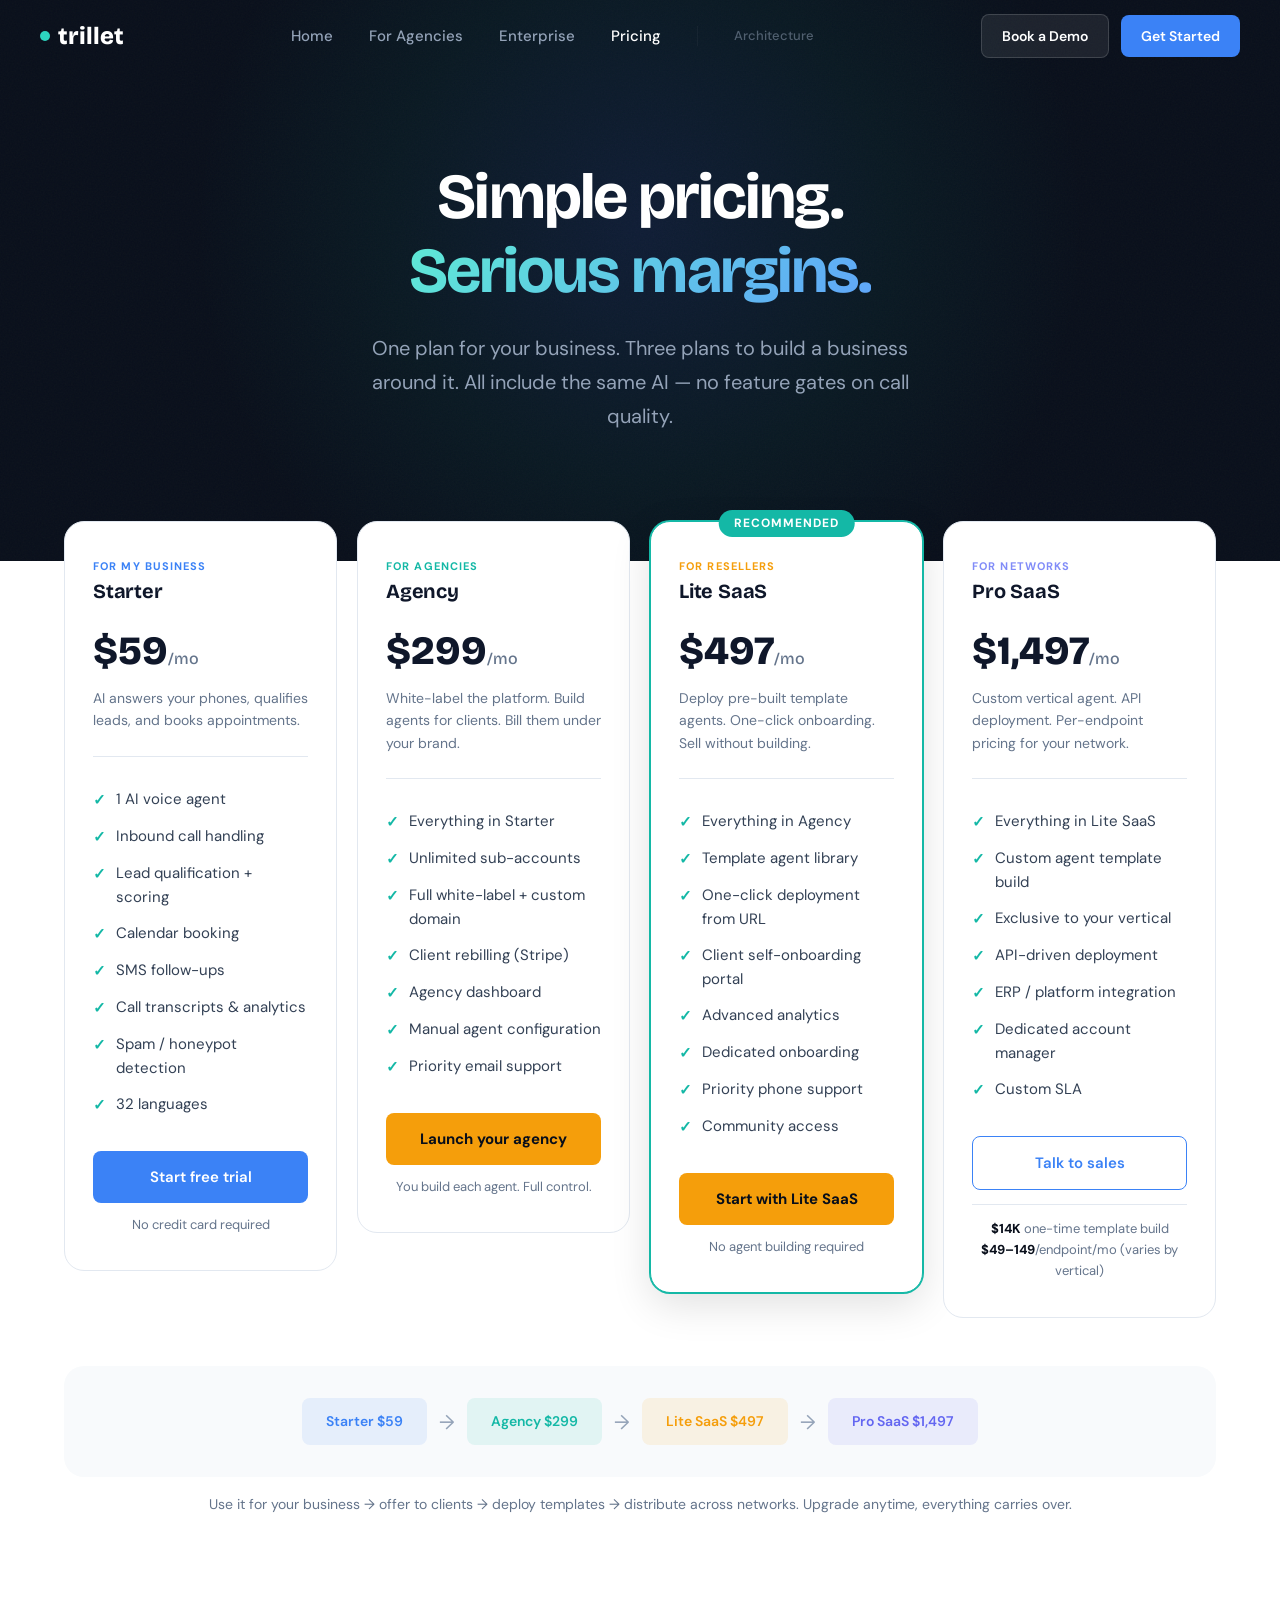
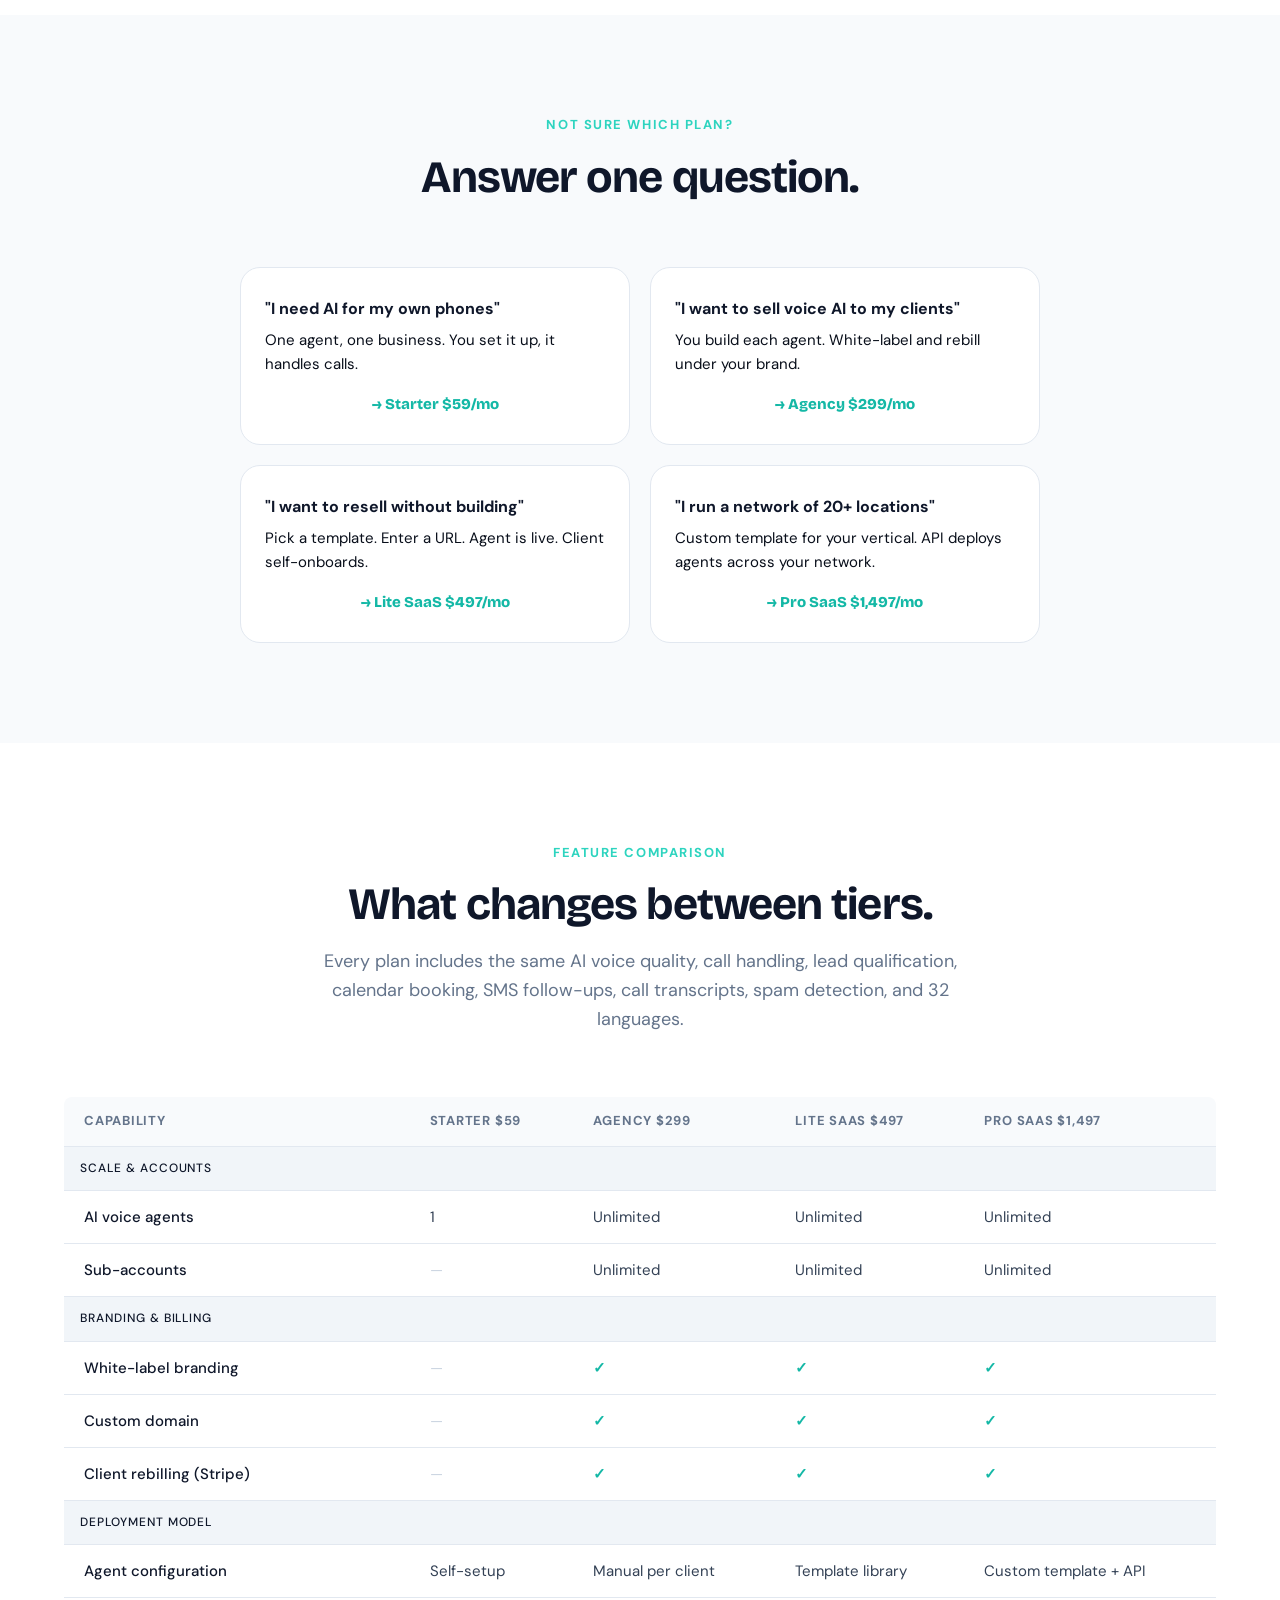
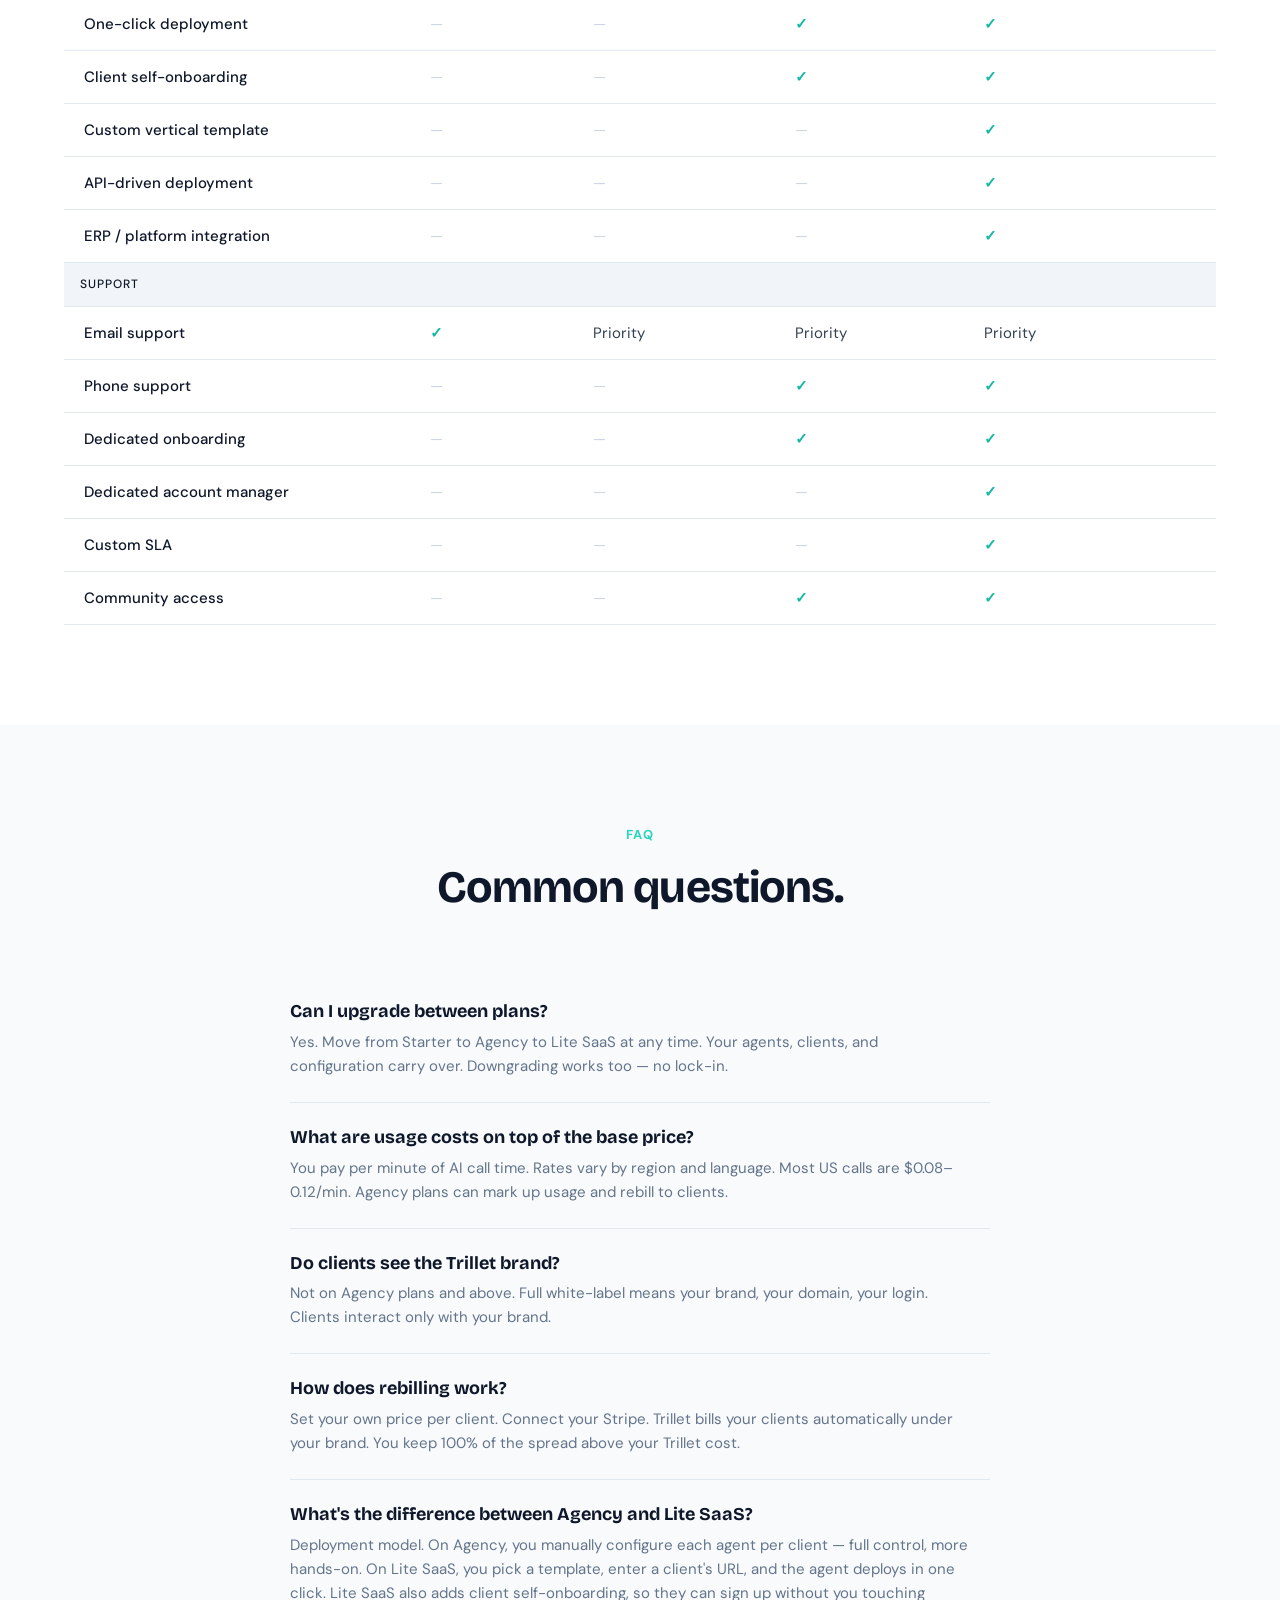
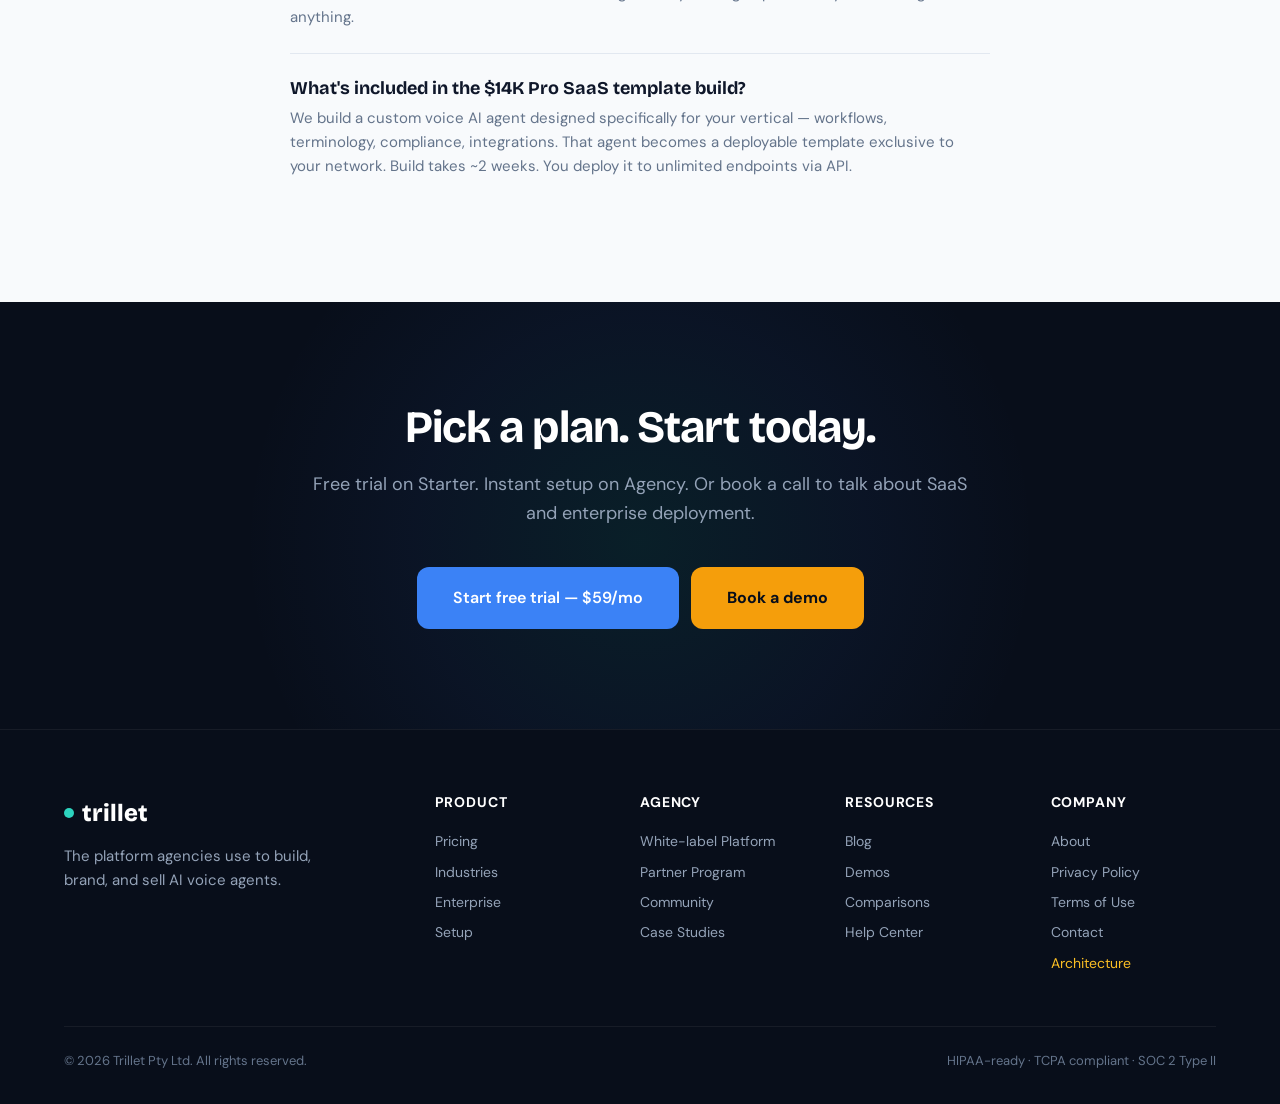
<file: pricing.html>
<!DOCTYPE html>
<html lang="en">

<head>
  <meta charset="UTF-8">
  <meta name="viewport" content="width=device-width, initial-scale=1.0">
  <title>Trillet Pricing — Plans for Every Scale</title>
  <meta name="description"
    content="From $59/mo for your own AI receptionist to $1,497/mo for enterprise deployment infrastructure. White-label, rebilling, and unlimited sub-accounts on agency plans.">
  <link rel="stylesheet" href="styles.css">
  <style>
    /* Pricing page inline overrides */
    .pricing-card .plan-label {
      font-size: 0.6875rem;
      text-transform: uppercase;
      letter-spacing: 0.1em;
      font-weight: 700;
      margin-bottom: 4px;
    }

    .pricing-card .plan-label--d2c {
      color: var(--blue-500);
    }

    .pricing-card .plan-label--agency {
      color: var(--teal-500);
    }

    .pricing-card .plan-label--lite {
      color: var(--amber-500);
    }

    .pricing-card .plan-label--pro {
      color: #818CF8;
    }

    .pricing-card .plan-subtitle {
      font-size: 0.8125rem;
      color: var(--text-muted);
      margin-top: 6px;
      line-height: 1.5;
    }

    .pricing-extras {
      text-align: center;
      margin-top: 14px;
      padding-top: 14px;
      border-top: 1px solid var(--slate-200);
      font-size: 0.8125rem;
      color: var(--text-muted);
      line-height: 1.6;
    }

    .pricing-extras strong {
      color: var(--navy-950);
      font-weight: 700;
    }

    /* Comparison table — collapsed universal section */
    .table-section-header td {
      background: var(--slate-100);
      font-weight: 700;
      font-size: 0.75rem;
      text-transform: uppercase;
      letter-spacing: 0.08em;
      color: var(--navy-800);
      padding: 12px 16px;
    }

    .decision-tree {
      display: grid;
      grid-template-columns: 1fr 1fr;
      gap: 20px;
      max-width: 800px;
      margin: 0 auto;
    }

    .decision-item {
      background: var(--white);
      border: 1px solid var(--slate-200);
      border-radius: var(--radius-lg);
      padding: 28px 24px;
      display: flex;
      flex-direction: column;
      gap: 16px;
    }

    .decision-q {
      font-size: 0.9375rem;
      color: var(--navy-950);
      line-height: 1.6;
    }

    .decision-q strong {
      font-size: 1rem;
      display: block;
      margin-bottom: 6px;
    }

    .decision-arrow {
      font-weight: 800;
      font-family: var(--font-display);
      font-size: 0.9375rem;
      color: var(--teal-500);
    }

    @media (max-width: 768px) {
      .decision-tree {
        grid-template-columns: 1fr;
      }
    }
  </style>
</head>

<body>

  <!-- ===== NAVIGATION ===== -->
  <nav class="nav">
    <div class="nav-inner">
      <a href="index.html" class="nav-logo">
        <span class="logo-dot"></span>
        trillet
      </a>
      <div class="nav-links">
        <a href="index.html">Home</a>
        <a href="agency.html">For Agencies</a>
        <a href="enterprise.html">Enterprise</a>
        <a href="pricing.html" class="active">Pricing</a>
        <a href="architecture.html"
          style="border-left:1px solid rgba(255,255,255,0.08); padding-left:36px; margin-left:0; font-size:0.8125rem; opacity:0.5;">Architecture</a>
      </div>
      <div class="nav-cta">
        <a href="#" class="btn btn--secondary btn--sm">Book a Demo</a>
        <a href="pricing.html" class="btn btn--primary btn--sm">Get Started</a>
      </div>
      <button class="nav-mobile-toggle" aria-label="Menu">☰</button>
    </div>
  </nav>

  <!-- ===== HERO ===== -->
  <section class="hero" style="padding-bottom:80px;">
    <div class="container">
      <div class="hero-content">
        <h1>Simple pricing.<br><span class="highlight">Serious margins.</span></h1>
        <p>One plan for your business. Three plans to build a business around it. All include the same AI — no feature
          gates on call quality.</p>
      </div>
    </div>
  </section>

  <!-- ===== PRICING CARDS ===== -->
  <section class="section" style="padding-top:0; margin-top:-40px; position:relative; z-index:2;">
    <div class="container">
      <div class="pricing-grid scroll-animate">

        <!-- D2C -->
        <div class="pricing-card">
          <div class="plan-label plan-label--d2c">For my business</div>
          <h3>Starter</h3>
          <div class="pricing-amount">$59<span>/mo</span></div>
          <div class="pricing-desc">AI answers your phones, qualifies leads, and books appointments.</div>
          <div class="pricing-divider"></div>
          <ul class="pricing-features">
            <li>1 AI voice agent</li>
            <li>Inbound call handling</li>
            <li>Lead qualification + scoring</li>
            <li>Calendar booking</li>
            <li>SMS follow-ups</li>
            <li>Call transcripts & analytics</li>
            <li>Spam / honeypot detection</li>
            <li>32 languages</li>
          </ul>
          <a href="#" class="btn btn--primary">Start free trial</a>
          <div class="plan-subtitle" style="text-align:center; margin-top:12px;">No credit card required</div>
        </div>

        <!-- Agency -->
        <div class="pricing-card">
          <div class="plan-label plan-label--agency">For agencies</div>
          <h3>Agency</h3>
          <div class="pricing-amount">$299<span>/mo</span></div>
          <div class="pricing-desc">White-label the platform. Build agents for clients. Bill them under your brand.
          </div>
          <div class="pricing-divider"></div>
          <ul class="pricing-features">
            <li>Everything in Starter</li>
            <li>Unlimited sub-accounts</li>
            <li>Full white-label + custom domain</li>
            <li>Client rebilling (Stripe)</li>
            <li>Agency dashboard</li>
            <li>Manual agent configuration</li>
            <li>Priority email support</li>
          </ul>
          <a href="#" class="btn btn--amber">Launch your agency</a>
          <div class="plan-subtitle" style="text-align:center; margin-top:12px;">You build each agent. Full control.
          </div>
        </div>

        <!-- Lite SaaS -->
        <div class="pricing-card pricing-card--featured">
          <div class="pricing-badge">Recommended</div>
          <div class="plan-label plan-label--lite">For resellers</div>
          <h3>Lite SaaS</h3>
          <div class="pricing-amount">$497<span>/mo</span></div>
          <div class="pricing-desc">Deploy pre-built template agents. One-click onboarding. Sell without building.</div>
          <div class="pricing-divider"></div>
          <ul class="pricing-features">
            <li>Everything in Agency</li>
            <li>Template agent library</li>
            <li>One-click deployment from URL</li>
            <li>Client self-onboarding portal</li>
            <li>Advanced analytics</li>
            <li>Dedicated onboarding</li>
            <li>Priority phone support</li>
            <li>Community access</li>
          </ul>
          <a href="#" class="btn btn--amber">Start with Lite SaaS</a>
          <div class="plan-subtitle" style="text-align:center; margin-top:12px;">No agent building required</div>
        </div>

        <!-- Pro SaaS -->
        <div class="pricing-card">
          <div class="plan-label plan-label--pro">For networks</div>
          <h3>Pro SaaS</h3>
          <div class="pricing-amount">$1,497<span>/mo</span></div>
          <div class="pricing-desc">Custom vertical agent. API deployment. Per-endpoint pricing for your network.</div>
          <div class="pricing-divider"></div>
          <ul class="pricing-features">
            <li>Everything in Lite SaaS</li>
            <li>Custom agent template build</li>
            <li>Exclusive to your vertical</li>
            <li>API-driven deployment</li>
            <li>ERP / platform integration</li>
            <li>Dedicated account manager</li>
            <li>Custom SLA</li>
          </ul>
          <a href="enterprise.html" class="btn btn--outline">Talk to sales</a>
          <div class="pricing-extras">
            <strong>$14K</strong> one-time template build<br>
            <strong>$49–149</strong>/endpoint/mo (varies by vertical)
          </div>
        </div>
      </div>

      <!-- ===== UPGRADE PATH ===== -->
      <div class="upgrade-path scroll-animate">
        <div class="upgrade-node upgrade-node--d2c">Starter $59</div>
        <div class="upgrade-arrow">→</div>
        <div class="upgrade-node upgrade-node--agency">Agency $299</div>
        <div class="upgrade-arrow">→</div>
        <div class="upgrade-node upgrade-node--lite">Lite SaaS $497</div>
        <div class="upgrade-arrow">→</div>
        <div class="upgrade-node upgrade-node--pro">Pro SaaS $1,497</div>
      </div>
      <div style="text-align:center; margin-top:16px; font-size:0.875rem; color:var(--text-muted);">
        Use it for your business → offer to clients → deploy templates → distribute across networks. Upgrade anytime,
        everything carries over.
      </div>
    </div>
  </section>

  <!-- ===== WHICH PLAN IS RIGHT ===== -->
  <section class="section section--light">
    <div class="container">
      <div class="section-header">
        <div class="section-label">Not sure which plan?</div>
        <h2>Answer one question.</h2>
      </div>
      <div class="decision-tree scroll-animate">
        <div class="decision-item">
          <div class="decision-q"><strong>"I need AI for my own phones"</strong>One agent, one business. You set it up,
            it handles calls.</div>
          <div class="decision-arrow">→ Starter $59/mo</div>
        </div>
        <div class="decision-item">
          <div class="decision-q"><strong>"I want to sell voice AI to my clients"</strong>You build each agent.
            White-label and rebill under your brand.</div>
          <div class="decision-arrow">→ Agency $299/mo</div>
        </div>
        <div class="decision-item">
          <div class="decision-q"><strong>"I want to resell without building"</strong>Pick a template. Enter a URL.
            Agent is live. Client self-onboards.</div>
          <div class="decision-arrow">→ Lite SaaS $497/mo</div>
        </div>
        <div class="decision-item">
          <div class="decision-q"><strong>"I run a network of 20+ locations"</strong>Custom template for your vertical.
            API deploys agents across your network.</div>
          <div class="decision-arrow">→ Pro SaaS $1,497/mo</div>
        </div>
      </div>
    </div>
  </section>

  <!-- ===== COMPARISON TABLE ===== -->
  <section class="section">
    <div class="container">
      <div class="section-header">
        <div class="section-label">Feature comparison</div>
        <h2>What changes between tiers.</h2>
        <p>Every plan includes the same AI voice quality, call handling, lead qualification, calendar booking, SMS
          follow-ups, call transcripts, spam detection, and 32 languages.</p>
      </div>
      <div style="overflow-x:auto;" class="scroll-animate">
        <table class="comparison-table">
          <thead>
            <tr>
              <th style="width:30%;">Capability</th>
              <th>Starter $59</th>
              <th>Agency $299</th>
              <th>Lite SaaS $497</th>
              <th>Pro SaaS $1,497</th>
            </tr>
          </thead>
          <tbody>
            <tr class="table-section-header">
              <td colspan="5">Scale & accounts</td>
            </tr>
            <tr>
              <td>AI voice agents</td>
              <td>1</td>
              <td>Unlimited</td>
              <td>Unlimited</td>
              <td>Unlimited</td>
            </tr>
            <tr>
              <td>Sub-accounts</td>
              <td class="dash">—</td>
              <td>Unlimited</td>
              <td>Unlimited</td>
              <td>Unlimited</td>
            </tr>
            <tr class="table-section-header">
              <td colspan="5">Branding & billing</td>
            </tr>
            <tr>
              <td>White-label branding</td>
              <td class="dash">—</td>
              <td class="check">✓</td>
              <td class="check">✓</td>
              <td class="check">✓</td>
            </tr>
            <tr>
              <td>Custom domain</td>
              <td class="dash">—</td>
              <td class="check">✓</td>
              <td class="check">✓</td>
              <td class="check">✓</td>
            </tr>
            <tr>
              <td>Client rebilling (Stripe)</td>
              <td class="dash">—</td>
              <td class="check">✓</td>
              <td class="check">✓</td>
              <td class="check">✓</td>
            </tr>
            <tr class="table-section-header">
              <td colspan="5">Deployment model</td>
            </tr>
            <tr>
              <td>Agent configuration</td>
              <td>Self-setup</td>
              <td>Manual per client</td>
              <td>Template library</td>
              <td>Custom template + API</td>
            </tr>
            <tr>
              <td>One-click deployment</td>
              <td class="dash">—</td>
              <td class="dash">—</td>
              <td class="check">✓</td>
              <td class="check">✓</td>
            </tr>
            <tr>
              <td>Client self-onboarding</td>
              <td class="dash">—</td>
              <td class="dash">—</td>
              <td class="check">✓</td>
              <td class="check">✓</td>
            </tr>
            <tr>
              <td>Custom vertical template</td>
              <td class="dash">—</td>
              <td class="dash">—</td>
              <td class="dash">—</td>
              <td class="check">✓</td>
            </tr>
            <tr>
              <td>API-driven deployment</td>
              <td class="dash">—</td>
              <td class="dash">—</td>
              <td class="dash">—</td>
              <td class="check">✓</td>
            </tr>
            <tr>
              <td>ERP / platform integration</td>
              <td class="dash">—</td>
              <td class="dash">—</td>
              <td class="dash">—</td>
              <td class="check">✓</td>
            </tr>
            <tr class="table-section-header">
              <td colspan="5">Support</td>
            </tr>
            <tr>
              <td>Email support</td>
              <td class="check">✓</td>
              <td>Priority</td>
              <td>Priority</td>
              <td>Priority</td>
            </tr>
            <tr>
              <td>Phone support</td>
              <td class="dash">—</td>
              <td class="dash">—</td>
              <td class="check">✓</td>
              <td class="check">✓</td>
            </tr>
            <tr>
              <td>Dedicated onboarding</td>
              <td class="dash">—</td>
              <td class="dash">—</td>
              <td class="check">✓</td>
              <td class="check">✓</td>
            </tr>
            <tr>
              <td>Dedicated account manager</td>
              <td class="dash">—</td>
              <td class="dash">—</td>
              <td class="dash">—</td>
              <td class="check">✓</td>
            </tr>
            <tr>
              <td>Custom SLA</td>
              <td class="dash">—</td>
              <td class="dash">—</td>
              <td class="dash">—</td>
              <td class="check">✓</td>
            </tr>
            <tr>
              <td>Community access</td>
              <td class="dash">—</td>
              <td class="dash">—</td>
              <td class="check">✓</td>
              <td class="check">✓</td>
            </tr>
          </tbody>
        </table>
      </div>
    </div>
  </section>

  <!-- ===== FAQ ===== -->
  <section class="section section--light">
    <div class="container">
      <div class="section-header">
        <div class="section-label">FAQ</div>
        <h2>Common questions.</h2>
      </div>
      <div style="max-width:700px; margin:0 auto;" class="scroll-animate">
        <div style="border-bottom:1px solid var(--slate-200); padding:24px 0;">
          <h4 style="margin-bottom:8px;">Can I upgrade between plans?</h4>
          <p style="font-size:0.9375rem; color:var(--text-muted);">Yes. Move from Starter to Agency to Lite SaaS at any
            time. Your agents, clients, and configuration carry over. Downgrading works too — no lock-in.</p>
        </div>
        <div style="border-bottom:1px solid var(--slate-200); padding:24px 0;">
          <h4 style="margin-bottom:8px;">What are usage costs on top of the base price?</h4>
          <p style="font-size:0.9375rem; color:var(--text-muted);">You pay per minute of AI call time. Rates vary by
            region and language. Most US calls are $0.08–0.12/min. Agency plans can mark up usage and rebill to clients.
          </p>
        </div>
        <div style="border-bottom:1px solid var(--slate-200); padding:24px 0;">
          <h4 style="margin-bottom:8px;">Do clients see the Trillet brand?</h4>
          <p style="font-size:0.9375rem; color:var(--text-muted);">Not on Agency plans and above. Full white-label means
            your brand, your domain, your login. Clients interact only with your brand.</p>
        </div>
        <div style="border-bottom:1px solid var(--slate-200); padding:24px 0;">
          <h4 style="margin-bottom:8px;">How does rebilling work?</h4>
          <p style="font-size:0.9375rem; color:var(--text-muted);">Set your own price per client. Connect your Stripe.
            Trillet bills your clients automatically under your brand. You keep 100% of the spread above your Trillet
            cost.</p>
        </div>
        <div style="border-bottom:1px solid var(--slate-200); padding:24px 0;">
          <h4 style="margin-bottom:8px;">What's the difference between Agency and Lite SaaS?</h4>
          <p style="font-size:0.9375rem; color:var(--text-muted);">Deployment model. On Agency, you manually configure
            each agent per client — full control, more hands-on. On Lite SaaS, you pick a template, enter a client's
            URL, and the agent deploys in one click. Lite SaaS also adds client self-onboarding, so they can sign up
            without you touching anything.</p>
        </div>
        <div style="padding:24px 0;">
          <h4 style="margin-bottom:8px;">What's included in the $14K Pro SaaS template build?</h4>
          <p style="font-size:0.9375rem; color:var(--text-muted);">We build a custom voice AI agent designed
            specifically for your vertical — workflows, terminology, compliance, integrations. That agent becomes a
            deployable template exclusive to your network. Build takes ~2 weeks. You deploy it to unlimited endpoints
            via API.</p>
        </div>
      </div>
    </div>
  </section>

  <!-- ===== CTA ===== -->
  <section class="cta-section">
    <div class="container">
      <h2>Pick a plan. Start today.</h2>
      <p>Free trial on Starter. Instant setup on Agency. Or book a call to talk about SaaS and enterprise deployment.
      </p>
      <div class="btn-group" style="justify-content:center;">
        <a href="#" class="btn btn--primary btn--lg">Start free trial — $59/mo</a>
        <a href="#" class="btn btn--amber btn--lg">Book a demo</a>
      </div>
    </div>
  </section>

  <!-- ===== FOOTER ===== -->
  <footer class="footer">
    <div class="container">
      <div class="footer-grid">
        <div class="footer-brand">
          <div class="nav-logo" style="margin-bottom:4px;">
            <span class="logo-dot"></span>
            trillet
          </div>
          <p>The platform agencies use to build, brand, and sell AI voice agents.</p>
        </div>
        <div class="footer-col">
          <h4>Product</h4>
          <a href="pricing.html">Pricing</a>
          <a href="#">Industries</a>
          <a href="enterprise.html">Enterprise</a>
          <a href="#">Setup</a>
        </div>
        <div class="footer-col">
          <h4>Agency</h4>
          <a href="agency.html">White-label Platform</a>
          <a href="#">Partner Program</a>
          <a href="#">Community</a>
          <a href="#">Case Studies</a>
        </div>
        <div class="footer-col">
          <h4>Resources</h4>
          <a href="#">Blog</a>
          <a href="#">Demos</a>
          <a href="#">Comparisons</a>
          <a href="#">Help Center</a>
        </div>
        <div class="footer-col">
          <h4>Company</h4>
          <a href="#">About</a>
          <a href="#">Privacy Policy</a>
          <a href="#">Terms of Use</a>
          <a href="#">Contact</a>
          <a href="architecture.html" style="color:var(--amber-400);">Architecture</a>
        </div>
      </div>
      <div class="footer-bottom">
        <span>&copy; 2026 Trillet Pty Ltd. All rights reserved.</span>
        <span>HIPAA-ready &middot; TCPA compliant &middot; SOC 2 Type II</span>
      </div>
    </div>
  </footer>

  <script src="script.js"></script>
</body>

</html>
</file>
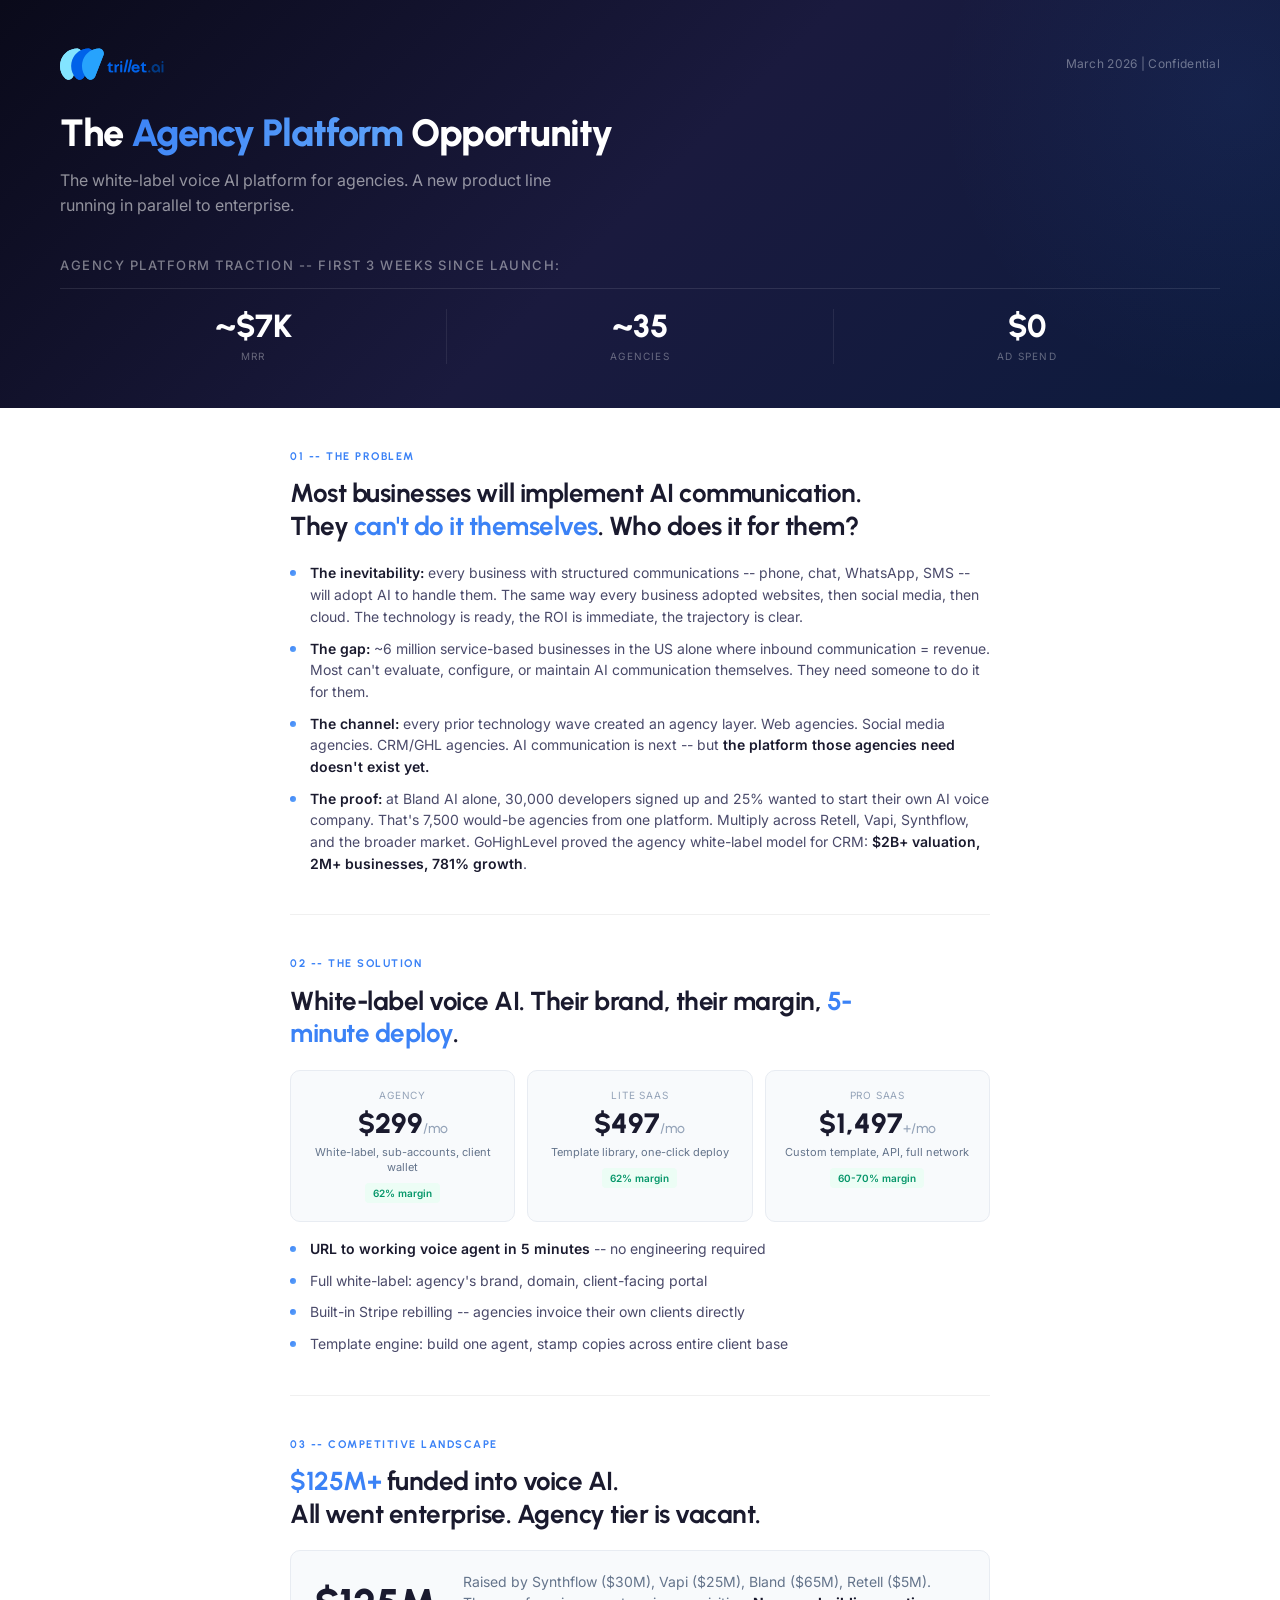
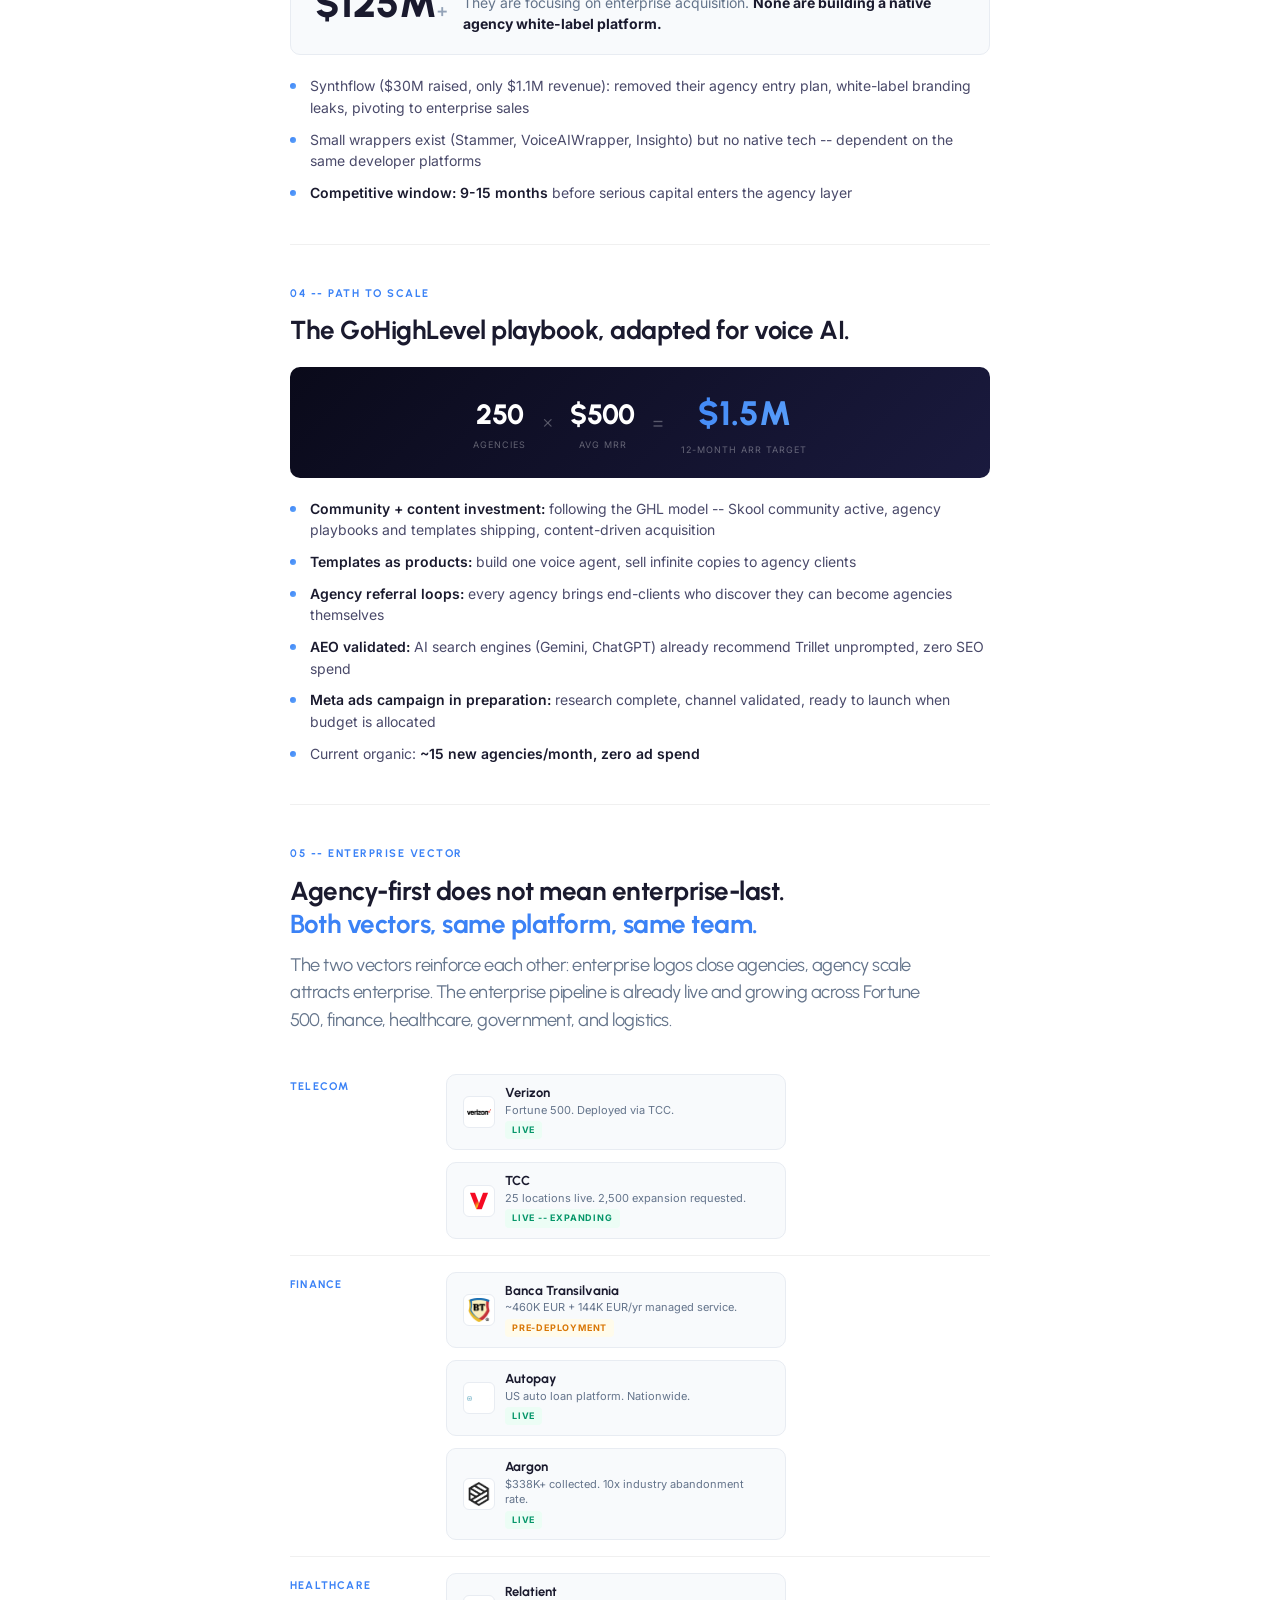
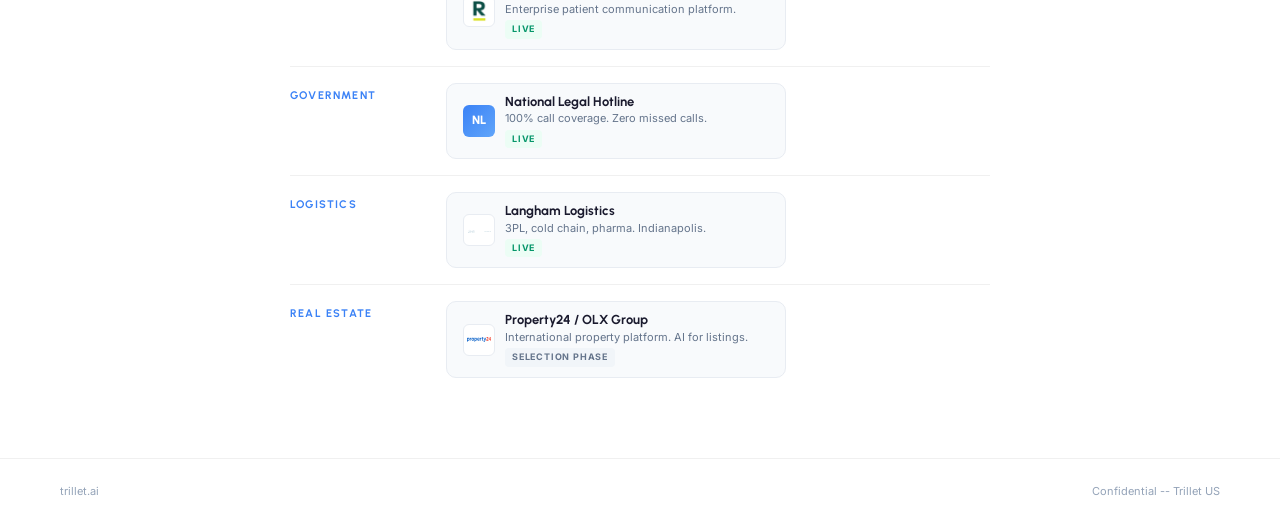
<file: docs/briefs/agency-opportunity.html>
<!DOCTYPE html>
<html lang="en">
<head>
<meta charset="UTF-8">
<meta name="viewport" content="width=device-width, initial-scale=1.0">
<title>Trillet - The Agency Platform Opportunity</title>
<link rel="preconnect" href="https://fonts.googleapis.com">
<link href="https://fonts.googleapis.com/css2?family=Inter:wght@300;400;500;600;700&family=Urbanist:wght@400;500;600;700;800;900&display=swap" rel="stylesheet">
<style>
  *, *::before, *::after { margin: 0; padding: 0; box-sizing: border-box; }

  body {
    font-family: 'Inter', -apple-system, sans-serif;
    color: #1a1a2e;
    background: #fff;
    -webkit-font-smoothing: antialiased;
    line-height: 1.6;
  }

  /* ---- HERO ---- */
  .hero {
    background: linear-gradient(135deg, #0a0a1a 0%, #1a1a3e 50%, #0d1b3e 100%);
    color: #fff;
    padding: 48px 60px 44px;
    position: relative;
    overflow: hidden;
  }

  .hero::before {
    content: '';
    position: absolute;
    top: -50%;
    right: -20%;
    width: 600px;
    height: 600px;
    background: radial-gradient(circle, rgba(59, 130, 246, 0.08) 0%, transparent 70%);
    pointer-events: none;
  }

  .hero-top {
    display: flex;
    align-items: center;
    justify-content: space-between;
    margin-bottom: 32px;
  }

  .logo {
    display: flex;
    align-items: center;
    gap: 0;
  }

  .logo img {
    height: 32px;
    width: auto;
  }

  .hero-meta {
    font-size: 12px;
    color: rgba(255,255,255,0.4);
    letter-spacing: 0.3px;
  }

  .hero-title {
    font-family: 'Urbanist', sans-serif;
    font-size: 38px;
    font-weight: 800;
    line-height: 1.15;
    letter-spacing: -1px;
    margin-bottom: 12px;
  }

  .hero-title .accent {
    background: linear-gradient(135deg, #3b82f6, #60a5fa);
    -webkit-background-clip: text;
    -webkit-text-fill-color: transparent;
    background-clip: text;
  }

  .hero-sub {
    font-size: 16px;
    color: rgba(255,255,255,0.55);
    font-weight: 400;
    max-width: 520px;
    line-height: 1.6;
  }

  /* ---- METRICS ---- */
  .hero-stats-label {
    font-size: 13px;
    color: rgba(255,255,255,0.45);
    text-transform: uppercase;
    letter-spacing: 1.5px;
    margin: 36px 0 0;
    padding-bottom: 0;
    font-weight: 500;
  }

  .metrics {
    display: flex;
    gap: 0;
    margin: 12px 0 0;
    border-top: 1px solid rgba(255,255,255,0.1);
    padding-top: 20px;
  }

  .metric {
    flex: 1;
    text-align: center;
  }

  .metric + .metric {
    border-left: 1px solid rgba(255,255,255,0.08);
  }

  .metric-value {
    font-family: 'Urbanist', sans-serif;
    font-size: 32px;
    font-weight: 800;
    color: #fff;
    line-height: 1.1;
  }

  .metric-label {
    font-size: 10px;
    color: rgba(255,255,255,0.35);
    text-transform: uppercase;
    letter-spacing: 1.2px;
    margin-top: 4px;
  }

  /* ---- CONTENT AREA ---- */
  .content {
    max-width: 820px;
    margin: 0 auto;
    padding: 0 60px;
  }

  /* ---- SECTION ---- */
  .section {
    padding: 40px 0;
    border-bottom: 1px solid #f0f0f0;
  }

  .section:last-child { border-bottom: none; }

  .section-label {
    font-family: 'Urbanist', sans-serif;
    font-size: 11px;
    font-weight: 700;
    color: #3b82f6;
    text-transform: uppercase;
    letter-spacing: 1.5px;
    margin-bottom: 12px;
  }

  .section-statement {
    font-family: 'Urbanist', sans-serif;
    font-size: 26px;
    font-weight: 700;
    color: #1a1a2e;
    line-height: 1.25;
    letter-spacing: -0.5px;
    margin-bottom: 20px;
    max-width: 640px;
  }

  .section-statement .accent {
    color: #3b82f6;
  }

  /* ---- POINTS ---- */
  .points {
    list-style: none;
    padding: 0;
    display: flex;
    flex-direction: column;
    gap: 10px;
  }

  .points li {
    font-size: 14px;
    color: #4a4a6a;
    padding-left: 20px;
    position: relative;
    line-height: 1.55;
  }

  .points li::before {
    content: '';
    position: absolute;
    left: 0;
    top: 8px;
    width: 6px;
    height: 6px;
    border-radius: 50%;
    background: linear-gradient(135deg, #3b82f6, #60a5fa);
  }

  .points strong {
    color: #1a1a2e;
    font-weight: 600;
  }

  /* ---- TIER STRIP ---- */
  .tier-strip {
    display: flex;
    gap: 12px;
    margin: 20px 0 16px;
  }

  .tier-card {
    flex: 1;
    background: #f8fafc;
    border: 1px solid #e8ecf2;
    border-radius: 10px;
    padding: 16px;
    text-align: center;
    transition: box-shadow 0.2s;
  }

  .tier-card:hover {
    box-shadow: 0 4px 16px rgba(0,0,0,0.06);
  }

  .tier-name {
    font-size: 10px;
    color: #94a3b8;
    text-transform: uppercase;
    letter-spacing: 0.8px;
    margin-bottom: 4px;
  }

  .tier-price {
    font-family: 'Urbanist', sans-serif;
    font-size: 28px;
    font-weight: 800;
    color: #1a1a2e;
    line-height: 1.2;
  }

  .tier-price span {
    font-size: 14px;
    font-weight: 500;
    color: #94a3b8;
  }

  .tier-desc {
    font-size: 11px;
    color: #64748b;
    margin-top: 4px;
    line-height: 1.4;
  }

  .tier-margin {
    display: inline-block;
    margin-top: 8px;
    font-size: 10px;
    font-weight: 600;
    color: #059669;
    background: #ecfdf5;
    padding: 2px 8px;
    border-radius: 4px;
  }

  /* ---- COMPETITORS ---- */
  .comp-visual {
    display: flex;
    align-items: center;
    gap: 16px;
    margin: 20px 0;
    padding: 20px 24px;
    background: #f8fafc;
    border-radius: 10px;
    border: 1px solid #e8ecf2;
  }

  .comp-amount {
    font-family: 'Urbanist', sans-serif;
    font-size: 40px;
    font-weight: 800;
    color: #1a1a2e;
    line-height: 1;
    white-space: nowrap;
  }

  .comp-amount span {
    font-size: 18px;
    color: #94a3b8;
    font-weight: 600;
  }

  .comp-context {
    font-size: 14px;
    color: #64748b;
    line-height: 1.5;
  }

  .comp-context strong { color: #1a1a2e; }

  /* ---- SCALE MATH ---- */
  .scale-box {
    display: flex;
    align-items: center;
    justify-content: center;
    gap: 16px;
    margin: 20px 0;
    padding: 20px;
    background: linear-gradient(135deg, #0a0a1a, #1a1a3e);
    border-radius: 10px;
    color: #fff;
    text-align: center;
  }

  .scale-num {
    font-family: 'Urbanist', sans-serif;
    font-size: 28px;
    font-weight: 800;
  }

  .scale-x {
    font-size: 18px;
    color: rgba(255,255,255,0.3);
    font-weight: 300;
  }

  .scale-eq {
    font-size: 22px;
    color: rgba(255,255,255,0.3);
    font-weight: 300;
  }

  .scale-result {
    font-family: 'Urbanist', sans-serif;
    font-size: 34px;
    font-weight: 800;
    background: linear-gradient(135deg, #3b82f6, #60a5fa);
    -webkit-background-clip: text;
    -webkit-text-fill-color: transparent;
    background-clip: text;
  }

  .scale-label {
    font-size: 9px;
    color: rgba(255,255,255,0.35);
    text-transform: uppercase;
    letter-spacing: 1px;
    display: block;
    margin-top: 2px;
  }

  /* ---- ENTERPRISE VERTICALS ---- */
  .ent-verticals {
    margin: 24px 0;
    display: flex;
    flex-direction: column;
    gap: 0;
  }

  .ent-vertical {
    display: grid;
    grid-template-columns: 140px 1fr;
    gap: 16px;
    padding: 16px 0;
    border-bottom: 1px solid #f0f0f0;
    align-items: start;
  }

  .ent-vertical:last-child { border-bottom: none; }

  .vert-label {
    font-family: 'Urbanist', sans-serif;
    font-weight: 700;
    font-size: 11px;
    color: #3b82f6;
    text-transform: uppercase;
    letter-spacing: 1.2px;
    padding-top: 4px;
  }

  .vert-companies {
    display: flex;
    flex-wrap: wrap;
    gap: 12px;
  }

  .ent-chip {
    display: flex;
    align-items: center;
    gap: 10px;
    padding: 10px 16px;
    background: #f8fafc;
    border: 1px solid #e8ecf2;
    border-radius: 10px;
    flex: 1 1 auto;
    min-width: 200px;
    max-width: 340px;
  }

  .ent-logo {
    width: 32px;
    height: 32px;
    object-fit: contain;
    border-radius: 6px;
    background: #fff;
    padding: 3px;
    border: 1px solid #e8ecf2;
    flex-shrink: 0;
  }

  .ent-logo-placeholder {
    width: 32px;
    height: 32px;
    border-radius: 6px;
    background: linear-gradient(135deg, #3b82f6, #60a5fa);
    display: flex;
    align-items: center;
    justify-content: center;
    color: #fff;
    font-family: 'Urbanist', sans-serif;
    font-weight: 800;
    font-size: 12px;
    flex-shrink: 0;
  }

  .ent-info {
    display: flex;
    flex-direction: column;
  }

  .ent-name {
    font-family: 'Urbanist', sans-serif;
    font-weight: 700;
    font-size: 13px;
    color: #1a1a2e;
    line-height: 1.2;
  }

  .ent-detail {
    font-size: 11px;
    color: #64748b;
    line-height: 1.4;
    margin-top: 2px;
  }

  .ent-status {
    font-size: 9px;
    font-weight: 700;
    text-transform: uppercase;
    letter-spacing: 0.8px;
    padding: 2px 7px;
    border-radius: 4px;
    display: inline-block;
    margin-top: 3px;
    width: fit-content;
  }

  .status-live {
    color: #059669;
    background: #ecfdf5;
  }

  .status-deployed {
    color: #2563eb;
    background: #eff6ff;
  }

  .status-pre {
    color: #d97706;
    background: #fffbeb;
  }

  .status-pipeline {
    color: #64748b;
    background: #f1f5f9;
  }

  /* ---- FOOTER ---- */
  .footer {
    padding: 24px 60px;
    display: flex;
    justify-content: space-between;
    color: #94a3b8;
    font-size: 11px;
    border-top: 1px solid #f0f0f0;
  }

  /* ---- MOBILE ---- */
  @media (max-width: 680px) {
    .hero { padding: 32px 24px 28px; }
    .hero-title { font-size: 26px; }
    .hero-sub { font-size: 14px; }

    .metrics { flex-wrap: wrap; }
    .metric { flex: 1 1 45%; padding: 10px 8px; }
    .metric:nth-child(3) { border-left: none; }
    .metric-value { font-size: 22px; }

    .content { padding: 0 24px; }
    .section { padding: 28px 0; }
    .section-statement { font-size: 20px; }

    .tier-strip { flex-direction: column; gap: 10px; }
    .tier-price { font-size: 24px; }

    .comp-visual { flex-direction: column; gap: 10px; padding: 16px; }
    .comp-amount { font-size: 32px; }

    .scale-box { flex-wrap: wrap; gap: 10px; padding: 16px; }
    .scale-num { font-size: 22px; }
    .scale-result { font-size: 26px; }

    .ent-vertical { grid-template-columns: 1fr; gap: 8px; }
    .vert-label { padding-bottom: 4px; border-bottom: 1px solid #e8ecf2; margin-bottom: 4px; }
    .ent-chip { min-width: unset; max-width: unset; }
    .ent-logo { width: 28px; height: 28px; }
    .ent-logo-placeholder { width: 28px; height: 28px; font-size: 11px; }

    .footer { padding: 20px 24px; }
  }

  @media (max-width: 420px) {
    .hero { padding: 24px 18px 22px; }
    .hero-top { flex-direction: column; align-items: flex-start; gap: 4px; }
    .hero-title { font-size: 22px; }

    .metric { flex: 1 1 45%; }
    .metric-value { font-size: 20px; }
    .metric-label { font-size: 8px; }

    .content { padding: 0 18px; }
    .section-statement { font-size: 18px; }
    .points li { font-size: 13px; }

    .comp-amount { font-size: 28px; }
    .comp-context { font-size: 13px; }

    .ent-chip { flex-direction: row; }
    .footer { padding: 16px 18px; flex-direction: column; gap: 4px; }
  }

  /* ---- PRINT ---- */
  @media print {
    .hero, .comp-visual, .scale-box, .tier-card, .ent-chip, .tier-margin, .ent-status,
    .points li::before {
      -webkit-print-color-adjust: exact;
      print-color-adjust: exact;
    }
    .section { page-break-inside: avoid; }
  }
</style>
</head>
<body>

<!-- HERO -->
<div class="hero">
  <div class="hero-top">
    <span class="logo"><img src="logos/trillet-logo.svg" alt="trillet"></span>
    <span class="hero-meta">March 2026 | Confidential</span>
  </div>
  <h1 class="hero-title">The <span class="accent">Agency Platform</span> Opportunity</h1>
  <p class="hero-sub">The white-label voice AI platform for agencies. A new product line running in parallel to enterprise.</p>
  <p class="hero-stats-label">Agency platform traction -- first 3 weeks since launch:</p>
  <div class="metrics">
    <div class="metric">
      <div class="metric-value">~$7K</div>
      <div class="metric-label">MRR</div>
    </div>
    <div class="metric">
      <div class="metric-value">~35</div>
      <div class="metric-label">Agencies</div>
    </div>
    <div class="metric">
      <div class="metric-value">$0</div>
      <div class="metric-label">Ad Spend</div>
    </div>
  </div>
</div>

<div class="content">

  <!-- 01 THE PROBLEM -->
  <div class="section">
    <div class="section-label">01 -- The Problem</div>
    <div class="section-statement">
      Most businesses will implement AI communication.<br>They <span class="accent">can't do it themselves</span>. Who does it for them?
    </div>
    <ul class="points">
      <li><strong>The inevitability:</strong> every business with structured communications -- phone, chat, WhatsApp, SMS -- will adopt AI to handle them. The same way every business adopted websites, then social media, then cloud. The technology is ready, the ROI is immediate, the trajectory is clear.</li>
      <li><strong>The gap:</strong> ~6 million service-based businesses in the US alone where inbound communication = revenue. Most can't evaluate, configure, or maintain AI communication themselves. They need someone to do it for them.</li>
      <li><strong>The channel:</strong> every prior technology wave created an agency layer. Web agencies. Social media agencies. CRM/GHL agencies. AI communication is next -- but <strong>the platform those agencies need doesn't exist yet.</strong></li>
      <li><strong>The proof:</strong> at Bland AI alone, 30,000 developers signed up and 25% wanted to start their own AI voice company. That's 7,500 would-be agencies from one platform. Multiply across Retell, Vapi, Synthflow, and the broader market. GoHighLevel proved the agency white-label model for CRM: <strong>$2B+ valuation, 2M+ businesses, 781% growth</strong>.</li>
    </ul>
  </div>

  <!-- 02 THE SOLUTION -->
  <div class="section">
    <div class="section-label">02 -- The Solution</div>
    <div class="section-statement">
      White-label voice AI. Their brand, their margin, <span class="accent">5-minute deploy</span>.
    </div>
    <div class="tier-strip">
      <div class="tier-card">
        <div class="tier-name">Agency</div>
        <div class="tier-price">$299<span>/mo</span></div>
        <div class="tier-desc">White-label, sub-accounts, client wallet</div>
        <div class="tier-margin">62% margin</div>
      </div>
      <div class="tier-card">
        <div class="tier-name">Lite SaaS</div>
        <div class="tier-price">$497<span>/mo</span></div>
        <div class="tier-desc">Template library, one-click deploy</div>
        <div class="tier-margin">62% margin</div>
      </div>
      <div class="tier-card">
        <div class="tier-name">Pro SaaS</div>
        <div class="tier-price">$1,497<span>+/mo</span></div>
        <div class="tier-desc">Custom template, API, full network</div>
        <div class="tier-margin">60-70% margin</div>
      </div>
    </div>
    <ul class="points">
      <li><strong>URL to working voice agent in 5 minutes</strong> -- no engineering required</li>
      <li>Full white-label: agency's brand, domain, client-facing portal</li>
      <li>Built-in Stripe rebilling -- agencies invoice their own clients directly</li>
      <li>Template engine: build one agent, stamp copies across entire client base</li>
    </ul>
  </div>

  <!-- 03 COMPETITIVE LANDSCAPE -->
  <div class="section">
    <div class="section-label">03 -- Competitive Landscape</div>
    <div class="section-statement">
      <span class="accent">$125M+</span> funded into voice AI.<br>All went enterprise. Agency tier is vacant.
    </div>
    <div class="comp-visual">
      <div class="comp-amount">$125M<span>+</span></div>
      <div class="comp-context">
        Raised by Synthflow ($30M), Vapi ($25M), Bland ($65M), Retell ($5M).<br>
        They are focusing on enterprise acquisition. <strong>None are building a native agency white-label platform.</strong>
      </div>
    </div>
    <ul class="points">
      <li>Synthflow ($30M raised, only $1.1M revenue): removed their agency entry plan, white-label branding leaks, pivoting to enterprise sales</li>
      <li>Small wrappers exist (Stammer, VoiceAIWrapper, Insighto) but no native tech -- dependent on the same developer platforms</li>
      <li><strong>Competitive window: 9-15 months</strong> before serious capital enters the agency layer</li>
    </ul>
  </div>

  <!-- 04 PATH TO SCALE -->
  <div class="section">
    <div class="section-label">04 -- Path to Scale</div>
    <div class="section-statement">
      The GoHighLevel playbook, adapted for voice AI.
    </div>
    <div class="scale-box">
      <div>
        <div class="scale-num">250</div>
        <span class="scale-label">Agencies</span>
      </div>
      <div class="scale-x">&times;</div>
      <div>
        <div class="scale-num">$500</div>
        <span class="scale-label">Avg MRR</span>
      </div>
      <div class="scale-eq">=</div>
      <div>
        <div class="scale-result">$1.5M</div>
        <span class="scale-label">12-Month ARR Target</span>
      </div>
    </div>
    <ul class="points">
      <li><strong>Community + content investment:</strong> following the GHL model -- Skool community active, agency playbooks and templates shipping, content-driven acquisition</li>
      <li><strong>Templates as products:</strong> build one voice agent, sell infinite copies to agency clients</li>
      <li><strong>Agency referral loops:</strong> every agency brings end-clients who discover they can become agencies themselves</li>
      <li><strong>AEO validated:</strong> AI search engines (Gemini, ChatGPT) already recommend Trillet unprompted, zero SEO spend</li>
      <li><strong>Meta ads campaign in preparation:</strong> research complete, channel validated, ready to launch when budget is allocated</li>
      <li>Current organic: <strong>~15 new agencies/month, zero ad spend</strong></li>
    </ul>
  </div>

  <!-- 05 ENTERPRISE VECTOR -->
  <div class="section">
    <div class="section-label">05 -- Enterprise Vector</div>
    <div class="section-statement">
      Agency-first does not mean enterprise-last.<br><span class="accent">Both vectors, same platform, same team.</span><br>
      <span style="font-size: 0.7em; color: #64748b; font-weight: 400; line-height: 1.5; display: block; margin-top: 12px;">The two vectors reinforce each other: enterprise logos close agencies, agency scale attracts enterprise. The enterprise pipeline is already live and growing across Fortune 500, finance, healthcare, government, and logistics.</span>
    </div>
    <div class="ent-verticals">

      <div class="ent-vertical">
        <div class="vert-label">Telecom</div>
        <div class="vert-companies">
          <div class="ent-chip">
            <img class="ent-logo" src="logos/verizon.png" alt="Verizon">
            <div class="ent-info">
              <div class="ent-name">Verizon</div>
              <div class="ent-detail">Fortune 500. Deployed via TCC.</div>
              <span class="ent-status status-live">Live</span>
            </div>
          </div>
          <div class="ent-chip">
            <img class="ent-logo" src="logos/tcc.png" alt="TCC">
            <div class="ent-info">
              <div class="ent-name">TCC</div>
              <div class="ent-detail">25 locations live. 2,500 expansion requested.</div>
              <span class="ent-status status-live">Live -- Expanding</span>
            </div>
          </div>
        </div>
      </div>

      <div class="ent-vertical">
        <div class="vert-label">Finance</div>
        <div class="vert-companies">
          <div class="ent-chip">
            <img class="ent-logo" src="logos/banca-transilvania.png" alt="Banca Transilvania">
            <div class="ent-info">
              <div class="ent-name">Banca Transilvania</div>
              <div class="ent-detail">~460K EUR + 144K EUR/yr managed service.</div>
              <span class="ent-status status-pre">Pre-Deployment</span>
            </div>
          </div>
          <div class="ent-chip">
            <img class="ent-logo" src="logos/autopay.webp" alt="Autopay">
            <div class="ent-info">
              <div class="ent-name">Autopay</div>
              <div class="ent-detail">US auto loan platform. Nationwide.</div>
              <span class="ent-status status-live">Live</span>
            </div>
          </div>
          <div class="ent-chip">
            <img class="ent-logo" src="logos/aargon.png" alt="Aargon">
            <div class="ent-info">
              <div class="ent-name">Aargon</div>
              <div class="ent-detail">$338K+ collected. 10x industry abandonment rate.</div>
              <span class="ent-status status-live">Live</span>
            </div>
          </div>
        </div>
      </div>

      <div class="ent-vertical">
        <div class="vert-label">Healthcare</div>
        <div class="vert-companies">
          <div class="ent-chip">
            <img class="ent-logo" src="logos/relatient.png" alt="Relatient">
            <div class="ent-info">
              <div class="ent-name">Relatient</div>
              <div class="ent-detail">Enterprise patient communication platform.</div>
              <span class="ent-status status-live">Live</span>
            </div>
          </div>
        </div>
      </div>

      <div class="ent-vertical">
        <div class="vert-label">Government</div>
        <div class="vert-companies">
          <div class="ent-chip">
            <div class="ent-logo-placeholder">NL</div>
            <div class="ent-info">
              <div class="ent-name">National Legal Hotline</div>
              <div class="ent-detail">100% call coverage. Zero missed calls.</div>
              <span class="ent-status status-live">Live</span>
            </div>
          </div>
        </div>
      </div>

      <div class="ent-vertical">
        <div class="vert-label">Logistics</div>
        <div class="vert-companies">
          <div class="ent-chip">
            <img class="ent-logo" src="logos/langham.svg" alt="Langham Logistics">
            <div class="ent-info">
              <div class="ent-name">Langham Logistics</div>
              <div class="ent-detail">3PL, cold chain, pharma. Indianapolis.</div>
              <span class="ent-status status-live">Live</span>
            </div>
          </div>
        </div>
      </div>

      <div class="ent-vertical">
        <div class="vert-label">Real Estate</div>
        <div class="vert-companies">
          <div class="ent-chip">
            <img class="ent-logo" src="logos/property24.svg" alt="Property24">
            <div class="ent-info">
              <div class="ent-name">Property24 / OLX Group</div>
              <div class="ent-detail">International property platform. AI for listings.</div>
              <span class="ent-status status-pipeline">Selection Phase</span>
            </div>
          </div>
        </div>
      </div>

    </div>
  </div>

</div>

<!-- FOOTER -->
<div class="footer">
  <span>trillet.ai</span>
  <span>Confidential -- Trillet US</span>
</div>

</body>
</html>
</file>
<file: styles.css>
/* ============================================
   TRILLET REDESIGN PROTOTYPE
   Brand: Agency-first voice AI platform
   Aesthetic: Refined dark SaaS (Linear/Vercel tier)
   ============================================ */

@import url('https://fonts.googleapis.com/css2?family=Bricolage+Grotesque:opsz,wght@12..96,200..800&family=DM+Sans:ital,opsz,wght@0,9..40,100..1000;1,9..40,100..1000&display=swap');

/* --- Variables --- */
:root {
  --navy-950: #080E1A;
  --navy-900: #0B1223;
  --navy-800: #111C37;
  --navy-700: #1A2A4A;
  --navy-600: #2A3F6B;

  --blue-600: #2563EB;
  --blue-500: #3B82F6;
  --blue-400: #60A5FA;

  --teal-500: #14B8A6;
  --teal-400: #2DD4BF;
  --teal-300: #5EEAD4;

  --amber-500: #F59E0B;
  --amber-400: #FBBF24;

  --red-500: #EF4444;

  --slate-50: #F8FAFC;
  --slate-100: #F1F5F9;
  --slate-200: #E2E8F0;
  --slate-300: #CBD5E1;
  --slate-400: #94A3B8;
  --slate-500: #64748B;
  --slate-600: #475569;
  --slate-700: #334155;
  --slate-800: #1E293B;

  --white: #FFFFFF;
  --black: #000000;

  --text-primary: #0F172A;
  --text-body: #334155;
  --text-muted: #64748B;
  --text-inverse: #F1F5F9;
  --text-inverse-muted: #94A3B8;

  --font-display: 'Bricolage Grotesque', serif;
  --font-body: 'DM Sans', sans-serif;

  --container: 1200px;
  --gap: 24px;
  --radius: 12px;
  --radius-lg: 20px;
  --radius-sm: 8px;

  --shadow-sm: 0 1px 2px rgba(0,0,0,0.05);
  --shadow-md: 0 4px 12px rgba(0,0,0,0.08);
  --shadow-lg: 0 12px 40px rgba(0,0,0,0.12);
  --shadow-glow: 0 0 60px rgba(59,130,246,0.15);

  --transition: 0.2s cubic-bezier(0.4, 0, 0.2, 1);
  --transition-slow: 0.4s cubic-bezier(0.4, 0, 0.2, 1);
}

/* --- Reset --- */
*, *::before, *::after { margin: 0; padding: 0; box-sizing: border-box; }
html { scroll-behavior: smooth; -webkit-font-smoothing: antialiased; }
body {
  font-family: var(--font-body);
  font-size: 16px;
  line-height: 1.6;
  color: var(--text-body);
  background: var(--white);
  overflow-x: hidden;
}
a { text-decoration: none; color: inherit; }
ul, ol { list-style: none; }
img { max-width: 100%; display: block; }
button { cursor: pointer; border: none; background: none; font-family: inherit; }

/* --- Typography --- */
h1, h2, h3, h4, h5, h6 {
  font-family: var(--font-display);
  font-weight: 700;
  line-height: 1.15;
  color: var(--text-primary);
}
h1 { font-size: clamp(2.5rem, 5vw, 4rem); letter-spacing: -0.03em; }
h2 { font-size: clamp(2rem, 3.5vw, 3rem); letter-spacing: -0.02em; }
h3 { font-size: clamp(1.25rem, 2vw, 1.5rem); letter-spacing: -0.01em; }
h4 { font-size: 1.125rem; }
p { max-width: 680px; }
.text-lg { font-size: 1.125rem; line-height: 1.7; }
.text-sm { font-size: 0.875rem; }
.text-xs { font-size: 0.75rem; text-transform: uppercase; letter-spacing: 0.1em; font-weight: 600; }

/* --- Layout --- */
.container {
  max-width: var(--container);
  margin: 0 auto;
  padding: 0 var(--gap);
}
.section {
  padding: 100px 0;
}
.section--dark {
  background: var(--navy-950);
  color: var(--text-inverse);
}
.section--dark h1,
.section--dark h2,
.section--dark h3,
.section--dark h4 {
  color: var(--white);
}
.section--dark p {
  color: var(--text-inverse-muted);
}
.section--light {
  background: var(--slate-50);
}
.section-label {
  font-size: 0.8125rem;
  text-transform: uppercase;
  letter-spacing: 0.12em;
  font-weight: 700;
  color: var(--teal-400);
  margin-bottom: 16px;
  font-family: var(--font-body);
}
.section-header {
  text-align: center;
  margin-bottom: 64px;
}
.section-header p {
  margin: 16px auto 0;
  color: var(--text-muted);
  font-size: 1.125rem;
}
.section--dark .section-header p {
  color: var(--text-inverse-muted);
}

/* --- Navigation --- */
.nav {
  position: fixed;
  top: 0;
  left: 0;
  right: 0;
  z-index: 1000;
  padding: 0 var(--gap);
  transition: var(--transition-slow);
  background: transparent;
}
.nav.scrolled {
  background: rgba(8, 14, 26, 0.85);
  backdrop-filter: blur(20px);
  -webkit-backdrop-filter: blur(20px);
  border-bottom: 1px solid rgba(255,255,255,0.06);
}
.nav-inner {
  max-width: var(--container);
  margin: 0 auto;
  display: flex;
  align-items: center;
  justify-content: space-between;
  height: 72px;
}
.nav-logo {
  font-family: var(--font-display);
  font-weight: 800;
  font-size: 1.5rem;
  color: var(--white);
  display: flex;
  align-items: center;
  gap: 8px;
}
.nav-logo .logo-dot {
  width: 10px;
  height: 10px;
  background: var(--teal-400);
  border-radius: 50%;
  display: inline-block;
}
.nav-links {
  display: flex;
  align-items: center;
  gap: 36px;
}
.nav-links a {
  font-size: 0.9375rem;
  color: var(--text-inverse-muted);
  transition: var(--transition);
  font-weight: 500;
}
.nav-links a:hover {
  color: var(--white);
}
.nav-links a.active {
  color: var(--white);
}
.nav-cta {
  display: flex;
  align-items: center;
  gap: 12px;
}
.nav-mobile-toggle {
  display: none;
  color: var(--white);
  font-size: 1.5rem;
  padding: 4px;
}

/* --- Buttons --- */
.btn {
  display: inline-flex;
  align-items: center;
  justify-content: center;
  gap: 8px;
  padding: 14px 28px;
  border-radius: var(--radius-sm);
  font-weight: 600;
  font-size: 0.9375rem;
  transition: var(--transition);
  white-space: nowrap;
}
.btn--primary {
  background: var(--blue-500);
  color: var(--white);
}
.btn--primary:hover {
  background: var(--blue-600);
  transform: translateY(-1px);
  box-shadow: 0 8px 24px rgba(59,130,246,0.3);
}
.btn--secondary {
  background: rgba(255,255,255,0.08);
  color: var(--white);
  border: 1px solid rgba(255,255,255,0.15);
}
.btn--secondary:hover {
  background: rgba(255,255,255,0.14);
  border-color: rgba(255,255,255,0.25);
}
.btn--outline {
  background: transparent;
  color: var(--blue-500);
  border: 1.5px solid var(--blue-500);
}
.btn--outline:hover {
  background: var(--blue-500);
  color: var(--white);
}
.btn--amber {
  background: var(--amber-500);
  color: var(--navy-950);
  font-weight: 700;
}
.btn--amber:hover {
  background: var(--amber-400);
  transform: translateY(-1px);
  box-shadow: 0 8px 24px rgba(245,158,11,0.3);
}
.btn--ghost {
  background: transparent;
  color: var(--text-muted);
  padding: 14px 16px;
}
.btn--ghost:hover {
  color: var(--text-primary);
}
.btn--sm {
  padding: 10px 20px;
  font-size: 0.875rem;
}
.btn--lg {
  padding: 18px 36px;
  font-size: 1rem;
  border-radius: var(--radius);
}
.btn-group {
  display: flex;
  gap: 12px;
  flex-wrap: wrap;
}

/* --- Hero --- */
.hero {
  position: relative;
  padding: 160px 0 120px;
  background: var(--navy-950);
  overflow: hidden;
}
.hero::before {
  content: '';
  position: absolute;
  top: -40%;
  left: 50%;
  transform: translateX(-50%);
  width: 900px;
  height: 900px;
  background: radial-gradient(circle, rgba(59,130,246,0.12) 0%, rgba(20,184,166,0.06) 40%, transparent 70%);
  pointer-events: none;
}
.hero::after {
  content: '';
  position: absolute;
  inset: 0;
  background: url("data:image/svg+xml,%3Csvg viewBox='0 0 400 400' xmlns='http://www.w3.org/2000/svg'%3E%3Cfilter id='noiseFilter'%3E%3CfeTurbulence type='fractalNoise' baseFrequency='0.9' numOctaves='4' stitchTiles='stitch'/%3E%3C/filter%3E%3Crect width='100%25' height='100%25' filter='url(%23noiseFilter)' opacity='0.03'/%3E%3C/svg%3E");
  pointer-events: none;
}
.hero .container {
  position: relative;
  z-index: 1;
}
.hero-content {
  text-align: center;
  max-width: 860px;
  margin: 0 auto;
}
.hero h1 {
  color: var(--white);
  margin-bottom: 24px;
}
.hero h1 .highlight {
  background: linear-gradient(135deg, var(--teal-300), var(--blue-400));
  -webkit-background-clip: text;
  -webkit-text-fill-color: transparent;
  background-clip: text;
}
.hero p {
  color: var(--text-inverse-muted);
  font-size: 1.25rem;
  max-width: 600px;
  margin: 0 auto 48px;
  line-height: 1.7;
}

/* Hero route cards */
.hero-routes {
  display: grid;
  grid-template-columns: 1fr 1fr;
  gap: 24px;
  max-width: 800px;
  margin: 0 auto;
}
.route-card {
  background: rgba(255,255,255,0.04);
  border: 1px solid rgba(255,255,255,0.08);
  border-radius: var(--radius-lg);
  padding: 40px 32px;
  text-align: left;
  transition: var(--transition-slow);
  position: relative;
  overflow: hidden;
}
.route-card:hover {
  background: rgba(255,255,255,0.07);
  border-color: rgba(255,255,255,0.15);
  transform: translateY(-4px);
}
.route-card::before {
  content: '';
  position: absolute;
  top: 0;
  left: 0;
  right: 0;
  height: 3px;
}
.route-card--d2c::before {
  background: linear-gradient(90deg, var(--blue-500), var(--blue-400));
}
.route-card--agency::before {
  background: linear-gradient(90deg, var(--teal-500), var(--teal-300));
}
.route-card .route-label {
  font-size: 0.75rem;
  text-transform: uppercase;
  letter-spacing: 0.1em;
  font-weight: 700;
  margin-bottom: 12px;
}
.route-card--d2c .route-label { color: var(--blue-400); }
.route-card--agency .route-label { color: var(--teal-400); }
.route-card h3 {
  color: var(--white);
  font-size: 1.375rem;
  margin-bottom: 12px;
}
.route-card p {
  color: var(--text-inverse-muted);
  font-size: 0.9375rem;
  margin-bottom: 24px;
  line-height: 1.6;
}
.route-card .route-price {
  color: var(--white);
  font-family: var(--font-display);
  font-weight: 800;
  font-size: 1.75rem;
  margin-bottom: 20px;
}
.route-card .route-price span {
  font-size: 0.9375rem;
  font-weight: 500;
  color: var(--text-inverse-muted);
}

/* --- Proof Strip --- */
.proof-strip {
  background: var(--navy-900);
  border-top: 1px solid rgba(255,255,255,0.05);
  border-bottom: 1px solid rgba(255,255,255,0.05);
  padding: 28px 0;
}
.proof-strip-inner {
  display: flex;
  align-items: center;
  justify-content: center;
  gap: 48px;
  flex-wrap: wrap;
}
.proof-item {
  text-align: center;
}
.proof-item .proof-number {
  font-family: var(--font-display);
  font-weight: 800;
  font-size: 1.5rem;
  color: var(--white);
}
.proof-item .proof-label {
  font-size: 0.8125rem;
  color: var(--slate-400);
  margin-top: 2px;
}

/* --- Feature Grid --- */
.feature-grid {
  display: grid;
  grid-template-columns: repeat(3, 1fr);
  gap: 24px;
}
.feature-card {
  background: var(--white);
  border: 1px solid var(--slate-200);
  border-radius: var(--radius-lg);
  padding: 36px 28px;
  transition: var(--transition-slow);
}
.feature-card:hover {
  border-color: var(--slate-300);
  box-shadow: var(--shadow-lg);
  transform: translateY(-2px);
}
.section--dark .feature-card {
  background: rgba(255,255,255,0.04);
  border-color: rgba(255,255,255,0.08);
}
.section--dark .feature-card:hover {
  background: rgba(255,255,255,0.07);
  border-color: rgba(255,255,255,0.15);
}
.feature-icon {
  width: 48px;
  height: 48px;
  border-radius: 12px;
  display: flex;
  align-items: center;
  justify-content: center;
  font-size: 1.5rem;
  margin-bottom: 20px;
}
.feature-icon--blue { background: rgba(59,130,246,0.1); color: var(--blue-500); }
.feature-icon--teal { background: rgba(20,184,166,0.1); color: var(--teal-500); }
.feature-icon--amber { background: rgba(245,158,11,0.1); color: var(--amber-500); }
.section--dark .feature-icon--blue { background: rgba(59,130,246,0.15); }
.section--dark .feature-icon--teal { background: rgba(20,184,166,0.15); }
.section--dark .feature-icon--amber { background: rgba(245,158,11,0.15); }
.feature-card h3 {
  margin-bottom: 10px;
}
.feature-card p {
  color: var(--text-muted);
  font-size: 0.9375rem;
  line-height: 1.6;
}
.section--dark .feature-card h3 { color: var(--white); }
.section--dark .feature-card p { color: var(--text-inverse-muted); }

/* --- Steps --- */
.steps {
  display: grid;
  grid-template-columns: repeat(3, 1fr);
  gap: 40px;
  counter-reset: step;
}
.step {
  position: relative;
  counter-increment: step;
}
.step::before {
  content: counter(step);
  display: flex;
  align-items: center;
  justify-content: center;
  width: 40px;
  height: 40px;
  border-radius: 50%;
  background: var(--blue-500);
  color: var(--white);
  font-family: var(--font-display);
  font-weight: 800;
  font-size: 1rem;
  margin-bottom: 20px;
}
.step h3 { margin-bottom: 8px; }
.step p { font-size: 0.9375rem; color: var(--text-muted); }

/* --- Two-column layout --- */
.split {
  display: grid;
  grid-template-columns: 1fr 1fr;
  gap: 80px;
  align-items: center;
}
.split--reverse { direction: rtl; }
.split--reverse > * { direction: ltr; }
.split-content h2 { margin-bottom: 20px; }
.split-content p { margin-bottom: 24px; color: var(--text-muted); }
.split-visual {
  background: var(--slate-100);
  border-radius: var(--radius-lg);
  min-height: 400px;
  display: flex;
  align-items: center;
  justify-content: center;
  border: 1px solid var(--slate-200);
  position: relative;
}
.section--dark .split-content p { color: var(--text-inverse-muted); }
.section--dark .split-visual {
  background: rgba(255,255,255,0.04);
  border-color: rgba(255,255,255,0.08);
}

/* --- Agent mockup --- */
.agent-mockup {
  width: 100%;
  height: 100%;
  padding: 24px;
  display: flex;
  flex-direction: column;
  gap: 12px;
}
.agent-mockup-header {
  display: flex;
  align-items: center;
  gap: 12px;
  padding-bottom: 12px;
  border-bottom: 1px solid var(--slate-200);
}
.section--dark .agent-mockup-header {
  border-color: rgba(255,255,255,0.1);
}
.agent-dot {
  width: 10px;
  height: 10px;
  border-radius: 50%;
  background: var(--teal-400);
  animation: pulse 2s ease-in-out infinite;
}
@keyframes pulse {
  0%, 100% { opacity: 1; }
  50% { opacity: 0.4; }
}
.agent-mockup-header span {
  font-size: 0.8125rem;
  font-weight: 600;
  color: var(--text-primary);
}
.section--dark .agent-mockup-header span { color: var(--white); }
.agent-line {
  height: 10px;
  border-radius: 5px;
  background: var(--slate-200);
}
.section--dark .agent-line { background: rgba(255,255,255,0.08); }
.agent-line--short { width: 60%; }
.agent-line--medium { width: 80%; }
.agent-line--long { width: 95%; }

/* --- Industries Grid --- */
.industries-grid {
  display: grid;
  grid-template-columns: repeat(4, 1fr);
  gap: 16px;
}
.industry-tag {
  background: var(--slate-50);
  border: 1px solid var(--slate-200);
  border-radius: var(--radius-sm);
  padding: 16px 20px;
  font-size: 0.9375rem;
  font-weight: 500;
  color: var(--text-body);
  transition: var(--transition);
  text-align: center;
}
.industry-tag:hover {
  border-color: var(--blue-500);
  color: var(--blue-600);
  background: rgba(59,130,246,0.04);
}

/* --- Testimonial --- */
.testimonial {
  background: rgba(255,255,255,0.04);
  border: 1px solid rgba(255,255,255,0.08);
  border-radius: var(--radius-lg);
  padding: 48px;
  max-width: 720px;
  margin: 0 auto;
  text-align: center;
}
.testimonial blockquote {
  font-size: 1.25rem;
  line-height: 1.7;
  color: var(--white);
  font-style: italic;
  margin-bottom: 24px;
  font-family: var(--font-display);
  font-weight: 400;
}
.testimonial-author {
  font-size: 0.9375rem;
  color: var(--text-inverse-muted);
}
.testimonial-author strong {
  color: var(--white);
}

/* --- Pricing --- */
.pricing-grid {
  display: grid;
  grid-template-columns: repeat(4, 1fr);
  gap: 20px;
  align-items: start;
}
.pricing-card {
  background: var(--white);
  border: 1.5px solid var(--slate-200);
  border-radius: var(--radius-lg);
  padding: 36px 28px;
  position: relative;
  transition: var(--transition-slow);
}
.pricing-card:hover {
  transform: translateY(-4px);
  box-shadow: var(--shadow-lg);
}
.pricing-card--featured {
  border-color: var(--teal-500);
  box-shadow: 0 0 0 1px var(--teal-500), var(--shadow-lg);
}
.pricing-badge {
  position: absolute;
  top: -12px;
  left: 50%;
  transform: translateX(-50%);
  background: var(--teal-500);
  color: var(--white);
  font-size: 0.75rem;
  font-weight: 700;
  text-transform: uppercase;
  letter-spacing: 0.08em;
  padding: 4px 16px;
  border-radius: 20px;
  white-space: nowrap;
}
.pricing-tier {
  font-size: 0.8125rem;
  text-transform: uppercase;
  letter-spacing: 0.1em;
  font-weight: 700;
  color: var(--text-muted);
  margin-bottom: 8px;
}
.pricing-card h3 {
  font-size: 1.25rem;
  margin-bottom: 16px;
}
.pricing-amount {
  font-family: var(--font-display);
  font-weight: 800;
  font-size: 2.5rem;
  color: var(--text-primary);
  margin-bottom: 4px;
}
.pricing-amount span {
  font-size: 1rem;
  font-weight: 500;
  color: var(--text-muted);
}
.pricing-desc {
  font-size: 0.875rem;
  color: var(--text-muted);
  margin-bottom: 24px;
  min-height: 40px;
}
.pricing-features {
  margin-bottom: 28px;
}
.pricing-features li {
  padding: 6px 0;
  font-size: 0.9375rem;
  color: var(--text-body);
  display: flex;
  align-items: flex-start;
  gap: 10px;
}
.pricing-features li::before {
  content: '✓';
  color: var(--teal-500);
  font-weight: 700;
  flex-shrink: 0;
  margin-top: 1px;
}
.pricing-card .btn {
  width: 100%;
}
.pricing-divider {
  height: 1px;
  background: var(--slate-200);
  margin: 24px 0;
}

/* --- Decision Tree --- */
.decision-tree {
  max-width: 700px;
  margin: 0 auto;
  display: flex;
  flex-direction: column;
  gap: 16px;
}
.decision-item {
  background: var(--slate-50);
  border: 1px solid var(--slate-200);
  border-radius: var(--radius);
  padding: 20px 24px;
  display: flex;
  align-items: center;
  gap: 16px;
  transition: var(--transition);
}
.decision-item:hover {
  border-color: var(--slate-300);
  background: var(--white);
}
.decision-q {
  flex: 1;
  font-size: 0.9375rem;
  color: var(--text-body);
}
.decision-q strong {
  color: var(--text-primary);
}
.decision-arrow {
  font-size: 0.875rem;
  font-weight: 600;
  color: var(--blue-500);
  white-space: nowrap;
}

/* --- Comparison Table --- */
.comparison-table {
  width: 100%;
  border-collapse: collapse;
  font-size: 0.9375rem;
}
.comparison-table th,
.comparison-table td {
  padding: 14px 20px;
  text-align: left;
  border-bottom: 1px solid var(--slate-200);
}
.comparison-table th {
  font-weight: 700;
  font-size: 0.8125rem;
  text-transform: uppercase;
  letter-spacing: 0.06em;
  color: var(--text-muted);
  background: var(--slate-50);
}
.comparison-table th:first-child {
  border-radius: var(--radius-sm) 0 0 0;
}
.comparison-table th:last-child {
  border-radius: 0 var(--radius-sm) 0 0;
}
.comparison-table td:first-child {
  font-weight: 500;
  color: var(--text-primary);
}
.comparison-table .check {
  color: var(--teal-500);
  font-weight: 700;
}
.comparison-table .dash {
  color: var(--slate-300);
}

/* --- CTA Section --- */
.cta-section {
  text-align: center;
  padding: 100px 0;
  background: var(--navy-950);
  position: relative;
  overflow: hidden;
}
.cta-section::before {
  content: '';
  position: absolute;
  bottom: -50%;
  left: 50%;
  transform: translateX(-50%);
  width: 800px;
  height: 800px;
  background: radial-gradient(circle, rgba(20,184,166,0.1) 0%, rgba(59,130,246,0.05) 40%, transparent 70%);
  pointer-events: none;
}
.cta-section .container { position: relative; z-index: 1; }
.cta-section h2 { color: var(--white); margin-bottom: 16px; }
.cta-section p { color: var(--text-inverse-muted); font-size: 1.125rem; margin: 0 auto 40px; }

/* --- Footer --- */
.footer {
  background: var(--navy-950);
  border-top: 1px solid rgba(255,255,255,0.06);
  padding: 64px 0 32px;
}
.footer-grid {
  display: grid;
  grid-template-columns: 2fr 1fr 1fr 1fr 1fr;
  gap: 40px;
  margin-bottom: 48px;
}
.footer-brand p {
  color: var(--text-inverse-muted);
  font-size: 0.9375rem;
  margin-top: 12px;
  max-width: 280px;
}
.footer-col h4 {
  color: var(--white);
  font-size: 0.875rem;
  font-weight: 700;
  text-transform: uppercase;
  letter-spacing: 0.06em;
  margin-bottom: 16px;
  font-family: var(--font-body);
}
.footer-col a {
  display: block;
  color: var(--text-inverse-muted);
  font-size: 0.875rem;
  padding: 4px 0;
  transition: var(--transition);
}
.footer-col a:hover { color: var(--white); }
.footer-bottom {
  border-top: 1px solid rgba(255,255,255,0.06);
  padding-top: 24px;
  display: flex;
  align-items: center;
  justify-content: space-between;
  font-size: 0.8125rem;
  color: var(--slate-500);
}

/* --- AEO Badge (unique element) --- */
.aeo-badge {
  display: inline-flex;
  align-items: center;
  gap: 8px;
  background: rgba(255,255,255,0.06);
  border: 1px solid rgba(255,255,255,0.1);
  border-radius: 100px;
  padding: 8px 20px 8px 12px;
  font-size: 0.8125rem;
  color: var(--text-inverse-muted);
  margin-bottom: 28px;
}
.aeo-badge .badge-dot {
  width: 8px;
  height: 8px;
  border-radius: 50%;
  background: var(--teal-400);
  animation: pulse 2s ease-in-out infinite;
}

/* --- Process flow (Enterprise) --- */
.process-flow {
  display: flex;
  align-items: center;
  justify-content: center;
  gap: 20px;
  flex-wrap: wrap;
  margin: 48px 0;
}
.process-node {
  background: rgba(255,255,255,0.06);
  border: 1px solid rgba(255,255,255,0.1);
  border-radius: var(--radius);
  padding: 24px 28px;
  text-align: center;
  min-width: 160px;
}
.process-node h4 {
  font-size: 0.875rem;
  color: var(--white);
  margin-top: 8px;
}
.process-node p {
  font-size: 0.75rem;
  color: var(--slate-400);
}
.process-arrow {
  font-size: 1.5rem;
  color: var(--teal-400);
}

/* --- Tier highlight strip --- */
.tier-strip {
  display: flex;
  gap: 2px;
  margin-bottom: 48px;
  border-radius: var(--radius-sm);
  overflow: hidden;
}
.tier-strip-item {
  flex: 1;
  padding: 16px 20px;
  text-align: center;
  font-size: 0.8125rem;
  font-weight: 600;
  transition: var(--transition);
  cursor: pointer;
}
.tier-strip-item--d2c {
  background: rgba(59,130,246,0.1);
  color: var(--blue-500);
}
.tier-strip-item--agency {
  background: rgba(20,184,166,0.1);
  color: var(--teal-500);
}
.tier-strip-item--lite {
  background: rgba(245,158,11,0.1);
  color: var(--amber-500);
}
.tier-strip-item--pro {
  background: rgba(99,102,241,0.1);
  color: #6366F1;
}

/* --- Animations --- */
@keyframes fadeUp {
  from { opacity: 0; transform: translateY(24px); }
  to { opacity: 1; transform: translateY(0); }
}
.animate-in {
  opacity: 0;
  animation: fadeUp 0.6s ease forwards;
}
.animate-in:nth-child(1) { animation-delay: 0s; }
.animate-in:nth-child(2) { animation-delay: 0.1s; }
.animate-in:nth-child(3) { animation-delay: 0.2s; }
.animate-in:nth-child(4) { animation-delay: 0.3s; }

/* --- Upgrade path visual --- */
.upgrade-path {
  display: flex;
  align-items: center;
  justify-content: center;
  gap: 12px;
  padding: 32px;
  background: var(--slate-50);
  border-radius: var(--radius-lg);
  margin-top: 48px;
}
.upgrade-node {
  padding: 12px 24px;
  border-radius: var(--radius-sm);
  font-size: 0.875rem;
  font-weight: 600;
}
.upgrade-node--d2c { background: rgba(59,130,246,0.1); color: var(--blue-500); }
.upgrade-node--agency { background: rgba(20,184,166,0.1); color: var(--teal-500); }
.upgrade-node--lite { background: rgba(245,158,11,0.1); color: var(--amber-500); }
.upgrade-node--pro { background: rgba(99,102,241,0.1); color: #6366F1; }
.upgrade-arrow {
  color: var(--slate-400);
  font-size: 1.25rem;
}

/* --- Responsive --- */
@media (max-width: 1024px) {
  .feature-grid { grid-template-columns: repeat(2, 1fr); }
  .pricing-grid { grid-template-columns: repeat(2, 1fr); }
  .industries-grid { grid-template-columns: repeat(3, 1fr); }
  .footer-grid { grid-template-columns: repeat(3, 1fr); }
  .split { gap: 40px; }
}
@media (max-width: 768px) {
  .hero { padding: 120px 0 80px; }
  .hero-routes { grid-template-columns: 1fr; }
  .section { padding: 64px 0; }
  .feature-grid { grid-template-columns: 1fr; }
  .pricing-grid { grid-template-columns: 1fr; max-width: 400px; margin: 0 auto; }
  .steps { grid-template-columns: 1fr; gap: 24px; }
  .split { grid-template-columns: 1fr; gap: 32px; }
  .split--reverse { direction: ltr; }
  .industries-grid { grid-template-columns: repeat(2, 1fr); }
  .footer-grid { grid-template-columns: 1fr 1fr; }
  .nav-links { display: none; }
  .nav-cta .btn--secondary { display: none; }
  .nav-mobile-toggle { display: block; }
  .proof-strip-inner { gap: 24px; }
  .process-flow { flex-direction: column; }
  .process-arrow { transform: rotate(90deg); }
  .upgrade-path { flex-direction: column; }
  .upgrade-arrow { transform: rotate(90deg); }
  .comparison-table { font-size: 0.8125rem; }
  .comparison-table th,
  .comparison-table td { padding: 10px 12px; }
}
</file>
